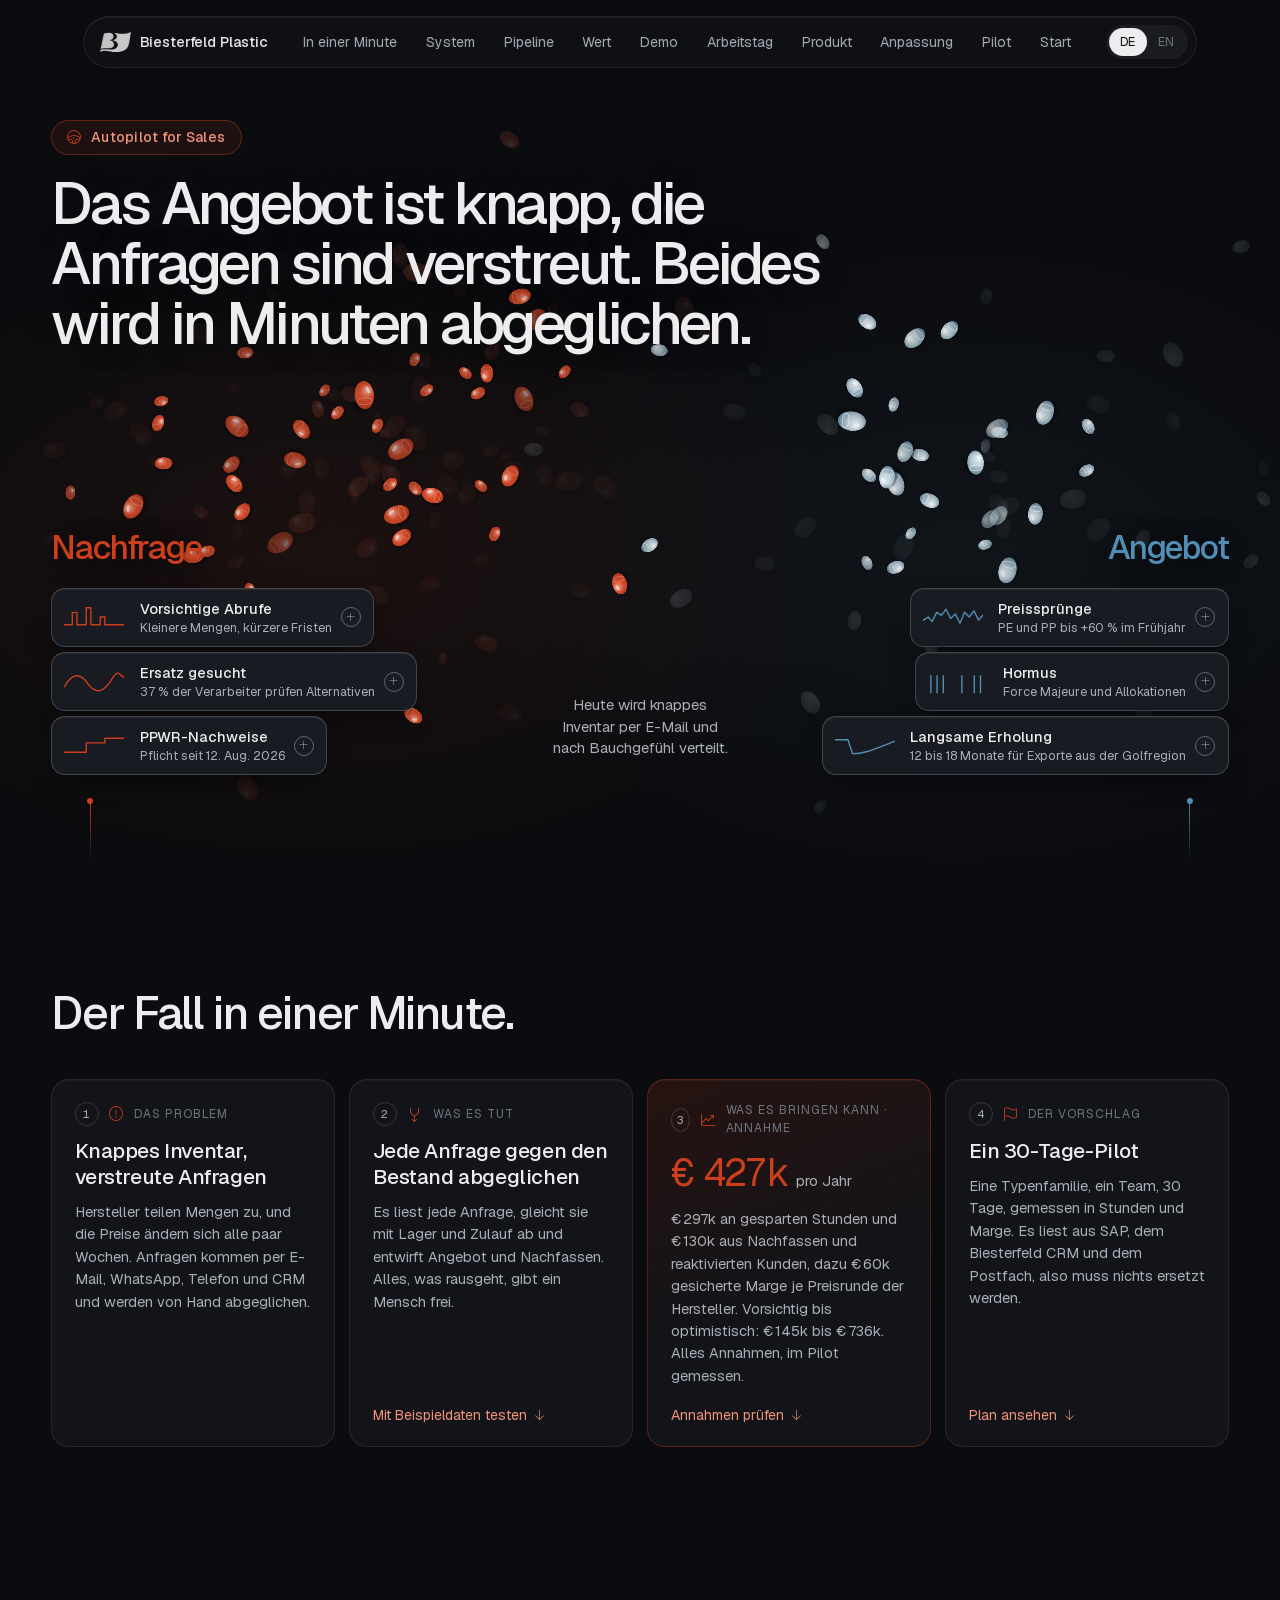
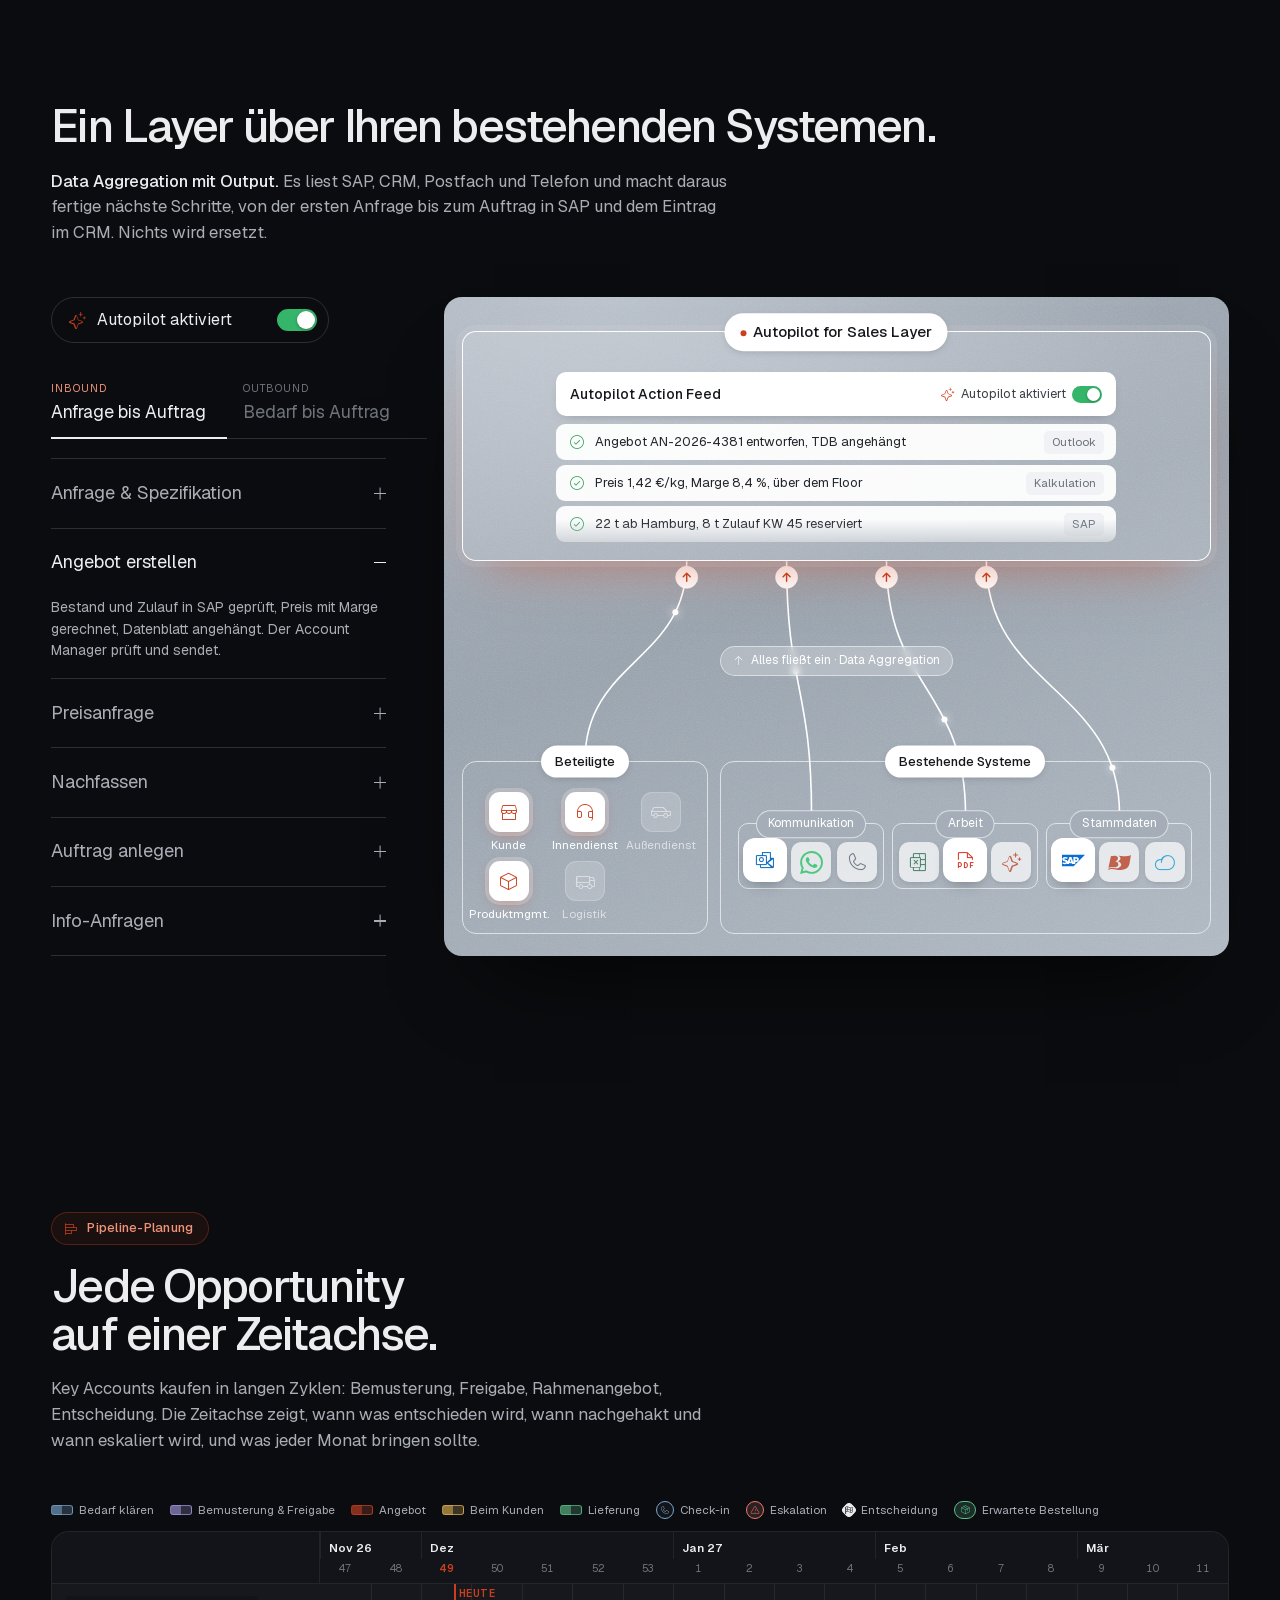
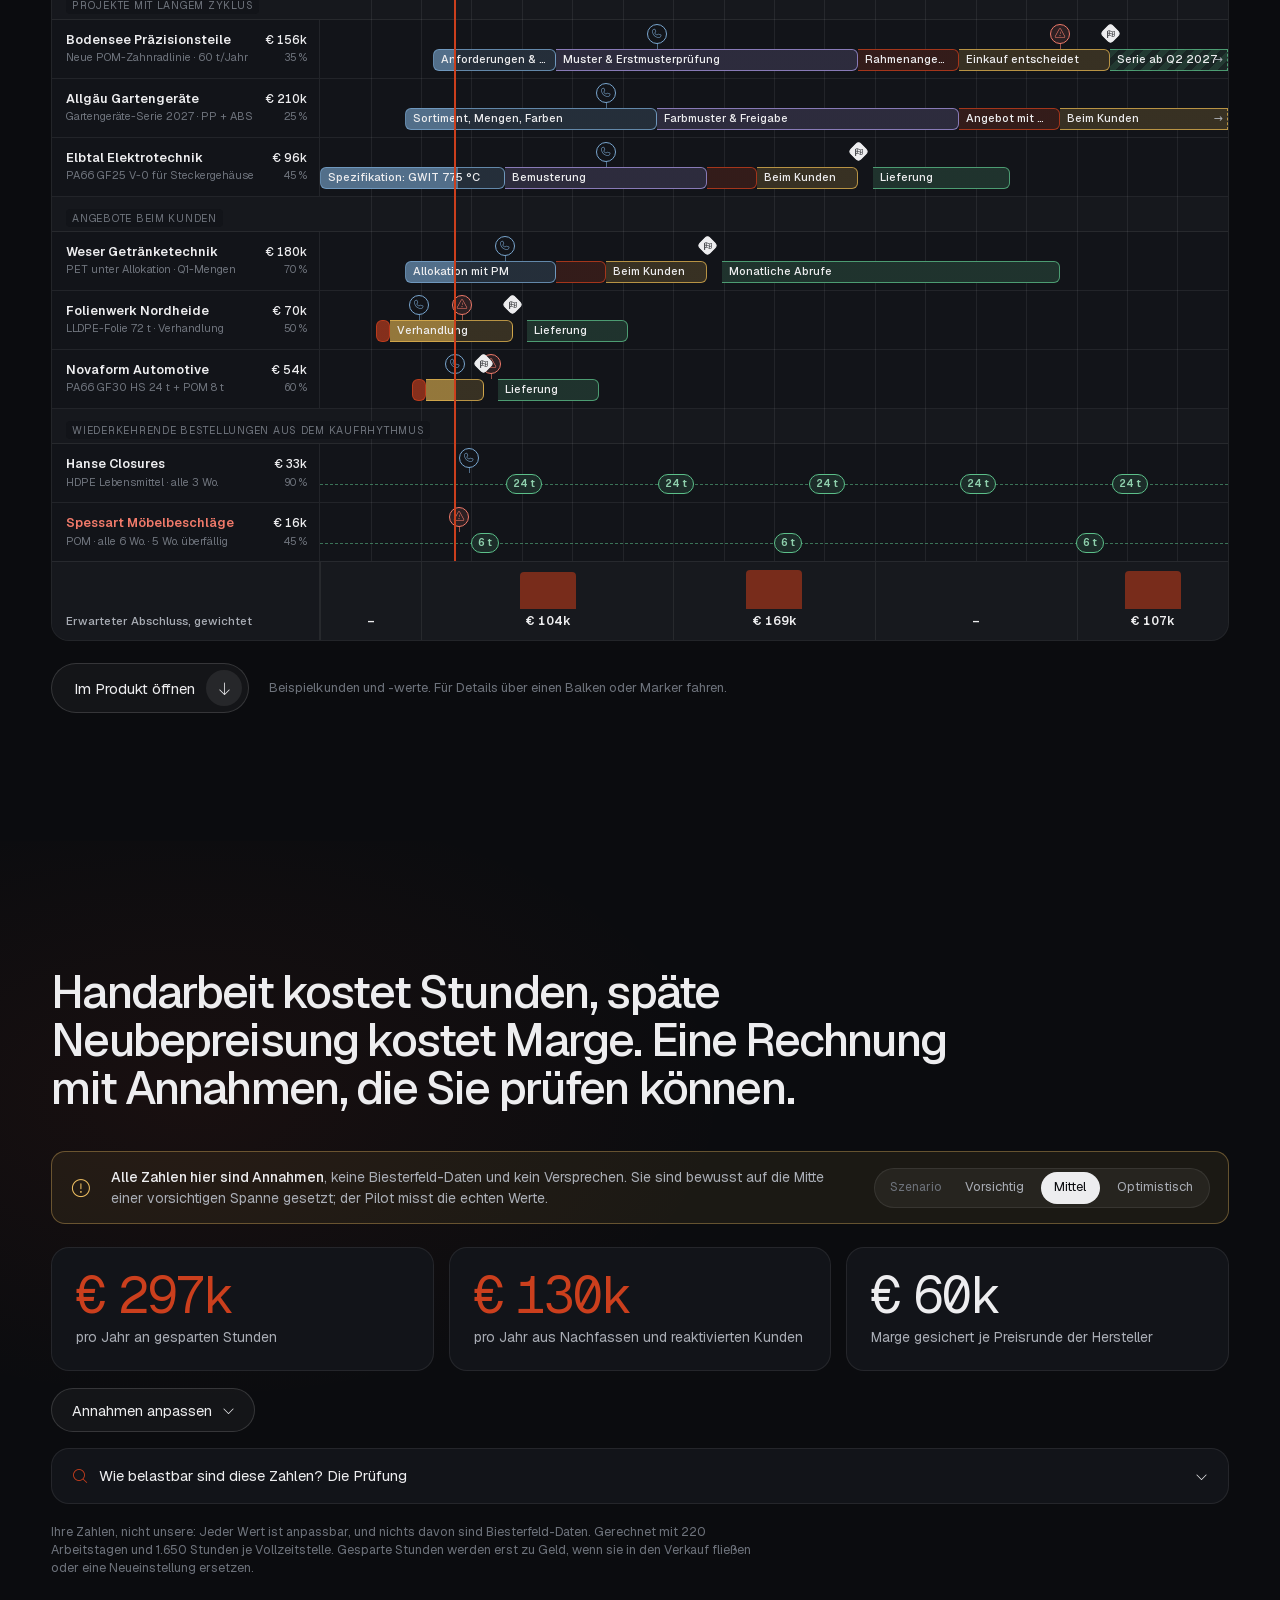
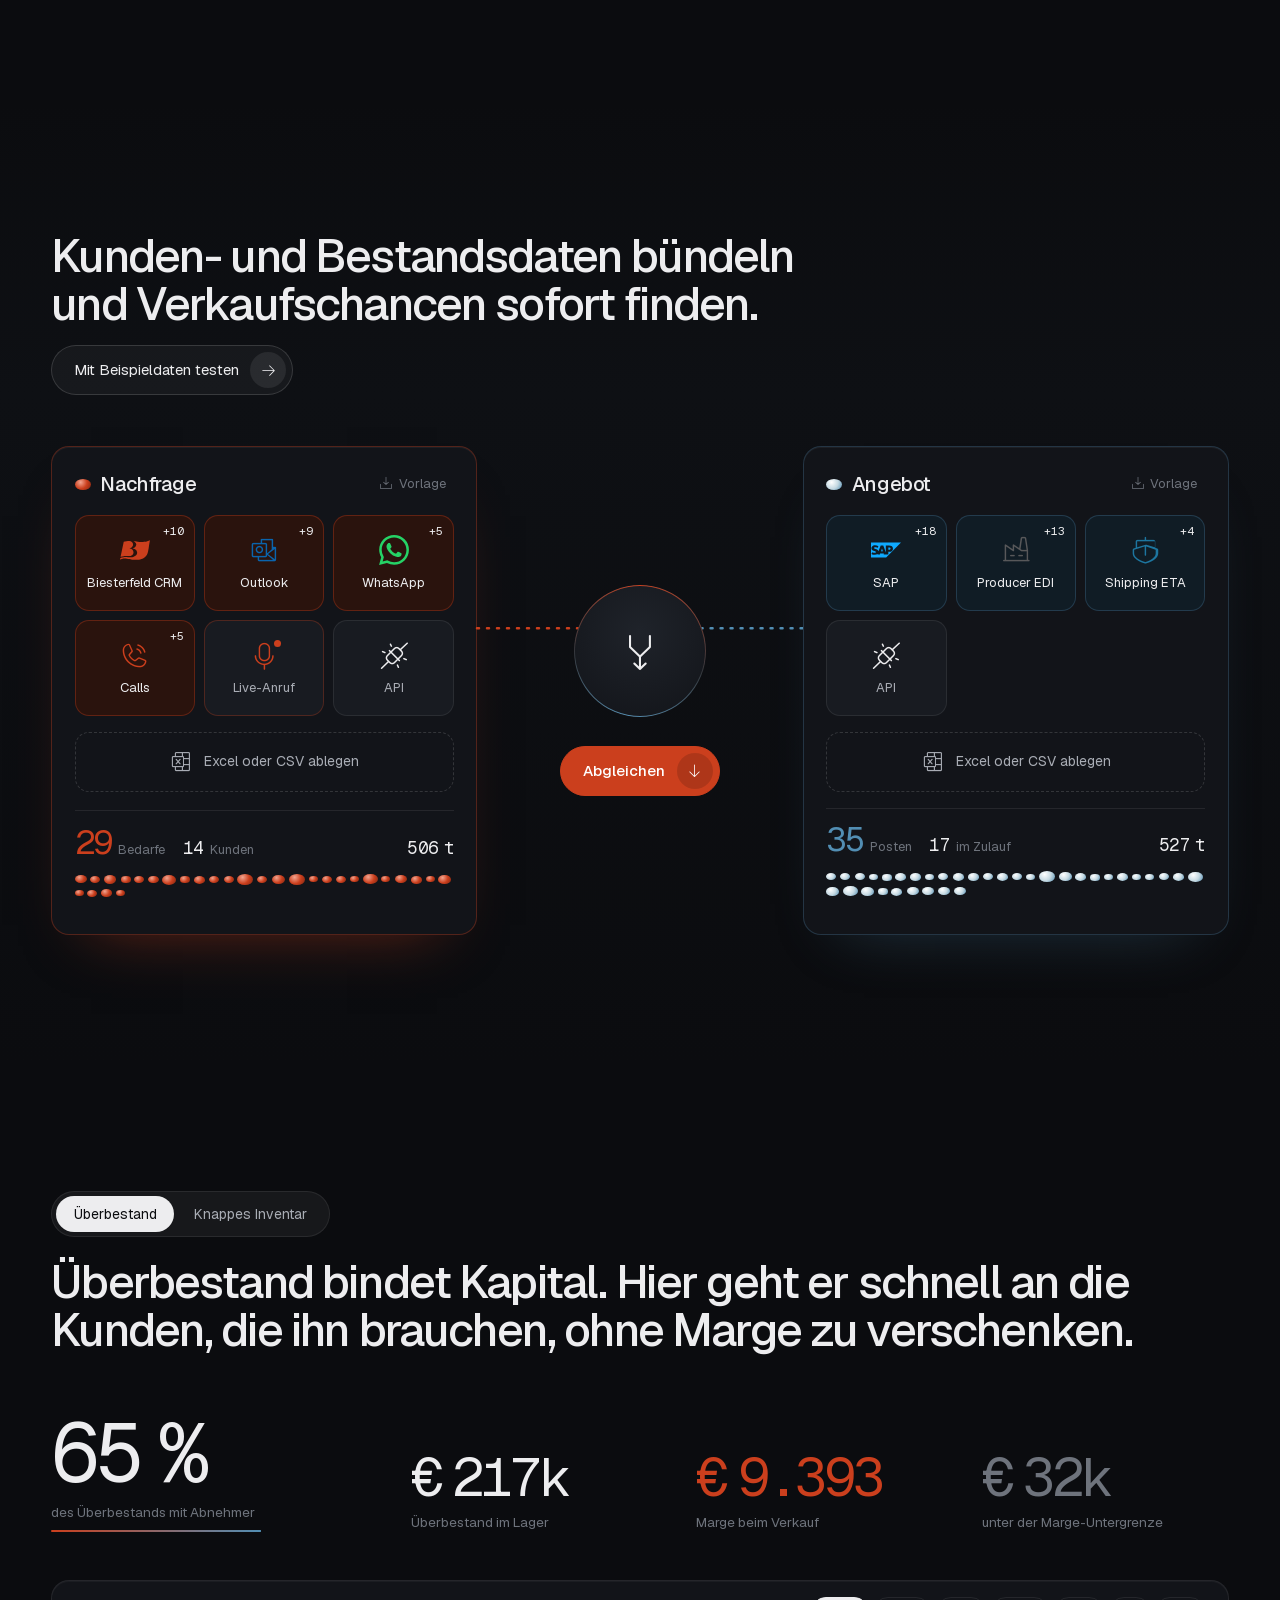
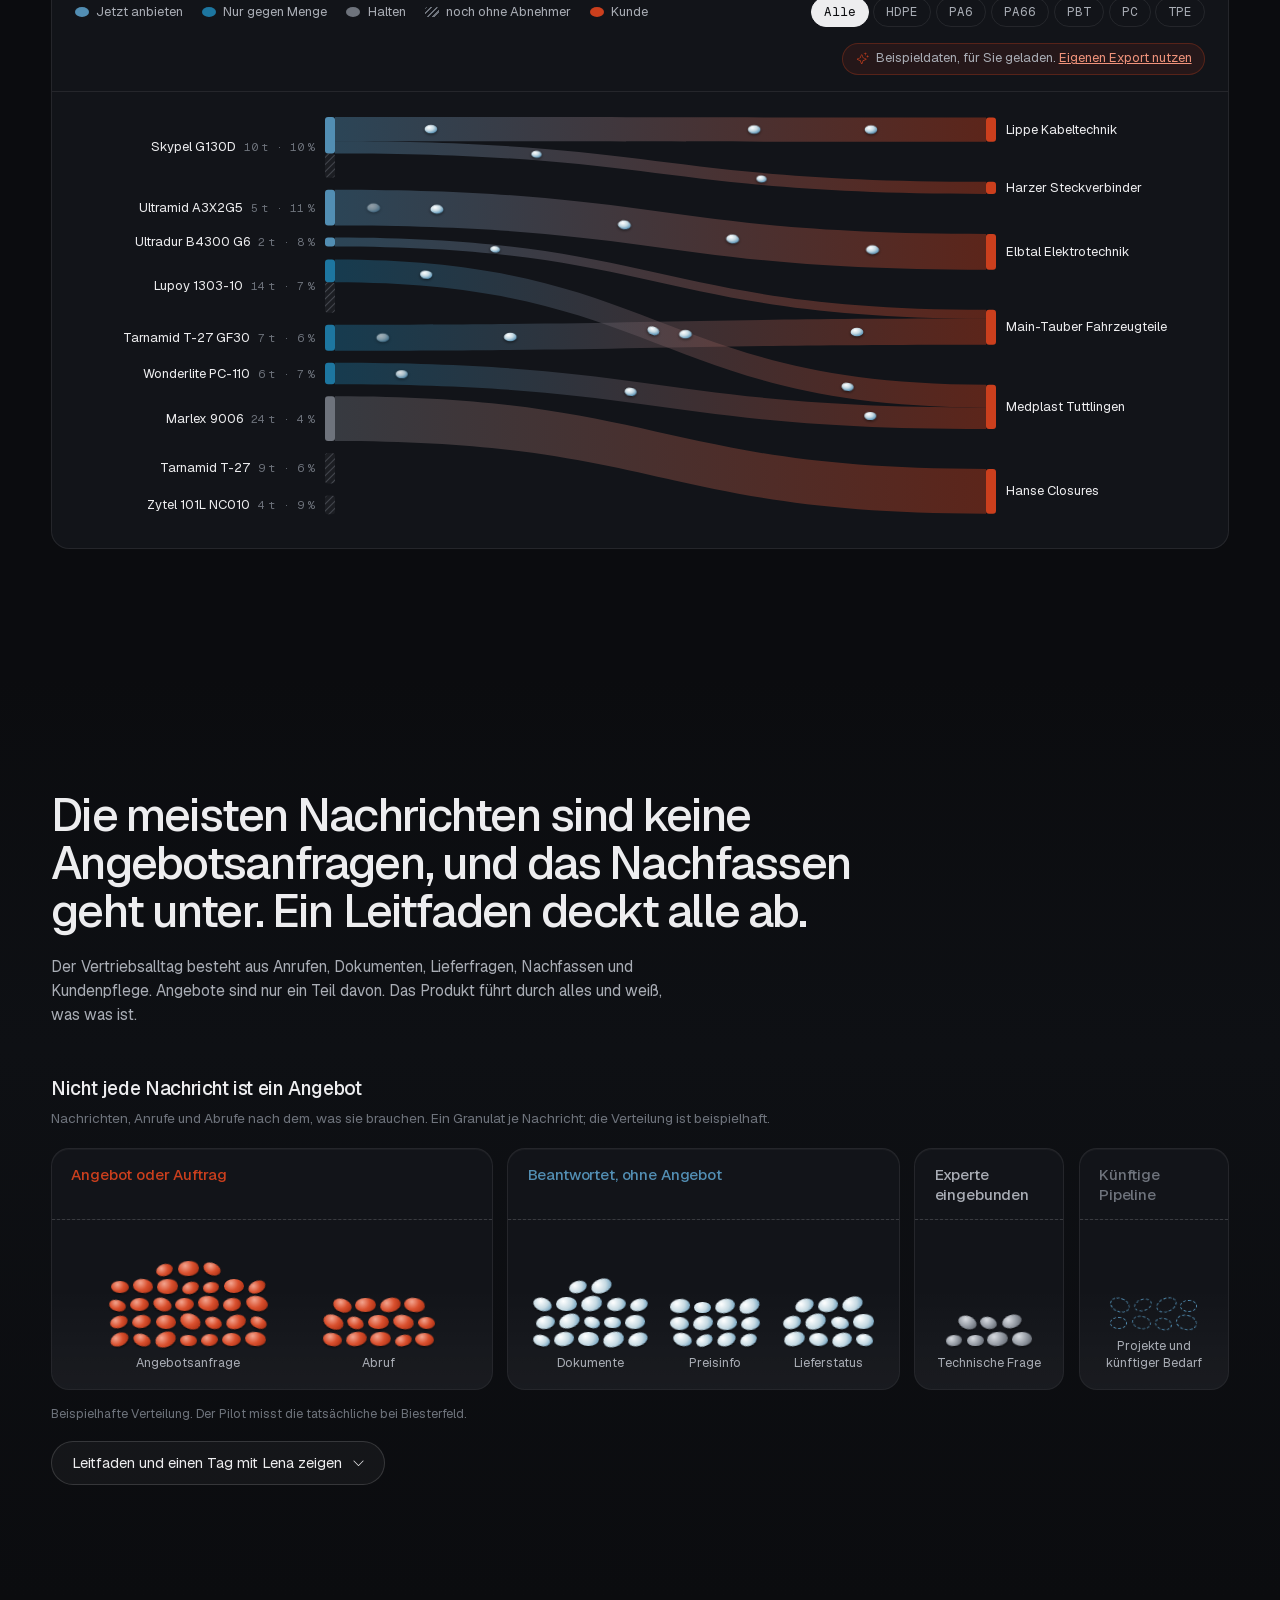
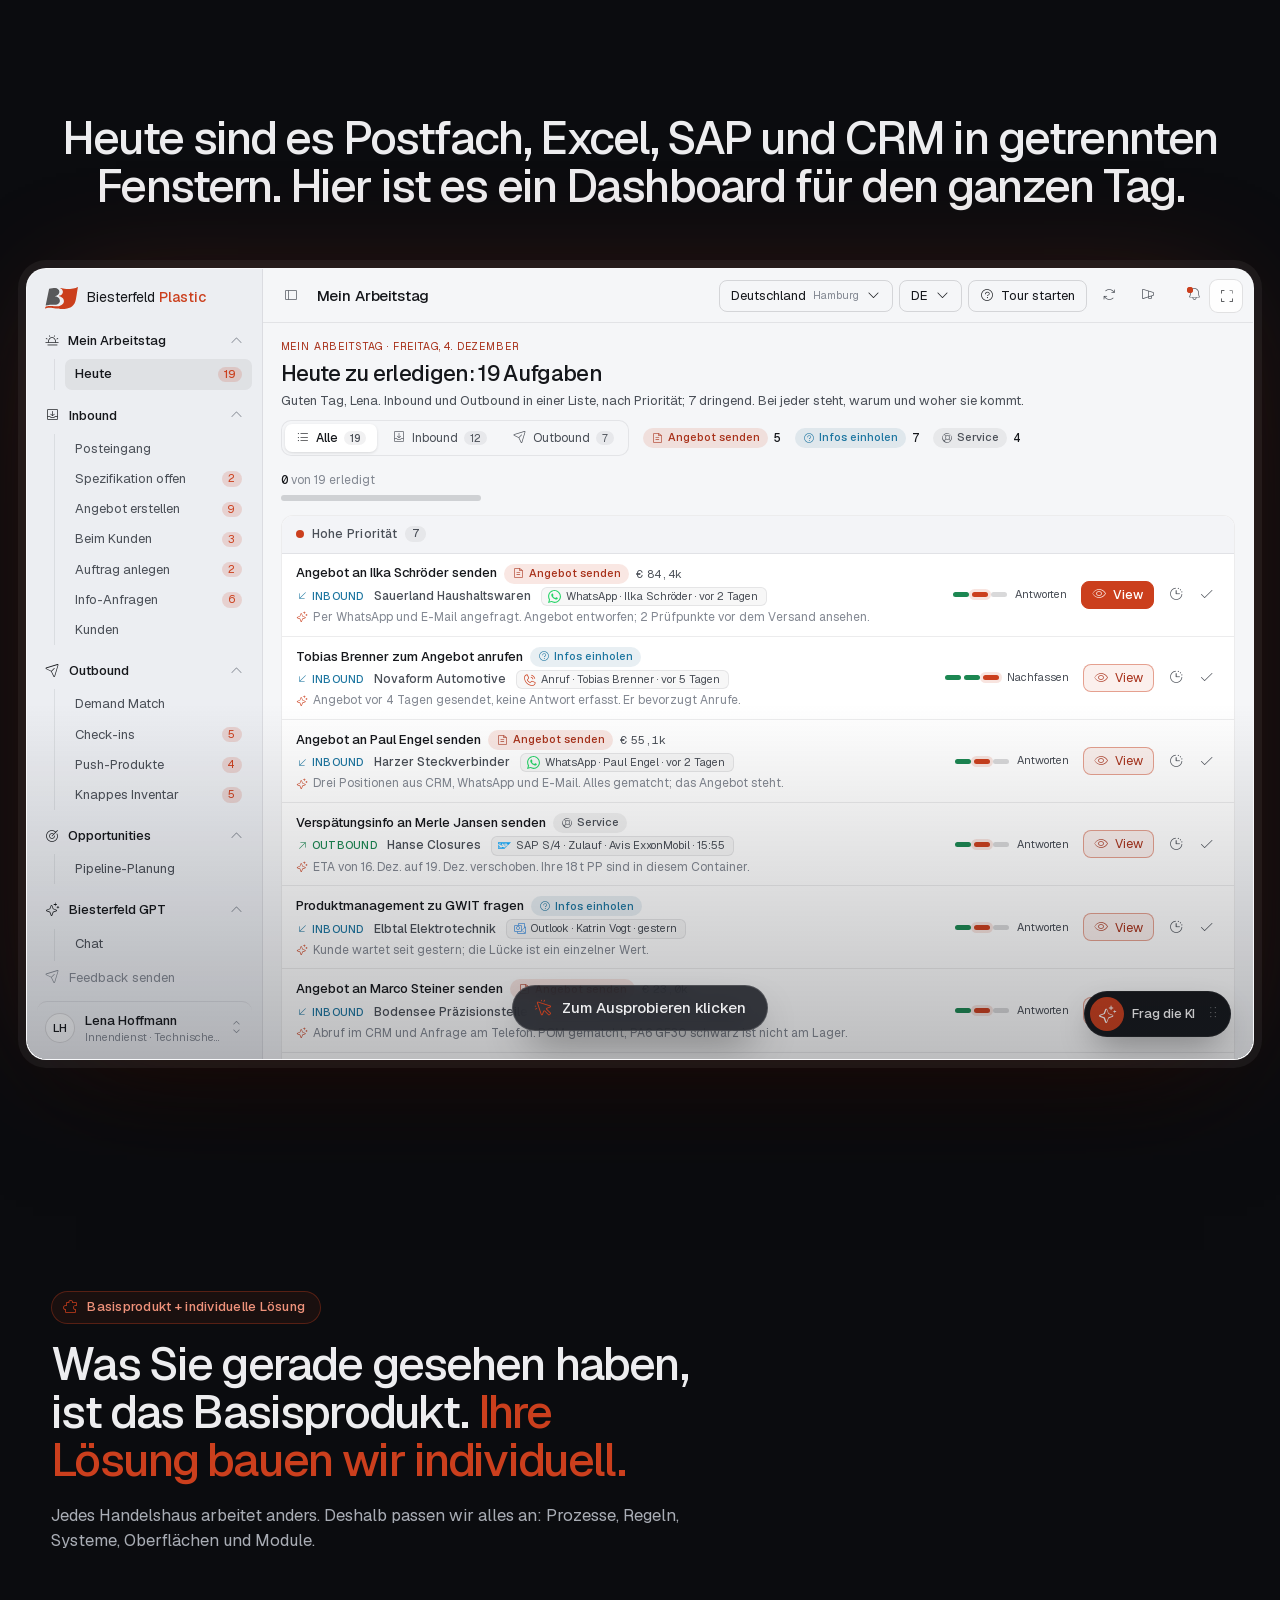
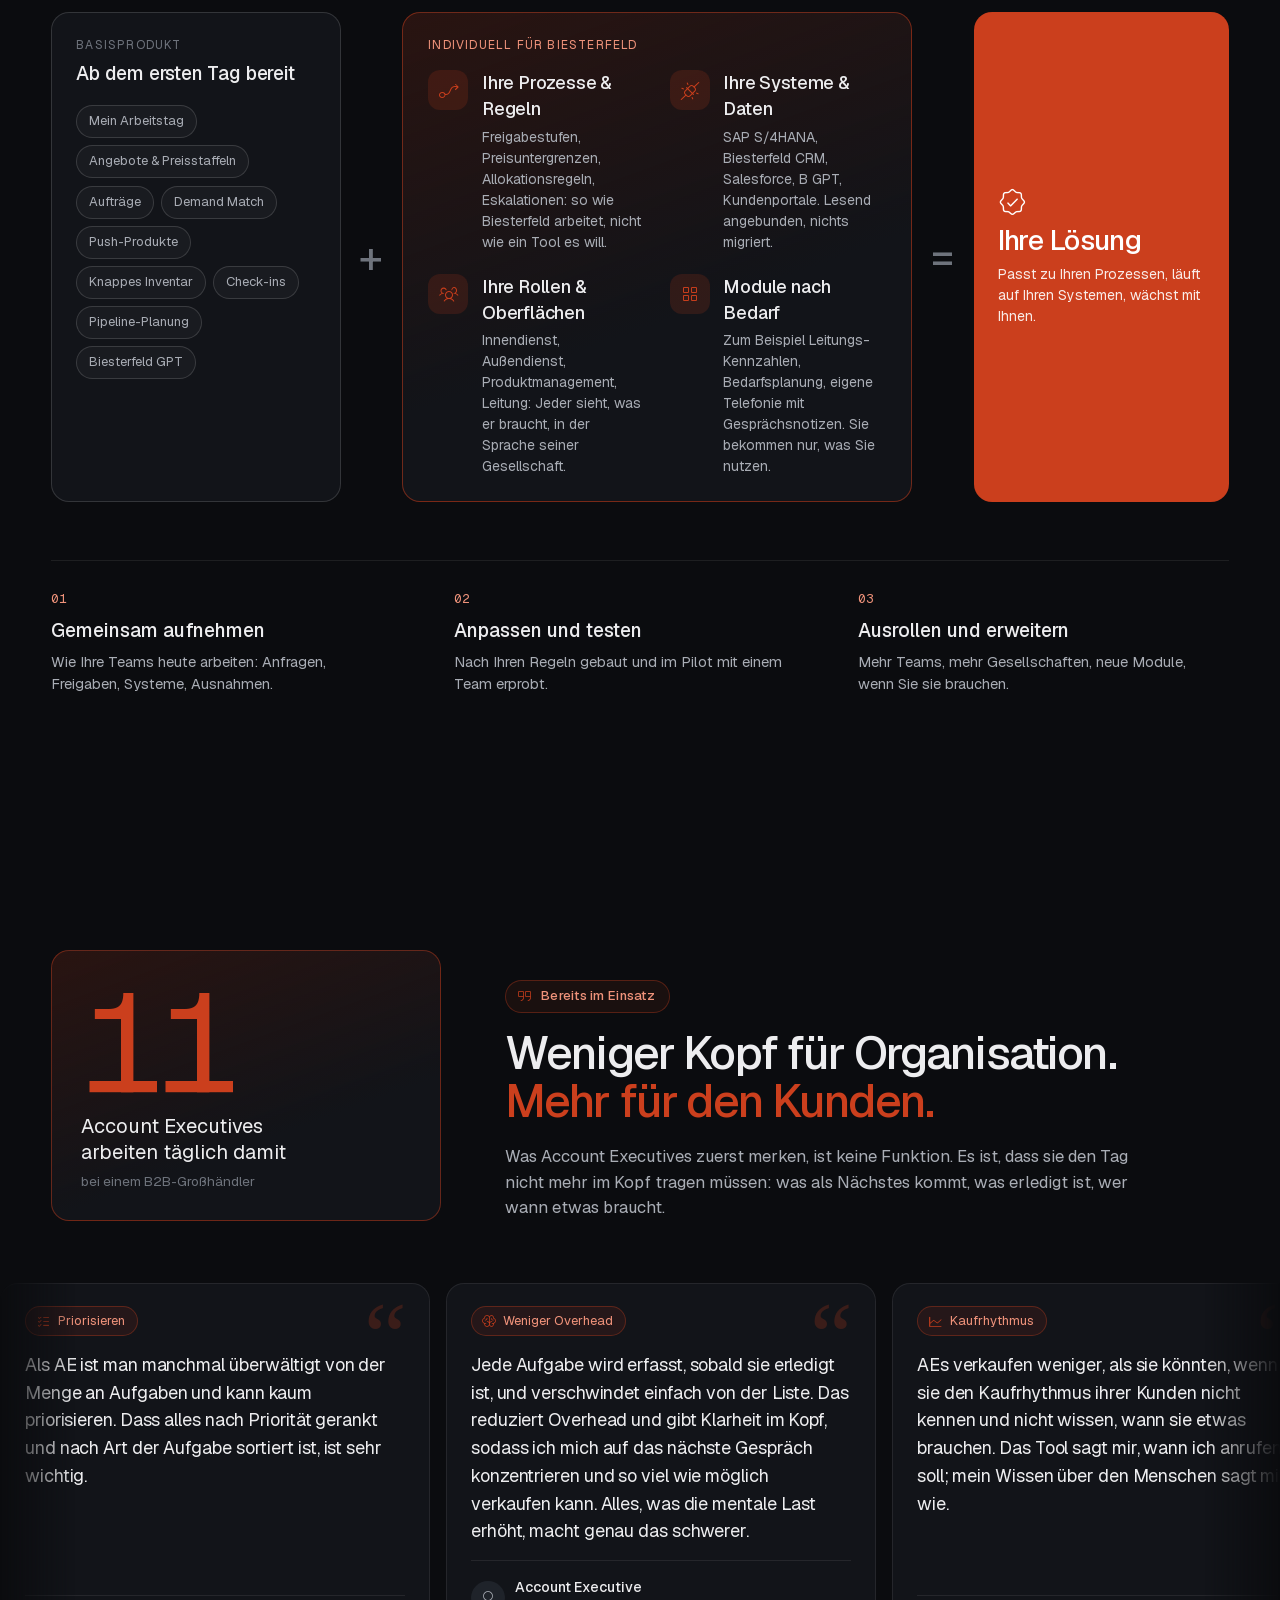
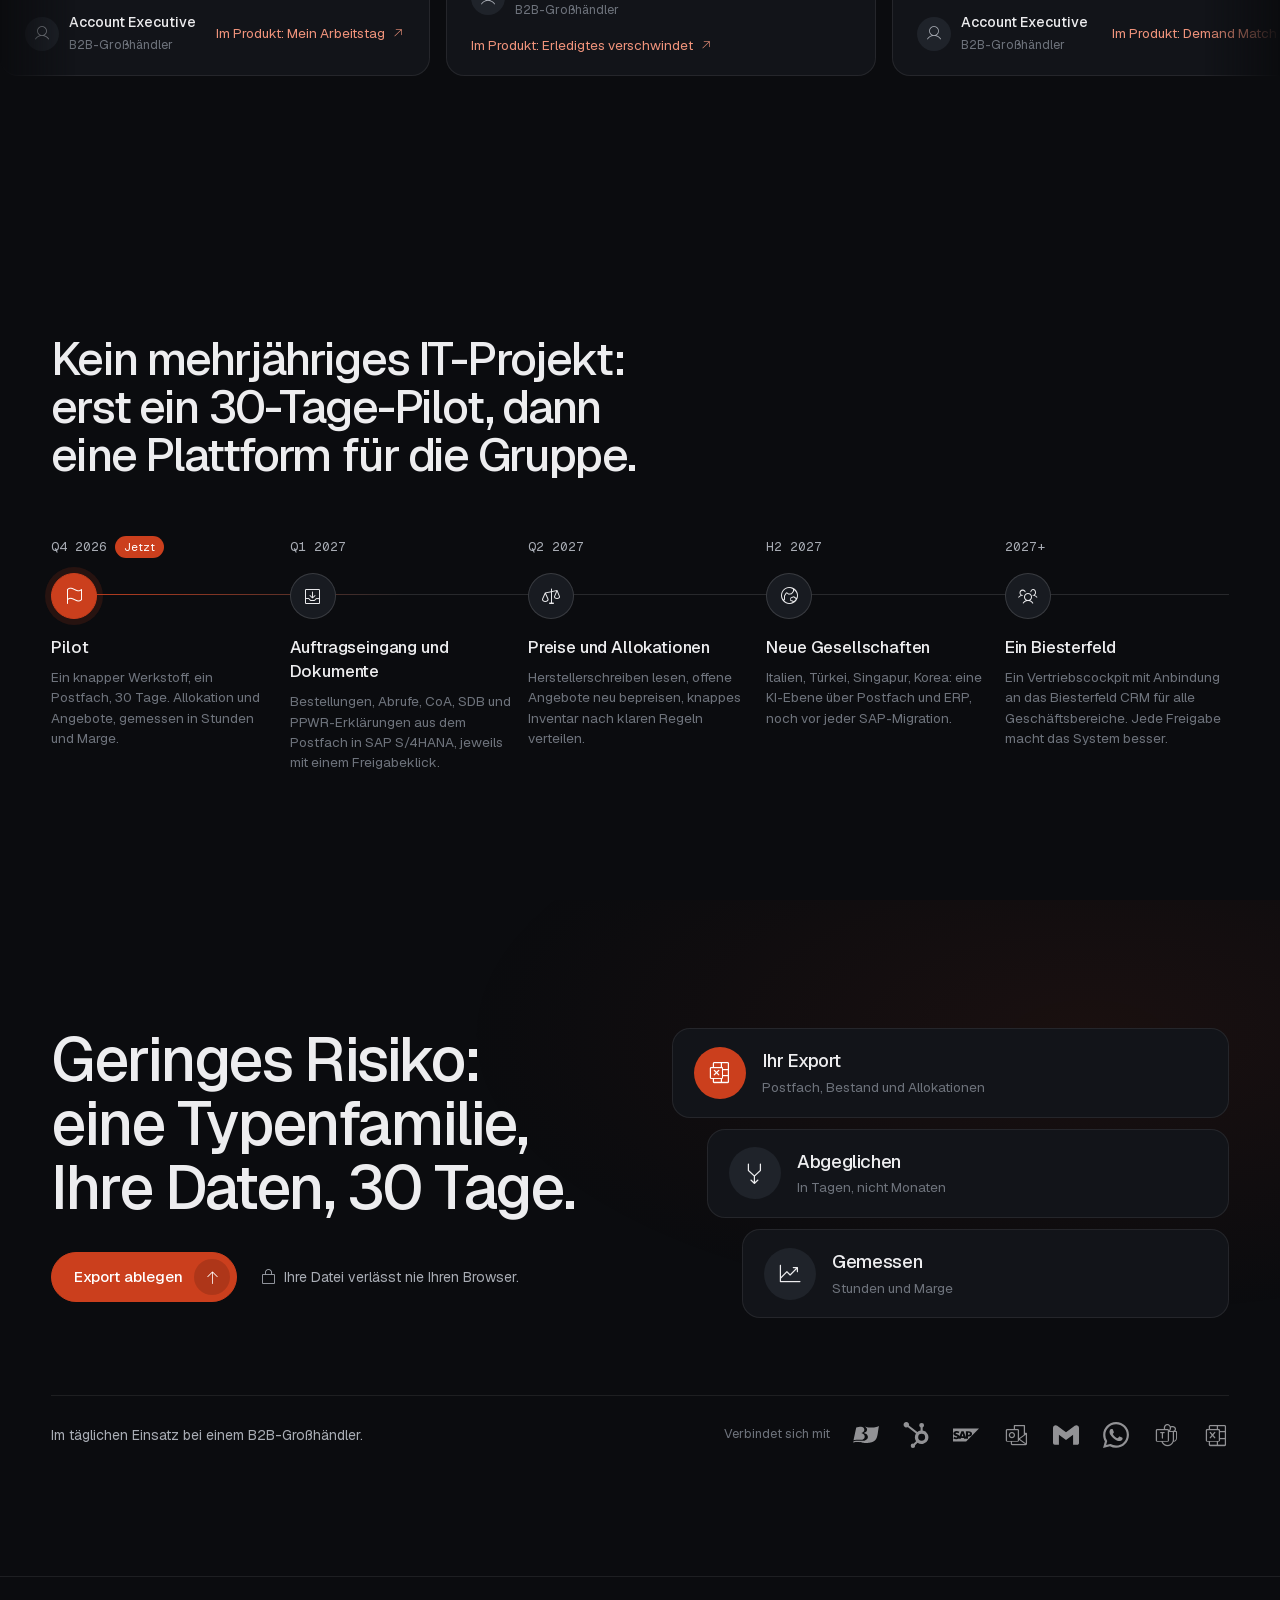
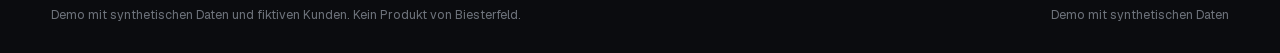
<file: index.html>
<!doctype html>
<html lang="de">
<head>
<meta charset="utf-8">
<meta name="robots" content="noindex, nofollow">
<meta name="viewport" content="width=device-width, initial-scale=1">
<meta name="theme-color" content="#0b0c0f">
<title>Biesterfeld Demo</title>
<link rel="icon" href="shared/logos/biesterfeld.svg">
<link rel="preload" href="shared/fonts/Geist-var.woff2" as="font" type="font/woff2" crossorigin>
<link rel="stylesheet" href="shared/vendor/phosphor/style.css?v=20261020h">
<link rel="stylesheet" href="shared/beauty/app.css?v=20261020h">
<link rel="stylesheet" href="shared/beauty/sections.css?v=20261020h">
<link rel="stylesheet" href="shared/beauty/ae.css?v=20261020h">
<link rel="stylesheet" href="shared/beauty/gantt.css?v=20261020h">
<link rel="stylesheet" href="shared/beauty/workday.css?v=20261020h">
<link rel="stylesheet" href="style.css?v=20261020h">
<link rel="stylesheet" href="brand.css?v=20261020h">
<link rel="stylesheet" href="shared/beauty/layer.css?v=20261020h">
<link rel="stylesheet" href="simple.css?v=20261020h">
<link rel="stylesheet" href="layers.css?v=20261020h">
<link rel="stylesheet" href="custom.css?v=20261020h">
<link rel="stylesheet" href="proof.css?v=20261020h">
<link rel="alternate" hreflang="de" href="https://richard-waldow.github.io/biesterfeld-demo/">
<link rel="alternate" hreflang="en" href="https://richard-waldow.github.io/biesterfeld-demo/en/">
</head>
<body>
<span id="top-sentinel" aria-hidden="true"></span>
<header class="top">
  <a class="brand" href="#what"><img src="shared/logos/biesterfeld.svg" alt=""><span>Biesterfeld Plastic</span></a>
  <nav class="nav" aria-label="Sections">
    <a href="#brief" data-t="nav_brief"></a><a href="#layer" data-t="nav_layer"></a><a href="#plan" data-t="nav_plan"></a><a href="#value" data-t="value"></a><a href="#how" data-t="nav_demo"></a><a href="#workday" data-t="workday"></a><a href="#play" data-t="product"></a><a href="#custom" data-t="nav_custom"></a><a href="#roadmap" data-t="nav_pilot"></a><a href="#start" data-t="start"></a>
  </nav>
  <div class="lang" role="group" aria-label="Language"><button data-lang="de">DE</button><button data-lang="en">EN</button></div>
</header>

<main>
  <!-- WHAT: the granulate field -->
  <section class="hero" id="what">
    <canvas id="granules" aria-hidden="true"></canvas>
    <div class="hero-in wrap">
      <div class="hero-title">
        <p class="hero-eyebrow reveal"><i class="ph-light ph-steering-wheel" aria-hidden="true"></i>Autopilot for Sales</p>
        <h1 class="reveal" data-t="h1"></h1>
      </div>
      <div class="sides">
        <div class="side side-d reveal">
          <h2 data-t="demand"></h2>
          <ul class="factors">
            <li><svg class="spark" viewBox="0 0 80 32"><path d="M2 26H12V10H18V26H30V4H36V26H48V16H54V26H78"/></svg><b data-t="f_calloff"></b><small data-t="f_calloff_s"></small></li>
            <li><svg class="spark" viewBox="0 0 80 32"><path d="M2 22C12 4 22 4 32 18S52 30 62 14S72 6 78 10"/></svg><b data-t="f_season"></b><small data-t="f_season_s"></small></li>
            <li><svg class="spark" viewBox="0 0 80 32"><path d="M2 24H30V12H54V6H78"/></svg><b data-t="f_reg"></b><small data-t="f_reg_s"></small></li>
          </ul>
          <span class="arrow-down" aria-hidden="true"><i></i></span>
        </div>
        <p class="glue reveal" data-t="glue"></p>
        <div class="side side-s reveal">
          <h2 data-t="supply"></h2>
          <ul class="factors">
            <li><svg class="spark" viewBox="0 0 80 32"><path d="M2 20L8 16L13 22L19 10L25 14L31 6L37 18L43 12L49 24L55 10L61 16L67 8L73 20L78 14"/></svg><b data-t="f_price"></b><small data-t="f_price_s"></small></li>
            <li><svg class="spark" viewBox="0 0 80 32"><path d="M5 30V8M13 30V8M21 30V8M45 30V8M61 30V8M69 30V8"/></svg><b data-t="f_fm"></b><small data-t="f_fm_s"></small></li>
            <li><svg class="spark" viewBox="0 0 80 32"><path d="M2 8H18L24 26C42 26 56 18 78 10"/></svg><b data-t="f_freight"></b><small data-t="f_freight_s"></small></li>
          </ul>
          <span class="arrow-down" aria-hidden="true"><i></i></span>
        </div>
      </div>
    </div>
  </section>

  <!-- IN ONE MINUTE: problem, what it does, what it is worth, the ask (simple.js) -->
  <section class="sec sec-brief" id="brief"></section>

  <!-- AUTOPILOT FOR SALES: one layer on top of the existing systems, drawn GeneralMind-style with an action feed (layers.js, this version only) -->
  <section class="sec sec-layer" id="layer"></section>

  <!-- PIPELINE PLANNING: every opportunity on one timeline (layer.js + gantt.js) -->
  <section class="sec sec-plan" id="plan"></section>

  <!-- VALUE: hours and margin, results first -->
  <section class="sec sec-value" id="value"></section>

  <!-- HOW -->
  <section class="sec sec-how" id="how">
    <div class="wrap">
      <div class="how-head reveal">
        <h2 class="h2" data-t="h2_how"></h2>
        <button class="btn btn-quiet" id="sample-all"><span data-t="sample"></span><span class="btn-ic"><i class="ph-light ph-arrow-right"></i></span></button>
      </div>
      <div class="how-grid">
        <div class="panel panel-d reveal" data-side="demand">
          <div class="panel-head"><span class="pellet"></span><b data-t="demand"></b><button class="tmpl" type="button"><i class="ph-light ph-download-simple"></i><span data-t="template"></span></button></div>
          <div class="sources"></div>
          <label class="drop"><input type="file" accept=".xlsx,.xls,.csv" hidden><i class="ph-light ph-microsoft-excel-logo"></i><span data-t="drop"></span></label>
          <form class="api" hidden><input type="url" required data-tp="api_ph"><button class="btn btn-small" data-t="go"></button></form>
          <div class="loaded">
            <div class="count"><b class="n">0</b><span data-t="needs"></span><b class="n2">0</b><span data-t="customers"></span><b class="n3"></b></div>
            <div class="dots"></div>
            <div class="files"></div>
          </div>
        </div>
        <div class="engine reveal">
          <svg class="feeds" viewBox="0 0 300 300" preserveAspectRatio="none" aria-hidden="true"><path class="feed feed-d" d="M0 150H150"/><path class="feed feed-s" d="M300 150H150"/></svg>
          <div class="core" id="core"><i class="ph-light ph-arrows-merge"></i></div>
          <button class="btn btn-primary" id="run" disabled><span data-t="match"></span><span class="btn-ic"><i class="ph-light ph-arrow-down"></i></span></button>
        </div>
        <div class="panel panel-s reveal" data-side="supply">
          <div class="panel-head"><span class="pellet"></span><b data-t="supply"></b><button class="tmpl" type="button"><i class="ph-light ph-download-simple"></i><span data-t="template"></span></button></div>
          <div class="sources"></div>
          <label class="drop"><input type="file" accept=".xlsx,.xls,.csv" hidden><i class="ph-light ph-microsoft-excel-logo"></i><span data-t="drop"></span></label>
          <form class="api" hidden><input type="url" required data-tp="api_ph_s"><button class="btn btn-small" data-t="go"></button></form>
          <div class="loaded">
            <div class="count"><b class="n">0</b><span data-t="lots"></span><b class="n2">0</b><span data-t="inbound"></span><b class="n3"></b></div>
            <div class="dots"></div>
            <div class="files"></div>
          </div>
        </div>
      </div>
    </div>
  </section>

  <!-- RESULT -->
  <section class="sec sec-result" id="result">
    <div class="wrap">
      <h2 class="h2 reveal" data-t="h2_result"></h2>
      <div class="kpis reveal">
        <div class="kpi kpi-cov"><b id="k-cov">-</b><span data-t="k_cov"></span><i class="meter"><i id="k-cov-bar"></i></i></div>
        <div class="kpi"><b id="k-val">-</b><span data-t="k_val"></span></div>
        <div class="kpi kpi-margin"><b id="k-margin">-</b><span data-t="k_margin"></span></div>
        <div class="kpi kpi-gap"><b id="k-gap">-</b><span data-t="k_gap"></span></div>
      </div>
      <div class="chart-wrap reveal">
        <div class="chart-bar">
          <div class="legend"><span class="lg lg-d" data-t="demand"></span><span class="lg lg-gap" data-t="k_gap"></span><span class="lg lg-s" data-t="supply"></span></div>
          <div class="filters" id="filters"></div>
        </div>
        <div class="chart" id="chart">
          <svg id="sankey" aria-label="Demand to supply matches"></svg>
          <div class="empty" id="empty"><button class="btn btn-primary" id="sample-run"><span data-t="sample"></span><span class="btn-ic"><i class="ph-light ph-arrow-right"></i></span></button></div>
        </div>
      </div>
    </div>
  </section>

  <!-- WORKDAY: the whole job, not just the offer -->
  <section class="sec-workday" id="workday"></section>

  <!-- PRODUCT: play with it -->
  <section class="sec-play" id="play"></section>

  <!-- BASE PRODUCT + CUSTOMISED SOLUTION: what was just tried is the base; every solution is customised (custom.js) -->
  <section class="sec sec-custom" id="custom"></section>

  <!-- ALREADY IN USE: 11 account executives, and what one of them says it changes (proof.js) -->
  <section class="sec sec-proof" id="proof"></section>


  <!-- PLAN: Q4 2026 into 2027 -->
  <section class="sec sec-roadmap" id="roadmap"></section>

  <!-- START -->
  <section class="sec sec-start" id="start">
    <div class="wrap">
      <div class="start-grid">
        <div>
          <h2 class="h2 reveal" data-t="h2_start"></h2>
          <div class="start-row reveal">
            <button class="btn btn-primary" id="start-cta"><span data-t="start_cta"></span><span class="btn-ic"><i class="ph-light ph-arrow-up"></i></span></button>
            <p class="private"><i class="ph-light ph-lock-simple"></i><span data-t="private"></span></p>
          </div>
        </div>
        <ol class="steps reveal">
          <li><i class="ph-light ph-microsoft-excel-logo"></i><b data-t="st_1"></b><span data-t="st_1s"></span></li>
          <li><i class="ph-light ph-arrows-merge"></i><b data-t="st_2"></b><span data-t="st_2s"></span></li>
          <li><i class="ph-light ph-chart-line-up"></i><b data-t="st_3"></b><span data-t="st_3s"></span></li>
        </ol>
      </div>
      <div class="trust reveal">
        <p class="proof" data-t="proof"></p>
        <div class="integ"><span data-t="connects"></span><ul id="integrations"></ul></div>
      </div>
    </div>
  </section>
</main>

<footer class="foot"><span data-t="foot"></span><span class="demo-mark" data-t="demo"></span></footer>
<div class="tip" id="tip" role="tooltip" hidden></div>

<script>window.SHARED_BASE = 'shared/'; window.PAGE_LANG = 'de'; window.STATIC_SITE = true; window.LANG_URLS = { de: './', en: 'en/' };</script>
<script>window.CALLS_SHOWN = 5; // one large card plus four</script>
<script>
  // version 2, for a CFO reading it the first time: the same content, the money and the ask first, details one click away
  window.PAGE = { compactValue: true, compactWorkday: true, ownLayer: true }; // version 4: #layer is drawn by layers.js
</script>
<script>
  // headings: the problem, then what the product does about it (this page only; the shared scripts fall back to their own words)
  window.UI_TEXT = {
    en: {
      h1: 'Supply is scarce and requests are scattered. Both are matched in minutes.',
      h2_how: 'Aggregate client and inventory data to find sales opportunities instantly.',
      h2_result: 'Scarce supply is shared out by gut feel. Here it goes to the right customers, at the best margin.',
      h2_workday: 'Most messages are not quotes, and follow-ups slip. One guide covers every request.',
      h2_play: 'Today it is inbox, Excel, SAP and CRM in separate windows. Here it is one dashboard for the day.',
      h2_value: 'Manual work costs hours, late repricing costs margin. A calculation on assumptions you can check.',
      h2_roadmap: 'No multi-year IT project: a 30-day pilot first, then one platform for the group.',
      h2_start: 'Low risk to try: one grade family, your data, 30 days.',
      nav_brief: 'In one minute', nav_layer: 'System', nav_plan: 'Pipeline', nav_custom: 'Custom', nav_demo: 'Demo', nav_pilot: 'Pilot',
    },
    de: {
      h1: 'Das Angebot ist knapp, die Anfragen sind verstreut. Beides wird in Minuten abgeglichen.',
      h2_how: 'Kunden- und Bestandsdaten bündeln und Verkaufschancen sofort finden.',
      h2_result: 'Knappes Inventar wird nach Bauchgefühl verteilt. Hier geht es an die richtigen Kunden, zur besten Marge.',
      h2_workday: 'Die meisten Nachrichten sind keine Angebotsanfragen, und das Nachfassen geht unter. Ein Leitfaden deckt alle ab.',
      h2_play: 'Heute sind es Postfach, Excel, SAP und CRM in getrennten Fenstern. Hier ist es ein Dashboard für den ganzen Tag.',
      h2_value: 'Handarbeit kostet Stunden, späte Neubepreisung kostet Marge. Eine Rechnung mit Annahmen, die Sie prüfen können.',
      h2_roadmap: 'Kein mehrjähriges IT-Projekt: erst ein 30-Tage-Pilot, dann eine Plattform für die Gruppe.',
      h2_start: 'Geringes Risiko: eine Typenfamilie, Ihre Daten, 30 Tage.',
      nav_brief: 'In einer Minute', nav_layer: 'System', nav_plan: 'Pipeline', nav_custom: 'Anpassung', nav_demo: 'Demo', nav_pilot: 'Pilot',
    },
  };
</script>
<script src="shared/vendor/xlsx.full.min.js?v=20261020h"></script>
<script src="shared/config.js?v=20261020h"></script>
<script src="shared/data/sample.js?v=20261020h"></script>
<script src="shared/engine.js?v=20261020h"></script>
<script src="shared/ui.js?v=20261020h"></script>
<script src="shared/call.js?v=20261020h"></script>
<script src="shared/value.js?v=20261020h"></script>
<script src="shared/beauty/gantt.js?v=20261020h"></script>
<script src="shared/beauty/ae.js?v=20261020h"></script>
<script src="shared/beauty/app.js?v=20261020h"></script>
<script src="shared/beauty/workday.js?v=20261020h"></script>
<script src="shared/beauty/sections.js?v=20261020h"></script>
<script src="shared/beauty/factors.js?v=20261020h"></script>
<script src="hero.js?v=20261020h"></script>
<script src="shared/beauty/layer.js?v=20261020h"></script>
<script src="simple.js?v=20261020h"></script>
<script src="layers.js?v=20261020h"></script>
<script src="custom.js?v=20261020h"></script>
<script src="proof.js?v=20261020h"></script>
</body>
</html>
</file>
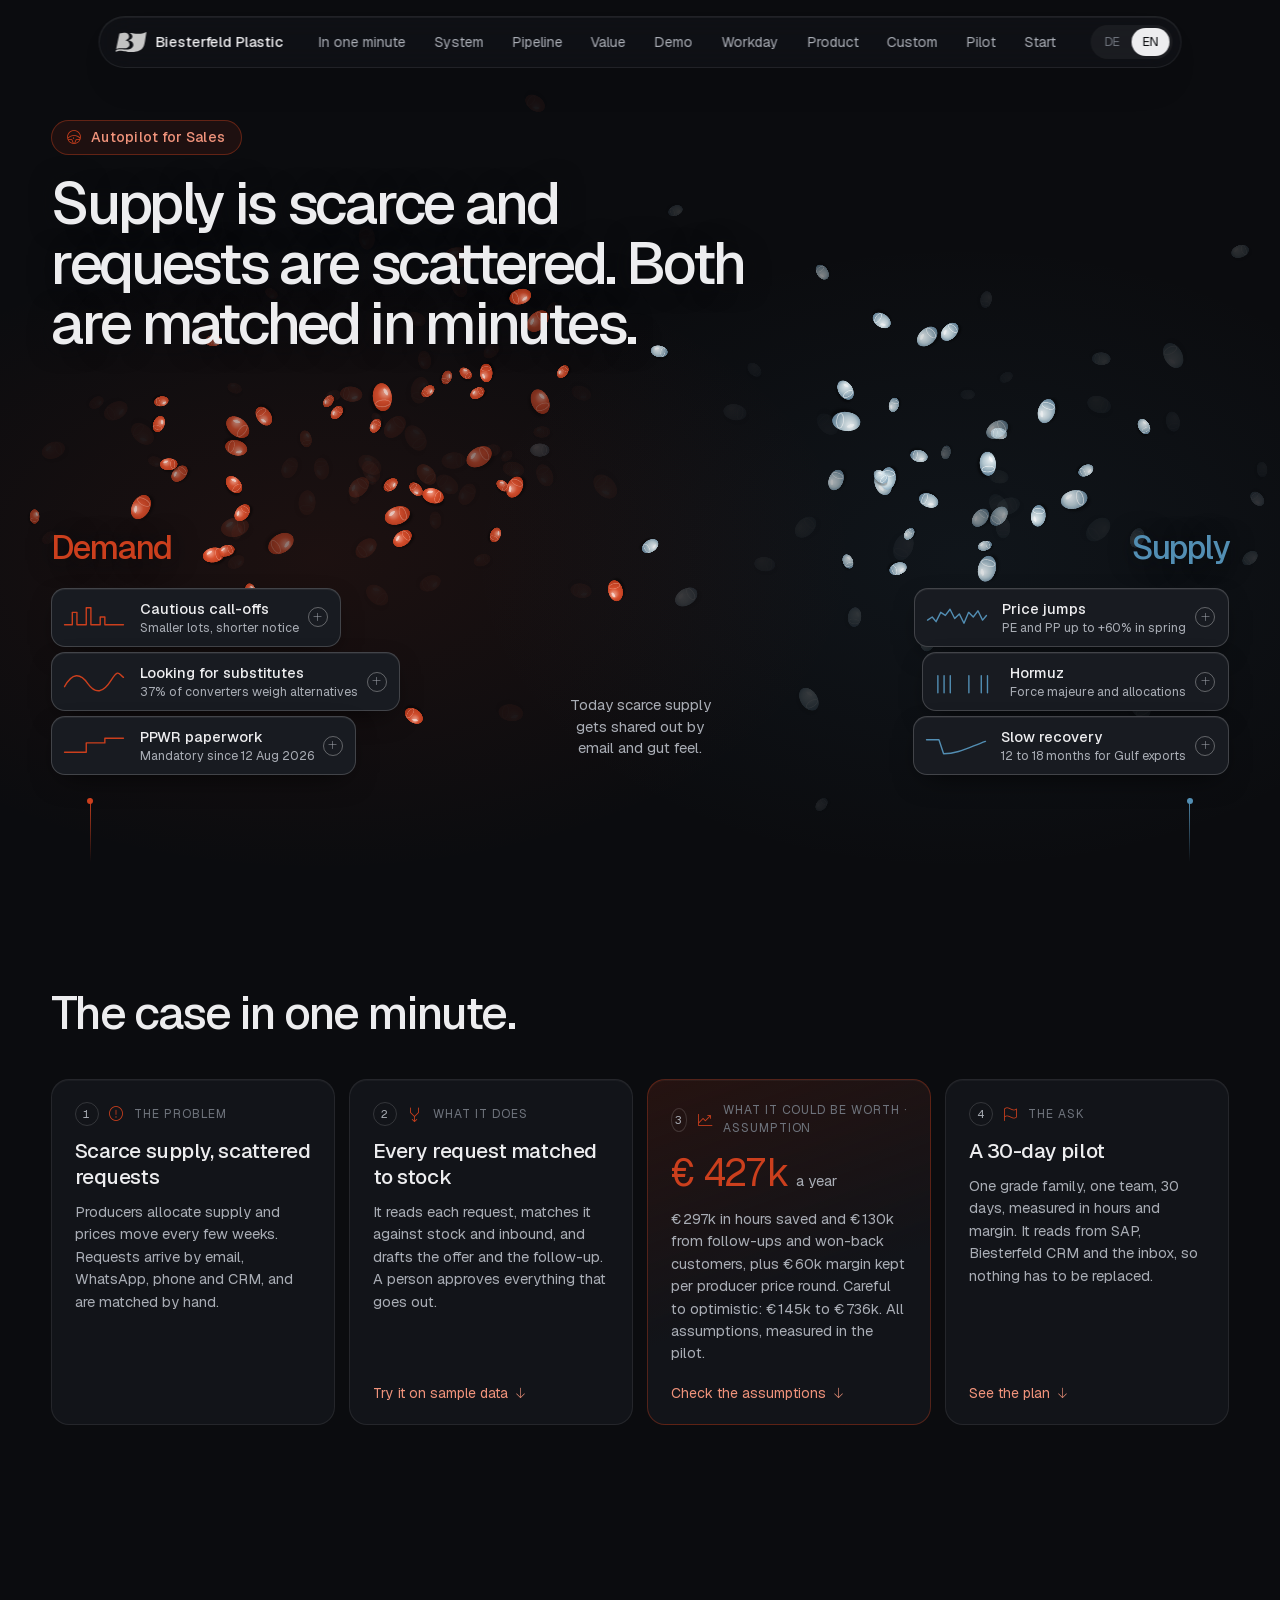
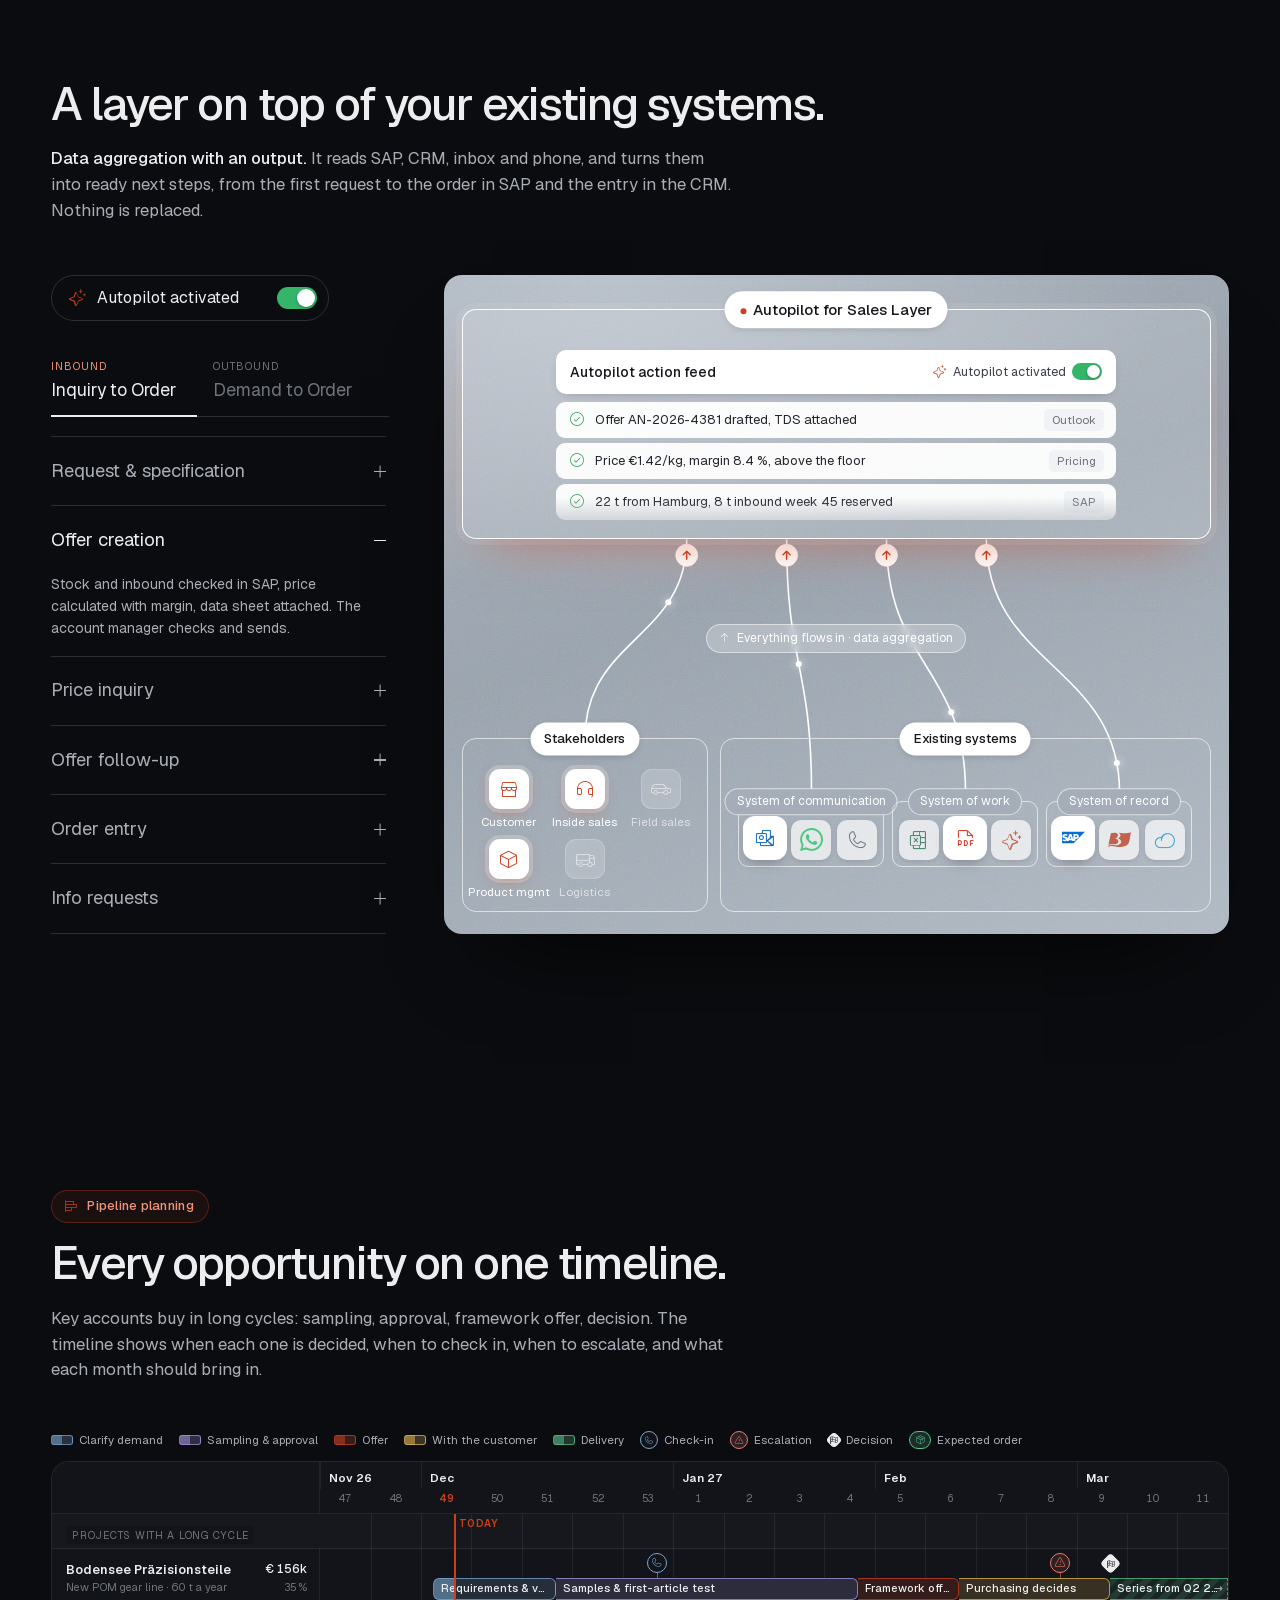
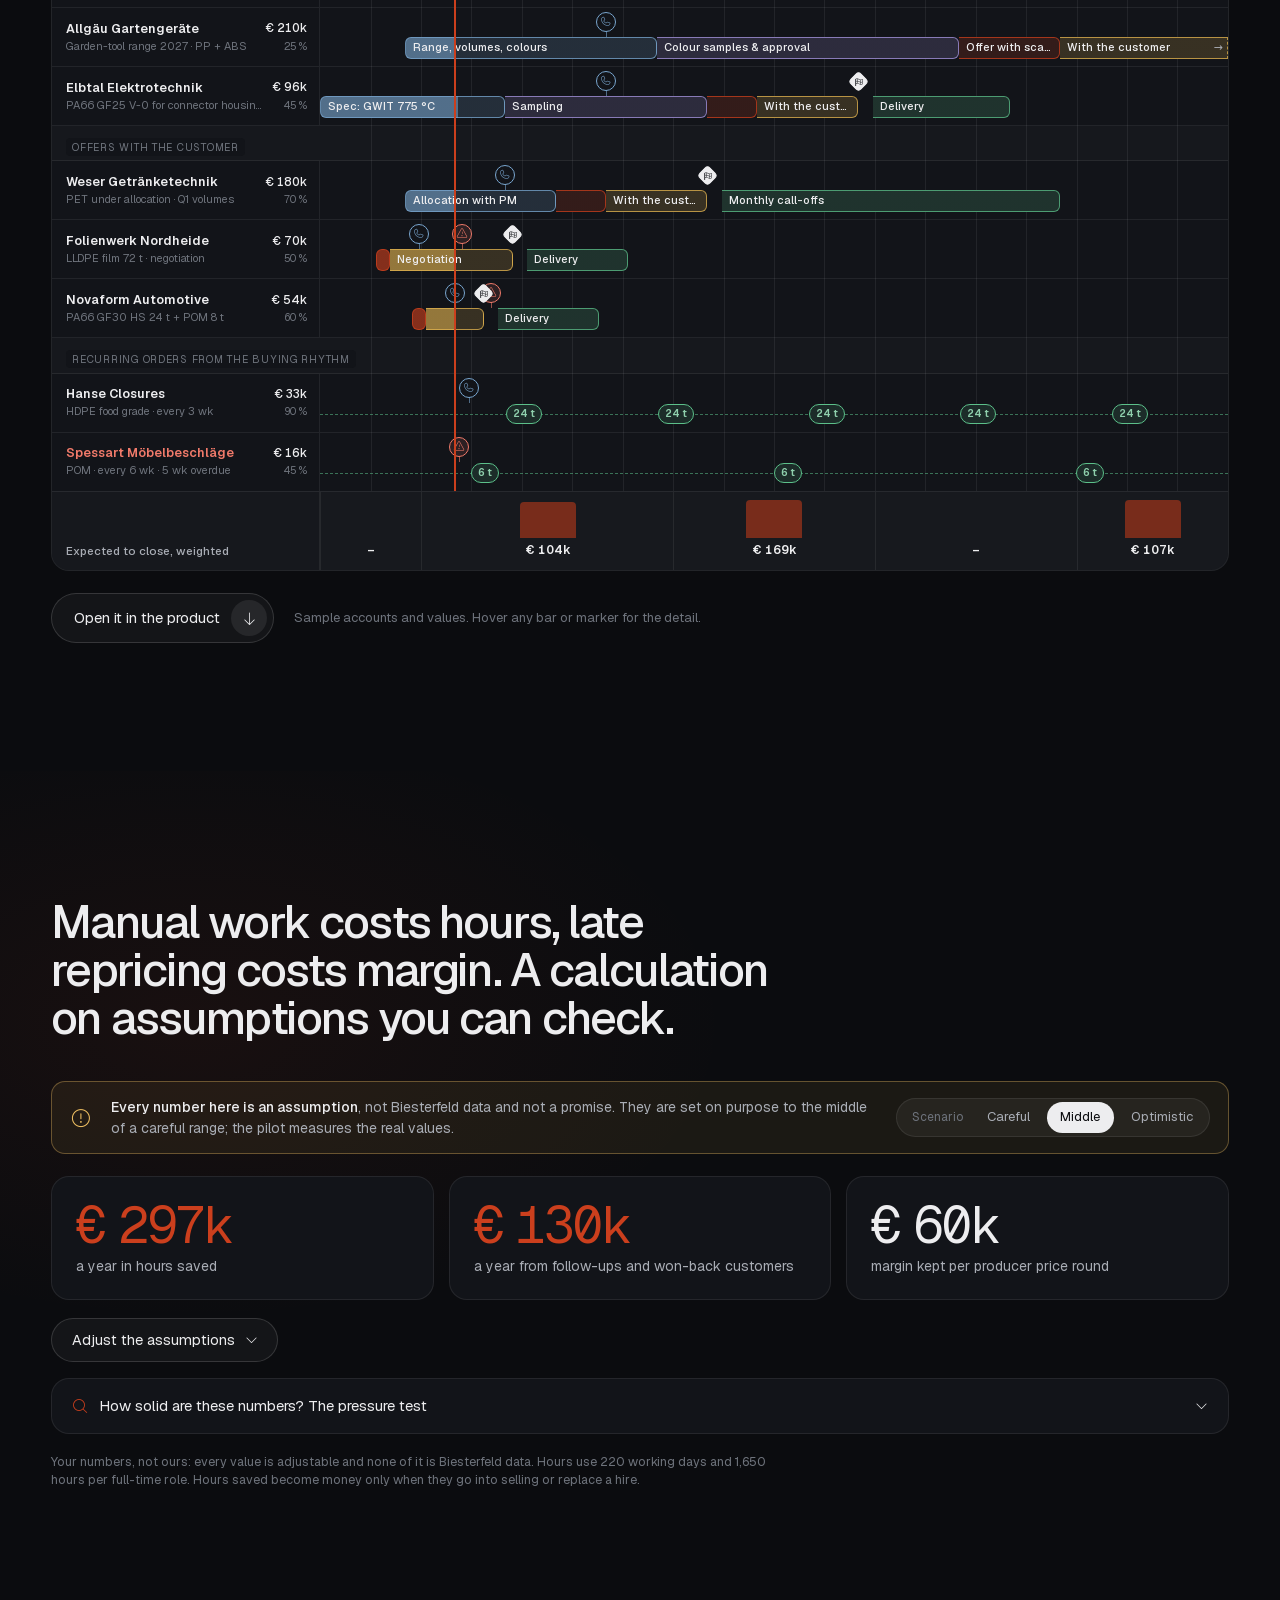
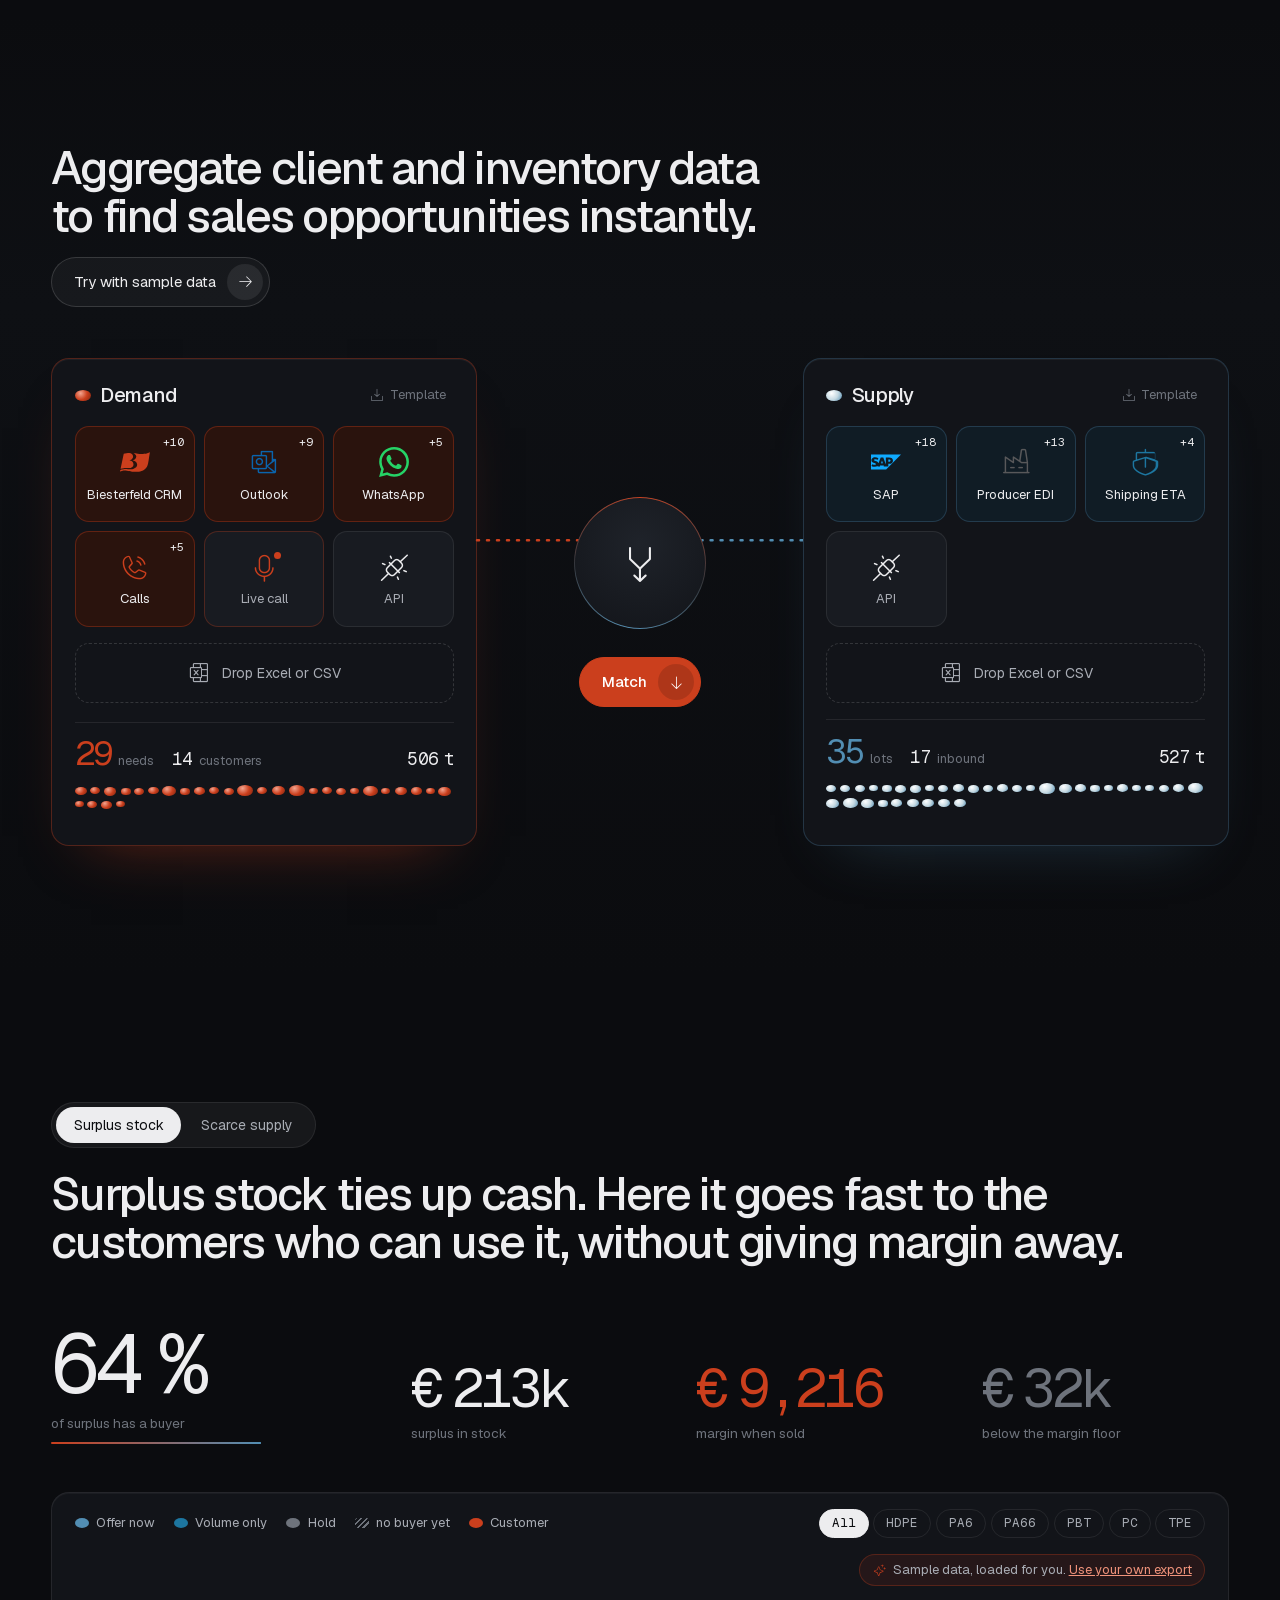
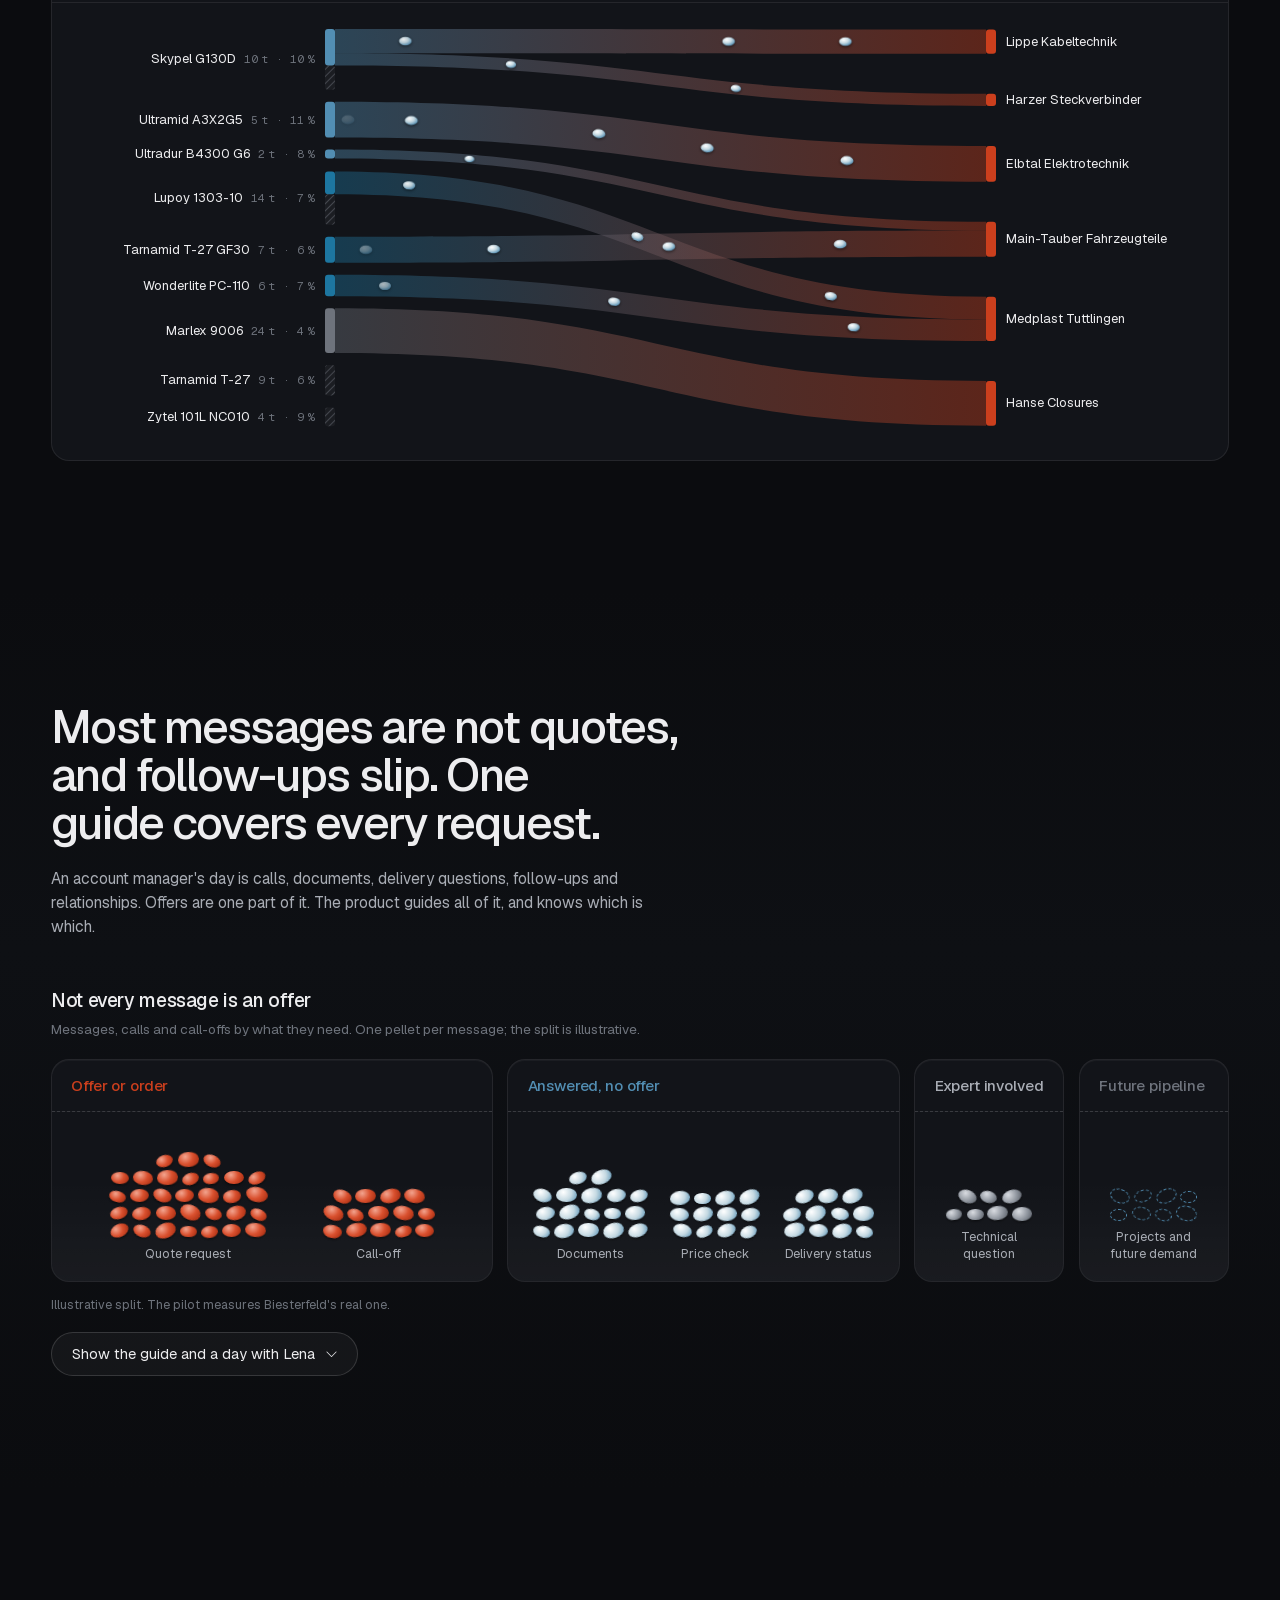
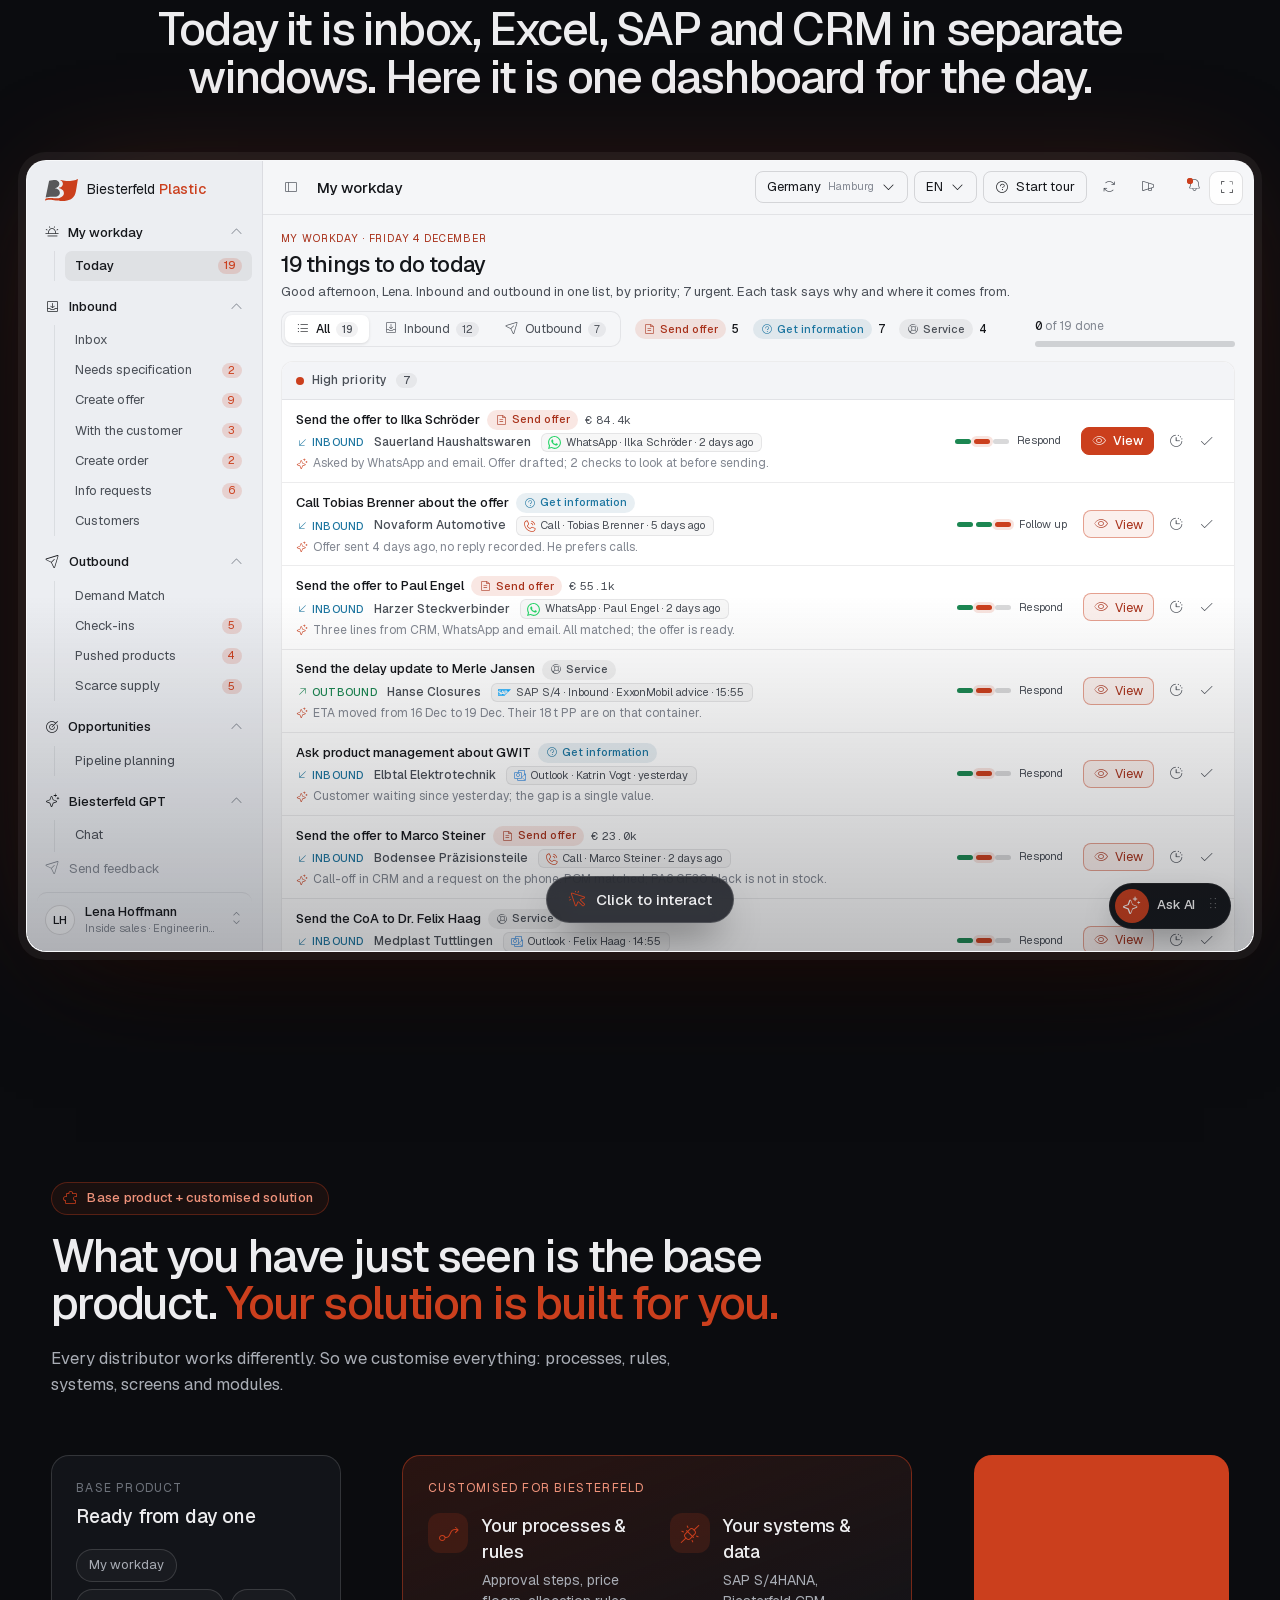
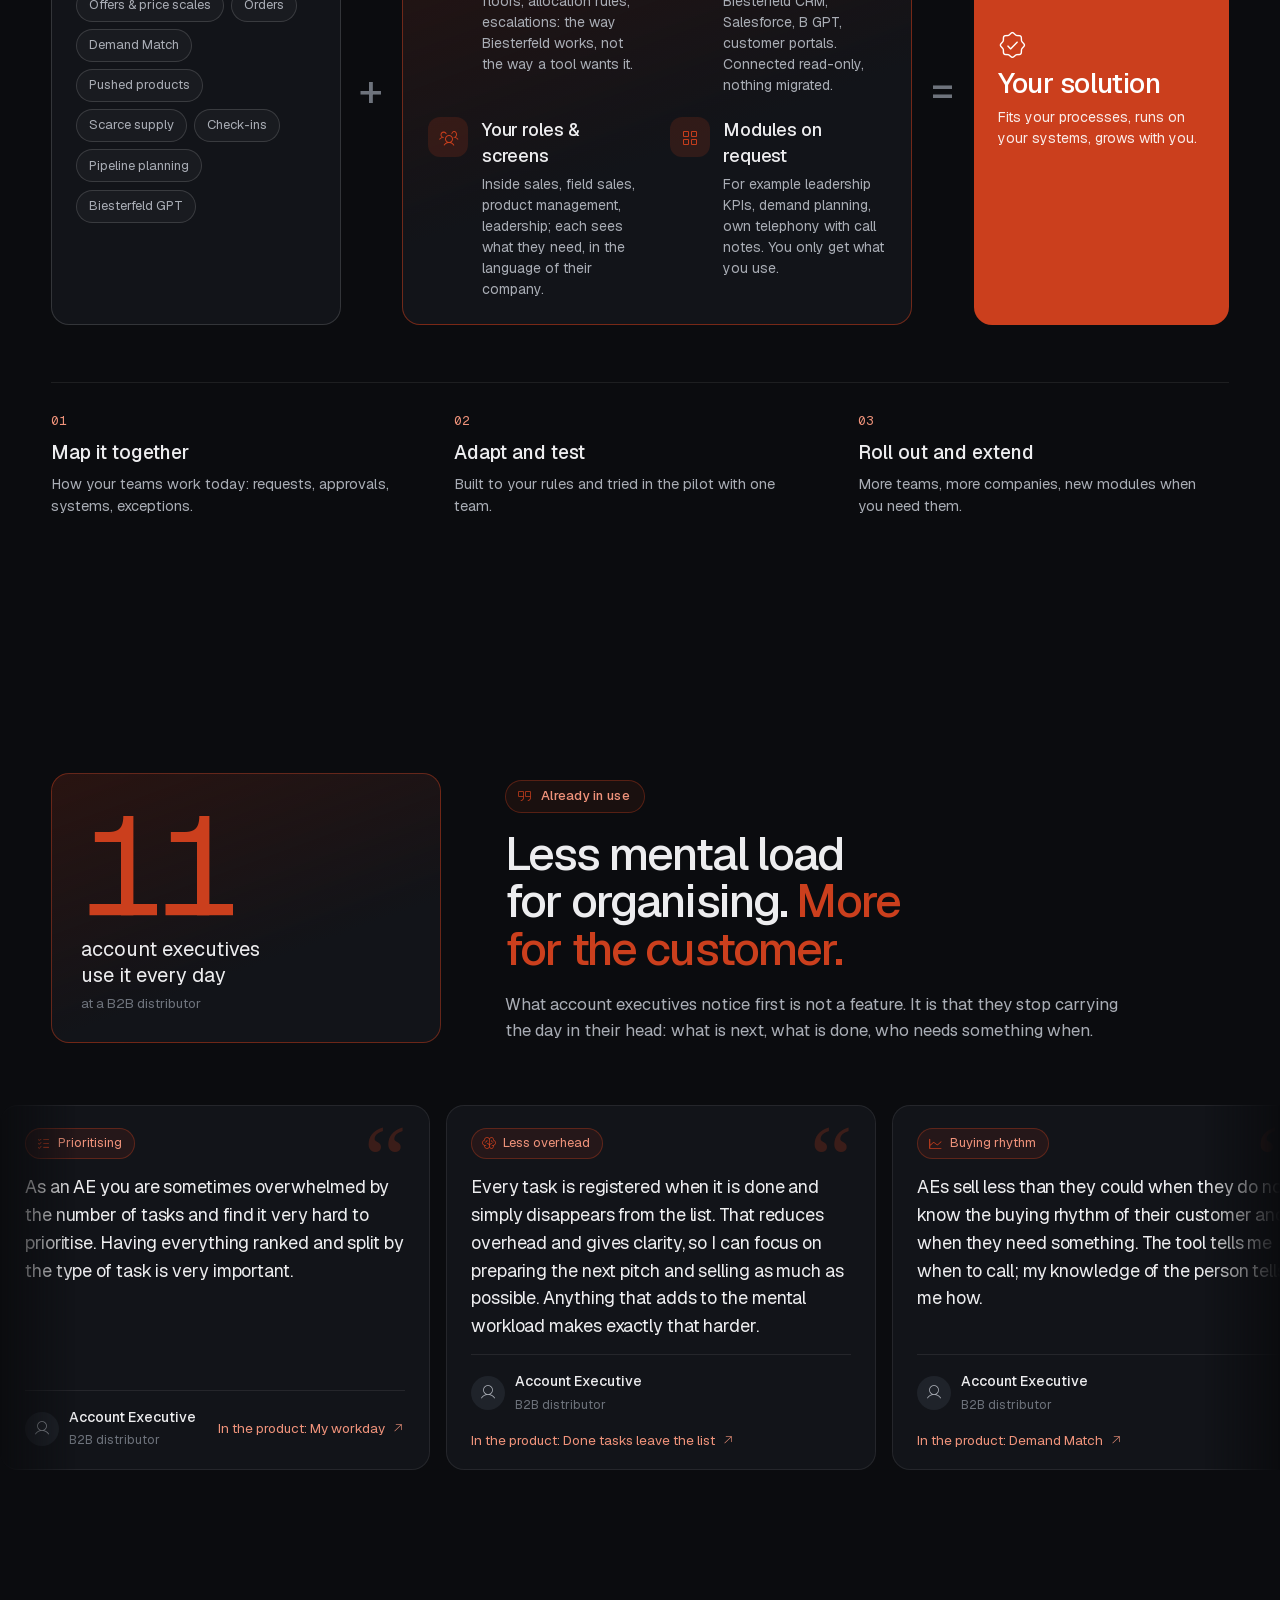
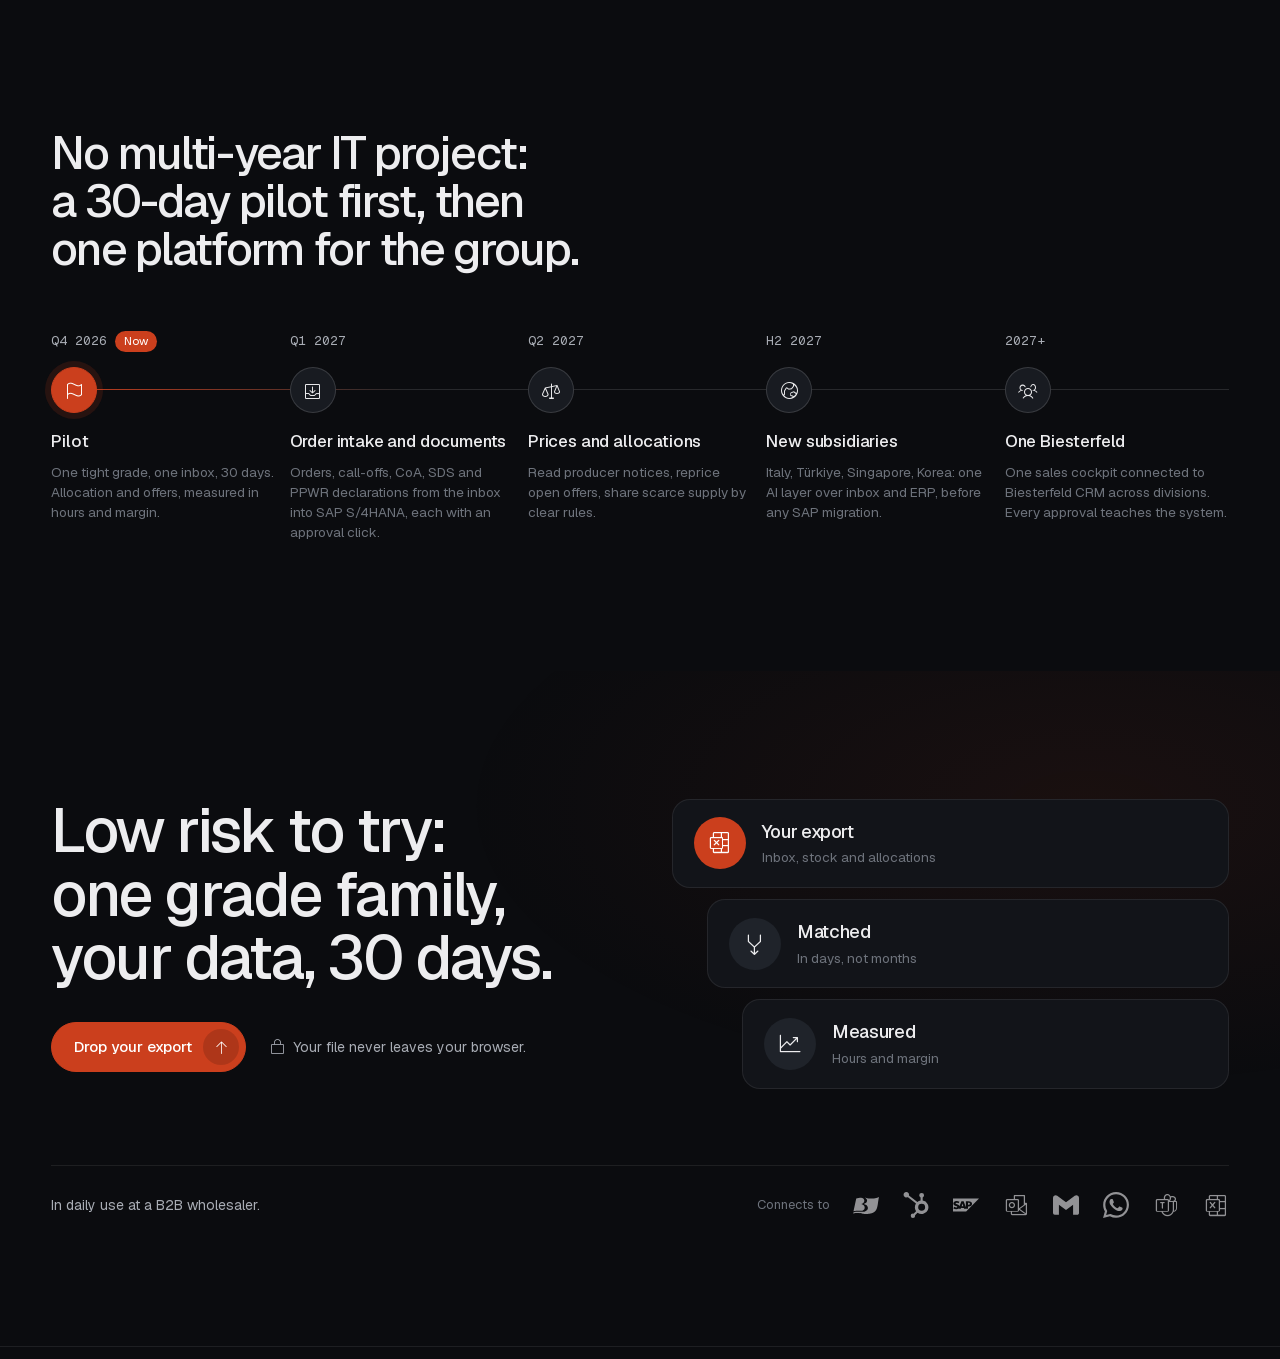
<file: en/index.html>
<!doctype html>
<html lang="en">
<head>
<meta charset="utf-8">
<meta name="robots" content="noindex, nofollow">
<meta name="viewport" content="width=device-width, initial-scale=1">
<meta name="theme-color" content="#0b0c0f">
<title>Biesterfeld Demo</title>
<link rel="icon" href="../shared/logos/biesterfeld.svg">
<link rel="preload" href="../shared/fonts/Geist-var.woff2" as="font" type="font/woff2" crossorigin>
<link rel="stylesheet" href="../shared/vendor/phosphor/style.css?v=20261020h">
<link rel="stylesheet" href="../shared/beauty/app.css?v=20261020h">
<link rel="stylesheet" href="../shared/beauty/sections.css?v=20261020h">
<link rel="stylesheet" href="../shared/beauty/ae.css?v=20261020h">
<link rel="stylesheet" href="../shared/beauty/gantt.css?v=20261020h">
<link rel="stylesheet" href="../shared/beauty/workday.css?v=20261020h">
<link rel="stylesheet" href="../style.css?v=20261020h">
<link rel="stylesheet" href="../brand.css?v=20261020h">
<link rel="stylesheet" href="../shared/beauty/layer.css?v=20261020h">
<link rel="stylesheet" href="../simple.css?v=20261020h">
<link rel="stylesheet" href="../layers.css?v=20261020h">
<link rel="stylesheet" href="../custom.css?v=20261020h">
<link rel="stylesheet" href="../proof.css?v=20261020h">
<link rel="alternate" hreflang="de" href="https://richard-waldow.github.io/biesterfeld-demo/">
<link rel="alternate" hreflang="en" href="https://richard-waldow.github.io/biesterfeld-demo/en/">
</head>
<body>
<span id="top-sentinel" aria-hidden="true"></span>
<header class="top">
  <a class="brand" href="#what"><img src="../shared/logos/biesterfeld.svg" alt=""><span>Biesterfeld Plastic</span></a>
  <nav class="nav" aria-label="Sections">
    <a href="#brief" data-t="nav_brief"></a><a href="#layer" data-t="nav_layer"></a><a href="#plan" data-t="nav_plan"></a><a href="#value" data-t="value"></a><a href="#how" data-t="nav_demo"></a><a href="#workday" data-t="workday"></a><a href="#play" data-t="product"></a><a href="#custom" data-t="nav_custom"></a><a href="#roadmap" data-t="nav_pilot"></a><a href="#start" data-t="start"></a>
  </nav>
  <div class="lang" role="group" aria-label="Language"><button data-lang="de">DE</button><button data-lang="en">EN</button></div>
</header>

<main>
  <!-- WHAT: the granulate field -->
  <section class="hero" id="what">
    <canvas id="granules" aria-hidden="true"></canvas>
    <div class="hero-in wrap">
      <div class="hero-title">
        <p class="hero-eyebrow reveal"><i class="ph-light ph-steering-wheel" aria-hidden="true"></i>Autopilot for Sales</p>
        <h1 class="reveal" data-t="h1"></h1>
      </div>
      <div class="sides">
        <div class="side side-d reveal">
          <h2 data-t="demand"></h2>
          <ul class="factors">
            <li><svg class="spark" viewBox="0 0 80 32"><path d="M2 26H12V10H18V26H30V4H36V26H48V16H54V26H78"/></svg><b data-t="f_calloff"></b><small data-t="f_calloff_s"></small></li>
            <li><svg class="spark" viewBox="0 0 80 32"><path d="M2 22C12 4 22 4 32 18S52 30 62 14S72 6 78 10"/></svg><b data-t="f_season"></b><small data-t="f_season_s"></small></li>
            <li><svg class="spark" viewBox="0 0 80 32"><path d="M2 24H30V12H54V6H78"/></svg><b data-t="f_reg"></b><small data-t="f_reg_s"></small></li>
          </ul>
          <span class="arrow-down" aria-hidden="true"><i></i></span>
        </div>
        <p class="glue reveal" data-t="glue"></p>
        <div class="side side-s reveal">
          <h2 data-t="supply"></h2>
          <ul class="factors">
            <li><svg class="spark" viewBox="0 0 80 32"><path d="M2 20L8 16L13 22L19 10L25 14L31 6L37 18L43 12L49 24L55 10L61 16L67 8L73 20L78 14"/></svg><b data-t="f_price"></b><small data-t="f_price_s"></small></li>
            <li><svg class="spark" viewBox="0 0 80 32"><path d="M5 30V8M13 30V8M21 30V8M45 30V8M61 30V8M69 30V8"/></svg><b data-t="f_fm"></b><small data-t="f_fm_s"></small></li>
            <li><svg class="spark" viewBox="0 0 80 32"><path d="M2 8H18L24 26C42 26 56 18 78 10"/></svg><b data-t="f_freight"></b><small data-t="f_freight_s"></small></li>
          </ul>
          <span class="arrow-down" aria-hidden="true"><i></i></span>
        </div>
      </div>
    </div>
  </section>

  <!-- IN ONE MINUTE: problem, what it does, what it is worth, the ask (simple.js) -->
  <section class="sec sec-brief" id="brief"></section>

  <!-- AUTOPILOT FOR SALES: one layer on top of the existing systems, drawn GeneralMind-style with an action feed (layers.js, this version only) -->
  <section class="sec sec-layer" id="layer"></section>

  <!-- PIPELINE PLANNING: every opportunity on one timeline (layer.js + gantt.js) -->
  <section class="sec sec-plan" id="plan"></section>

  <!-- VALUE: hours and margin, results first -->
  <section class="sec sec-value" id="value"></section>

  <!-- HOW -->
  <section class="sec sec-how" id="how">
    <div class="wrap">
      <div class="how-head reveal">
        <h2 class="h2" data-t="h2_how"></h2>
        <button class="btn btn-quiet" id="sample-all"><span data-t="sample"></span><span class="btn-ic"><i class="ph-light ph-arrow-right"></i></span></button>
      </div>
      <div class="how-grid">
        <div class="panel panel-d reveal" data-side="demand">
          <div class="panel-head"><span class="pellet"></span><b data-t="demand"></b><button class="tmpl" type="button"><i class="ph-light ph-download-simple"></i><span data-t="template"></span></button></div>
          <div class="sources"></div>
          <label class="drop"><input type="file" accept=".xlsx,.xls,.csv" hidden><i class="ph-light ph-microsoft-excel-logo"></i><span data-t="drop"></span></label>
          <form class="api" hidden><input type="url" required data-tp="api_ph"><button class="btn btn-small" data-t="go"></button></form>
          <div class="loaded">
            <div class="count"><b class="n">0</b><span data-t="needs"></span><b class="n2">0</b><span data-t="customers"></span><b class="n3"></b></div>
            <div class="dots"></div>
            <div class="files"></div>
          </div>
        </div>
        <div class="engine reveal">
          <svg class="feeds" viewBox="0 0 300 300" preserveAspectRatio="none" aria-hidden="true"><path class="feed feed-d" d="M0 150H150"/><path class="feed feed-s" d="M300 150H150"/></svg>
          <div class="core" id="core"><i class="ph-light ph-arrows-merge"></i></div>
          <button class="btn btn-primary" id="run" disabled><span data-t="match"></span><span class="btn-ic"><i class="ph-light ph-arrow-down"></i></span></button>
        </div>
        <div class="panel panel-s reveal" data-side="supply">
          <div class="panel-head"><span class="pellet"></span><b data-t="supply"></b><button class="tmpl" type="button"><i class="ph-light ph-download-simple"></i><span data-t="template"></span></button></div>
          <div class="sources"></div>
          <label class="drop"><input type="file" accept=".xlsx,.xls,.csv" hidden><i class="ph-light ph-microsoft-excel-logo"></i><span data-t="drop"></span></label>
          <form class="api" hidden><input type="url" required data-tp="api_ph_s"><button class="btn btn-small" data-t="go"></button></form>
          <div class="loaded">
            <div class="count"><b class="n">0</b><span data-t="lots"></span><b class="n2">0</b><span data-t="inbound"></span><b class="n3"></b></div>
            <div class="dots"></div>
            <div class="files"></div>
          </div>
        </div>
      </div>
    </div>
  </section>

  <!-- RESULT -->
  <section class="sec sec-result" id="result">
    <div class="wrap">
      <h2 class="h2 reveal" data-t="h2_result"></h2>
      <div class="kpis reveal">
        <div class="kpi kpi-cov"><b id="k-cov">-</b><span data-t="k_cov"></span><i class="meter"><i id="k-cov-bar"></i></i></div>
        <div class="kpi"><b id="k-val">-</b><span data-t="k_val"></span></div>
        <div class="kpi kpi-margin"><b id="k-margin">-</b><span data-t="k_margin"></span></div>
        <div class="kpi kpi-gap"><b id="k-gap">-</b><span data-t="k_gap"></span></div>
      </div>
      <div class="chart-wrap reveal">
        <div class="chart-bar">
          <div class="legend"><span class="lg lg-d" data-t="demand"></span><span class="lg lg-gap" data-t="k_gap"></span><span class="lg lg-s" data-t="supply"></span></div>
          <div class="filters" id="filters"></div>
        </div>
        <div class="chart" id="chart">
          <svg id="sankey" aria-label="Demand to supply matches"></svg>
          <div class="empty" id="empty"><button class="btn btn-primary" id="sample-run"><span data-t="sample"></span><span class="btn-ic"><i class="ph-light ph-arrow-right"></i></span></button></div>
        </div>
      </div>
    </div>
  </section>

  <!-- WORKDAY: the whole job, not just the offer -->
  <section class="sec-workday" id="workday"></section>

  <!-- PRODUCT: play with it -->
  <section class="sec-play" id="play"></section>

  <!-- BASE PRODUCT + CUSTOMISED SOLUTION: what was just tried is the base; every solution is customised (custom.js) -->
  <section class="sec sec-custom" id="custom"></section>

  <!-- ALREADY IN USE: 11 account executives, and what one of them says it changes (proof.js) -->
  <section class="sec sec-proof" id="proof"></section>


  <!-- PLAN: Q4 2026 into 2027 -->
  <section class="sec sec-roadmap" id="roadmap"></section>

  <!-- START -->
  <section class="sec sec-start" id="start">
    <div class="wrap">
      <div class="start-grid">
        <div>
          <h2 class="h2 reveal" data-t="h2_start"></h2>
          <div class="start-row reveal">
            <button class="btn btn-primary" id="start-cta"><span data-t="start_cta"></span><span class="btn-ic"><i class="ph-light ph-arrow-up"></i></span></button>
            <p class="private"><i class="ph-light ph-lock-simple"></i><span data-t="private"></span></p>
          </div>
        </div>
        <ol class="steps reveal">
          <li><i class="ph-light ph-microsoft-excel-logo"></i><b data-t="st_1"></b><span data-t="st_1s"></span></li>
          <li><i class="ph-light ph-arrows-merge"></i><b data-t="st_2"></b><span data-t="st_2s"></span></li>
          <li><i class="ph-light ph-chart-line-up"></i><b data-t="st_3"></b><span data-t="st_3s"></span></li>
        </ol>
      </div>
      <div class="trust reveal">
        <p class="proof" data-t="proof"></p>
        <div class="integ"><span data-t="connects"></span><ul id="integrations"></ul></div>
      </div>
    </div>
  </section>
</main>

<footer class="foot"><span data-t="foot"></span><span class="demo-mark" data-t="demo"></span></footer>
<div class="tip" id="tip" role="tooltip" hidden></div>

<script>window.SHARED_BASE = '../shared/'; window.PAGE_LANG = 'en'; window.STATIC_SITE = true; window.LANG_URLS = { de: '../', en: './' };</script>
<script>window.CALLS_SHOWN = 5; // one large card plus four</script>
<script>
  // version 2, for a CFO reading it the first time: the same content, the money and the ask first, details one click away
  window.PAGE = { compactValue: true, compactWorkday: true, ownLayer: true }; // version 4: #layer is drawn by layers.js
</script>
<script>
  // headings: the problem, then what the product does about it (this page only; the shared scripts fall back to their own words)
  window.UI_TEXT = {
    en: {
      h1: 'Supply is scarce and requests are scattered. Both are matched in minutes.',
      h2_how: 'Aggregate client and inventory data to find sales opportunities instantly.',
      h2_result: 'Scarce supply is shared out by gut feel. Here it goes to the right customers, at the best margin.',
      h2_workday: 'Most messages are not quotes, and follow-ups slip. One guide covers every request.',
      h2_play: 'Today it is inbox, Excel, SAP and CRM in separate windows. Here it is one dashboard for the day.',
      h2_value: 'Manual work costs hours, late repricing costs margin. A calculation on assumptions you can check.',
      h2_roadmap: 'No multi-year IT project: a 30-day pilot first, then one platform for the group.',
      h2_start: 'Low risk to try: one grade family, your data, 30 days.',
      nav_brief: 'In one minute', nav_layer: 'System', nav_plan: 'Pipeline', nav_custom: 'Custom', nav_demo: 'Demo', nav_pilot: 'Pilot',
    },
    de: {
      h1: 'Das Angebot ist knapp, die Anfragen sind verstreut. Beides wird in Minuten abgeglichen.',
      h2_how: 'Kunden- und Bestandsdaten bündeln und Verkaufschancen sofort finden.',
      h2_result: 'Knappes Inventar wird nach Bauchgefühl verteilt. Hier geht es an die richtigen Kunden, zur besten Marge.',
      h2_workday: 'Die meisten Nachrichten sind keine Angebotsanfragen, und das Nachfassen geht unter. Ein Leitfaden deckt alle ab.',
      h2_play: 'Heute sind es Postfach, Excel, SAP und CRM in getrennten Fenstern. Hier ist es ein Dashboard für den ganzen Tag.',
      h2_value: 'Handarbeit kostet Stunden, späte Neubepreisung kostet Marge. Eine Rechnung mit Annahmen, die Sie prüfen können.',
      h2_roadmap: 'Kein mehrjähriges IT-Projekt: erst ein 30-Tage-Pilot, dann eine Plattform für die Gruppe.',
      h2_start: 'Geringes Risiko: eine Typenfamilie, Ihre Daten, 30 Tage.',
      nav_brief: 'In einer Minute', nav_layer: 'System', nav_plan: 'Pipeline', nav_custom: 'Anpassung', nav_demo: 'Demo', nav_pilot: 'Pilot',
    },
  };
</script>
<script src="../shared/vendor/xlsx.full.min.js?v=20261020h"></script>
<script src="../shared/config.js?v=20261020h"></script>
<script src="../shared/data/sample.js?v=20261020h"></script>
<script src="../shared/engine.js?v=20261020h"></script>
<script src="../shared/ui.js?v=20261020h"></script>
<script src="../shared/call.js?v=20261020h"></script>
<script src="../shared/value.js?v=20261020h"></script>
<script src="../shared/beauty/gantt.js?v=20261020h"></script>
<script src="../shared/beauty/ae.js?v=20261020h"></script>
<script src="../shared/beauty/app.js?v=20261020h"></script>
<script src="../shared/beauty/workday.js?v=20261020h"></script>
<script src="../shared/beauty/sections.js?v=20261020h"></script>
<script src="../shared/beauty/factors.js?v=20261020h"></script>
<script src="../hero.js?v=20261020h"></script>
<script src="../shared/beauty/layer.js?v=20261020h"></script>
<script src="../simple.js?v=20261020h"></script>
<script src="../layers.js?v=20261020h"></script>
<script src="../custom.js?v=20261020h"></script>
<script src="../proof.js?v=20261020h"></script>
</body>
</html>
</file>
<file: shared/vendor/phosphor/style.css>
@font-face {
  font-family: "Phosphor-Light";
  src:
    url("./Phosphor-Light.woff2") format("woff2"),
    url("./Phosphor-Light.woff") format("woff"),
    url("./Phosphor-Light.ttf") format("truetype"),
    url("./Phosphor-Light.svg#Phosphor-Light") format("svg");
  font-weight: normal;
  font-style: normal;
  font-display: block;
}

.ph-light {
  /* use !important to prevent issues with browser extensions that change fonts */
  font-family: "Phosphor-Light" !important;
  speak: never;
  font-style: normal;
  font-weight: normal;
  font-variant: normal;
  text-transform: none;
  line-height: 1;

  /* Enable Ligatures ================ */
  letter-spacing: 0;
  -webkit-font-feature-settings: "liga";
  -moz-font-feature-settings: "liga=1";
  -moz-font-feature-settings: "liga";
  -ms-font-feature-settings: "liga" 1;
  font-feature-settings: "liga";
  -webkit-font-variant-ligatures: discretionary-ligatures;
  font-variant-ligatures: discretionary-ligatures;

  /* Better Font Rendering =========== */
  -webkit-font-smoothing: antialiased;
  -moz-osx-font-smoothing: grayscale;
}

.ph-light.ph-acorn:before {
  content: "\eb9a";
}
.ph-light.ph-address-book:before {
  content: "\e6f8";
}
.ph-light.ph-address-book-tabs:before {
  content: "\ee4e";
}
.ph-light.ph-air-traffic-control:before {
  content: "\ecd8";
}
.ph-light.ph-airplane:before {
  content: "\e002";
}
.ph-light.ph-airplane-in-flight:before {
  content: "\e4fe";
}
.ph-light.ph-airplane-landing:before {
  content: "\e502";
}
.ph-light.ph-airplane-takeoff:before {
  content: "\e504";
}
.ph-light.ph-airplane-taxiing:before {
  content: "\e500";
}
.ph-light.ph-airplane-tilt:before {
  content: "\e5d6";
}
.ph-light.ph-airplay:before {
  content: "\e004";
}
.ph-light.ph-alarm:before {
  content: "\e006";
}
.ph-light.ph-alien:before {
  content: "\e8a6";
}
.ph-light.ph-align-bottom:before {
  content: "\e506";
}
.ph-light.ph-align-bottom-simple:before {
  content: "\eb0c";
}
.ph-light.ph-align-center-horizontal:before {
  content: "\e50a";
}
.ph-light.ph-align-center-horizontal-simple:before {
  content: "\eb0e";
}
.ph-light.ph-align-center-vertical:before {
  content: "\e50c";
}
.ph-light.ph-align-center-vertical-simple:before {
  content: "\eb10";
}
.ph-light.ph-align-left:before {
  content: "\e50e";
}
.ph-light.ph-align-left-simple:before {
  content: "\eaee";
}
.ph-light.ph-align-right:before {
  content: "\e510";
}
.ph-light.ph-align-right-simple:before {
  content: "\eb12";
}
.ph-light.ph-align-top:before {
  content: "\e512";
}
.ph-light.ph-align-top-simple:before {
  content: "\eb14";
}
.ph-light.ph-amazon-logo:before {
  content: "\e96c";
}
.ph-light.ph-ambulance:before {
  content: "\e572";
}
.ph-light.ph-anchor:before {
  content: "\e514";
}
.ph-light.ph-anchor-simple:before {
  content: "\e5d8";
}
.ph-light.ph-android-logo:before {
  content: "\e008";
}
.ph-light.ph-angle:before {
  content: "\e7bc";
}
.ph-light.ph-angular-logo:before {
  content: "\eb80";
}
.ph-light.ph-aperture:before {
  content: "\e00a";
}
.ph-light.ph-app-store-logo:before {
  content: "\e974";
}
.ph-light.ph-app-window:before {
  content: "\e5da";
}
.ph-light.ph-apple-logo:before {
  content: "\e516";
}
.ph-light.ph-apple-podcasts-logo:before {
  content: "\eb96";
}
.ph-light.ph-approximate-equals:before {
  content: "\edaa";
}
.ph-light.ph-archive:before {
  content: "\e00c";
}
.ph-light.ph-armchair:before {
  content: "\e012";
}
.ph-light.ph-arrow-arc-left:before {
  content: "\e014";
}
.ph-light.ph-arrow-arc-right:before {
  content: "\e016";
}
.ph-light.ph-arrow-bend-double-up-left:before {
  content: "\e03a";
}
.ph-light.ph-arrow-bend-double-up-right:before {
  content: "\e03c";
}
.ph-light.ph-arrow-bend-down-left:before {
  content: "\e018";
}
.ph-light.ph-arrow-bend-down-right:before {
  content: "\e01a";
}
.ph-light.ph-arrow-bend-left-down:before {
  content: "\e01c";
}
.ph-light.ph-arrow-bend-left-up:before {
  content: "\e01e";
}
.ph-light.ph-arrow-bend-right-down:before {
  content: "\e020";
}
.ph-light.ph-arrow-bend-right-up:before {
  content: "\e022";
}
.ph-light.ph-arrow-bend-up-left:before {
  content: "\e024";
}
.ph-light.ph-arrow-bend-up-right:before {
  content: "\e026";
}
.ph-light.ph-arrow-circle-down:before {
  content: "\e028";
}
.ph-light.ph-arrow-circle-down-left:before {
  content: "\e02a";
}
.ph-light.ph-arrow-circle-down-right:before {
  content: "\e02c";
}
.ph-light.ph-arrow-circle-left:before {
  content: "\e05a";
}
.ph-light.ph-arrow-circle-right:before {
  content: "\e02e";
}
.ph-light.ph-arrow-circle-up:before {
  content: "\e030";
}
.ph-light.ph-arrow-circle-up-left:before {
  content: "\e032";
}
.ph-light.ph-arrow-circle-up-right:before {
  content: "\e034";
}
.ph-light.ph-arrow-clockwise:before {
  content: "\e036";
}
.ph-light.ph-arrow-counter-clockwise:before {
  content: "\e038";
}
.ph-light.ph-arrow-down:before {
  content: "\e03e";
}
.ph-light.ph-arrow-down-left:before {
  content: "\e040";
}
.ph-light.ph-arrow-down-right:before {
  content: "\e042";
}
.ph-light.ph-arrow-elbow-down-left:before {
  content: "\e044";
}
.ph-light.ph-arrow-elbow-down-right:before {
  content: "\e046";
}
.ph-light.ph-arrow-elbow-left:before {
  content: "\e048";
}
.ph-light.ph-arrow-elbow-left-down:before {
  content: "\e04a";
}
.ph-light.ph-arrow-elbow-left-up:before {
  content: "\e04c";
}
.ph-light.ph-arrow-elbow-right:before {
  content: "\e04e";
}
.ph-light.ph-arrow-elbow-right-down:before {
  content: "\e050";
}
.ph-light.ph-arrow-elbow-right-up:before {
  content: "\e052";
}
.ph-light.ph-arrow-elbow-up-left:before {
  content: "\e054";
}
.ph-light.ph-arrow-elbow-up-right:before {
  content: "\e056";
}
.ph-light.ph-arrow-fat-down:before {
  content: "\e518";
}
.ph-light.ph-arrow-fat-left:before {
  content: "\e51a";
}
.ph-light.ph-arrow-fat-line-down:before {
  content: "\e51c";
}
.ph-light.ph-arrow-fat-line-left:before {
  content: "\e51e";
}
.ph-light.ph-arrow-fat-line-right:before {
  content: "\e520";
}
.ph-light.ph-arrow-fat-line-up:before {
  content: "\e522";
}
.ph-light.ph-arrow-fat-lines-down:before {
  content: "\e524";
}
.ph-light.ph-arrow-fat-lines-left:before {
  content: "\e526";
}
.ph-light.ph-arrow-fat-lines-right:before {
  content: "\e528";
}
.ph-light.ph-arrow-fat-lines-up:before {
  content: "\e52a";
}
.ph-light.ph-arrow-fat-right:before {
  content: "\e52c";
}
.ph-light.ph-arrow-fat-up:before {
  content: "\e52e";
}
.ph-light.ph-arrow-left:before {
  content: "\e058";
}
.ph-light.ph-arrow-line-down:before {
  content: "\e05c";
}
.ph-light.ph-arrow-line-down-left:before {
  content: "\e05e";
}
.ph-light.ph-arrow-line-down-right:before {
  content: "\e060";
}
.ph-light.ph-arrow-line-left:before {
  content: "\e062";
}
.ph-light.ph-arrow-line-right:before {
  content: "\e064";
}
.ph-light.ph-arrow-line-up:before {
  content: "\e066";
}
.ph-light.ph-arrow-line-up-left:before {
  content: "\e068";
}
.ph-light.ph-arrow-line-up-right:before {
  content: "\e06a";
}
.ph-light.ph-arrow-right:before {
  content: "\e06c";
}
.ph-light.ph-arrow-square-down:before {
  content: "\e06e";
}
.ph-light.ph-arrow-square-down-left:before {
  content: "\e070";
}
.ph-light.ph-arrow-square-down-right:before {
  content: "\e072";
}
.ph-light.ph-arrow-square-in:before {
  content: "\e5dc";
}
.ph-light.ph-arrow-square-left:before {
  content: "\e074";
}
.ph-light.ph-arrow-square-out:before {
  content: "\e5de";
}
.ph-light.ph-arrow-square-right:before {
  content: "\e076";
}
.ph-light.ph-arrow-square-up:before {
  content: "\e078";
}
.ph-light.ph-arrow-square-up-left:before {
  content: "\e07a";
}
.ph-light.ph-arrow-square-up-right:before {
  content: "\e07c";
}
.ph-light.ph-arrow-u-down-left:before {
  content: "\e07e";
}
.ph-light.ph-arrow-u-down-right:before {
  content: "\e080";
}
.ph-light.ph-arrow-u-left-down:before {
  content: "\e082";
}
.ph-light.ph-arrow-u-left-up:before {
  content: "\e084";
}
.ph-light.ph-arrow-u-right-down:before {
  content: "\e086";
}
.ph-light.ph-arrow-u-right-up:before {
  content: "\e088";
}
.ph-light.ph-arrow-u-up-left:before {
  content: "\e08a";
}
.ph-light.ph-arrow-u-up-right:before {
  content: "\e08c";
}
.ph-light.ph-arrow-up:before {
  content: "\e08e";
}
.ph-light.ph-arrow-up-left:before {
  content: "\e090";
}
.ph-light.ph-arrow-up-right:before {
  content: "\e092";
}
.ph-light.ph-arrows-clockwise:before {
  content: "\e094";
}
.ph-light.ph-arrows-counter-clockwise:before {
  content: "\e096";
}
.ph-light.ph-arrows-down-up:before {
  content: "\e098";
}
.ph-light.ph-arrows-horizontal:before {
  content: "\eb06";
}
.ph-light.ph-arrows-in:before {
  content: "\e09a";
}
.ph-light.ph-arrows-in-cardinal:before {
  content: "\e09c";
}
.ph-light.ph-arrows-in-line-horizontal:before {
  content: "\e530";
}
.ph-light.ph-arrows-in-line-vertical:before {
  content: "\e532";
}
.ph-light.ph-arrows-in-simple:before {
  content: "\e09e";
}
.ph-light.ph-arrows-left-right:before {
  content: "\e0a0";
}
.ph-light.ph-arrows-merge:before {
  content: "\ed3e";
}
.ph-light.ph-arrows-out:before {
  content: "\e0a2";
}
.ph-light.ph-arrows-out-cardinal:before {
  content: "\e0a4";
}
.ph-light.ph-arrows-out-line-horizontal:before {
  content: "\e534";
}
.ph-light.ph-arrows-out-line-vertical:before {
  content: "\e536";
}
.ph-light.ph-arrows-out-simple:before {
  content: "\e0a6";
}
.ph-light.ph-arrows-split:before {
  content: "\ed3c";
}
.ph-light.ph-arrows-vertical:before {
  content: "\eb04";
}
.ph-light.ph-article:before {
  content: "\e0a8";
}
.ph-light.ph-article-medium:before {
  content: "\e5e0";
}
.ph-light.ph-article-ny-times:before {
  content: "\e5e2";
}
.ph-light.ph-asclepius:before {
  content: "\ee34";
}
.ph-light.ph-caduceus:before {
  content: "\ee34";
}
.ph-light.ph-asterisk:before {
  content: "\e0aa";
}
.ph-light.ph-asterisk-simple:before {
  content: "\e832";
}
.ph-light.ph-at:before {
  content: "\e0ac";
}
.ph-light.ph-atom:before {
  content: "\e5e4";
}
.ph-light.ph-avocado:before {
  content: "\ee04";
}
.ph-light.ph-axe:before {
  content: "\e9fc";
}
.ph-light.ph-baby:before {
  content: "\e774";
}
.ph-light.ph-baby-carriage:before {
  content: "\e818";
}
.ph-light.ph-backpack:before {
  content: "\e922";
}
.ph-light.ph-backspace:before {
  content: "\e0ae";
}
.ph-light.ph-bag:before {
  content: "\e0b0";
}
.ph-light.ph-bag-simple:before {
  content: "\e5e6";
}
.ph-light.ph-balloon:before {
  content: "\e76c";
}
.ph-light.ph-bandaids:before {
  content: "\e0b2";
}
.ph-light.ph-bank:before {
  content: "\e0b4";
}
.ph-light.ph-barbell:before {
  content: "\e0b6";
}
.ph-light.ph-barcode:before {
  content: "\e0b8";
}
.ph-light.ph-barn:before {
  content: "\ec72";
}
.ph-light.ph-barricade:before {
  content: "\e948";
}
.ph-light.ph-baseball:before {
  content: "\e71a";
}
.ph-light.ph-baseball-cap:before {
  content: "\ea28";
}
.ph-light.ph-baseball-helmet:before {
  content: "\ee4a";
}
.ph-light.ph-basket:before {
  content: "\e964";
}
.ph-light.ph-basketball:before {
  content: "\e724";
}
.ph-light.ph-bathtub:before {
  content: "\e81e";
}
.ph-light.ph-battery-charging:before {
  content: "\e0ba";
}
.ph-light.ph-battery-charging-vertical:before {
  content: "\e0bc";
}
.ph-light.ph-battery-empty:before {
  content: "\e0be";
}
.ph-light.ph-battery-full:before {
  content: "\e0c0";
}
.ph-light.ph-battery-high:before {
  content: "\e0c2";
}
.ph-light.ph-battery-low:before {
  content: "\e0c4";
}
.ph-light.ph-battery-medium:before {
  content: "\e0c6";
}
.ph-light.ph-battery-plus:before {
  content: "\e808";
}
.ph-light.ph-battery-plus-vertical:before {
  content: "\ec50";
}
.ph-light.ph-battery-vertical-empty:before {
  content: "\e7c6";
}
.ph-light.ph-battery-vertical-full:before {
  content: "\e7c4";
}
.ph-light.ph-battery-vertical-high:before {
  content: "\e7c2";
}
.ph-light.ph-battery-vertical-low:before {
  content: "\e7be";
}
.ph-light.ph-battery-vertical-medium:before {
  content: "\e7c0";
}
.ph-light.ph-battery-warning:before {
  content: "\e0c8";
}
.ph-light.ph-battery-warning-vertical:before {
  content: "\e0ca";
}
.ph-light.ph-beach-ball:before {
  content: "\ed24";
}
.ph-light.ph-beanie:before {
  content: "\ea2a";
}
.ph-light.ph-bed:before {
  content: "\e0cc";
}
.ph-light.ph-beer-bottle:before {
  content: "\e7b0";
}
.ph-light.ph-beer-stein:before {
  content: "\eb62";
}
.ph-light.ph-behance-logo:before {
  content: "\e7f4";
}
.ph-light.ph-bell:before {
  content: "\e0ce";
}
.ph-light.ph-bell-ringing:before {
  content: "\e5e8";
}
.ph-light.ph-bell-simple:before {
  content: "\e0d0";
}
.ph-light.ph-bell-simple-ringing:before {
  content: "\e5ea";
}
.ph-light.ph-bell-simple-slash:before {
  content: "\e0d2";
}
.ph-light.ph-bell-simple-z:before {
  content: "\e5ec";
}
.ph-light.ph-bell-slash:before {
  content: "\e0d4";
}
.ph-light.ph-bell-z:before {
  content: "\e5ee";
}
.ph-light.ph-belt:before {
  content: "\ea2c";
}
.ph-light.ph-bezier-curve:before {
  content: "\eb00";
}
.ph-light.ph-bicycle:before {
  content: "\e0d6";
}
.ph-light.ph-binary:before {
  content: "\ee60";
}
.ph-light.ph-binoculars:before {
  content: "\ea64";
}
.ph-light.ph-biohazard:before {
  content: "\e9e0";
}
.ph-light.ph-bird:before {
  content: "\e72c";
}
.ph-light.ph-blueprint:before {
  content: "\eda0";
}
.ph-light.ph-bluetooth:before {
  content: "\e0da";
}
.ph-light.ph-bluetooth-connected:before {
  content: "\e0dc";
}
.ph-light.ph-bluetooth-slash:before {
  content: "\e0de";
}
.ph-light.ph-bluetooth-x:before {
  content: "\e0e0";
}
.ph-light.ph-boat:before {
  content: "\e786";
}
.ph-light.ph-bomb:before {
  content: "\ee0a";
}
.ph-light.ph-bone:before {
  content: "\e7f2";
}
.ph-light.ph-book:before {
  content: "\e0e2";
}
.ph-light.ph-book-bookmark:before {
  content: "\e0e4";
}
.ph-light.ph-book-open:before {
  content: "\e0e6";
}
.ph-light.ph-book-open-text:before {
  content: "\e8f2";
}
.ph-light.ph-book-open-user:before {
  content: "\ede0";
}
.ph-light.ph-bookmark:before {
  content: "\e0e8";
}
.ph-light.ph-bookmark-simple:before {
  content: "\e0ea";
}
.ph-light.ph-bookmarks:before {
  content: "\e0ec";
}
.ph-light.ph-bookmarks-simple:before {
  content: "\e5f0";
}
.ph-light.ph-books:before {
  content: "\e758";
}
.ph-light.ph-boot:before {
  content: "\ecca";
}
.ph-light.ph-boules:before {
  content: "\e722";
}
.ph-light.ph-bounding-box:before {
  content: "\e6ce";
}
.ph-light.ph-bowl-food:before {
  content: "\eaa4";
}
.ph-light.ph-bowl-steam:before {
  content: "\e8e4";
}
.ph-light.ph-bowling-ball:before {
  content: "\ea34";
}
.ph-light.ph-box-arrow-down:before {
  content: "\e00e";
}
.ph-light.ph-archive-box:before {
  content: "\e00e";
}
.ph-light.ph-box-arrow-up:before {
  content: "\ee54";
}
.ph-light.ph-boxing-glove:before {
  content: "\ea36";
}
.ph-light.ph-brackets-angle:before {
  content: "\e862";
}
.ph-light.ph-brackets-curly:before {
  content: "\e860";
}
.ph-light.ph-brackets-round:before {
  content: "\e864";
}
.ph-light.ph-brackets-square:before {
  content: "\e85e";
}
.ph-light.ph-brain:before {
  content: "\e74e";
}
.ph-light.ph-brandy:before {
  content: "\e6b4";
}
.ph-light.ph-bread:before {
  content: "\e81c";
}
.ph-light.ph-bridge:before {
  content: "\ea68";
}
.ph-light.ph-briefcase:before {
  content: "\e0ee";
}
.ph-light.ph-briefcase-metal:before {
  content: "\e5f2";
}
.ph-light.ph-broadcast:before {
  content: "\e0f2";
}
.ph-light.ph-broom:before {
  content: "\ec54";
}
.ph-light.ph-browser:before {
  content: "\e0f4";
}
.ph-light.ph-browsers:before {
  content: "\e0f6";
}
.ph-light.ph-bug:before {
  content: "\e5f4";
}
.ph-light.ph-bug-beetle:before {
  content: "\e5f6";
}
.ph-light.ph-bug-droid:before {
  content: "\e5f8";
}
.ph-light.ph-building:before {
  content: "\e100";
}
.ph-light.ph-building-apartment:before {
  content: "\e0fe";
}
.ph-light.ph-building-office:before {
  content: "\e0ff";
}
.ph-light.ph-buildings:before {
  content: "\e102";
}
.ph-light.ph-bulldozer:before {
  content: "\ec6c";
}
.ph-light.ph-bus:before {
  content: "\e106";
}
.ph-light.ph-butterfly:before {
  content: "\ea6e";
}
.ph-light.ph-cable-car:before {
  content: "\e49c";
}
.ph-light.ph-cactus:before {
  content: "\e918";
}
.ph-light.ph-cake:before {
  content: "\e780";
}
.ph-light.ph-calculator:before {
  content: "\e538";
}
.ph-light.ph-calendar:before {
  content: "\e108";
}
.ph-light.ph-calendar-blank:before {
  content: "\e10a";
}
.ph-light.ph-calendar-check:before {
  content: "\e712";
}
.ph-light.ph-calendar-dot:before {
  content: "\e7b2";
}
.ph-light.ph-calendar-dots:before {
  content: "\e7b4";
}
.ph-light.ph-calendar-heart:before {
  content: "\e8b0";
}
.ph-light.ph-calendar-minus:before {
  content: "\ea14";
}
.ph-light.ph-calendar-plus:before {
  content: "\e714";
}
.ph-light.ph-calendar-slash:before {
  content: "\ea12";
}
.ph-light.ph-calendar-star:before {
  content: "\e8b2";
}
.ph-light.ph-calendar-x:before {
  content: "\e10c";
}
.ph-light.ph-call-bell:before {
  content: "\e7de";
}
.ph-light.ph-camera:before {
  content: "\e10e";
}
.ph-light.ph-camera-plus:before {
  content: "\ec58";
}
.ph-light.ph-camera-rotate:before {
  content: "\e7a4";
}
.ph-light.ph-camera-slash:before {
  content: "\e110";
}
.ph-light.ph-campfire:before {
  content: "\e9d8";
}
.ph-light.ph-car:before {
  content: "\e112";
}
.ph-light.ph-car-battery:before {
  content: "\ee30";
}
.ph-light.ph-car-profile:before {
  content: "\e8cc";
}
.ph-light.ph-car-simple:before {
  content: "\e114";
}
.ph-light.ph-cardholder:before {
  content: "\e5fa";
}
.ph-light.ph-cards:before {
  content: "\e0f8";
}
.ph-light.ph-cards-three:before {
  content: "\ee50";
}
.ph-light.ph-caret-circle-double-down:before {
  content: "\e116";
}
.ph-light.ph-caret-circle-double-left:before {
  content: "\e118";
}
.ph-light.ph-caret-circle-double-right:before {
  content: "\e11a";
}
.ph-light.ph-caret-circle-double-up:before {
  content: "\e11c";
}
.ph-light.ph-caret-circle-down:before {
  content: "\e11e";
}
.ph-light.ph-caret-circle-left:before {
  content: "\e120";
}
.ph-light.ph-caret-circle-right:before {
  content: "\e122";
}
.ph-light.ph-caret-circle-up:before {
  content: "\e124";
}
.ph-light.ph-caret-circle-up-down:before {
  content: "\e13e";
}
.ph-light.ph-caret-double-down:before {
  content: "\e126";
}
.ph-light.ph-caret-double-left:before {
  content: "\e128";
}
.ph-light.ph-caret-double-right:before {
  content: "\e12a";
}
.ph-light.ph-caret-double-up:before {
  content: "\e12c";
}
.ph-light.ph-caret-down:before {
  content: "\e136";
}
.ph-light.ph-caret-left:before {
  content: "\e138";
}
.ph-light.ph-caret-line-down:before {
  content: "\e134";
}
.ph-light.ph-caret-line-left:before {
  content: "\e132";
}
.ph-light.ph-caret-line-right:before {
  content: "\e130";
}
.ph-light.ph-caret-line-up:before {
  content: "\e12e";
}
.ph-light.ph-caret-right:before {
  content: "\e13a";
}
.ph-light.ph-caret-up:before {
  content: "\e13c";
}
.ph-light.ph-caret-up-down:before {
  content: "\e140";
}
.ph-light.ph-carrot:before {
  content: "\ed38";
}
.ph-light.ph-cash-register:before {
  content: "\ed80";
}
.ph-light.ph-cassette-tape:before {
  content: "\ed2e";
}
.ph-light.ph-castle-turret:before {
  content: "\e9d0";
}
.ph-light.ph-cat:before {
  content: "\e748";
}
.ph-light.ph-cell-signal-full:before {
  content: "\e142";
}
.ph-light.ph-cell-signal-high:before {
  content: "\e144";
}
.ph-light.ph-cell-signal-low:before {
  content: "\e146";
}
.ph-light.ph-cell-signal-medium:before {
  content: "\e148";
}
.ph-light.ph-cell-signal-none:before {
  content: "\e14a";
}
.ph-light.ph-cell-signal-slash:before {
  content: "\e14c";
}
.ph-light.ph-cell-signal-x:before {
  content: "\e14e";
}
.ph-light.ph-cell-tower:before {
  content: "\ebaa";
}
.ph-light.ph-certificate:before {
  content: "\e766";
}
.ph-light.ph-chair:before {
  content: "\e950";
}
.ph-light.ph-chalkboard:before {
  content: "\e5fc";
}
.ph-light.ph-chalkboard-simple:before {
  content: "\e5fe";
}
.ph-light.ph-chalkboard-teacher:before {
  content: "\e600";
}
.ph-light.ph-champagne:before {
  content: "\eaca";
}
.ph-light.ph-charging-station:before {
  content: "\e8d0";
}
.ph-light.ph-chart-bar:before {
  content: "\e150";
}
.ph-light.ph-chart-bar-horizontal:before {
  content: "\e152";
}
.ph-light.ph-chart-donut:before {
  content: "\eaa6";
}
.ph-light.ph-chart-line:before {
  content: "\e154";
}
.ph-light.ph-chart-line-down:before {
  content: "\e8b6";
}
.ph-light.ph-chart-line-up:before {
  content: "\e156";
}
.ph-light.ph-chart-pie:before {
  content: "\e158";
}
.ph-light.ph-chart-pie-slice:before {
  content: "\e15a";
}
.ph-light.ph-chart-polar:before {
  content: "\eaa8";
}
.ph-light.ph-chart-scatter:before {
  content: "\eaac";
}
.ph-light.ph-chat:before {
  content: "\e15c";
}
.ph-light.ph-chat-centered:before {
  content: "\e160";
}
.ph-light.ph-chat-centered-dots:before {
  content: "\e164";
}
.ph-light.ph-chat-centered-slash:before {
  content: "\e162";
}
.ph-light.ph-chat-centered-text:before {
  content: "\e166";
}
.ph-light.ph-chat-circle:before {
  content: "\e168";
}
.ph-light.ph-chat-circle-dots:before {
  content: "\e16c";
}
.ph-light.ph-chat-circle-slash:before {
  content: "\e16a";
}
.ph-light.ph-chat-circle-text:before {
  content: "\e16e";
}
.ph-light.ph-chat-dots:before {
  content: "\e170";
}
.ph-light.ph-chat-slash:before {
  content: "\e15e";
}
.ph-light.ph-chat-teardrop:before {
  content: "\e172";
}
.ph-light.ph-chat-teardrop-dots:before {
  content: "\e176";
}
.ph-light.ph-chat-teardrop-slash:before {
  content: "\e174";
}
.ph-light.ph-chat-teardrop-text:before {
  content: "\e178";
}
.ph-light.ph-chat-text:before {
  content: "\e17a";
}
.ph-light.ph-chats:before {
  content: "\e17c";
}
.ph-light.ph-chats-circle:before {
  content: "\e17e";
}
.ph-light.ph-chats-teardrop:before {
  content: "\e180";
}
.ph-light.ph-check:before {
  content: "\e182";
}
.ph-light.ph-check-circle:before {
  content: "\e184";
}
.ph-light.ph-check-fat:before {
  content: "\eba6";
}
.ph-light.ph-check-square:before {
  content: "\e186";
}
.ph-light.ph-check-square-offset:before {
  content: "\e188";
}
.ph-light.ph-checkerboard:before {
  content: "\e8c4";
}
.ph-light.ph-checks:before {
  content: "\e53a";
}
.ph-light.ph-cheers:before {
  content: "\ea4a";
}
.ph-light.ph-cheese:before {
  content: "\e9fe";
}
.ph-light.ph-chef-hat:before {
  content: "\ed8e";
}
.ph-light.ph-cherries:before {
  content: "\e830";
}
.ph-light.ph-church:before {
  content: "\ecea";
}
.ph-light.ph-cigarette:before {
  content: "\ed90";
}
.ph-light.ph-cigarette-slash:before {
  content: "\ed92";
}
.ph-light.ph-circle:before {
  content: "\e18a";
}
.ph-light.ph-circle-dashed:before {
  content: "\e602";
}
.ph-light.ph-circle-half:before {
  content: "\e18c";
}
.ph-light.ph-circle-half-tilt:before {
  content: "\e18e";
}
.ph-light.ph-circle-notch:before {
  content: "\eb44";
}
.ph-light.ph-circles-four:before {
  content: "\e190";
}
.ph-light.ph-circles-three:before {
  content: "\e192";
}
.ph-light.ph-circles-three-plus:before {
  content: "\e194";
}
.ph-light.ph-circuitry:before {
  content: "\e9c2";
}
.ph-light.ph-city:before {
  content: "\ea6a";
}
.ph-light.ph-clipboard:before {
  content: "\e196";
}
.ph-light.ph-clipboard-text:before {
  content: "\e198";
}
.ph-light.ph-clock:before {
  content: "\e19a";
}
.ph-light.ph-clock-afternoon:before {
  content: "\e19c";
}
.ph-light.ph-clock-clockwise:before {
  content: "\e19e";
}
.ph-light.ph-clock-countdown:before {
  content: "\ed2c";
}
.ph-light.ph-clock-counter-clockwise:before {
  content: "\e1a0";
}
.ph-light.ph-clock-user:before {
  content: "\edec";
}
.ph-light.ph-closed-captioning:before {
  content: "\e1a4";
}
.ph-light.ph-cloud:before {
  content: "\e1aa";
}
.ph-light.ph-cloud-arrow-down:before {
  content: "\e1ac";
}
.ph-light.ph-cloud-arrow-up:before {
  content: "\e1ae";
}
.ph-light.ph-cloud-check:before {
  content: "\e1b0";
}
.ph-light.ph-cloud-fog:before {
  content: "\e53c";
}
.ph-light.ph-cloud-lightning:before {
  content: "\e1b2";
}
.ph-light.ph-cloud-moon:before {
  content: "\e53e";
}
.ph-light.ph-cloud-rain:before {
  content: "\e1b4";
}
.ph-light.ph-cloud-slash:before {
  content: "\e1b6";
}
.ph-light.ph-cloud-snow:before {
  content: "\e1b8";
}
.ph-light.ph-cloud-sun:before {
  content: "\e540";
}
.ph-light.ph-cloud-warning:before {
  content: "\ea98";
}
.ph-light.ph-cloud-x:before {
  content: "\ea96";
}
.ph-light.ph-clover:before {
  content: "\edc8";
}
.ph-light.ph-club:before {
  content: "\e1ba";
}
.ph-light.ph-coat-hanger:before {
  content: "\e7fe";
}
.ph-light.ph-coda-logo:before {
  content: "\e7ce";
}
.ph-light.ph-code:before {
  content: "\e1bc";
}
.ph-light.ph-code-block:before {
  content: "\eafe";
}
.ph-light.ph-code-simple:before {
  content: "\e1be";
}
.ph-light.ph-codepen-logo:before {
  content: "\e978";
}
.ph-light.ph-codesandbox-logo:before {
  content: "\ea06";
}
.ph-light.ph-coffee:before {
  content: "\e1c2";
}
.ph-light.ph-coffee-bean:before {
  content: "\e1c0";
}
.ph-light.ph-coin:before {
  content: "\e60e";
}
.ph-light.ph-coin-vertical:before {
  content: "\eb48";
}
.ph-light.ph-coins:before {
  content: "\e78e";
}
.ph-light.ph-columns:before {
  content: "\e546";
}
.ph-light.ph-columns-plus-left:before {
  content: "\e544";
}
.ph-light.ph-columns-plus-right:before {
  content: "\e542";
}
.ph-light.ph-command:before {
  content: "\e1c4";
}
.ph-light.ph-compass:before {
  content: "\e1c8";
}
.ph-light.ph-compass-rose:before {
  content: "\e1c6";
}
.ph-light.ph-compass-tool:before {
  content: "\ea0e";
}
.ph-light.ph-computer-tower:before {
  content: "\e548";
}
.ph-light.ph-confetti:before {
  content: "\e81a";
}
.ph-light.ph-contactless-payment:before {
  content: "\ed42";
}
.ph-light.ph-control:before {
  content: "\eca6";
}
.ph-light.ph-cookie:before {
  content: "\e6ca";
}
.ph-light.ph-cooking-pot:before {
  content: "\e764";
}
.ph-light.ph-copy:before {
  content: "\e1ca";
}
.ph-light.ph-copy-simple:before {
  content: "\e1cc";
}
.ph-light.ph-copyleft:before {
  content: "\e86a";
}
.ph-light.ph-copyright:before {
  content: "\e54a";
}
.ph-light.ph-corners-in:before {
  content: "\e1ce";
}
.ph-light.ph-corners-out:before {
  content: "\e1d0";
}
.ph-light.ph-couch:before {
  content: "\e7f6";
}
.ph-light.ph-court-basketball:before {
  content: "\ee36";
}
.ph-light.ph-cow:before {
  content: "\eabe";
}
.ph-light.ph-cowboy-hat:before {
  content: "\ed12";
}
.ph-light.ph-cpu:before {
  content: "\e610";
}
.ph-light.ph-crane:before {
  content: "\ed48";
}
.ph-light.ph-crane-tower:before {
  content: "\ed49";
}
.ph-light.ph-credit-card:before {
  content: "\e1d2";
}
.ph-light.ph-cricket:before {
  content: "\ee12";
}
.ph-light.ph-crop:before {
  content: "\e1d4";
}
.ph-light.ph-cross:before {
  content: "\e8a0";
}
.ph-light.ph-crosshair:before {
  content: "\e1d6";
}
.ph-light.ph-crosshair-simple:before {
  content: "\e1d8";
}
.ph-light.ph-crown:before {
  content: "\e614";
}
.ph-light.ph-crown-cross:before {
  content: "\ee5e";
}
.ph-light.ph-crown-simple:before {
  content: "\e616";
}
.ph-light.ph-cube:before {
  content: "\e1da";
}
.ph-light.ph-cube-focus:before {
  content: "\ed0a";
}
.ph-light.ph-cube-transparent:before {
  content: "\ec7c";
}
.ph-light.ph-currency-btc:before {
  content: "\e618";
}
.ph-light.ph-currency-circle-dollar:before {
  content: "\e54c";
}
.ph-light.ph-currency-cny:before {
  content: "\e54e";
}
.ph-light.ph-currency-dollar:before {
  content: "\e550";
}
.ph-light.ph-currency-dollar-simple:before {
  content: "\e552";
}
.ph-light.ph-currency-eth:before {
  content: "\eada";
}
.ph-light.ph-currency-eur:before {
  content: "\e554";
}
.ph-light.ph-currency-gbp:before {
  content: "\e556";
}
.ph-light.ph-currency-inr:before {
  content: "\e558";
}
.ph-light.ph-currency-jpy:before {
  content: "\e55a";
}
.ph-light.ph-currency-krw:before {
  content: "\e55c";
}
.ph-light.ph-currency-kzt:before {
  content: "\ec4c";
}
.ph-light.ph-currency-ngn:before {
  content: "\eb52";
}
.ph-light.ph-currency-rub:before {
  content: "\e55e";
}
.ph-light.ph-cursor:before {
  content: "\e1dc";
}
.ph-light.ph-cursor-click:before {
  content: "\e7c8";
}
.ph-light.ph-cursor-text:before {
  content: "\e7d8";
}
.ph-light.ph-cylinder:before {
  content: "\e8fc";
}
.ph-light.ph-database:before {
  content: "\e1de";
}
.ph-light.ph-desk:before {
  content: "\ed16";
}
.ph-light.ph-desktop:before {
  content: "\e560";
}
.ph-light.ph-desktop-tower:before {
  content: "\e562";
}
.ph-light.ph-detective:before {
  content: "\e83e";
}
.ph-light.ph-dev-to-logo:before {
  content: "\ed0e";
}
.ph-light.ph-device-mobile:before {
  content: "\e1e0";
}
.ph-light.ph-device-mobile-camera:before {
  content: "\e1e2";
}
.ph-light.ph-device-mobile-slash:before {
  content: "\ee46";
}
.ph-light.ph-device-mobile-speaker:before {
  content: "\e1e4";
}
.ph-light.ph-device-rotate:before {
  content: "\edf2";
}
.ph-light.ph-device-tablet:before {
  content: "\e1e6";
}
.ph-light.ph-device-tablet-camera:before {
  content: "\e1e8";
}
.ph-light.ph-device-tablet-speaker:before {
  content: "\e1ea";
}
.ph-light.ph-devices:before {
  content: "\eba4";
}
.ph-light.ph-diamond:before {
  content: "\e1ec";
}
.ph-light.ph-diamonds-four:before {
  content: "\e8f4";
}
.ph-light.ph-dice-five:before {
  content: "\e1ee";
}
.ph-light.ph-dice-four:before {
  content: "\e1f0";
}
.ph-light.ph-dice-one:before {
  content: "\e1f2";
}
.ph-light.ph-dice-six:before {
  content: "\e1f4";
}
.ph-light.ph-dice-three:before {
  content: "\e1f6";
}
.ph-light.ph-dice-two:before {
  content: "\e1f8";
}
.ph-light.ph-disc:before {
  content: "\e564";
}
.ph-light.ph-disco-ball:before {
  content: "\ed98";
}
.ph-light.ph-discord-logo:before {
  content: "\e61a";
}
.ph-light.ph-divide:before {
  content: "\e1fa";
}
.ph-light.ph-dna:before {
  content: "\e924";
}
.ph-light.ph-dog:before {
  content: "\e74a";
}
.ph-light.ph-door:before {
  content: "\e61c";
}
.ph-light.ph-door-open:before {
  content: "\e7e6";
}
.ph-light.ph-dot:before {
  content: "\ecde";
}
.ph-light.ph-dot-outline:before {
  content: "\ece0";
}
.ph-light.ph-dots-nine:before {
  content: "\e1fc";
}
.ph-light.ph-dots-six:before {
  content: "\e794";
}
.ph-light.ph-dots-six-vertical:before {
  content: "\eae2";
}
.ph-light.ph-dots-three:before {
  content: "\e1fe";
}
.ph-light.ph-dots-three-circle:before {
  content: "\e200";
}
.ph-light.ph-dots-three-circle-vertical:before {
  content: "\e202";
}
.ph-light.ph-dots-three-outline:before {
  content: "\e204";
}
.ph-light.ph-dots-three-outline-vertical:before {
  content: "\e206";
}
.ph-light.ph-dots-three-vertical:before {
  content: "\e208";
}
.ph-light.ph-download:before {
  content: "\e20a";
}
.ph-light.ph-download-simple:before {
  content: "\e20c";
}
.ph-light.ph-dress:before {
  content: "\ea7e";
}
.ph-light.ph-dresser:before {
  content: "\e94e";
}
.ph-light.ph-dribbble-logo:before {
  content: "\e20e";
}
.ph-light.ph-drone:before {
  content: "\ed74";
}
.ph-light.ph-drop:before {
  content: "\e210";
}
.ph-light.ph-drop-half:before {
  content: "\e566";
}
.ph-light.ph-drop-half-bottom:before {
  content: "\eb40";
}
.ph-light.ph-drop-simple:before {
  content: "\ee32";
}
.ph-light.ph-drop-slash:before {
  content: "\e954";
}
.ph-light.ph-dropbox-logo:before {
  content: "\e7d0";
}
.ph-light.ph-ear:before {
  content: "\e70c";
}
.ph-light.ph-ear-slash:before {
  content: "\e70e";
}
.ph-light.ph-egg:before {
  content: "\e812";
}
.ph-light.ph-egg-crack:before {
  content: "\eb64";
}
.ph-light.ph-eject:before {
  content: "\e212";
}
.ph-light.ph-eject-simple:before {
  content: "\e6ae";
}
.ph-light.ph-elevator:before {
  content: "\ecc0";
}
.ph-light.ph-empty:before {
  content: "\edbc";
}
.ph-light.ph-engine:before {
  content: "\ea80";
}
.ph-light.ph-envelope:before {
  content: "\e214";
}
.ph-light.ph-envelope-open:before {
  content: "\e216";
}
.ph-light.ph-envelope-simple:before {
  content: "\e218";
}
.ph-light.ph-envelope-simple-open:before {
  content: "\e21a";
}
.ph-light.ph-equalizer:before {
  content: "\ebbc";
}
.ph-light.ph-equals:before {
  content: "\e21c";
}
.ph-light.ph-eraser:before {
  content: "\e21e";
}
.ph-light.ph-escalator-down:before {
  content: "\ecba";
}
.ph-light.ph-escalator-up:before {
  content: "\ecbc";
}
.ph-light.ph-exam:before {
  content: "\e742";
}
.ph-light.ph-exclamation-mark:before {
  content: "\ee44";
}
.ph-light.ph-exclude:before {
  content: "\e882";
}
.ph-light.ph-exclude-square:before {
  content: "\e880";
}
.ph-light.ph-export:before {
  content: "\eaf0";
}
.ph-light.ph-eye:before {
  content: "\e220";
}
.ph-light.ph-eye-closed:before {
  content: "\e222";
}
.ph-light.ph-eye-slash:before {
  content: "\e224";
}
.ph-light.ph-eyedropper:before {
  content: "\e568";
}
.ph-light.ph-eyedropper-sample:before {
  content: "\eac4";
}
.ph-light.ph-eyeglasses:before {
  content: "\e7ba";
}
.ph-light.ph-eyes:before {
  content: "\ee5c";
}
.ph-light.ph-face-mask:before {
  content: "\e56a";
}
.ph-light.ph-facebook-logo:before {
  content: "\e226";
}
.ph-light.ph-factory:before {
  content: "\e760";
}
.ph-light.ph-faders:before {
  content: "\e228";
}
.ph-light.ph-faders-horizontal:before {
  content: "\e22a";
}
.ph-light.ph-fallout-shelter:before {
  content: "\e9de";
}
.ph-light.ph-fan:before {
  content: "\e9f2";
}
.ph-light.ph-farm:before {
  content: "\ec70";
}
.ph-light.ph-fast-forward:before {
  content: "\e6a6";
}
.ph-light.ph-fast-forward-circle:before {
  content: "\e22c";
}
.ph-light.ph-feather:before {
  content: "\e9c0";
}
.ph-light.ph-fediverse-logo:before {
  content: "\ed66";
}
.ph-light.ph-figma-logo:before {
  content: "\e22e";
}
.ph-light.ph-file:before {
  content: "\e230";
}
.ph-light.ph-file-archive:before {
  content: "\eb2a";
}
.ph-light.ph-file-arrow-down:before {
  content: "\e232";
}
.ph-light.ph-file-arrow-up:before {
  content: "\e61e";
}
.ph-light.ph-file-audio:before {
  content: "\ea20";
}
.ph-light.ph-file-c:before {
  content: "\eb32";
}
.ph-light.ph-file-c-sharp:before {
  content: "\eb30";
}
.ph-light.ph-file-cloud:before {
  content: "\e95e";
}
.ph-light.ph-file-code:before {
  content: "\e914";
}
.ph-light.ph-file-cpp:before {
  content: "\eb2e";
}
.ph-light.ph-file-css:before {
  content: "\eb34";
}
.ph-light.ph-file-csv:before {
  content: "\eb1c";
}
.ph-light.ph-file-dashed:before {
  content: "\e704";
}
.ph-light.ph-file-dotted:before {
  content: "\e704";
}
.ph-light.ph-file-doc:before {
  content: "\eb1e";
}
.ph-light.ph-file-html:before {
  content: "\eb38";
}
.ph-light.ph-file-image:before {
  content: "\ea24";
}
.ph-light.ph-file-ini:before {
  content: "\eb33";
}
.ph-light.ph-file-jpg:before {
  content: "\eb1a";
}
.ph-light.ph-file-js:before {
  content: "\eb24";
}
.ph-light.ph-file-jsx:before {
  content: "\eb3a";
}
.ph-light.ph-file-lock:before {
  content: "\e95c";
}
.ph-light.ph-file-magnifying-glass:before {
  content: "\e238";
}
.ph-light.ph-file-search:before {
  content: "\e238";
}
.ph-light.ph-file-md:before {
  content: "\ed50";
}
.ph-light.ph-file-minus:before {
  content: "\e234";
}
.ph-light.ph-file-pdf:before {
  content: "\e702";
}
.ph-light.ph-file-plus:before {
  content: "\e236";
}
.ph-light.ph-file-png:before {
  content: "\eb18";
}
.ph-light.ph-file-ppt:before {
  content: "\eb20";
}
.ph-light.ph-file-py:before {
  content: "\eb2c";
}
.ph-light.ph-file-rs:before {
  content: "\eb28";
}
.ph-light.ph-file-sql:before {
  content: "\ed4e";
}
.ph-light.ph-file-svg:before {
  content: "\ed08";
}
.ph-light.ph-file-text:before {
  content: "\e23a";
}
.ph-light.ph-file-ts:before {
  content: "\eb26";
}
.ph-light.ph-file-tsx:before {
  content: "\eb3c";
}
.ph-light.ph-file-txt:before {
  content: "\eb35";
}
.ph-light.ph-file-video:before {
  content: "\ea22";
}
.ph-light.ph-file-vue:before {
  content: "\eb3e";
}
.ph-light.ph-file-x:before {
  content: "\e23c";
}
.ph-light.ph-file-xls:before {
  content: "\eb22";
}
.ph-light.ph-file-zip:before {
  content: "\e958";
}
.ph-light.ph-files:before {
  content: "\e710";
}
.ph-light.ph-film-reel:before {
  content: "\e8c0";
}
.ph-light.ph-film-script:before {
  content: "\eb50";
}
.ph-light.ph-film-slate:before {
  content: "\e8c2";
}
.ph-light.ph-film-strip:before {
  content: "\e792";
}
.ph-light.ph-fingerprint:before {
  content: "\e23e";
}
.ph-light.ph-fingerprint-simple:before {
  content: "\e240";
}
.ph-light.ph-finn-the-human:before {
  content: "\e56c";
}
.ph-light.ph-fire:before {
  content: "\e242";
}
.ph-light.ph-fire-extinguisher:before {
  content: "\e9e8";
}
.ph-light.ph-fire-simple:before {
  content: "\e620";
}
.ph-light.ph-fire-truck:before {
  content: "\e574";
}
.ph-light.ph-first-aid:before {
  content: "\e56e";
}
.ph-light.ph-first-aid-kit:before {
  content: "\e570";
}
.ph-light.ph-fish:before {
  content: "\e728";
}
.ph-light.ph-fish-simple:before {
  content: "\e72a";
}
.ph-light.ph-flag:before {
  content: "\e244";
}
.ph-light.ph-flag-banner:before {
  content: "\e622";
}
.ph-light.ph-flag-banner-fold:before {
  content: "\ecf2";
}
.ph-light.ph-flag-checkered:before {
  content: "\ea38";
}
.ph-light.ph-flag-pennant:before {
  content: "\ecf0";
}
.ph-light.ph-flame:before {
  content: "\e624";
}
.ph-light.ph-flashlight:before {
  content: "\e246";
}
.ph-light.ph-flask:before {
  content: "\e79e";
}
.ph-light.ph-flip-horizontal:before {
  content: "\ed6a";
}
.ph-light.ph-flip-vertical:before {
  content: "\ed6c";
}
.ph-light.ph-floppy-disk:before {
  content: "\e248";
}
.ph-light.ph-floppy-disk-back:before {
  content: "\eaf4";
}
.ph-light.ph-flow-arrow:before {
  content: "\e6ec";
}
.ph-light.ph-flower:before {
  content: "\e75e";
}
.ph-light.ph-flower-lotus:before {
  content: "\e6cc";
}
.ph-light.ph-flower-tulip:before {
  content: "\eacc";
}
.ph-light.ph-flying-saucer:before {
  content: "\eb4a";
}
.ph-light.ph-folder:before {
  content: "\e24a";
}
.ph-light.ph-folder-notch:before {
  content: "\e24a";
}
.ph-light.ph-folder-dashed:before {
  content: "\e8f8";
}
.ph-light.ph-folder-dotted:before {
  content: "\e8f8";
}
.ph-light.ph-folder-lock:before {
  content: "\ea3c";
}
.ph-light.ph-folder-minus:before {
  content: "\e254";
}
.ph-light.ph-folder-notch-minus:before {
  content: "\e254";
}
.ph-light.ph-folder-open:before {
  content: "\e256";
}
.ph-light.ph-folder-notch-open:before {
  content: "\e256";
}
.ph-light.ph-folder-plus:before {
  content: "\e258";
}
.ph-light.ph-folder-notch-plus:before {
  content: "\e258";
}
.ph-light.ph-folder-simple:before {
  content: "\e25a";
}
.ph-light.ph-folder-simple-dashed:before {
  content: "\ec2a";
}
.ph-light.ph-folder-simple-dotted:before {
  content: "\ec2a";
}
.ph-light.ph-folder-simple-lock:before {
  content: "\eb5e";
}
.ph-light.ph-folder-simple-minus:before {
  content: "\e25c";
}
.ph-light.ph-folder-simple-plus:before {
  content: "\e25e";
}
.ph-light.ph-folder-simple-star:before {
  content: "\ec2e";
}
.ph-light.ph-folder-simple-user:before {
  content: "\eb60";
}
.ph-light.ph-folder-star:before {
  content: "\ea86";
}
.ph-light.ph-folder-user:before {
  content: "\eb46";
}
.ph-light.ph-folders:before {
  content: "\e260";
}
.ph-light.ph-football:before {
  content: "\e718";
}
.ph-light.ph-football-helmet:before {
  content: "\ee4c";
}
.ph-light.ph-footprints:before {
  content: "\ea88";
}
.ph-light.ph-fork-knife:before {
  content: "\e262";
}
.ph-light.ph-four-k:before {
  content: "\ea5c";
}
.ph-light.ph-frame-corners:before {
  content: "\e626";
}
.ph-light.ph-framer-logo:before {
  content: "\e264";
}
.ph-light.ph-function:before {
  content: "\ebe4";
}
.ph-light.ph-funnel:before {
  content: "\e266";
}
.ph-light.ph-funnel-simple:before {
  content: "\e268";
}
.ph-light.ph-funnel-simple-x:before {
  content: "\e26a";
}
.ph-light.ph-funnel-x:before {
  content: "\e26c";
}
.ph-light.ph-game-controller:before {
  content: "\e26e";
}
.ph-light.ph-garage:before {
  content: "\ecd6";
}
.ph-light.ph-gas-can:before {
  content: "\e8ce";
}
.ph-light.ph-gas-pump:before {
  content: "\e768";
}
.ph-light.ph-gauge:before {
  content: "\e628";
}
.ph-light.ph-gavel:before {
  content: "\ea32";
}
.ph-light.ph-gear:before {
  content: "\e270";
}
.ph-light.ph-gear-fine:before {
  content: "\e87c";
}
.ph-light.ph-gear-six:before {
  content: "\e272";
}
.ph-light.ph-gender-female:before {
  content: "\e6e0";
}
.ph-light.ph-gender-intersex:before {
  content: "\e6e6";
}
.ph-light.ph-gender-male:before {
  content: "\e6e2";
}
.ph-light.ph-gender-neuter:before {
  content: "\e6ea";
}
.ph-light.ph-gender-nonbinary:before {
  content: "\e6e4";
}
.ph-light.ph-gender-transgender:before {
  content: "\e6e8";
}
.ph-light.ph-ghost:before {
  content: "\e62a";
}
.ph-light.ph-gif:before {
  content: "\e274";
}
.ph-light.ph-gift:before {
  content: "\e276";
}
.ph-light.ph-git-branch:before {
  content: "\e278";
}
.ph-light.ph-git-commit:before {
  content: "\e27a";
}
.ph-light.ph-git-diff:before {
  content: "\e27c";
}
.ph-light.ph-git-fork:before {
  content: "\e27e";
}
.ph-light.ph-git-merge:before {
  content: "\e280";
}
.ph-light.ph-git-pull-request:before {
  content: "\e282";
}
.ph-light.ph-github-logo:before {
  content: "\e576";
}
.ph-light.ph-gitlab-logo:before {
  content: "\e694";
}
.ph-light.ph-gitlab-logo-simple:before {
  content: "\e696";
}
.ph-light.ph-globe:before {
  content: "\e288";
}
.ph-light.ph-globe-hemisphere-east:before {
  content: "\e28a";
}
.ph-light.ph-globe-hemisphere-west:before {
  content: "\e28c";
}
.ph-light.ph-globe-simple:before {
  content: "\e28e";
}
.ph-light.ph-globe-simple-x:before {
  content: "\e284";
}
.ph-light.ph-globe-stand:before {
  content: "\e290";
}
.ph-light.ph-globe-x:before {
  content: "\e286";
}
.ph-light.ph-goggles:before {
  content: "\ecb4";
}
.ph-light.ph-golf:before {
  content: "\ea3e";
}
.ph-light.ph-goodreads-logo:before {
  content: "\ed10";
}
.ph-light.ph-google-cardboard-logo:before {
  content: "\e7b6";
}
.ph-light.ph-google-chrome-logo:before {
  content: "\e976";
}
.ph-light.ph-google-drive-logo:before {
  content: "\e8f6";
}
.ph-light.ph-google-logo:before {
  content: "\e292";
}
.ph-light.ph-google-photos-logo:before {
  content: "\eb92";
}
.ph-light.ph-google-play-logo:before {
  content: "\e294";
}
.ph-light.ph-google-podcasts-logo:before {
  content: "\eb94";
}
.ph-light.ph-gps:before {
  content: "\edd8";
}
.ph-light.ph-gps-fix:before {
  content: "\edd6";
}
.ph-light.ph-gps-slash:before {
  content: "\edd4";
}
.ph-light.ph-gradient:before {
  content: "\eb42";
}
.ph-light.ph-graduation-cap:before {
  content: "\e62c";
}
.ph-light.ph-grains:before {
  content: "\ec68";
}
.ph-light.ph-grains-slash:before {
  content: "\ec6a";
}
.ph-light.ph-graph:before {
  content: "\eb58";
}
.ph-light.ph-graphics-card:before {
  content: "\e612";
}
.ph-light.ph-greater-than:before {
  content: "\edc4";
}
.ph-light.ph-greater-than-or-equal:before {
  content: "\eda2";
}
.ph-light.ph-grid-four:before {
  content: "\e296";
}
.ph-light.ph-grid-nine:before {
  content: "\ec8c";
}
.ph-light.ph-guitar:before {
  content: "\ea8a";
}
.ph-light.ph-hair-dryer:before {
  content: "\ea66";
}
.ph-light.ph-hamburger:before {
  content: "\e790";
}
.ph-light.ph-hammer:before {
  content: "\e80e";
}
.ph-light.ph-hand:before {
  content: "\e298";
}
.ph-light.ph-hand-arrow-down:before {
  content: "\ea4e";
}
.ph-light.ph-hand-arrow-up:before {
  content: "\ee5a";
}
.ph-light.ph-hand-coins:before {
  content: "\ea8c";
}
.ph-light.ph-hand-deposit:before {
  content: "\ee82";
}
.ph-light.ph-hand-eye:before {
  content: "\ea4c";
}
.ph-light.ph-hand-fist:before {
  content: "\e57a";
}
.ph-light.ph-hand-grabbing:before {
  content: "\e57c";
}
.ph-light.ph-hand-heart:before {
  content: "\e810";
}
.ph-light.ph-hand-palm:before {
  content: "\e57e";
}
.ph-light.ph-hand-peace:before {
  content: "\e7cc";
}
.ph-light.ph-hand-pointing:before {
  content: "\e29a";
}
.ph-light.ph-hand-soap:before {
  content: "\e630";
}
.ph-light.ph-hand-swipe-left:before {
  content: "\ec94";
}
.ph-light.ph-hand-swipe-right:before {
  content: "\ec92";
}
.ph-light.ph-hand-tap:before {
  content: "\ec90";
}
.ph-light.ph-hand-waving:before {
  content: "\e580";
}
.ph-light.ph-hand-withdraw:before {
  content: "\ee80";
}
.ph-light.ph-handbag:before {
  content: "\e29c";
}
.ph-light.ph-handbag-simple:before {
  content: "\e62e";
}
.ph-light.ph-hands-clapping:before {
  content: "\e6a0";
}
.ph-light.ph-hands-praying:before {
  content: "\ecc8";
}
.ph-light.ph-handshake:before {
  content: "\e582";
}
.ph-light.ph-hard-drive:before {
  content: "\e29e";
}
.ph-light.ph-hard-drives:before {
  content: "\e2a0";
}
.ph-light.ph-hard-hat:before {
  content: "\ed46";
}
.ph-light.ph-hash:before {
  content: "\e2a2";
}
.ph-light.ph-hash-straight:before {
  content: "\e2a4";
}
.ph-light.ph-head-circuit:before {
  content: "\e7d4";
}
.ph-light.ph-headlights:before {
  content: "\e6fe";
}
.ph-light.ph-headphones:before {
  content: "\e2a6";
}
.ph-light.ph-headset:before {
  content: "\e584";
}
.ph-light.ph-heart:before {
  content: "\e2a8";
}
.ph-light.ph-heart-break:before {
  content: "\ebe8";
}
.ph-light.ph-heart-half:before {
  content: "\ec48";
}
.ph-light.ph-heart-straight:before {
  content: "\e2aa";
}
.ph-light.ph-heart-straight-break:before {
  content: "\eb98";
}
.ph-light.ph-heartbeat:before {
  content: "\e2ac";
}
.ph-light.ph-hexagon:before {
  content: "\e2ae";
}
.ph-light.ph-high-definition:before {
  content: "\ea8e";
}
.ph-light.ph-high-heel:before {
  content: "\e8e8";
}
.ph-light.ph-highlighter:before {
  content: "\ec76";
}
.ph-light.ph-highlighter-circle:before {
  content: "\e632";
}
.ph-light.ph-hockey:before {
  content: "\ec86";
}
.ph-light.ph-hoodie:before {
  content: "\ecd0";
}
.ph-light.ph-horse:before {
  content: "\e2b0";
}
.ph-light.ph-hospital:before {
  content: "\e844";
}
.ph-light.ph-hourglass:before {
  content: "\e2b2";
}
.ph-light.ph-hourglass-high:before {
  content: "\e2b4";
}
.ph-light.ph-hourglass-low:before {
  content: "\e2b6";
}
.ph-light.ph-hourglass-medium:before {
  content: "\e2b8";
}
.ph-light.ph-hourglass-simple:before {
  content: "\e2ba";
}
.ph-light.ph-hourglass-simple-high:before {
  content: "\e2bc";
}
.ph-light.ph-hourglass-simple-low:before {
  content: "\e2be";
}
.ph-light.ph-hourglass-simple-medium:before {
  content: "\e2c0";
}
.ph-light.ph-house:before {
  content: "\e2c2";
}
.ph-light.ph-house-line:before {
  content: "\e2c4";
}
.ph-light.ph-house-simple:before {
  content: "\e2c6";
}
.ph-light.ph-hurricane:before {
  content: "\e88e";
}
.ph-light.ph-ice-cream:before {
  content: "\e804";
}
.ph-light.ph-identification-badge:before {
  content: "\e6f6";
}
.ph-light.ph-identification-card:before {
  content: "\e2c8";
}
.ph-light.ph-image:before {
  content: "\e2ca";
}
.ph-light.ph-image-broken:before {
  content: "\e7a8";
}
.ph-light.ph-image-square:before {
  content: "\e2cc";
}
.ph-light.ph-images:before {
  content: "\e836";
}
.ph-light.ph-images-square:before {
  content: "\e834";
}
.ph-light.ph-infinity:before {
  content: "\e634";
}
.ph-light.ph-lemniscate:before {
  content: "\e634";
}
.ph-light.ph-info:before {
  content: "\e2ce";
}
.ph-light.ph-instagram-logo:before {
  content: "\e2d0";
}
.ph-light.ph-intersect:before {
  content: "\e2d2";
}
.ph-light.ph-intersect-square:before {
  content: "\e87a";
}
.ph-light.ph-intersect-three:before {
  content: "\ecc4";
}
.ph-light.ph-intersection:before {
  content: "\edba";
}
.ph-light.ph-invoice:before {
  content: "\ee42";
}
.ph-light.ph-island:before {
  content: "\ee06";
}
.ph-light.ph-jar:before {
  content: "\e7e0";
}
.ph-light.ph-jar-label:before {
  content: "\e7e1";
}
.ph-light.ph-jeep:before {
  content: "\e2d4";
}
.ph-light.ph-joystick:before {
  content: "\ea5e";
}
.ph-light.ph-kanban:before {
  content: "\eb54";
}
.ph-light.ph-key:before {
  content: "\e2d6";
}
.ph-light.ph-key-return:before {
  content: "\e782";
}
.ph-light.ph-keyboard:before {
  content: "\e2d8";
}
.ph-light.ph-keyhole:before {
  content: "\ea78";
}
.ph-light.ph-knife:before {
  content: "\e636";
}
.ph-light.ph-ladder:before {
  content: "\e9e4";
}
.ph-light.ph-ladder-simple:before {
  content: "\ec26";
}
.ph-light.ph-lamp:before {
  content: "\e638";
}
.ph-light.ph-lamp-pendant:before {
  content: "\ee2e";
}
.ph-light.ph-laptop:before {
  content: "\e586";
}
.ph-light.ph-lasso:before {
  content: "\edc6";
}
.ph-light.ph-lastfm-logo:before {
  content: "\e842";
}
.ph-light.ph-layout:before {
  content: "\e6d6";
}
.ph-light.ph-leaf:before {
  content: "\e2da";
}
.ph-light.ph-lectern:before {
  content: "\e95a";
}
.ph-light.ph-lego:before {
  content: "\e8c6";
}
.ph-light.ph-lego-smiley:before {
  content: "\e8c7";
}
.ph-light.ph-less-than:before {
  content: "\edac";
}
.ph-light.ph-less-than-or-equal:before {
  content: "\eda4";
}
.ph-light.ph-letter-circle-h:before {
  content: "\ebf8";
}
.ph-light.ph-letter-circle-p:before {
  content: "\ec08";
}
.ph-light.ph-letter-circle-v:before {
  content: "\ec14";
}
.ph-light.ph-lifebuoy:before {
  content: "\e63a";
}
.ph-light.ph-lightbulb:before {
  content: "\e2dc";
}
.ph-light.ph-lightbulb-filament:before {
  content: "\e63c";
}
.ph-light.ph-lighthouse:before {
  content: "\e9f6";
}
.ph-light.ph-lightning:before {
  content: "\e2de";
}
.ph-light.ph-lightning-a:before {
  content: "\ea84";
}
.ph-light.ph-lightning-slash:before {
  content: "\e2e0";
}
.ph-light.ph-line-segment:before {
  content: "\e6d2";
}
.ph-light.ph-line-segments:before {
  content: "\e6d4";
}
.ph-light.ph-line-vertical:before {
  content: "\ed70";
}
.ph-light.ph-link:before {
  content: "\e2e2";
}
.ph-light.ph-link-break:before {
  content: "\e2e4";
}
.ph-light.ph-link-simple:before {
  content: "\e2e6";
}
.ph-light.ph-link-simple-break:before {
  content: "\e2e8";
}
.ph-light.ph-link-simple-horizontal:before {
  content: "\e2ea";
}
.ph-light.ph-link-simple-horizontal-break:before {
  content: "\e2ec";
}
.ph-light.ph-linkedin-logo:before {
  content: "\e2ee";
}
.ph-light.ph-linktree-logo:before {
  content: "\edee";
}
.ph-light.ph-linux-logo:before {
  content: "\eb02";
}
.ph-light.ph-list:before {
  content: "\e2f0";
}
.ph-light.ph-list-bullets:before {
  content: "\e2f2";
}
.ph-light.ph-list-checks:before {
  content: "\eadc";
}
.ph-light.ph-list-dashes:before {
  content: "\e2f4";
}
.ph-light.ph-list-heart:before {
  content: "\ebde";
}
.ph-light.ph-list-magnifying-glass:before {
  content: "\ebe0";
}
.ph-light.ph-list-numbers:before {
  content: "\e2f6";
}
.ph-light.ph-list-plus:before {
  content: "\e2f8";
}
.ph-light.ph-list-star:before {
  content: "\ebdc";
}
.ph-light.ph-lock:before {
  content: "\e2fa";
}
.ph-light.ph-lock-key:before {
  content: "\e2fe";
}
.ph-light.ph-lock-key-open:before {
  content: "\e300";
}
.ph-light.ph-lock-laminated:before {
  content: "\e302";
}
.ph-light.ph-lock-laminated-open:before {
  content: "\e304";
}
.ph-light.ph-lock-open:before {
  content: "\e306";
}
.ph-light.ph-lock-simple:before {
  content: "\e308";
}
.ph-light.ph-lock-simple-open:before {
  content: "\e30a";
}
.ph-light.ph-lockers:before {
  content: "\ecb8";
}
.ph-light.ph-log:before {
  content: "\ed82";
}
.ph-light.ph-magic-wand:before {
  content: "\e6b6";
}
.ph-light.ph-magnet:before {
  content: "\e680";
}
.ph-light.ph-magnet-straight:before {
  content: "\e682";
}
.ph-light.ph-magnifying-glass:before {
  content: "\e30c";
}
.ph-light.ph-magnifying-glass-minus:before {
  content: "\e30e";
}
.ph-light.ph-magnifying-glass-plus:before {
  content: "\e310";
}
.ph-light.ph-mailbox:before {
  content: "\ec1e";
}
.ph-light.ph-map-pin:before {
  content: "\e316";
}
.ph-light.ph-map-pin-area:before {
  content: "\ee3a";
}
.ph-light.ph-map-pin-line:before {
  content: "\e318";
}
.ph-light.ph-map-pin-plus:before {
  content: "\e314";
}
.ph-light.ph-map-pin-simple:before {
  content: "\ee3e";
}
.ph-light.ph-map-pin-simple-area:before {
  content: "\ee3c";
}
.ph-light.ph-map-pin-simple-line:before {
  content: "\ee38";
}
.ph-light.ph-map-trifold:before {
  content: "\e31a";
}
.ph-light.ph-markdown-logo:before {
  content: "\e508";
}
.ph-light.ph-marker-circle:before {
  content: "\e640";
}
.ph-light.ph-martini:before {
  content: "\e31c";
}
.ph-light.ph-mask-happy:before {
  content: "\e9f4";
}
.ph-light.ph-mask-sad:before {
  content: "\eb9e";
}
.ph-light.ph-mastodon-logo:before {
  content: "\ed68";
}
.ph-light.ph-math-operations:before {
  content: "\e31e";
}
.ph-light.ph-matrix-logo:before {
  content: "\ed64";
}
.ph-light.ph-medal:before {
  content: "\e320";
}
.ph-light.ph-medal-military:before {
  content: "\ecfc";
}
.ph-light.ph-medium-logo:before {
  content: "\e322";
}
.ph-light.ph-megaphone:before {
  content: "\e324";
}
.ph-light.ph-megaphone-simple:before {
  content: "\e642";
}
.ph-light.ph-member-of:before {
  content: "\edc2";
}
.ph-light.ph-memory:before {
  content: "\e9c4";
}
.ph-light.ph-messenger-logo:before {
  content: "\e6d8";
}
.ph-light.ph-meta-logo:before {
  content: "\ed02";
}
.ph-light.ph-meteor:before {
  content: "\e9ba";
}
.ph-light.ph-metronome:before {
  content: "\ec8e";
}
.ph-light.ph-microphone:before {
  content: "\e326";
}
.ph-light.ph-microphone-slash:before {
  content: "\e328";
}
.ph-light.ph-microphone-stage:before {
  content: "\e75c";
}
.ph-light.ph-microscope:before {
  content: "\ec7a";
}
.ph-light.ph-microsoft-excel-logo:before {
  content: "\eb6c";
}
.ph-light.ph-microsoft-outlook-logo:before {
  content: "\eb70";
}
.ph-light.ph-microsoft-powerpoint-logo:before {
  content: "\eace";
}
.ph-light.ph-microsoft-teams-logo:before {
  content: "\eb66";
}
.ph-light.ph-microsoft-word-logo:before {
  content: "\eb6a";
}
.ph-light.ph-minus:before {
  content: "\e32a";
}
.ph-light.ph-minus-circle:before {
  content: "\e32c";
}
.ph-light.ph-minus-square:before {
  content: "\ed4c";
}
.ph-light.ph-money:before {
  content: "\e588";
}
.ph-light.ph-money-wavy:before {
  content: "\ee68";
}
.ph-light.ph-monitor:before {
  content: "\e32e";
}
.ph-light.ph-monitor-arrow-up:before {
  content: "\e58a";
}
.ph-light.ph-monitor-play:before {
  content: "\e58c";
}
.ph-light.ph-moon:before {
  content: "\e330";
}
.ph-light.ph-moon-stars:before {
  content: "\e58e";
}
.ph-light.ph-moped:before {
  content: "\e824";
}
.ph-light.ph-moped-front:before {
  content: "\e822";
}
.ph-light.ph-mosque:before {
  content: "\ecee";
}
.ph-light.ph-motorcycle:before {
  content: "\e80a";
}
.ph-light.ph-mountains:before {
  content: "\e7ae";
}
.ph-light.ph-mouse:before {
  content: "\e33a";
}
.ph-light.ph-mouse-left-click:before {
  content: "\e334";
}
.ph-light.ph-mouse-middle-click:before {
  content: "\e338";
}
.ph-light.ph-mouse-right-click:before {
  content: "\e336";
}
.ph-light.ph-mouse-scroll:before {
  content: "\e332";
}
.ph-light.ph-mouse-simple:before {
  content: "\e644";
}
.ph-light.ph-music-note:before {
  content: "\e33c";
}
.ph-light.ph-music-note-simple:before {
  content: "\e33e";
}
.ph-light.ph-music-notes:before {
  content: "\e340";
}
.ph-light.ph-music-notes-minus:before {
  content: "\ee0c";
}
.ph-light.ph-music-notes-plus:before {
  content: "\eb7c";
}
.ph-light.ph-music-notes-simple:before {
  content: "\e342";
}
.ph-light.ph-navigation-arrow:before {
  content: "\eade";
}
.ph-light.ph-needle:before {
  content: "\e82e";
}
.ph-light.ph-network:before {
  content: "\edde";
}
.ph-light.ph-network-slash:before {
  content: "\eddc";
}
.ph-light.ph-network-x:before {
  content: "\edda";
}
.ph-light.ph-newspaper:before {
  content: "\e344";
}
.ph-light.ph-newspaper-clipping:before {
  content: "\e346";
}
.ph-light.ph-not-equals:before {
  content: "\eda6";
}
.ph-light.ph-not-member-of:before {
  content: "\edae";
}
.ph-light.ph-not-subset-of:before {
  content: "\edb0";
}
.ph-light.ph-not-superset-of:before {
  content: "\edb2";
}
.ph-light.ph-notches:before {
  content: "\ed3a";
}
.ph-light.ph-note:before {
  content: "\e348";
}
.ph-light.ph-note-blank:before {
  content: "\e34a";
}
.ph-light.ph-note-pencil:before {
  content: "\e34c";
}
.ph-light.ph-notebook:before {
  content: "\e34e";
}
.ph-light.ph-notepad:before {
  content: "\e63e";
}
.ph-light.ph-notification:before {
  content: "\e6fa";
}
.ph-light.ph-notion-logo:before {
  content: "\e9a0";
}
.ph-light.ph-nuclear-plant:before {
  content: "\ed7c";
}
.ph-light.ph-number-circle-eight:before {
  content: "\e352";
}
.ph-light.ph-number-circle-five:before {
  content: "\e358";
}
.ph-light.ph-number-circle-four:before {
  content: "\e35e";
}
.ph-light.ph-number-circle-nine:before {
  content: "\e364";
}
.ph-light.ph-number-circle-one:before {
  content: "\e36a";
}
.ph-light.ph-number-circle-seven:before {
  content: "\e370";
}
.ph-light.ph-number-circle-six:before {
  content: "\e376";
}
.ph-light.ph-number-circle-three:before {
  content: "\e37c";
}
.ph-light.ph-number-circle-two:before {
  content: "\e382";
}
.ph-light.ph-number-circle-zero:before {
  content: "\e388";
}
.ph-light.ph-number-eight:before {
  content: "\e350";
}
.ph-light.ph-number-five:before {
  content: "\e356";
}
.ph-light.ph-number-four:before {
  content: "\e35c";
}
.ph-light.ph-number-nine:before {
  content: "\e362";
}
.ph-light.ph-number-one:before {
  content: "\e368";
}
.ph-light.ph-number-seven:before {
  content: "\e36e";
}
.ph-light.ph-number-six:before {
  content: "\e374";
}
.ph-light.ph-number-square-eight:before {
  content: "\e354";
}
.ph-light.ph-number-square-five:before {
  content: "\e35a";
}
.ph-light.ph-number-square-four:before {
  content: "\e360";
}
.ph-light.ph-number-square-nine:before {
  content: "\e366";
}
.ph-light.ph-number-square-one:before {
  content: "\e36c";
}
.ph-light.ph-number-square-seven:before {
  content: "\e372";
}
.ph-light.ph-number-square-six:before {
  content: "\e378";
}
.ph-light.ph-number-square-three:before {
  content: "\e37e";
}
.ph-light.ph-number-square-two:before {
  content: "\e384";
}
.ph-light.ph-number-square-zero:before {
  content: "\e38a";
}
.ph-light.ph-number-three:before {
  content: "\e37a";
}
.ph-light.ph-number-two:before {
  content: "\e380";
}
.ph-light.ph-number-zero:before {
  content: "\e386";
}
.ph-light.ph-numpad:before {
  content: "\e3c8";
}
.ph-light.ph-nut:before {
  content: "\e38c";
}
.ph-light.ph-ny-times-logo:before {
  content: "\e646";
}
.ph-light.ph-octagon:before {
  content: "\e38e";
}
.ph-light.ph-office-chair:before {
  content: "\ea46";
}
.ph-light.ph-onigiri:before {
  content: "\ee2c";
}
.ph-light.ph-open-ai-logo:before {
  content: "\e7d2";
}
.ph-light.ph-option:before {
  content: "\e8a8";
}
.ph-light.ph-orange:before {
  content: "\ee40";
}
.ph-light.ph-orange-slice:before {
  content: "\ed36";
}
.ph-light.ph-oven:before {
  content: "\ed8c";
}
.ph-light.ph-package:before {
  content: "\e390";
}
.ph-light.ph-paint-brush:before {
  content: "\e6f0";
}
.ph-light.ph-paint-brush-broad:before {
  content: "\e590";
}
.ph-light.ph-paint-brush-household:before {
  content: "\e6f2";
}
.ph-light.ph-paint-bucket:before {
  content: "\e392";
}
.ph-light.ph-paint-roller:before {
  content: "\e6f4";
}
.ph-light.ph-palette:before {
  content: "\e6c8";
}
.ph-light.ph-panorama:before {
  content: "\eaa2";
}
.ph-light.ph-pants:before {
  content: "\ec88";
}
.ph-light.ph-paper-plane:before {
  content: "\e394";
}
.ph-light.ph-paper-plane-right:before {
  content: "\e396";
}
.ph-light.ph-paper-plane-tilt:before {
  content: "\e398";
}
.ph-light.ph-paperclip:before {
  content: "\e39a";
}
.ph-light.ph-paperclip-horizontal:before {
  content: "\e592";
}
.ph-light.ph-parachute:before {
  content: "\ea7c";
}
.ph-light.ph-paragraph:before {
  content: "\e960";
}
.ph-light.ph-parallelogram:before {
  content: "\ecc6";
}
.ph-light.ph-park:before {
  content: "\ecb2";
}
.ph-light.ph-password:before {
  content: "\e752";
}
.ph-light.ph-path:before {
  content: "\e39c";
}
.ph-light.ph-patreon-logo:before {
  content: "\e98a";
}
.ph-light.ph-pause:before {
  content: "\e39e";
}
.ph-light.ph-pause-circle:before {
  content: "\e3a0";
}
.ph-light.ph-paw-print:before {
  content: "\e648";
}
.ph-light.ph-paypal-logo:before {
  content: "\e98c";
}
.ph-light.ph-peace:before {
  content: "\e3a2";
}
.ph-light.ph-pen:before {
  content: "\e3aa";
}
.ph-light.ph-pen-nib:before {
  content: "\e3ac";
}
.ph-light.ph-pen-nib-straight:before {
  content: "\e64a";
}
.ph-light.ph-pencil:before {
  content: "\e3ae";
}
.ph-light.ph-pencil-circle:before {
  content: "\e3b0";
}
.ph-light.ph-pencil-line:before {
  content: "\e3b2";
}
.ph-light.ph-pencil-ruler:before {
  content: "\e906";
}
.ph-light.ph-pencil-simple:before {
  content: "\e3b4";
}
.ph-light.ph-pencil-simple-line:before {
  content: "\ebc6";
}
.ph-light.ph-pencil-simple-slash:before {
  content: "\ecf6";
}
.ph-light.ph-pencil-slash:before {
  content: "\ecf8";
}
.ph-light.ph-pentagon:before {
  content: "\ec7e";
}
.ph-light.ph-pentagram:before {
  content: "\ec5c";
}
.ph-light.ph-pepper:before {
  content: "\e94a";
}
.ph-light.ph-percent:before {
  content: "\e3b6";
}
.ph-light.ph-person:before {
  content: "\e3a8";
}
.ph-light.ph-person-arms-spread:before {
  content: "\ecfe";
}
.ph-light.ph-person-simple:before {
  content: "\e72e";
}
.ph-light.ph-person-simple-bike:before {
  content: "\e734";
}
.ph-light.ph-person-simple-circle:before {
  content: "\ee58";
}
.ph-light.ph-person-simple-hike:before {
  content: "\ed54";
}
.ph-light.ph-person-simple-run:before {
  content: "\e730";
}
.ph-light.ph-person-simple-ski:before {
  content: "\e71c";
}
.ph-light.ph-person-simple-snowboard:before {
  content: "\e71e";
}
.ph-light.ph-person-simple-swim:before {
  content: "\e736";
}
.ph-light.ph-person-simple-tai-chi:before {
  content: "\ed5c";
}
.ph-light.ph-person-simple-throw:before {
  content: "\e732";
}
.ph-light.ph-person-simple-walk:before {
  content: "\e73a";
}
.ph-light.ph-perspective:before {
  content: "\ebe6";
}
.ph-light.ph-phone:before {
  content: "\e3b8";
}
.ph-light.ph-phone-call:before {
  content: "\e3ba";
}
.ph-light.ph-phone-disconnect:before {
  content: "\e3bc";
}
.ph-light.ph-phone-incoming:before {
  content: "\e3be";
}
.ph-light.ph-phone-list:before {
  content: "\e3cc";
}
.ph-light.ph-phone-outgoing:before {
  content: "\e3c0";
}
.ph-light.ph-phone-pause:before {
  content: "\e3ca";
}
.ph-light.ph-phone-plus:before {
  content: "\ec56";
}
.ph-light.ph-phone-slash:before {
  content: "\e3c2";
}
.ph-light.ph-phone-transfer:before {
  content: "\e3c6";
}
.ph-light.ph-phone-x:before {
  content: "\e3c4";
}
.ph-light.ph-phosphor-logo:before {
  content: "\e3ce";
}
.ph-light.ph-pi:before {
  content: "\ec80";
}
.ph-light.ph-piano-keys:before {
  content: "\e9c8";
}
.ph-light.ph-picnic-table:before {
  content: "\ee26";
}
.ph-light.ph-picture-in-picture:before {
  content: "\e64c";
}
.ph-light.ph-piggy-bank:before {
  content: "\ea04";
}
.ph-light.ph-pill:before {
  content: "\e700";
}
.ph-light.ph-ping-pong:before {
  content: "\ea42";
}
.ph-light.ph-pint-glass:before {
  content: "\edd0";
}
.ph-light.ph-pinterest-logo:before {
  content: "\e64e";
}
.ph-light.ph-pinwheel:before {
  content: "\eb9c";
}
.ph-light.ph-pipe:before {
  content: "\ed86";
}
.ph-light.ph-pipe-wrench:before {
  content: "\ed88";
}
.ph-light.ph-pix-logo:before {
  content: "\ecc2";
}
.ph-light.ph-pizza:before {
  content: "\e796";
}
.ph-light.ph-placeholder:before {
  content: "\e650";
}
.ph-light.ph-planet:before {
  content: "\e652";
}
.ph-light.ph-plant:before {
  content: "\ebae";
}
.ph-light.ph-play:before {
  content: "\e3d0";
}
.ph-light.ph-play-circle:before {
  content: "\e3d2";
}
.ph-light.ph-play-pause:before {
  content: "\e8be";
}
.ph-light.ph-playlist:before {
  content: "\e6aa";
}
.ph-light.ph-plug:before {
  content: "\e946";
}
.ph-light.ph-plug-charging:before {
  content: "\eb5c";
}
.ph-light.ph-plugs:before {
  content: "\eb56";
}
.ph-light.ph-plugs-connected:before {
  content: "\eb5a";
}
.ph-light.ph-plus:before {
  content: "\e3d4";
}
.ph-light.ph-plus-circle:before {
  content: "\e3d6";
}
.ph-light.ph-plus-minus:before {
  content: "\e3d8";
}
.ph-light.ph-plus-square:before {
  content: "\ed4a";
}
.ph-light.ph-poker-chip:before {
  content: "\e594";
}
.ph-light.ph-police-car:before {
  content: "\ec4a";
}
.ph-light.ph-polygon:before {
  content: "\e6d0";
}
.ph-light.ph-popcorn:before {
  content: "\eb4e";
}
.ph-light.ph-popsicle:before {
  content: "\ebbe";
}
.ph-light.ph-potted-plant:before {
  content: "\ec22";
}
.ph-light.ph-power:before {
  content: "\e3da";
}
.ph-light.ph-prescription:before {
  content: "\e7a2";
}
.ph-light.ph-presentation:before {
  content: "\e654";
}
.ph-light.ph-presentation-chart:before {
  content: "\e656";
}
.ph-light.ph-printer:before {
  content: "\e3dc";
}
.ph-light.ph-prohibit:before {
  content: "\e3de";
}
.ph-light.ph-prohibit-inset:before {
  content: "\e3e0";
}
.ph-light.ph-projector-screen:before {
  content: "\e658";
}
.ph-light.ph-projector-screen-chart:before {
  content: "\e65a";
}
.ph-light.ph-pulse:before {
  content: "\e000";
}
.ph-light.ph-activity:before {
  content: "\e000";
}
.ph-light.ph-push-pin:before {
  content: "\e3e2";
}
.ph-light.ph-push-pin-simple:before {
  content: "\e65c";
}
.ph-light.ph-push-pin-simple-slash:before {
  content: "\e65e";
}
.ph-light.ph-push-pin-slash:before {
  content: "\e3e4";
}
.ph-light.ph-puzzle-piece:before {
  content: "\e596";
}
.ph-light.ph-qr-code:before {
  content: "\e3e6";
}
.ph-light.ph-question:before {
  content: "\e3e8";
}
.ph-light.ph-question-mark:before {
  content: "\e3e9";
}
.ph-light.ph-queue:before {
  content: "\e6ac";
}
.ph-light.ph-quotes:before {
  content: "\e660";
}
.ph-light.ph-rabbit:before {
  content: "\eac2";
}
.ph-light.ph-racquet:before {
  content: "\ee02";
}
.ph-light.ph-radical:before {
  content: "\e3ea";
}
.ph-light.ph-radio:before {
  content: "\e77e";
}
.ph-light.ph-radio-button:before {
  content: "\eb08";
}
.ph-light.ph-radioactive:before {
  content: "\e9dc";
}
.ph-light.ph-rainbow:before {
  content: "\e598";
}
.ph-light.ph-rainbow-cloud:before {
  content: "\e59a";
}
.ph-light.ph-ranking:before {
  content: "\ed62";
}
.ph-light.ph-read-cv-logo:before {
  content: "\ed0c";
}
.ph-light.ph-receipt:before {
  content: "\e3ec";
}
.ph-light.ph-receipt-x:before {
  content: "\ed40";
}
.ph-light.ph-record:before {
  content: "\e3ee";
}
.ph-light.ph-rectangle:before {
  content: "\e3f0";
}
.ph-light.ph-rectangle-dashed:before {
  content: "\e3f2";
}
.ph-light.ph-recycle:before {
  content: "\e75a";
}
.ph-light.ph-reddit-logo:before {
  content: "\e59c";
}
.ph-light.ph-repeat:before {
  content: "\e3f6";
}
.ph-light.ph-repeat-once:before {
  content: "\e3f8";
}
.ph-light.ph-replit-logo:before {
  content: "\eb8a";
}
.ph-light.ph-resize:before {
  content: "\ed6e";
}
.ph-light.ph-rewind:before {
  content: "\e6a8";
}
.ph-light.ph-rewind-circle:before {
  content: "\e3fa";
}
.ph-light.ph-road-horizon:before {
  content: "\e838";
}
.ph-light.ph-robot:before {
  content: "\e762";
}
.ph-light.ph-rocket:before {
  content: "\e3fc";
}
.ph-light.ph-rocket-launch:before {
  content: "\e3fe";
}
.ph-light.ph-rows:before {
  content: "\e5a2";
}
.ph-light.ph-rows-plus-bottom:before {
  content: "\e59e";
}
.ph-light.ph-rows-plus-top:before {
  content: "\e5a0";
}
.ph-light.ph-rss:before {
  content: "\e400";
}
.ph-light.ph-rss-simple:before {
  content: "\e402";
}
.ph-light.ph-rug:before {
  content: "\ea1a";
}
.ph-light.ph-ruler:before {
  content: "\e6b8";
}
.ph-light.ph-sailboat:before {
  content: "\e78a";
}
.ph-light.ph-scales:before {
  content: "\e750";
}
.ph-light.ph-scan:before {
  content: "\ebb6";
}
.ph-light.ph-scan-smiley:before {
  content: "\ebb4";
}
.ph-light.ph-scissors:before {
  content: "\eae0";
}
.ph-light.ph-scooter:before {
  content: "\e820";
}
.ph-light.ph-screencast:before {
  content: "\e404";
}
.ph-light.ph-screwdriver:before {
  content: "\e86e";
}
.ph-light.ph-scribble:before {
  content: "\e806";
}
.ph-light.ph-scribble-loop:before {
  content: "\e662";
}
.ph-light.ph-scroll:before {
  content: "\eb7a";
}
.ph-light.ph-seal:before {
  content: "\e604";
}
.ph-light.ph-circle-wavy:before {
  content: "\e604";
}
.ph-light.ph-seal-check:before {
  content: "\e606";
}
.ph-light.ph-circle-wavy-check:before {
  content: "\e606";
}
.ph-light.ph-seal-percent:before {
  content: "\e60a";
}
.ph-light.ph-seal-question:before {
  content: "\e608";
}
.ph-light.ph-circle-wavy-question:before {
  content: "\e608";
}
.ph-light.ph-seal-warning:before {
  content: "\e60c";
}
.ph-light.ph-circle-wavy-warning:before {
  content: "\e60c";
}
.ph-light.ph-seat:before {
  content: "\eb8e";
}
.ph-light.ph-seatbelt:before {
  content: "\edfe";
}
.ph-light.ph-security-camera:before {
  content: "\eca4";
}
.ph-light.ph-selection:before {
  content: "\e69a";
}
.ph-light.ph-selection-all:before {
  content: "\e746";
}
.ph-light.ph-selection-background:before {
  content: "\eaf8";
}
.ph-light.ph-selection-foreground:before {
  content: "\eaf6";
}
.ph-light.ph-selection-inverse:before {
  content: "\e744";
}
.ph-light.ph-selection-plus:before {
  content: "\e69c";
}
.ph-light.ph-selection-slash:before {
  content: "\e69e";
}
.ph-light.ph-shapes:before {
  content: "\ec5e";
}
.ph-light.ph-share:before {
  content: "\e406";
}
.ph-light.ph-share-fat:before {
  content: "\ed52";
}
.ph-light.ph-share-network:before {
  content: "\e408";
}
.ph-light.ph-shield:before {
  content: "\e40a";
}
.ph-light.ph-shield-check:before {
  content: "\e40c";
}
.ph-light.ph-shield-checkered:before {
  content: "\e708";
}
.ph-light.ph-shield-chevron:before {
  content: "\e40e";
}
.ph-light.ph-shield-plus:before {
  content: "\e706";
}
.ph-light.ph-shield-slash:before {
  content: "\e410";
}
.ph-light.ph-shield-star:before {
  content: "\ec34";
}
.ph-light.ph-shield-warning:before {
  content: "\e412";
}
.ph-light.ph-shipping-container:before {
  content: "\e78c";
}
.ph-light.ph-shirt-folded:before {
  content: "\ea92";
}
.ph-light.ph-shooting-star:before {
  content: "\ecfa";
}
.ph-light.ph-shopping-bag:before {
  content: "\e416";
}
.ph-light.ph-shopping-bag-open:before {
  content: "\e418";
}
.ph-light.ph-shopping-cart:before {
  content: "\e41e";
}
.ph-light.ph-shopping-cart-simple:before {
  content: "\e420";
}
.ph-light.ph-shovel:before {
  content: "\e9e6";
}
.ph-light.ph-shower:before {
  content: "\e776";
}
.ph-light.ph-shrimp:before {
  content: "\eab4";
}
.ph-light.ph-shuffle:before {
  content: "\e422";
}
.ph-light.ph-shuffle-angular:before {
  content: "\e424";
}
.ph-light.ph-shuffle-simple:before {
  content: "\e426";
}
.ph-light.ph-sidebar:before {
  content: "\eab6";
}
.ph-light.ph-sidebar-simple:before {
  content: "\ec24";
}
.ph-light.ph-sigma:before {
  content: "\eab8";
}
.ph-light.ph-sign-in:before {
  content: "\e428";
}
.ph-light.ph-sign-out:before {
  content: "\e42a";
}
.ph-light.ph-signature:before {
  content: "\ebac";
}
.ph-light.ph-signpost:before {
  content: "\e89c";
}
.ph-light.ph-sim-card:before {
  content: "\e664";
}
.ph-light.ph-siren:before {
  content: "\e9b8";
}
.ph-light.ph-sketch-logo:before {
  content: "\e42c";
}
.ph-light.ph-skip-back:before {
  content: "\e5a4";
}
.ph-light.ph-skip-back-circle:before {
  content: "\e42e";
}
.ph-light.ph-skip-forward:before {
  content: "\e5a6";
}
.ph-light.ph-skip-forward-circle:before {
  content: "\e430";
}
.ph-light.ph-skull:before {
  content: "\e916";
}
.ph-light.ph-skype-logo:before {
  content: "\e8dc";
}
.ph-light.ph-slack-logo:before {
  content: "\e5a8";
}
.ph-light.ph-sliders:before {
  content: "\e432";
}
.ph-light.ph-sliders-horizontal:before {
  content: "\e434";
}
.ph-light.ph-slideshow:before {
  content: "\ed32";
}
.ph-light.ph-smiley:before {
  content: "\e436";
}
.ph-light.ph-smiley-angry:before {
  content: "\ec62";
}
.ph-light.ph-smiley-blank:before {
  content: "\e438";
}
.ph-light.ph-smiley-meh:before {
  content: "\e43a";
}
.ph-light.ph-smiley-melting:before {
  content: "\ee56";
}
.ph-light.ph-smiley-nervous:before {
  content: "\e43c";
}
.ph-light.ph-smiley-sad:before {
  content: "\e43e";
}
.ph-light.ph-smiley-sticker:before {
  content: "\e440";
}
.ph-light.ph-smiley-wink:before {
  content: "\e666";
}
.ph-light.ph-smiley-x-eyes:before {
  content: "\e442";
}
.ph-light.ph-snapchat-logo:before {
  content: "\e668";
}
.ph-light.ph-sneaker:before {
  content: "\e80c";
}
.ph-light.ph-sneaker-move:before {
  content: "\ed60";
}
.ph-light.ph-snowflake:before {
  content: "\e5aa";
}
.ph-light.ph-soccer-ball:before {
  content: "\e716";
}
.ph-light.ph-sock:before {
  content: "\ecce";
}
.ph-light.ph-solar-panel:before {
  content: "\ed7a";
}
.ph-light.ph-solar-roof:before {
  content: "\ed7b";
}
.ph-light.ph-sort-ascending:before {
  content: "\e444";
}
.ph-light.ph-sort-descending:before {
  content: "\e446";
}
.ph-light.ph-soundcloud-logo:before {
  content: "\e8de";
}
.ph-light.ph-spade:before {
  content: "\e448";
}
.ph-light.ph-sparkle:before {
  content: "\e6a2";
}
.ph-light.ph-speaker-hifi:before {
  content: "\ea08";
}
.ph-light.ph-speaker-high:before {
  content: "\e44a";
}
.ph-light.ph-speaker-low:before {
  content: "\e44c";
}
.ph-light.ph-speaker-none:before {
  content: "\e44e";
}
.ph-light.ph-speaker-simple-high:before {
  content: "\e450";
}
.ph-light.ph-speaker-simple-low:before {
  content: "\e452";
}
.ph-light.ph-speaker-simple-none:before {
  content: "\e454";
}
.ph-light.ph-speaker-simple-slash:before {
  content: "\e456";
}
.ph-light.ph-speaker-simple-x:before {
  content: "\e458";
}
.ph-light.ph-speaker-slash:before {
  content: "\e45a";
}
.ph-light.ph-speaker-x:before {
  content: "\e45c";
}
.ph-light.ph-speedometer:before {
  content: "\ee74";
}
.ph-light.ph-sphere:before {
  content: "\ee66";
}
.ph-light.ph-spinner:before {
  content: "\e66a";
}
.ph-light.ph-spinner-ball:before {
  content: "\ee28";
}
.ph-light.ph-spinner-gap:before {
  content: "\e66c";
}
.ph-light.ph-spiral:before {
  content: "\e9fa";
}
.ph-light.ph-split-horizontal:before {
  content: "\e872";
}
.ph-light.ph-split-vertical:before {
  content: "\e876";
}
.ph-light.ph-spotify-logo:before {
  content: "\e66e";
}
.ph-light.ph-spray-bottle:before {
  content: "\e7e4";
}
.ph-light.ph-square:before {
  content: "\e45e";
}
.ph-light.ph-square-half:before {
  content: "\e462";
}
.ph-light.ph-square-half-bottom:before {
  content: "\eb16";
}
.ph-light.ph-square-logo:before {
  content: "\e690";
}
.ph-light.ph-square-split-horizontal:before {
  content: "\e870";
}
.ph-light.ph-square-split-vertical:before {
  content: "\e874";
}
.ph-light.ph-squares-four:before {
  content: "\e464";
}
.ph-light.ph-stack:before {
  content: "\e466";
}
.ph-light.ph-stack-minus:before {
  content: "\edf4";
}
.ph-light.ph-stack-overflow-logo:before {
  content: "\eb78";
}
.ph-light.ph-stack-plus:before {
  content: "\edf6";
}
.ph-light.ph-stack-simple:before {
  content: "\e468";
}
.ph-light.ph-stairs:before {
  content: "\e8ec";
}
.ph-light.ph-stamp:before {
  content: "\ea48";
}
.ph-light.ph-standard-definition:before {
  content: "\ea90";
}
.ph-light.ph-star:before {
  content: "\e46a";
}
.ph-light.ph-star-and-crescent:before {
  content: "\ecf4";
}
.ph-light.ph-star-four:before {
  content: "\e6a4";
}
.ph-light.ph-star-half:before {
  content: "\e70a";
}
.ph-light.ph-star-of-david:before {
  content: "\e89e";
}
.ph-light.ph-steam-logo:before {
  content: "\ead4";
}
.ph-light.ph-steering-wheel:before {
  content: "\e9ac";
}
.ph-light.ph-steps:before {
  content: "\ecbe";
}
.ph-light.ph-stethoscope:before {
  content: "\e7ea";
}
.ph-light.ph-sticker:before {
  content: "\e5ac";
}
.ph-light.ph-stool:before {
  content: "\ea44";
}
.ph-light.ph-stop:before {
  content: "\e46c";
}
.ph-light.ph-stop-circle:before {
  content: "\e46e";
}
.ph-light.ph-storefront:before {
  content: "\e470";
}
.ph-light.ph-strategy:before {
  content: "\ea3a";
}
.ph-light.ph-stripe-logo:before {
  content: "\e698";
}
.ph-light.ph-student:before {
  content: "\e73e";
}
.ph-light.ph-subset-of:before {
  content: "\edc0";
}
.ph-light.ph-subset-proper-of:before {
  content: "\edb6";
}
.ph-light.ph-subtitles:before {
  content: "\e1a8";
}
.ph-light.ph-subtitles-slash:before {
  content: "\e1a6";
}
.ph-light.ph-subtract:before {
  content: "\ebd6";
}
.ph-light.ph-subtract-square:before {
  content: "\ebd4";
}
.ph-light.ph-subway:before {
  content: "\e498";
}
.ph-light.ph-suitcase:before {
  content: "\e5ae";
}
.ph-light.ph-suitcase-rolling:before {
  content: "\e9b0";
}
.ph-light.ph-suitcase-simple:before {
  content: "\e5b0";
}
.ph-light.ph-sun:before {
  content: "\e472";
}
.ph-light.ph-sun-dim:before {
  content: "\e474";
}
.ph-light.ph-sun-horizon:before {
  content: "\e5b6";
}
.ph-light.ph-sunglasses:before {
  content: "\e816";
}
.ph-light.ph-superset-of:before {
  content: "\edb8";
}
.ph-light.ph-superset-proper-of:before {
  content: "\edb4";
}
.ph-light.ph-swap:before {
  content: "\e83c";
}
.ph-light.ph-swatches:before {
  content: "\e5b8";
}
.ph-light.ph-swimming-pool:before {
  content: "\ecb6";
}
.ph-light.ph-sword:before {
  content: "\e5ba";
}
.ph-light.ph-synagogue:before {
  content: "\ecec";
}
.ph-light.ph-syringe:before {
  content: "\e968";
}
.ph-light.ph-t-shirt:before {
  content: "\e670";
}
.ph-light.ph-table:before {
  content: "\e476";
}
.ph-light.ph-tabs:before {
  content: "\e778";
}
.ph-light.ph-tag:before {
  content: "\e478";
}
.ph-light.ph-tag-chevron:before {
  content: "\e672";
}
.ph-light.ph-tag-simple:before {
  content: "\e47a";
}
.ph-light.ph-target:before {
  content: "\e47c";
}
.ph-light.ph-taxi:before {
  content: "\e902";
}
.ph-light.ph-tea-bag:before {
  content: "\e8e6";
}
.ph-light.ph-telegram-logo:before {
  content: "\e5bc";
}
.ph-light.ph-television:before {
  content: "\e754";
}
.ph-light.ph-television-simple:before {
  content: "\eae6";
}
.ph-light.ph-tennis-ball:before {
  content: "\e720";
}
.ph-light.ph-tent:before {
  content: "\e8ba";
}
.ph-light.ph-terminal:before {
  content: "\e47e";
}
.ph-light.ph-terminal-window:before {
  content: "\eae8";
}
.ph-light.ph-test-tube:before {
  content: "\e7a0";
}
.ph-light.ph-text-a-underline:before {
  content: "\ed34";
}
.ph-light.ph-text-aa:before {
  content: "\e6ee";
}
.ph-light.ph-text-align-center:before {
  content: "\e480";
}
.ph-light.ph-text-align-justify:before {
  content: "\e482";
}
.ph-light.ph-text-align-left:before {
  content: "\e484";
}
.ph-light.ph-text-align-right:before {
  content: "\e486";
}
.ph-light.ph-text-b:before {
  content: "\e5be";
}
.ph-light.ph-text-bolder:before {
  content: "\e5be";
}
.ph-light.ph-text-columns:before {
  content: "\ec96";
}
.ph-light.ph-text-h:before {
  content: "\e6ba";
}
.ph-light.ph-text-h-five:before {
  content: "\e6c4";
}
.ph-light.ph-text-h-four:before {
  content: "\e6c2";
}
.ph-light.ph-text-h-one:before {
  content: "\e6bc";
}
.ph-light.ph-text-h-six:before {
  content: "\e6c6";
}
.ph-light.ph-text-h-three:before {
  content: "\e6c0";
}
.ph-light.ph-text-h-two:before {
  content: "\e6be";
}
.ph-light.ph-text-indent:before {
  content: "\ea1e";
}
.ph-light.ph-text-italic:before {
  content: "\e5c0";
}
.ph-light.ph-text-outdent:before {
  content: "\ea1c";
}
.ph-light.ph-text-strikethrough:before {
  content: "\e5c2";
}
.ph-light.ph-text-subscript:before {
  content: "\ec98";
}
.ph-light.ph-text-superscript:before {
  content: "\ec9a";
}
.ph-light.ph-text-t:before {
  content: "\e48a";
}
.ph-light.ph-text-t-slash:before {
  content: "\e488";
}
.ph-light.ph-text-underline:before {
  content: "\e5c4";
}
.ph-light.ph-textbox:before {
  content: "\eb0a";
}
.ph-light.ph-thermometer:before {
  content: "\e5c6";
}
.ph-light.ph-thermometer-cold:before {
  content: "\e5c8";
}
.ph-light.ph-thermometer-hot:before {
  content: "\e5ca";
}
.ph-light.ph-thermometer-simple:before {
  content: "\e5cc";
}
.ph-light.ph-threads-logo:before {
  content: "\ed9e";
}
.ph-light.ph-three-d:before {
  content: "\ea5a";
}
.ph-light.ph-thumbs-down:before {
  content: "\e48c";
}
.ph-light.ph-thumbs-up:before {
  content: "\e48e";
}
.ph-light.ph-ticket:before {
  content: "\e490";
}
.ph-light.ph-tidal-logo:before {
  content: "\ed1c";
}
.ph-light.ph-tiktok-logo:before {
  content: "\eaf2";
}
.ph-light.ph-tilde:before {
  content: "\eda8";
}
.ph-light.ph-timer:before {
  content: "\e492";
}
.ph-light.ph-tip-jar:before {
  content: "\e7e2";
}
.ph-light.ph-tipi:before {
  content: "\ed30";
}
.ph-light.ph-tire:before {
  content: "\edd2";
}
.ph-light.ph-toggle-left:before {
  content: "\e674";
}
.ph-light.ph-toggle-right:before {
  content: "\e676";
}
.ph-light.ph-toilet:before {
  content: "\e79a";
}
.ph-light.ph-toilet-paper:before {
  content: "\e79c";
}
.ph-light.ph-toolbox:before {
  content: "\eca0";
}
.ph-light.ph-tooth:before {
  content: "\e9cc";
}
.ph-light.ph-tornado:before {
  content: "\e88c";
}
.ph-light.ph-tote:before {
  content: "\e494";
}
.ph-light.ph-tote-simple:before {
  content: "\e678";
}
.ph-light.ph-towel:before {
  content: "\ede6";
}
.ph-light.ph-tractor:before {
  content: "\ec6e";
}
.ph-light.ph-trademark:before {
  content: "\e9f0";
}
.ph-light.ph-trademark-registered:before {
  content: "\e3f4";
}
.ph-light.ph-traffic-cone:before {
  content: "\e9a8";
}
.ph-light.ph-traffic-sign:before {
  content: "\e67a";
}
.ph-light.ph-traffic-signal:before {
  content: "\e9aa";
}
.ph-light.ph-train:before {
  content: "\e496";
}
.ph-light.ph-train-regional:before {
  content: "\e49e";
}
.ph-light.ph-train-simple:before {
  content: "\e4a0";
}
.ph-light.ph-tram:before {
  content: "\e9ec";
}
.ph-light.ph-translate:before {
  content: "\e4a2";
}
.ph-light.ph-trash:before {
  content: "\e4a6";
}
.ph-light.ph-trash-simple:before {
  content: "\e4a8";
}
.ph-light.ph-tray:before {
  content: "\e4aa";
}
.ph-light.ph-tray-arrow-down:before {
  content: "\e010";
}
.ph-light.ph-archive-tray:before {
  content: "\e010";
}
.ph-light.ph-tray-arrow-up:before {
  content: "\ee52";
}
.ph-light.ph-treasure-chest:before {
  content: "\ede2";
}
.ph-light.ph-tree:before {
  content: "\e6da";
}
.ph-light.ph-tree-evergreen:before {
  content: "\e6dc";
}
.ph-light.ph-tree-palm:before {
  content: "\e91a";
}
.ph-light.ph-tree-structure:before {
  content: "\e67c";
}
.ph-light.ph-tree-view:before {
  content: "\ee48";
}
.ph-light.ph-trend-down:before {
  content: "\e4ac";
}
.ph-light.ph-trend-up:before {
  content: "\e4ae";
}
.ph-light.ph-triangle:before {
  content: "\e4b0";
}
.ph-light.ph-triangle-dashed:before {
  content: "\e4b2";
}
.ph-light.ph-trolley:before {
  content: "\e5b2";
}
.ph-light.ph-trolley-suitcase:before {
  content: "\e5b4";
}
.ph-light.ph-trophy:before {
  content: "\e67e";
}
.ph-light.ph-truck:before {
  content: "\e4b4";
}
.ph-light.ph-truck-trailer:before {
  content: "\e4b6";
}
.ph-light.ph-tumblr-logo:before {
  content: "\e8d4";
}
.ph-light.ph-twitch-logo:before {
  content: "\e5ce";
}
.ph-light.ph-twitter-logo:before {
  content: "\e4ba";
}
.ph-light.ph-umbrella:before {
  content: "\e684";
}
.ph-light.ph-umbrella-simple:before {
  content: "\e686";
}
.ph-light.ph-union:before {
  content: "\edbe";
}
.ph-light.ph-unite:before {
  content: "\e87e";
}
.ph-light.ph-unite-square:before {
  content: "\e878";
}
.ph-light.ph-upload:before {
  content: "\e4be";
}
.ph-light.ph-upload-simple:before {
  content: "\e4c0";
}
.ph-light.ph-usb:before {
  content: "\e956";
}
.ph-light.ph-user:before {
  content: "\e4c2";
}
.ph-light.ph-user-check:before {
  content: "\eafa";
}
.ph-light.ph-user-circle:before {
  content: "\e4c4";
}
.ph-light.ph-user-circle-check:before {
  content: "\ec38";
}
.ph-light.ph-user-circle-dashed:before {
  content: "\ec36";
}
.ph-light.ph-user-circle-gear:before {
  content: "\e4c6";
}
.ph-light.ph-user-circle-minus:before {
  content: "\e4c8";
}
.ph-light.ph-user-circle-plus:before {
  content: "\e4ca";
}
.ph-light.ph-user-focus:before {
  content: "\e6fc";
}
.ph-light.ph-user-gear:before {
  content: "\e4cc";
}
.ph-light.ph-user-list:before {
  content: "\e73c";
}
.ph-light.ph-user-minus:before {
  content: "\e4ce";
}
.ph-light.ph-user-plus:before {
  content: "\e4d0";
}
.ph-light.ph-user-rectangle:before {
  content: "\e4d2";
}
.ph-light.ph-user-sound:before {
  content: "\eca8";
}
.ph-light.ph-user-square:before {
  content: "\e4d4";
}
.ph-light.ph-user-switch:before {
  content: "\e756";
}
.ph-light.ph-users:before {
  content: "\e4d6";
}
.ph-light.ph-users-four:before {
  content: "\e68c";
}
.ph-light.ph-users-three:before {
  content: "\e68e";
}
.ph-light.ph-van:before {
  content: "\e826";
}
.ph-light.ph-vault:before {
  content: "\e76e";
}
.ph-light.ph-vector-three:before {
  content: "\ee62";
}
.ph-light.ph-vector-two:before {
  content: "\ee64";
}
.ph-light.ph-vibrate:before {
  content: "\e4d8";
}
.ph-light.ph-video:before {
  content: "\e740";
}
.ph-light.ph-video-camera:before {
  content: "\e4da";
}
.ph-light.ph-video-camera-slash:before {
  content: "\e4dc";
}
.ph-light.ph-video-conference:before {
  content: "\edce";
}
.ph-light.ph-vignette:before {
  content: "\eba2";
}
.ph-light.ph-vinyl-record:before {
  content: "\ecac";
}
.ph-light.ph-virtual-reality:before {
  content: "\e7b8";
}
.ph-light.ph-virus:before {
  content: "\e7d6";
}
.ph-light.ph-visor:before {
  content: "\ee2a";
}
.ph-light.ph-voicemail:before {
  content: "\e4de";
}
.ph-light.ph-volleyball:before {
  content: "\e726";
}
.ph-light.ph-wall:before {
  content: "\e688";
}
.ph-light.ph-wallet:before {
  content: "\e68a";
}
.ph-light.ph-warehouse:before {
  content: "\ecd4";
}
.ph-light.ph-warning:before {
  content: "\e4e0";
}
.ph-light.ph-warning-circle:before {
  content: "\e4e2";
}
.ph-light.ph-warning-diamond:before {
  content: "\e7fc";
}
.ph-light.ph-warning-octagon:before {
  content: "\e4e4";
}
.ph-light.ph-washing-machine:before {
  content: "\ede8";
}
.ph-light.ph-watch:before {
  content: "\e4e6";
}
.ph-light.ph-wave-sawtooth:before {
  content: "\ea9c";
}
.ph-light.ph-wave-sine:before {
  content: "\ea9a";
}
.ph-light.ph-wave-square:before {
  content: "\ea9e";
}
.ph-light.ph-wave-triangle:before {
  content: "\eaa0";
}
.ph-light.ph-waveform:before {
  content: "\e802";
}
.ph-light.ph-waveform-slash:before {
  content: "\e800";
}
.ph-light.ph-waves:before {
  content: "\e6de";
}
.ph-light.ph-webcam:before {
  content: "\e9b2";
}
.ph-light.ph-webcam-slash:before {
  content: "\ecdc";
}
.ph-light.ph-webhooks-logo:before {
  content: "\ecae";
}
.ph-light.ph-wechat-logo:before {
  content: "\e8d2";
}
.ph-light.ph-whatsapp-logo:before {
  content: "\e5d0";
}
.ph-light.ph-wheelchair:before {
  content: "\e4e8";
}
.ph-light.ph-wheelchair-motion:before {
  content: "\e89a";
}
.ph-light.ph-wifi-high:before {
  content: "\e4ea";
}
.ph-light.ph-wifi-low:before {
  content: "\e4ec";
}
.ph-light.ph-wifi-medium:before {
  content: "\e4ee";
}
.ph-light.ph-wifi-none:before {
  content: "\e4f0";
}
.ph-light.ph-wifi-slash:before {
  content: "\e4f2";
}
.ph-light.ph-wifi-x:before {
  content: "\e4f4";
}
.ph-light.ph-wind:before {
  content: "\e5d2";
}
.ph-light.ph-windmill:before {
  content: "\e9f8";
}
.ph-light.ph-windows-logo:before {
  content: "\e692";
}
.ph-light.ph-wine:before {
  content: "\e6b2";
}
.ph-light.ph-wrench:before {
  content: "\e5d4";
}
.ph-light.ph-x:before {
  content: "\e4f6";
}
.ph-light.ph-x-circle:before {
  content: "\e4f8";
}
.ph-light.ph-x-logo:before {
  content: "\e4bc";
}
.ph-light.ph-x-square:before {
  content: "\e4fa";
}
.ph-light.ph-yarn:before {
  content: "\ed9a";
}
.ph-light.ph-yin-yang:before {
  content: "\e92a";
}
.ph-light.ph-youtube-logo:before {
  content: "\e4fc";
}
</file>
<file: shared/beauty/app.css>
/* In-page product app (dark), used by the beauty variants. Prefix: bfa-. Shapes: 12px cards, 8px controls, round chips. */
.bfa {
  /* light theme (default): the app reads as a bright product screen inside the dark page */
  --a-bg: #f5f6f8; --a-side: #eceef2; --a-card: #ffffff; --a-card-2: #f5f6f8; --a-hover: rgb(17 20 26 / .045);
  --a-line: rgb(17 20 26 / .08); --a-line-2: rgb(17 20 26 / .14); --a-line-hover: rgb(17 20 26 / .26);
  --a-ink: #15171b; --a-ink-2: #4a4f57; --a-ink-3: #838892;
  --a-acc: #ee6a2f; --a-acc-hover: #f5824d; --a-acc-ink: #b4451a; --a-on-acc: #1a0c05; --a-acc-rgb: 242 118 63;
  --a-ok: #1c8752; --a-warn: #946200; --a-bad: #c13c2b; --a-bad-ink: #b0382a; --a-info: #2e6c95; --a-info-2: #8fb3cf;
  --a-soft: rgb(17 20 26 / .06); --a-faint: rgb(17 20 26 / .03); --a-track: rgb(17 20 26 / .16); --a-knob: #ffffff;
  --a-pop: #ffffff; --a-th: #f3f4f7; --a-docbg: #e6e8ec; --a-btn-hover: #eceef2; --a-scrim: rgb(18 20 26 / .32); --a-shadow: rgb(18 20 26 / .2);
  --a-seg-mix: #000; --a-seg-amt: 48%;
  position: relative; display: grid; grid-template-columns: 236px minmax(0, 1fr); height: 100%; min-height: 0; background: var(--a-bg); color: var(--a-ink);
  font-family: var(--font, system-ui); font-size: 13px; line-height: 1.4; overflow: hidden; text-align: left; isolation: isolate;
}

/* dark theme option: <div class="bfa bfa-dark"> */
.bfa.bfa-dark {
  --a-bg: #0e1014; --a-side: #0a0b0e; --a-card: #13161b; --a-card-2: #191c22; --a-hover: rgb(255 255 255 / .035);
  --a-line: rgb(255 255 255 / .07); --a-line-2: rgb(255 255 255 / .12); --a-line-hover: rgb(255 255 255 / .2);
  --a-ink: #e9eaec; --a-ink-2: #a3a8b0; --a-ink-3: #6b717a;
  --a-acc: var(--d, #f2763f); --a-acc-hover: #f68a58; --a-acc-ink: #f7b493; --a-on-acc: #160a04; --a-acc-rgb: 242 118 63;
  --a-ok: #7fd1a3; --a-warn: #f0c062; --a-bad: #f07a6a; --a-bad-ink: #f6a497; --a-info: var(--s, #cfe0ee); --a-info-2: #9cb7cc;
  --a-soft: rgb(255 255 255 / .07); --a-faint: rgb(255 255 255 / .03); --a-track: rgb(255 255 255 / .14); --a-knob: #d9dbdf;
  --a-pop: #1b1f26; --a-th: #15181d; --a-docbg: #0b0c0f; --a-btn-hover: #20242b; --a-scrim: rgb(5 6 8 / .55); --a-shadow: rgb(0 0 0 / .8);
  --a-seg-mix: #fff; --a-seg-amt: 0%;
}

.bfa *, .bfa *::before, .bfa *::after { box-sizing: border-box; }
/* low-specificity resets so every component class wins */
:where(.bfa) button { font: inherit; color: inherit; cursor: pointer; background: none; border: 0; padding: 0; text-align: inherit; }
:where(.bfa) input, :where(.bfa) select, :where(.bfa) textarea { font: inherit; color: inherit; }
.bfa .ph-light { font-size: 1.15em; line-height: 1; flex: none; }
.bfa h3, .bfa h4, .bfa h5 { margin: 0; font-weight: 500; letter-spacing: -.01em; }
.bfa b { font-weight: 500; }

/* sidebar */
.bfa-side { display: flex; flex-direction: column; background: var(--a-side); border-right: 1px solid var(--a-line); min-height: 0; padding: 14px 10px 10px; }
.bfa-brand { display: flex; align-items: center; gap: 9px; padding: 4px 8px 16px; font-size: 14px; }
.bfa-brand img { height: 22px; }
.bfa-brand b { color: var(--a-acc); font-weight: 500; }
.bfa-nav { flex: 1; overflow: auto; scrollbar-width: none; display: flex; flex-direction: column; gap: 4px; }
.bfa-grp-h { display: flex; align-items: center; gap: 9px; width: 100%; padding: 7px 8px; border-radius: 8px; color: var(--a-ink); font-weight: 500; transition: background-color 200ms; }
.bfa-grp-h:hover { background: var(--a-hover); }
.bfa-grp-h .car { margin-left: auto; color: var(--a-ink-3); transition: transform 250ms cubic-bezier(.16,1,.3,1); }
.bfa-grp.shut .car { transform: rotate(180deg); }
.bfa-grp-i { display: flex; flex-direction: column; margin: 2px 0 6px 17px; padding-left: 10px; border-left: 1px solid var(--a-line); overflow: hidden; }
.bfa-grp.shut .bfa-grp-i { display: none; }
.bfa-item { display: flex; align-items: center; justify-content: space-between; padding: 6px 10px; border-radius: 7px; color: var(--a-ink-2); transition: background-color 200ms, color 200ms; }
.bfa-item:hover { background: var(--a-hover); color: var(--a-ink); }
.bfa-item.on { background: var(--a-soft); color: var(--a-ink); font-weight: 500; }
.bfa-item em { font-style: normal; font-size: 11px; min-width: 20px; text-align: center; padding: 0 6px; border-radius: 99px; background: rgb(var(--a-acc-rgb) / .16); color: var(--a-acc); }
.bfa-fb { display: flex; align-items: center; gap: 9px; padding: 8px; color: var(--a-ink-3); border-radius: 8px; }
.bfa-fb:hover { color: var(--a-ink); background: var(--a-hover); }
.bfa-user { display: flex; align-items: center; gap: 10px; padding: 10px 8px 4px; border-top: 1px solid var(--a-line); margin-top: 6px; }
.bfa-user .av { display: grid; place-items: center; width: 32px; height: 32px; border-radius: 50%; background: var(--a-card-2); font-size: 12px; font-weight: 500; border: 1px solid var(--a-line-2); flex: none; }
.bfa-user span:nth-child(2) { display: flex; flex-direction: column; min-width: 0; }
.bfa-user small { color: var(--a-ink-3); font-size: 11px; white-space: nowrap; overflow: hidden; text-overflow: ellipsis; }
.bfa-user > .ph-light { margin-left: auto; color: var(--a-ink-3); }

/* main + header */
.bfa-main { display: flex; flex-direction: column; min-width: 0; min-height: 0; }
.bfa-top { position: relative; display: flex; align-items: center; gap: 10px; height: 54px; padding: 0 16px 0 12px; border-bottom: 1px solid var(--a-line); flex: none; }
.bfa-top h3 { font-size: 15px; }
.bfa-crumbs { display: flex; align-items: center; gap: 6px; color: var(--a-ink-3); white-space: nowrap; overflow: hidden; }
.bfa-crumbs b { color: var(--a-ink); }
.bfa-top-r { display: flex; align-items: center; gap: 6px; margin-left: auto; }
.bfa-ic { display: grid; place-items: center; width: 32px; height: 32px; border-radius: 8px; color: var(--a-ink-2); flex: none; transition: background-color 200ms, color 200ms; }
.bfa-ic:hover { background: var(--a-hover); color: var(--a-ink); }
.bfa-ic.bell { position: relative; } .bfa-ic.bell i { position: absolute; top: 7px; right: 8px; width: 6px; height: 6px; border-radius: 50%; background: var(--a-acc); }
.bfa-sel { display: inline-flex; align-items: center; gap: 7px; height: 32px; padding: 0 11px; border: 1px solid var(--a-line-2); border-radius: 8px; color: var(--a-ink); white-space: nowrap; transition: border-color 200ms, background-color 200ms; }
.bfa-sel:hover { background: var(--a-hover); border-color: var(--a-line-hover); }
.bfa-sel small { color: var(--a-ink-3); }
.bfa-sel.sm { height: 28px; padding: 0 8px; }
.bfa-sel.act { border-color: rgb(var(--a-acc-rgb) / .45); }
.bfa-sel .n { display: grid; place-items: center; min-width: 18px; height: 18px; padding: 0 5px; border-radius: 5px; background: var(--a-acc); color: var(--a-on-acc); font-size: 11px; font-weight: 600; }
.bfa-top .bfa-menu[data-menu="region"] { right: 210px; top: 48px; }
.bfa-top .bfa-menu[data-menu="lang"] { right: 160px; top: 48px; }
.bfa-menu { position: absolute; z-index: 20; min-width: 200px; max-height: 300px; overflow: auto; padding: 5px; border-radius: 10px; background: var(--a-pop); border: 1px solid var(--a-line-2); box-shadow: 0 20px 40px -16px var(--a-shadow); animation: bfa-pop 180ms cubic-bezier(.16,1,.3,1); }
.bfa-menu button { display: flex; align-items: center; gap: 8px; width: 100%; padding: 7px 9px; border-radius: 6px; white-space: nowrap; color: var(--a-ink-2); }
.bfa-menu button:hover, .bfa-menu button.on { background: var(--a-hover); color: var(--a-ink); }
.bfa-menu .cb { display: grid; place-items: center; width: 15px; height: 15px; border-radius: 4px; border: 1px solid var(--a-line-2); font-size: 11px; color: var(--a-acc); }
.bfa-menu button.on .cb { border-color: var(--a-acc); }
@keyframes bfa-pop { from { opacity: 0; transform: translateY(-4px) scale(.98); } }

.bfa-content { flex: 1; min-height: 0; overflow: auto; padding: 16px 18px 14px; scrollbar-width: thin; scrollbar-color: var(--a-track) transparent; }
.bfa-content.anim > * { animation: bfa-in 420ms cubic-bezier(.16,1,.3,1) both; }
.bfa-content.anim > *:nth-child(2) { animation-delay: 40ms; } .bfa-content.anim > *:nth-child(3) { animation-delay: 80ms; } .bfa-content.anim > *:nth-child(4) { animation-delay: 120ms; }
@keyframes bfa-in { from { opacity: 0; transform: translateY(8px); } }

/* tabs bar */
.bfa-tabsbar { display: flex; align-items: center; justify-content: space-between; gap: 12px; margin: -4px 0 14px; border-bottom: 1px solid var(--a-line); flex-wrap: wrap; }
.bfa-tabs { display: flex; gap: 4px; }
.bfa-tabs button { position: relative; display: inline-flex; align-items: center; gap: 7px; padding: 10px 10px 11px; color: var(--a-ink-3); font-size: 14px; transition: color 200ms; }
.bfa-tabs button:hover { color: var(--a-ink-2); }
.bfa-tabs button.on { color: var(--a-ink); }
.bfa-tabs button.on::after { content: ""; position: absolute; left: 8px; right: 8px; bottom: -1px; height: 2px; border-radius: 2px; background: var(--a-acc); }
.bfa-tabs em, .bfa-ptabs em { font-style: normal; font-size: 11px; padding: 1px 7px; border-radius: 99px; background: var(--a-soft); color: var(--a-ink-2); }
.bfa-tabs button.on em { background: rgb(var(--a-acc-rgb) / .16); color: var(--a-acc); }
.bfa-tabs-r { display: flex; align-items: center; gap: 10px; padding-bottom: 6px; }
.bfa-ap { display: inline-flex; align-items: center; gap: 7px; color: var(--a-ink-2); padding: 4px 6px; border-radius: 8px; }
.bfa-ap .ph-light { color: var(--a-acc); }
.bfa-switch { position: relative; width: 34px; height: 20px; border-radius: 99px; background: var(--a-track); transition: background-color 250ms; flex: none; }
.bfa-switch i { position: absolute; top: 2px; left: 2px; width: 16px; height: 16px; border-radius: 50%; background: var(--a-knob); box-shadow: 0 1px 2px rgb(0 0 0 / .25); transition: transform 300ms cubic-bezier(.16,1,.3,1); }
.bfa-switch.on { background: var(--a-acc); } .bfa-switch.on i { transform: translateX(14px); background: #fff; }
.bfa-banner { display: flex; align-items: center; gap: 9px; padding: 9px 12px; margin-bottom: 12px; border-radius: 10px; background: rgb(var(--a-acc-rgb) / .09); border: 1px solid rgb(var(--a-acc-rgb) / .25); color: var(--a-acc-ink); animation: bfa-in 400ms both; }

/* buttons */
.bfa-btn { display: inline-flex; align-items: center; justify-content: center; gap: 7px; height: 34px; padding: 0 13px; border-radius: 8px; border: 1px solid var(--a-line-2) !important; background: var(--a-card-2) !important; color: var(--a-ink) !important; white-space: nowrap; transition: background-color 200ms, border-color 200ms, transform 150ms; }
.bfa-btn:hover { background: var(--a-btn-hover) !important; border-color: var(--a-line-hover) !important; }
.bfa-btn:active { transform: scale(.98); }
.bfa-btn.sm { height: 28px; padding: 0 10px; font-size: 12.5px; }
.bfa-btn.primary { background: var(--a-acc) !important; border-color: var(--a-acc) !important; color: var(--a-on-acc) !important; font-weight: 500; }
.bfa-btn.primary:hover { background: var(--a-acc-hover) !important; }
.bfa-btn.accent { border-color: rgb(var(--a-acc-rgb) / .45) !important; color: var(--a-acc-ink) !important; background: rgb(var(--a-acc-rgb) / .08) !important; }
.bfa-btn.ghost { background: transparent !important; }
.bfa-btn.danger { background: rgb(240 122 106 / .12) !important; border-color: rgb(240 122 106 / .4) !important; color: var(--a-bad-ink) !important; }
.lnk { color: var(--a-ink); text-align: left; }
.lnk:hover { color: var(--a-acc); }

/* tiles */
.bfa-tiles { display: grid; grid-template-columns: repeat(4, minmax(0, 1fr)); gap: 10px; margin-bottom: 14px; }
.bfa-tile { display: flex; flex-direction: column; gap: 2px; padding: 12px 14px; border-radius: 12px; background: var(--a-card); border: 1px solid var(--a-line); }
.bfa-tile b { font-family: var(--mono, ui-monospace); font-size: 21px; font-weight: 400; letter-spacing: -.04em; }
.bfa-tile span { color: var(--a-ink-2); font-size: 12.5px; }
.bfa-tile em { font-style: normal; font-size: 10.5px; color: var(--a-ink-3); }

/* filters */
.bfa-filters { display: flex; gap: 8px; margin-bottom: 12px; flex-wrap: wrap; }
.bfa-dd { position: relative; }
.bfa-dd .bfa-menu { top: 38px; left: 0; }
.bfa-search { display: flex; align-items: center; gap: 8px; height: 32px; padding: 0 11px; min-width: 260px; flex: 1; max-width: 360px; border-radius: 8px; border: 1px solid var(--a-line-2); background: var(--a-faint); color: var(--a-ink-3); }
.bfa-search.solo { max-width: 420px; margin-bottom: 12px; }
.bfa-search input { flex: 1; min-width: 0; border: 0; background: none; outline: none; color: var(--a-ink); }
.bfa-search input::placeholder { color: var(--a-ink-3); }
.bfa-search:focus-within { border-color: rgb(var(--a-acc-rgb) / .5); }

/* table */
.bfa-card { background: var(--a-card); border: 1px solid var(--a-line); border-radius: 12px; }
.bfa-tablewrap { overflow: auto; }
.bfa-table { width: 100%; border-collapse: collapse; font-size: 12.5px; }
.bfa-tablewrap.wide .bfa-table { min-width: 1720px; }
.bfa-table th { position: sticky; top: 0; z-index: 1; background: var(--a-th); text-align: left; font-weight: 500; font-size: 10.5px; letter-spacing: .05em; color: var(--a-ink-3); padding: 9px 12px; border-bottom: 1px solid var(--a-line); white-space: nowrap; }
.bfa-table .grp-row th { padding: 7px 12px 0; border-bottom: 0; position: static; }
.bfa-table th.grp { border-left: 1px solid var(--a-line); }
.bfa-table th.sortable { cursor: pointer; user-select: none; } .bfa-table th.sortable:hover { color: var(--a-ink-2); }
.bfa-table th .srt { font-size: 11px; margin-left: 4px; opacity: .6; vertical-align: -1px; }
.bfa-table th.asc .srt, .bfa-table th.desc .srt { color: var(--a-acc); opacity: 1; }
.bfa-table td { padding: 10px 12px; border-bottom: 1px solid var(--a-line); vertical-align: middle; color: var(--a-ink-2); }
.bfa-table tbody tr { transition: background-color 150ms; }
.anim .bfa-table tbody tr { animation: bfa-row 380ms cubic-bezier(.16,1,.3,1) both; animation-delay: calc(min(var(--i, 0), 14) * 22ms); }
.bfa-table tbody tr:hover { background: var(--a-hover); }
.bfa-table tbody tr:last-child td { border-bottom: 0; }
@keyframes bfa-row { from { opacity: 0; transform: translateY(4px); } }
.bfa-table .cname { color: var(--a-ink); font-weight: 500; display: block; white-space: nowrap; }
.bfa-table .code { display: flex; gap: 10px; color: var(--a-ink-3); font-size: 11px; margin-top: 2px; letter-spacing: .02em; }
.bfa-table .code a { color: var(--a-acc-ink); cursor: pointer; letter-spacing: 0; }
.bfa-table .code a:hover { text-decoration: underline; }
.bfa-table .subj { max-width: 300px; }
.bfa-table .subj .lnk { display: block; max-width: 280px; white-space: nowrap; overflow: hidden; text-overflow: ellipsis; color: var(--a-ink); margin-bottom: 4px; }
.bfa-table .num { font-family: var(--mono, ui-monospace); text-align: right; white-space: nowrap; color: var(--a-ink); }
.bfa-table .num.mg { color: var(--a-acc); }
.bfa-table .mono { font-family: var(--mono, ui-monospace); white-space: nowrap; color: var(--a-ink); }
.bfa-table .mono.sm { font-size: 11.5px; color: var(--a-ink-2); }
.bfa-table .nowrap { white-space: nowrap; }
.bfa-table .cbx { width: 34px; }
.bfa-table .cb { display: block; width: 14px; height: 14px; border-radius: 4px; border: 1px solid var(--a-line-2); }
.bfa-table tr.unread .msgcell b { color: var(--a-ink); }
.bfa-table tr.unread .msgcell::before { content: ""; }
.bfa-table .msgcell { display: flex; gap: 10px; align-items: flex-start; max-width: 520px; }
.bfa-table .msgcell > span:last-child { display: flex; flex-direction: column; min-width: 0; }
.bfa-table .msgcell b { color: var(--a-ink-2); white-space: nowrap; overflow: hidden; text-overflow: ellipsis; }
.bfa-table .msgcell small { color: var(--a-ink-3); white-space: nowrap; overflow: hidden; text-overflow: ellipsis; }
.bfa-table .memo b { color: var(--a-ink); display: block; max-width: 420px; }
.bfa-table .memo small { color: var(--a-ink-3); }
.bfa-table tr.ap-busy td { background: linear-gradient(90deg, transparent, rgb(var(--a-acc-rgb) / .06), transparent); background-size: 200% 100%; animation: bfa-shim 1.2s linear infinite; }
@keyframes bfa-shim { from { background-position: 200% 0; } to { background-position: -200% 0; } }
.bfa-pager { display: flex; align-items: center; gap: 8px; padding: 12px 2px 2px; color: var(--a-ink-3); font-size: 12.5px; }
.bfa-pager .sp { flex: 1; } .bfa-pager .cnt { margin-right: 10px; }
.bfa-pg { display: inline-flex; align-items: center; gap: 5px; height: 28px; padding: 0 9px; border-radius: 7px; color: var(--a-ink-3); }
.bfa-pg.on { border: 1px solid var(--a-line-2); color: var(--a-ink); }

/* chips, logos */
.bfa-chip { display: inline-flex; align-items: center; gap: 5px; height: 22px; padding: 0 9px; border-radius: 99px; font-size: 11.5px; white-space: nowrap; background: var(--a-soft); color: var(--a-ink-2); margin-right: 4px; }
.bfa-chip.c-new { background: var(--a-soft); color: var(--a-ink); }
.bfa-chip.c-review, .bfa-chip.c-warn { background: rgb(240 192 98 / .12); color: var(--a-warn); }
.bfa-chip.c-ready, .bfa-chip.c-ok { background: rgb(127 209 163 / .12); color: var(--a-ok); }
.bfa-chip.c-sent { background: rgb(207 224 238 / .12); color: var(--a-info); }
.bfa-chip.c-rej { background: rgb(240 122 106 / .12); color: var(--a-bad); }
.bfa-chip.c-cat { background: var(--a-faint); color: var(--a-ink-2); }
.bfa-chip.c-ai { background: rgb(var(--a-acc-rgb) / .12); color: var(--a-acc-ink); }
.bfa-chip.c-lock { background: rgb(var(--a-acc-rgb) / .12); color: var(--a-acc-ink); }
.bfa-chip.c-src { background: transparent; border: 1px solid var(--a-line-2); color: var(--a-ink-2); }
.bfa-chtag { display: inline-flex; align-items: center; gap: 5px; font-size: 10px; letter-spacing: .06em; color: var(--a-ink-3); padding: 2px 7px 2px 4px; border-radius: 5px; background: var(--a-faint); }
.bfa-logo { display: inline-block; width: 15px; height: 15px; background: var(--c); -webkit-mask-repeat: no-repeat; mask-repeat: no-repeat; -webkit-mask-size: contain; mask-size: contain; -webkit-mask-position: center; mask-position: center; flex: none; }
.bfa-glyph { display: inline-grid; place-items: center; width: 15px; height: 15px; color: var(--c); font-size: 16px; flex: none; }
.bfa-logo.lg, .bfa-glyph.lg { width: 26px; height: 26px; font-size: 27px; }
.bfa-chtag .bfa-logo, .bfa-chtag .bfa-glyph { width: 12px; height: 12px; font-size: 13px; }
.bfa-seg { display: inline-flex; align-items: center; gap: 6px; height: 22px; padding: 0 9px; border-radius: 99px; background: color-mix(in srgb, var(--c) 16%, transparent); color: color-mix(in srgb, var(--c), var(--a-seg-mix) var(--a-seg-amt)); font-size: 11.5px; white-space: nowrap; }
.bfa-seg i { width: 6px; height: 6px; border-radius: 50%; background: var(--c); }
.bfa-conf { display: inline-flex; align-items: center; gap: 5px; font-family: var(--mono, ui-monospace); font-size: 11.5px; padding: 2px 8px; border-radius: 99px; }
.bfa-conf i { width: 6px; height: 6px; border-radius: 50%; background: currentColor; }
.bfa-conf.hi { color: var(--a-ok); background: rgb(127 209 163 / .1); } .bfa-conf.mid { color: var(--a-warn); background: rgb(240 192 98 / .1); } .bfa-conf.lo { color: var(--a-bad); background: rgb(240 122 106 / .1); }
.bfa-bar { display: inline-block; vertical-align: middle; width: 70px; height: 5px; border-radius: 3px; background: var(--a-soft); overflow: hidden; margin-right: 7px; }
.bfa-bar.wide { width: 140px; }
.bfa-bar i { display: block; height: 100%; background: var(--a-ink-3); border-radius: 3px; }
.bfa-bar i.full { background: var(--a-ok); } .bfa-bar i.part { background: var(--a-acc); } .bfa-bar i.low { background: var(--a-warn); }
.bfa-table .pct { font-family: var(--mono, ui-monospace); font-size: 11px; color: var(--a-ink-3); }
.bfa-checks { display: inline-flex; gap: 6px; font-size: 11.5px; } .bfa-checks .p { color: var(--a-ok); } .bfa-checks .w { color: var(--a-warn); }

/* empty */
.bfa-empty { display: flex; flex-direction: column; align-items: center; gap: 6px; padding: 44px 20px 14px; color: var(--a-ink-3); text-align: center; }
.bfa-empty .ph-light { font-size: 30px; color: var(--a-ink-2); }
.bfa-empty b { color: var(--a-ink); font-size: 14px; }
.bfa-empty-act { display: flex; justify-content: center; padding-bottom: 28px; }

/* calls hero */
.bfa-hero-card { display: grid; grid-template-columns: 180px 1fr auto; gap: 18px; align-items: center; padding: 16px 18px; margin-bottom: 14px; border-radius: 12px; border: 1px solid rgb(var(--a-acc-rgb) / .25); background: linear-gradient(110deg, rgb(var(--a-acc-rgb) / .12), var(--a-card) 55%); }
.bfa-hero-card h4 { font-size: 15px; margin-bottom: 3px; } .bfa-hero-card p { margin: 0; color: var(--a-ink-2); max-width: 58ch; }
.bfa-wave { display: flex; align-items: center; gap: 2px; height: 40px; }
.bfa-wave i { flex: 1; height: 30%; border-radius: 2px; background: var(--a-acc); opacity: .75; animation: bfa-wave 1.1s cubic-bezier(.65,0,.35,1) infinite alternate; }
.bfa-wave i:nth-child(3n) { animation-delay: -.3s; } .bfa-wave i:nth-child(4n+1) { animation-delay: -.6s; } .bfa-wave i:nth-child(5n+2) { animation-delay: -.9s; }
@keyframes bfa-wave { to { height: 100%; } }

/* actions, kpis, integrations, forms */
.bfa-actions { display: grid; grid-template-columns: repeat(2, minmax(0, 1fr)); gap: 12px; }
.bfa-agrp { padding: 12px 14px; }
.bfa-agrp h5 { display: flex; align-items: center; gap: 8px; font-size: 13px; margin-bottom: 6px; }
.bfa-agrp h5 em { font-style: normal; font-size: 11px; padding: 1px 7px; border-radius: 99px; background: var(--a-soft); color: var(--a-ink-2); }
.bfa-arow { display: flex; align-items: center; gap: 10px; padding: 9px 0; border-top: 1px solid var(--a-line); }
.anim .bfa-arow { animation: bfa-row 380ms both; animation-delay: calc(var(--i) * 30ms); }
.bfa-arow > .ph-light { font-size: 18px; } .ai-draft { color: var(--a-acc); } .ai-warn { color: var(--a-warn); } .ai-conf { color: var(--a-info); } .ai-gap { color: var(--a-bad); }
.bfa-arow span { display: flex; flex-direction: column; flex: 1; min-width: 0; }
.bfa-arow b { color: var(--a-ink); white-space: nowrap; overflow: hidden; text-overflow: ellipsis; } .bfa-arow small { color: var(--a-ink-3); }
.bfa-kgrid { display: grid; grid-template-columns: 1.4fr 1fr; gap: 12px; }
.bfa-chart { padding: 14px 16px; } .bfa-chart h5 { font-size: 13px; margin-bottom: 14px; }
.bfa-chart .bars { display: flex; align-items: flex-end; gap: 10px; height: 190px; }
.bfa-chart .col { flex: 1; height: 100%; display: flex; flex-direction: column; align-items: center; justify-content: flex-end; gap: 5px; font-size: 11px; color: var(--a-ink-3); }
.bfa-chart .stack { position: relative; width: 100%; max-width: 34px; border-radius: 6px 6px 3px 3px; background: repeating-linear-gradient(135deg, rgb(var(--a-acc-rgb) / .55) 0 2px, rgb(var(--a-acc-rgb) / .12) 2px 6px); display: flex; align-items: flex-end; overflow: hidden; min-height: 2px; animation: bfa-grow 900ms cubic-bezier(.16,1,.3,1) both; transform-origin: bottom; }
.bfa-chart .stack i { width: 100%; background: linear-gradient(var(--a-info), var(--a-info-2)); }
.bfa-chart .col small { font-family: var(--mono, ui-monospace); font-size: 10px; }
@keyframes bfa-grow { from { transform: scaleY(0); } }
.bfa-chart .leg { display: flex; gap: 14px; margin-top: 12px; font-size: 11.5px; color: var(--a-ink-2); }
.bfa-chart .leg span::before { content: ""; display: inline-block; width: 9px; height: 9px; border-radius: 3px; margin-right: 6px; vertical-align: -1px; }
.bfa-chart .leg .g::before { background: var(--a-info); } .bfa-chart .leg .n::before { background: rgb(var(--a-acc-rgb) / .55); }
.bfa-chart .hbars { display: flex; flex-direction: column; gap: 12px; }
.bfa-chart .hrow { display: grid; grid-template-columns: 18px 90px 1fr 30px; align-items: center; gap: 8px; color: var(--a-ink-2); }
.bfa-chart .hrow b { height: 8px; border-radius: 4px; width: var(--w); background: linear-gradient(90deg, var(--a-acc), var(--a-acc-ink)); animation: bfa-growx 900ms cubic-bezier(.16,1,.3,1) both; transform-origin: left; }
.bfa-chart .hrow em { font-style: normal; font-family: var(--mono, ui-monospace); text-align: right; color: var(--a-ink); }
@keyframes bfa-growx { from { transform: scaleX(0); } }
.bfa-intg { padding: 14px 16px; margin-bottom: 12px; } .bfa-intg h5 { font-size: 13px; margin-bottom: 10px; }
.bfa-igrid { display: grid; grid-template-columns: repeat(3, minmax(0, 1fr)); gap: 8px; }
.bfa-irow { display: flex; align-items: center; gap: 11px; padding: 10px 12px; border-radius: 10px; background: var(--a-card-2); border: 1px solid var(--a-line); }
.anim .bfa-irow { animation: bfa-row 380ms both; animation-delay: calc(var(--i, 0) * 30ms); }
.bfa-irow span { display: flex; flex-direction: column; flex: 1; min-width: 0; } .bfa-irow small { color: var(--a-ink-3); font-size: 11.5px; }
.bfa-form { padding: 16px 18px; max-width: 760px; } .bfa-form h5 { font-size: 13px; margin: 6px 0 12px; }
.bfa-form .bfa-irow { margin-bottom: 8px; }
.bfa-form-f { display: flex; justify-content: flex-end; margin-top: 10px; }
.bfa-fgrid { display: grid; grid-template-columns: repeat(2, minmax(0, 1fr)); gap: 10px 12px; margin-bottom: 8px; }
.bfa-fgrid.one { grid-template-columns: 1fr; }
.bfa-fgrid label { display: flex; flex-direction: column; gap: 5px; color: var(--a-ink-3); font-size: 11.5px; }
.bfa-fgrid input, .bfa-fgrid select, .bfa-fgrid textarea { height: 34px; padding: 0 10px; border-radius: 8px; border: 1px solid var(--a-line-2); background: var(--a-faint); color: var(--a-ink); font-size: 13px; outline: none; }
.bfa-fgrid textarea { height: auto; padding: 8px 10px; resize: vertical; }
.bfa-fgrid input:focus, .bfa-fgrid select:focus, .bfa-fgrid textarea:focus { border-color: rgb(var(--a-acc-rgb) / .55); }
.bfa-fgrid select option { background: var(--a-pop); }

/* detail (split view) */
.bfa-detail { display: flex; flex-direction: column; height: 100%; min-height: 0; margin: -16px -18px -14px; }
.bfa-dh { display: flex; align-items: center; gap: 10px; padding: 12px 18px; border-bottom: 1px solid var(--a-line); flex-wrap: wrap; }
.bfa-content > .bfa-dh { margin: -16px -18px 14px; }
.bfa-dh h3 { font-family: var(--mono, ui-monospace); font-size: 17px; font-weight: 500; letter-spacing: -.03em; margin-right: 4px; }
.bfa-dh .srcs { display: flex; align-items: center; gap: 4px; margin-left: auto; } .bfa-dh .srcs small { color: var(--a-ink-3); font-size: 10.5px; letter-spacing: .06em; margin-right: 4px; }
.bfa-dh .srcs .bfa-chip { height: 24px; }
.bfa-split { display: grid; grid-template-columns: minmax(0, 1.05fr) minmax(0, 1fr); flex: 1; min-height: 0; }
.bfa-docwrap { overflow: auto; padding: 18px; background: var(--a-docbg); border-right: 1px solid var(--a-line); }
.bfa-doc { position: relative; overflow: hidden; background: #f6f6f4; color: #1d1f23; border-radius: 6px; padding: 26px 26px 20px; font-size: 11.5px; box-shadow: 0 24px 50px -24px var(--a-shadow); }
.bfa-doc small { display: block; font-size: 9px; letter-spacing: .1em; color: #7a7d83; margin-bottom: 3px; }
.bfa-doc .doc-head { display: flex; justify-content: space-between; gap: 12px; padding-bottom: 14px; border-bottom: 2px solid #cb3f1d; }
.bfa-doc h4 { font-size: 22px; font-weight: 500; letter-spacing: -.02em; margin: 2px 0 4px; }
.bfa-doc .r { text-align: right; } .bfa-doc .r b { font-family: var(--mono, ui-monospace); font-size: 14px; display: block; }
.bfa-doc span { color: #555960; }
.bfa-doc .doc-addr { display: grid; grid-template-columns: 1.4fr 1fr; gap: 14px; padding: 14px 0; }
.bfa-doc .doc-addr b { display: block; font-size: 12.5px; }
.bfa-doc table { width: 100%; border-collapse: collapse; margin-top: 4px; }
.bfa-doc th { text-align: left; font-size: 9px; letter-spacing: .08em; color: #fff; background: #2b2e33; padding: 6px 7px; font-weight: 500; }
.bfa-doc td { padding: 7px; border-bottom: 1px solid #e2e2df; vertical-align: top; }
.bfa-doc td small { margin: 2px 0 0; letter-spacing: 0; font-size: 10px; }
.bfa-doc td:nth-child(n+3), .bfa-doc th:nth-child(n+3) { text-align: right; white-space: nowrap; }
.bfa-doc .doc-total { display: flex; justify-content: flex-end; gap: 18px; padding: 12px 7px; font-size: 12.5px; } .bfa-doc .doc-total b { font-family: var(--mono, ui-monospace); }
.bfa-doc .doc-sign { display: grid; grid-template-columns: 1fr 1fr; gap: 16px; margin-top: 22px; } .bfa-doc .doc-sign span { padding-top: 6px; border-top: 1px solid #c9c9c5; font-size: 10px; font-style: italic; }
.bfa-doc .wm { position: absolute; left: 50%; top: 48%; transform: translate(-50%, -50%) rotate(-24deg); font-style: normal; font-size: 92px; font-weight: 600; letter-spacing: .08em; color: rgb(203 63 29 / .07); pointer-events: none; white-space: nowrap; }
.doc-cap { margin: 10px 2px 0; font-size: 11.5px; color: var(--a-ink-3); text-align: center; }
.bfa-pane { display: flex; flex-direction: column; min-height: 0; }
.bfa-ptabs { display: flex; gap: 2px; padding: 0 14px; border-bottom: 1px solid var(--a-line); flex: none; overflow-x: auto; scrollbar-width: none; }
.bfa-ptabs button { position: relative; display: inline-flex; align-items: center; gap: 6px; padding: 11px 10px; color: var(--a-ink-3); white-space: nowrap; }
.bfa-ptabs button.on { color: var(--a-ink); } .bfa-ptabs button.on::after { content: ""; position: absolute; left: 8px; right: 8px; bottom: -1px; height: 2px; border-radius: 2px; background: var(--a-acc); }
.bfa-pbody { flex: 1; overflow: auto; padding: 14px; display: flex; flex-direction: column; gap: 10px; }
.bfa-pfoot { display: flex; justify-content: flex-end; align-items: center; gap: 8px; padding: 11px 14px; border-top: 1px solid var(--a-line); flex: none; }
.bfa-pfoot .done { display: inline-flex; align-items: center; gap: 7px; margin-right: auto; color: var(--a-ok); } .bfa-pfoot .done.rej { color: var(--a-bad); }
.bfa-val { border-radius: 10px; border: 1px solid rgb(127 209 163 / .25); background: rgb(127 209 163 / .04); padding: 10px 12px; }
.bfa-val.has-warn { border-color: rgb(240 192 98 / .3); background: rgb(240 192 98 / .04); }
.bfa-val .vh { display: flex; align-items: center; gap: 8px; margin-bottom: 6px; }
.bfa-val .vc { margin-left: auto; display: inline-flex; align-items: center; gap: 5px; font-size: 11.5px; color: var(--a-ink-2); }
.bfa-val .vc i { width: 7px; height: 7px; border-radius: 50%; margin-left: 6px; } .bfa-val .vc .p { background: var(--a-ok); } .bfa-val .vc .w { background: var(--a-warn); } .bfa-val .vc .f { background: var(--a-bad); }
.bfa-val .vrow { display: flex; align-items: center; gap: 8px; padding: 5px 0; color: var(--a-ink-2); }
.bfa-val .vrow span { flex: 1; } .bfa-val .vrow b { font-family: var(--mono, ui-monospace); font-size: 10.5px; }
.bfa-val .vrow.pass .ph-light, .bfa-val .vrow.pass b { color: var(--a-ok); } .bfa-val .vrow.warn .ph-light, .bfa-val .vrow.warn b { color: var(--a-warn); }
.bfa-sec { border-radius: 10px; border: 1px solid var(--a-line); background: var(--a-card); }
.bfa-sec summary { display: flex; align-items: center; justify-content: space-between; padding: 10px 12px; cursor: pointer; list-style: none; font-weight: 500; }
.bfa-sec summary::-webkit-details-marker { display: none; }
.bfa-sec[open] summary .ph-light { transform: rotate(180deg); }
.bfa-sec .bfa-fgrid { padding: 2px 12px 10px; }
.bfa-lrow { display: grid; grid-template-columns: 1fr auto auto; gap: 12px; align-items: center; padding: 8px 12px; border-top: 1px solid var(--a-line); }
.bfa-lrow span { color: var(--a-ink-3); font-size: 12px; } .bfa-lrow em { font-style: normal; font-family: var(--mono, ui-monospace); }
.bfa-dcard { padding: 11px 12px; border-radius: 10px; background: var(--a-card); border: 1px solid var(--a-line); }
.bfa-dcard .dt { display: flex; align-items: center; gap: 8px; } .bfa-dcard .dt em { margin-left: auto; font-style: normal; font-family: var(--mono, ui-monospace); color: var(--a-info); font-size: 14px; }
.bfa-dcard .dm { display: flex; gap: 14px; margin-top: 6px; color: var(--a-ink-3); font-size: 12px; flex-wrap: wrap; }
.bfa-dcard blockquote { margin: 9px 0 6px; padding: 8px 10px; border-left: 2px solid var(--a-acc); background: var(--a-faint); border-radius: 0 6px 6px 0; color: var(--a-ink-2); font-size: 12.5px; }
.bfa-dcard .lnk { display: inline-flex; align-items: center; gap: 4px; font-size: 12px; color: var(--a-acc-ink); }
.bfa-dtot { display: flex; justify-content: space-between; padding: 4px 4px; color: var(--a-ink-2); } .bfa-dtot b { font-family: var(--mono, ui-monospace); color: var(--a-ink); }
.bfa-log { list-style: none; margin: 0; padding: 0; position: relative; }
.bfa-log::before { content: ""; position: absolute; left: 15px; top: 14px; bottom: 14px; width: 1px; background: var(--a-line-2); }
.bfa-log li { position: relative; display: flex; gap: 12px; align-items: flex-start; padding: 8px 0; animation: bfa-row 400ms both; }
.bfa-log li:nth-child(2) { animation-delay: 60ms; } .bfa-log li:nth-child(3) { animation-delay: 120ms; } .bfa-log li:nth-child(4) { animation-delay: 180ms; } .bfa-log li:nth-child(5) { animation-delay: 240ms; }
.bfa-log .ic { display: grid; place-items: center; width: 31px; height: 31px; border-radius: 50%; background: var(--a-card-2); border: 1px solid var(--a-line-2); color: var(--a-acc); flex: none; z-index: 1; }
.bfa-log span:nth-child(2) { display: flex; flex-direction: column; flex: 1; } .bfa-log small { color: var(--a-ink-3); }
.bfa-log time { color: var(--a-ink-3); font-size: 11.5px; white-space: nowrap; font-family: var(--mono, ui-monospace); }
.bfa-ai { display: flex; gap: 10px; padding: 11px 12px; border-radius: 10px; background: rgb(var(--a-acc-rgb) / .07); border: 1px solid rgb(var(--a-acc-rgb) / .25); color: var(--a-ink-2); }
.bfa-ai > .ph-light { color: var(--a-acc); font-size: 17px; }
.bfa-ai > span { display: flex; flex-direction: column; gap: 3px; } .bfa-ai b { display: flex; align-items: center; gap: 8px; color: var(--a-ink); }
.bfa-mail { border-radius: 10px; border: 1px solid var(--a-line); background: var(--a-card); }
.bfa-mail .mh { display: grid; grid-template-columns: 70px 1fr; gap: 8px; padding: 8px 12px; border-bottom: 1px solid var(--a-line); } .bfa-mail .mh span { color: var(--a-ink-3); }
.bfa-mail .mb { padding: 12px; color: var(--a-ink-2); line-height: 1.6; outline: none; min-height: 160px; }
.bfa-mail .mb:focus { background: var(--a-faint); }
.bfa-mail .ma { display: inline-flex; align-items: center; gap: 6px; margin: 0 12px 12px; padding: 6px 10px; border-radius: 7px; background: var(--a-faint); font-size: 12px; color: var(--a-ink-2); }

/* drawer */
.bfa-scrim { position: absolute; inset: 0; z-index: 30; background: var(--a-scrim); }
.bfa-drawer { position: absolute; top: 0; right: 0; bottom: 0; z-index: 31; width: min(560px, 62%); display: flex; flex-direction: column; background: var(--a-pop); border-left: 1px solid var(--a-line-2); box-shadow: -30px 0 60px -30px var(--a-shadow); }
.bfa-drawer.enter { animation: bfa-slide 380ms cubic-bezier(.16,1,.3,1); }
@keyframes bfa-slide { from { transform: translateX(40px); opacity: 0; } }
.bfa-drawer .dh { display: flex; align-items: flex-start; gap: 10px; padding: 14px 16px 10px; } .bfa-drawer .dh > div { flex: 1; min-width: 0; }
.bfa-drawer h4 { font-size: 15px; } .bfa-drawer .dh small { color: var(--a-ink-3); }
.bfa-drawer .db { flex: 1; overflow: auto; padding: 14px 16px; display: flex; flex-direction: column; gap: 10px; }
.bfa-drawer .df { padding: 11px 16px; border-top: 1px solid var(--a-line); display: flex; justify-content: flex-end; }
.bfa-bubble { padding: 12px 14px; border-radius: 12px; background: var(--a-card); border: 1px solid var(--a-line); }
.bfa-bubble.whatsapp { background: rgb(37 211 102 / .06); border-color: rgb(37 211 102 / .2); }
.bfa-bubble .bh { display: flex; align-items: center; gap: 8px; margin-bottom: 8px; } .bfa-bubble .bh small { color: var(--a-ink-3); margin-right: auto; }
.bfa-bubble p { margin: 0; color: var(--a-ink-2); line-height: 1.6; }
.bfa-facts { list-style: none; margin: 0; padding: 0; border-radius: 10px; border: 1px solid var(--a-line); }
.bfa-facts li { display: flex; justify-content: space-between; gap: 12px; padding: 9px 12px; border-top: 1px solid var(--a-line); } .bfa-facts li:first-child { border-top: 0; } .bfa-facts span { color: var(--a-ink-3); }
.bfa-att { display: flex; align-items: center; gap: 10px; padding: 10px 12px; border-radius: 10px; background: var(--a-card); border: 1px solid var(--a-line); } .bfa-att > .ph-light { font-size: 24px; color: #e2483d; }
.bfa-att span { display: flex; flex-direction: column; } .bfa-att small { color: var(--a-ink-3); }

/* modal */
.bfa-overlay { position: absolute; inset: 0; z-index: 40; background: var(--a-scrim); backdrop-filter: blur(3px); animation: bfa-fade 200ms both; }
@keyframes bfa-fade { from { opacity: 0; } }
.bfa-modal { position: absolute; z-index: 41; left: 50%; top: 50%; width: min(520px, 92%); max-height: 88%; overflow: auto; transform: translate(-50%, -50%); padding: 16px 18px; border-radius: 14px; background: var(--a-pop); border: 1px solid var(--a-line-2); box-shadow: 0 40px 80px -30px var(--a-shadow); animation: bfa-modal 320ms cubic-bezier(.16,1,.3,1); }
@keyframes bfa-modal { from { opacity: 0; transform: translate(-50%, -46%) scale(.98); } }
.bfa-modal .mh { position: relative; padding-right: 36px; margin-bottom: 14px; } .bfa-modal .mh h4 { font-size: 16px; } .bfa-modal .mh small { color: var(--a-ink-3); }
.bfa-modal .mh .bfa-ic { position: absolute; right: -6px; top: -6px; }
.bfa-modal .mf { display: flex; justify-content: flex-end; gap: 8px; margin-top: 14px; }
.bfa-modal .bfa-ptabs { padding: 0; margin: -6px 0 12px; }
.bfa-choice { display: grid; grid-template-columns: 1fr 1fr; gap: 10px; }
.bfa-choice > * { display: flex; flex-direction: column; gap: 6px; padding: 16px; border-radius: 12px; border: 1px solid var(--a-line-2); background: var(--a-card); cursor: pointer; transition: border-color 200ms, transform 200ms; }
.bfa-choice > *:hover { border-color: rgb(var(--a-acc-rgb) / .5); transform: translateY(-2px); }
.bfa-choice .ph-light { font-size: 24px; color: var(--a-acc); } .bfa-choice span { color: var(--a-ink-3); font-size: 12px; }
.bfa-reasons { display: flex; flex-direction: column; gap: 6px; }
.bfa-reasons button { padding: 10px 12px; border-radius: 9px; border: 1px solid var(--a-line-2); background: var(--a-card); transition: border-color 200ms; }
.bfa-reasons button:hover { border-color: rgb(240 122 106 / .5); }
.bfa-sendlist { display: flex; flex-direction: column; gap: 6px; max-height: 260px; overflow: auto; }
.bfa-sendlist div { display: flex; align-items: center; gap: 9px; padding: 8px 10px; border-radius: 8px; background: var(--a-card); } .bfa-sendlist .ph-light { color: var(--a-ok); } .bfa-sendlist span { margin-left: auto; color: var(--a-ink-3); font-family: var(--mono, ui-monospace); font-size: 12px; }
.bfa-backtest { display: flex; align-items: center; justify-content: space-between; gap: 12px; padding: 10px 12px; border-radius: 10px; border: 1px solid var(--a-line); margin-top: 4px; }
.bfa-backtest > span:first-child { display: grid; grid-template-columns: 20px 1fr; column-gap: 6px; } .bfa-backtest small { grid-column: 2; color: var(--a-ink-3); font-size: 11.5px; }
.bt-run { width: 120px; height: 5px; border-radius: 3px; background: var(--a-soft); overflow: hidden; } .bt-run i { display: block; height: 100%; background: var(--a-acc); transition: width 90ms linear; }
.bt-ok { color: var(--a-ok); font-size: 12px; white-space: nowrap; }

/* tour */
.bfa-tour { position: absolute; inset: 0; z-index: 50; pointer-events: none; }
.bfa-tour .spot { position: absolute; border-radius: 12px; box-shadow: 0 0 0 9999px rgb(5 6 8 / .62), 0 0 0 1.5px rgb(var(--a-acc-rgb) / .8); transition: all 450ms cubic-bezier(.16,1,.3,1); }
.bfa-tour .pop { position: absolute; width: 300px; padding: 14px 16px 12px; border-radius: 12px; background: var(--a-pop); border: 1px solid var(--a-line-2); box-shadow: 0 30px 60px -20px var(--a-shadow); pointer-events: auto; transition: left 450ms cubic-bezier(.16,1,.3,1), top 450ms cubic-bezier(.16,1,.3,1); animation: bfa-pop 300ms both; }
.bfa-tour .pop b { font-size: 14px; } .bfa-tour .pop p { margin: 5px 0 12px; color: var(--a-ink-2); }
.bfa-tour .x { position: absolute; top: 6px; right: 6px; width: 26px; height: 26px; }
.bfa-tour .tf { display: flex; align-items: center; gap: 6px; } .bfa-tour .dots { display: flex; gap: 4px; margin-right: auto; }
.bfa-tour .dots i { width: 6px; height: 6px; border-radius: 50%; background: var(--a-track); } .bfa-tour .dots i.on { background: var(--a-acc); width: 16px; border-radius: 3px; }

/* toasts */
.bfa-toasts { position: absolute; right: 16px; top: 64px; z-index: 60; display: flex; flex-direction: column; gap: 8px; pointer-events: none; }
.bfa-toast.shown { animation: none; }
.bfa-toast { display: flex; align-items: center; gap: 9px; max-width: 380px; padding: 10px 14px; border-radius: 10px; background: var(--a-pop); border: 1px solid var(--a-line-2); box-shadow: 0 20px 40px -16px var(--a-shadow); animation: bfa-toast 380ms cubic-bezier(.16,1,.3,1); }
.bfa-toast .ph-light { color: var(--a-ok); font-size: 17px; }
@keyframes bfa-toast { from { opacity: 0; transform: translateY(-8px) scale(.98); } }

/* mini (laptop preview) */
.bfa-mini { pointer-events: none; user-select: none; }
.bfa-mini .bfa-content.anim > * , .bfa-mini .bfa-table tbody tr { animation: none; }

/* narrow */
@container (max-width: 900px) { .bfa-tiles { grid-template-columns: repeat(2, minmax(0, 1fr)); } }
@media (max-width: 860px) {
  .bfa { grid-template-columns: 1fr; }
  .bfa-side { display: none; }
  .bfa-tiles { grid-template-columns: repeat(2, minmax(0, 1fr)); }
  .bfa-split { grid-template-columns: 1fr; overflow: auto; }
  .bfa-docwrap { border-right: 0; border-bottom: 1px solid var(--a-line); }
  .bfa-actions, .bfa-kgrid, .bfa-igrid, .bfa-choice { grid-template-columns: 1fr; }
  .bfa-hero-card { grid-template-columns: 1fr; }
  .bfa-top-r .bfa-sel:not([data-act="tour"]), .bfa-top-r .bfa-ic:not(.bell) { display: none; }
  .bfa-drawer { width: 100%; }
}
@media (prefers-reduced-motion: reduce) { .bfa *, .bfa *::before, .bfa *::after { animation-duration: 1ms !important; transition-duration: 1ms !important; } }

/* 2026 value modules: price changes, allocation, subsidiaries */
.bfa-prices { display: grid; grid-template-columns: repeat(2, minmax(0, 1fr)); gap: 12px; }
.bfa-price { padding: 14px 16px; display: flex; flex-direction: column; gap: 12px; }
.anim .bfa-price, .anim .bfa-al { animation: bfa-row 420ms cubic-bezier(.16,1,.3,1) both; animation-delay: calc(var(--i, 0) * 50ms); }
.bfa-price.done { opacity: .75; }
.bfa-price .pt { display: flex; align-items: center; gap: 11px; }
.bfa-price .pp { display: grid; place-items: center; width: 36px; height: 36px; border-radius: 10px; background: rgb(var(--a-acc-rgb) / .12); color: var(--a-acc); font-size: 18px; flex: none; }
.bfa-price .pm { display: flex; flex-direction: column; flex: 1; min-width: 0; } .bfa-price .pm small { color: var(--a-ink-3); }
.bfa-price .pt em { font-style: normal; font-family: var(--mono, ui-monospace); font-size: 16px; color: var(--a-acc-ink); text-align: right; display: flex; flex-direction: column; align-items: flex-end; }
.bfa-price .pt em i { font-style: normal; font-family: var(--font, system-ui); font-size: 10.5px; color: var(--a-ink-3); }
.bfa-price .pd { display: grid; grid-template-columns: repeat(3, 1fr); gap: 8px; padding: 10px 0; border-top: 1px solid var(--a-line); border-bottom: 1px solid var(--a-line); }
.bfa-price .pd span { display: flex; flex-direction: column; font-size: 11.5px; color: var(--a-ink-3); } .bfa-price .pd b { font-family: var(--mono, ui-monospace); font-weight: 400; font-size: 17px; color: var(--a-ink); }
.bfa-price .po { display: flex; flex-wrap: wrap; gap: 6px 14px; font-size: 12px; } .bfa-price .po .lnk { color: var(--a-acc-ink); }
.bfa-price .pf, .bfa-al .pf { display: flex; justify-content: flex-end; margin-top: auto; }
.okline { display: inline-flex; align-items: center; gap: 6px; color: var(--a-ok); font-size: 12.5px; } .okline.muted { color: var(--a-ink-3); }
.bfa-allot { display: grid; grid-template-columns: repeat(2, minmax(0, 1fr)); gap: 12px; }
.bfa-al { padding: 14px 16px; display: flex; flex-direction: column; gap: 10px; }
.bfa-al .at { display: flex; align-items: center; gap: 8px; } .bfa-al .at > b { font-family: var(--mono, ui-monospace); font-size: 17px; font-weight: 500; }
.bfa-al .sp { flex: 1; } .bfa-al .ar { font-size: 12px; color: var(--a-ink-3); font-family: var(--mono, ui-monospace); } .bfa-al .ar b { color: var(--a-ink); font-weight: 500; }
.bfa-bar.wide2 { width: 100%; height: 6px; margin: 0; }
.al-rows { display: flex; flex-direction: column; }
.al-row { display: grid; grid-template-columns: minmax(0, 1.2fr) minmax(0, 1.5fr) 70px 92px; gap: 8px; align-items: center; padding: 7px 0; border-top: 1px solid var(--a-line); font-size: 12.5px; }
.al-row .nm { color: var(--a-ink); white-space: nowrap; overflow: hidden; text-overflow: ellipsis; } .al-row .tg { display: flex; flex-wrap: wrap; gap: 3px; }
.al-row .bfa-bar { width: 70px; margin: 0; } .al-row .q { font-family: var(--mono, ui-monospace); font-size: 11.5px; text-align: right; color: var(--a-ink-2); white-space: nowrap; }
.yn { display: inline-grid; place-items: center; width: 22px; height: 22px; border-radius: 6px; background: var(--a-soft); color: var(--a-ink-3); } .yn.y { background: rgb(28 135 82 / .12); color: var(--a-ok); }
.bfa-fn { margin: 10px 2px 0; font-size: 11.5px; color: var(--a-ink-3); }
@media (max-width: 860px) { .bfa-prices, .bfa-allot { grid-template-columns: 1fr; } }
</file>
<file: shared/beauty/sections.css>
/* Ingestion + Play sections (beauty variants). App-icon tiles are 22px squircles; frames 20px. */

/* ---------------------------------------------------------------- ingestion */
.sec-ingest { padding: clamp(5rem, 9vw, 8rem) 0; overflow: hidden; }
.ig-h { margin-bottom: clamp(2.4rem, 5vw, 3.6rem); max-width: 18ch; }
.ig-stage { position: relative; display: grid; grid-template-columns: minmax(0, 470px) minmax(0, 1fr); gap: clamp(3rem, 9vw, 9rem); align-items: center; }
.ig-groups { position: relative; z-index: 1; display: flex; flex-direction: column; gap: 2.6rem; }
.ig-grp { position: relative; padding: 2rem 1.4rem 1.4rem; border-radius: 28px; border: 1px solid var(--line-2); background: rgb(255 255 255 / .015); }
.ig-label { position: absolute; top: 0; left: 50%; transform: translate(-50%, -55%); padding: .45rem 1.1rem; border-radius: 999px; background: var(--surface-2); border: 1px solid var(--line-2); font-size: 14.5px; font-weight: 500; letter-spacing: -.01em; white-space: nowrap; box-shadow: 0 10px 24px -14px rgb(0 0 0 / .8); }
.ig-tiles { display: grid; grid-template-columns: repeat(4, minmax(0, 1fr)); gap: .9rem; }
.ig-tile, .ig-more { position: relative; aspect-ratio: 1; border-radius: 22px; opacity: 0; transform: translateY(14px) scale(.96); transition: transform 500ms var(--ease), opacity 700ms var(--ease); transition-delay: calc(var(--i) * 70ms); }
.in .ig-tile, .in .ig-more { opacity: 1; transform: none; }
.ig-tile { display: grid; place-items: center; background: linear-gradient(160deg, color-mix(in srgb, var(--c) 82%, #fff 18%), var(--c) 55%, color-mix(in srgb, var(--c) 80%, #000 20%));
  box-shadow: inset 0 1px 0 rgb(255 255 255 / .25), 0 18px 30px -18px color-mix(in srgb, var(--c) 70%, #000); }
.ig-tile:hover { transform: translateY(-4px) scale(1.03); }
.ig-tile em { position: absolute; bottom: -1.6rem; left: 50%; transform: translateX(-50%); font-style: normal; font-size: 11.5px; color: var(--ink-3); white-space: nowrap; opacity: 0; transition: opacity 250ms var(--ease); }
.ig-tile:hover em { opacity: 1; }
.ig-tile .ig-logo, .ig-tile .ig-ph { width: 46%; height: 46%; font-size: 2.4rem; }
.ig-more { display: grid; grid-template-columns: repeat(3, 1fr); grid-template-rows: repeat(3, 1fr); gap: 6%; padding: 13%; background: var(--surface-2); border: 1px solid var(--line-2); }
.ig-more > span { display: grid; place-items: center; min-height: 0; border-radius: 6px; background: rgb(255 255 255 / .06); }
.ig-more .ig-logo, .ig-more .ig-ph { width: 62%; height: 62%; font-size: 1rem; }
.ig-logo { display: block; background: var(--c); -webkit-mask-repeat: no-repeat; mask-repeat: no-repeat; -webkit-mask-size: contain; mask-size: contain; -webkit-mask-position: center; mask-position: center; }
.ig-ph { display: grid; place-items: center; color: var(--c); line-height: 1; }
.ig-wires { position: absolute; inset: 0; width: 100%; height: 100%; overflow: visible; pointer-events: none; }
.ig-wires .w-base { fill: none; stroke: rgb(255 255 255 / .12); stroke-width: 1.5; }
.ig-wires .w-flow { fill: none; stroke: url(#ig-g); stroke-width: 1.6; stroke-dasharray: 2 10; stroke-linecap: round; animation: ig-flow 1.4s linear infinite; }
.ig-wires .w-pel.d { fill: var(--d); } .ig-wires .w-pel.s { fill: var(--s); }
@keyframes ig-flow { to { stroke-dashoffset: -12; } }

.ig-laptop { position: relative; z-index: 1; display: block; width: 100%; border: 0; padding: 0; background: none; cursor: pointer; transition: transform 600ms var(--ease); }
.ig-laptop:hover { transform: translateY(-4px); }
.ig-screen { position: relative; display: block; padding: 2.2% 2.2% 2.6%; border-radius: 22px 22px 6px 6px; background: linear-gradient(#202329, #15171b); border: 1px solid rgb(255 255 255 / .1); box-shadow: inset 0 1px 0 rgb(255 255 255 / .08), 0 40px 80px -40px rgb(0 0 0 / .9); }
.ig-cam { position: absolute; top: .9%; left: 50%; width: 6px; height: 6px; border-radius: 50%; background: #2a2e35; transform: translateX(-50%); }
.ig-app { position: relative; display: block; aspect-ratio: 1280 / 780; overflow: hidden; border-radius: 6px; background: #f5f6f8; }
.ig-app-in { position: absolute; left: 0; top: 0; width: 1280px; height: 780px; transform-origin: 0 0; }
.ig-base { position: relative; display: block; height: 18px; margin: 0 -6%; border-radius: 2px 2px 16px 16px; background: linear-gradient(#3a3e46, #24272d 55%, #17191d); box-shadow: 0 30px 40px -20px rgb(0 0 0 / .8); }
.ig-base i { position: absolute; left: 50%; top: 0; width: 16%; height: 7px; transform: translateX(-50%); border-radius: 0 0 10px 10px; background: #1a1c20; }
.ig-cta { position: absolute; left: 50%; bottom: -3.2rem; transform: translateX(-50%); display: inline-flex; align-items: center; gap: .4rem; font-size: 13.5px; color: var(--ink-2); white-space: nowrap; transition: color 250ms var(--ease); }
.ig-laptop:hover .ig-cta { color: var(--d); }

/* ---------------------------------------------------------------- play */
.sec-play { padding: clamp(5rem, 9vw, 8rem) 0 clamp(4rem, 8vw, 7rem); }
.play-h { text-align: center; font-size: clamp(2.6rem, 6vw, 5.4rem); margin: 0 auto clamp(2.4rem, 5vw, 3.6rem); }
.play-wrap { max-width: 1480px; margin: 0 auto; padding: 0 clamp(.75rem, 2vw, 2rem); }
.play-frame { position: relative; height: min(820px, 88dvh); border-radius: 20px; overflow: hidden; border: 1px solid rgb(255 255 255 / .22); background: #f5f6f8; box-shadow: 0 0 0 8px rgb(255 255 255 / .05), 0 0 120px -30px rgb(var(--d-rgb, 242 118 63) / .28), 0 60px 120px -50px rgb(0 0 0 / .95); }
.play-app { position: absolute; inset: 0; }
.play-frame:not(.live) .play-app { pointer-events: none; }
.play-overlay { position: absolute; inset: 0; z-index: 70; display: flex; align-items: flex-end; justify-content: center; padding-bottom: 28px; border: 0; background: linear-gradient(transparent 55%, rgb(18 20 26 / .28)); cursor: pointer; transition: opacity 400ms var(--ease); }
.play-overlay span { display: inline-flex; align-items: center; gap: .55rem; padding: .7rem 1.3rem; border-radius: 999px; background: rgb(24 27 33 / .85); border: 1px solid var(--line-2); color: var(--ink); font-size: 15px; backdrop-filter: blur(10px); -webkit-backdrop-filter: blur(10px); box-shadow: 0 20px 40px -16px rgb(0 0 0 / .8); transition: transform 300ms var(--ease); }
.play-overlay span .ph-light { font-size: 19px; color: var(--d); }
.play-overlay:hover span { transform: translateY(-3px); }
.play-frame.live .play-overlay { opacity: 0; pointer-events: none; }
.play-expand { position: absolute; z-index: 71; top: 10px; right: 10px; display: grid; place-items: center; width: 34px; height: 34px; border-radius: 9px; border: 1px solid rgb(17 20 26 / .14); background: #fff; color: #15171b; font-size: 17px; cursor: pointer; opacity: .85; transition: opacity 200ms var(--ease); }
.play-expand:hover { opacity: 1; }
.play-frame.live .play-expand { top: 11px; right: 10px; opacity: .5; }
.play-frame:fullscreen { height: 100dvh; border-radius: 0; border: 0; }
.play-frame:fullscreen .play-expand { opacity: .7; }
/* leave room for the expand button in the app header and drawer */
.play-frame .bfa-top { padding-right: 52px; }
.play-frame .bfa-drawer .dh { padding-right: 54px; }
.play-frame .bfa-toasts { top: 70px; }

@media (max-width: 960px) {
  .ig-stage { grid-template-columns: 1fr; gap: 3rem; }
  .ig-wires { display: none; }
  .ig-groups { max-width: 520px; }
  .ig-cta { position: static; transform: none; justify-content: center; margin-top: 1.4rem; }
  .play-frame { height: 82dvh; }
}
@media (prefers-reduced-motion: reduce) { .ig-tile, .ig-more { opacity: 1; transform: none; } }
</file>
<file: shared/beauty/ae.css>
/* Account manager's workday inside the product app (ae.js). Uses the app tokens (--a-*); same shapes: 12px cards, 8px controls, round chips. */

/* sidebar: role switch */
.ae-userwrap { position: relative; }
.ae-userwrap .bfa-user { width: 100%; text-align: left; border-radius: 10px; transition: background-color 200ms; }
.ae-userwrap .bfa-user:hover { background: var(--a-hover); }
.ae-rolemenu { bottom: 58px; left: 0; right: 0; min-width: 0; }
.ae-rolemenu > small { display: block; padding: 6px 9px 4px; font-size: 10.5px; letter-spacing: .06em; color: var(--a-ink-3); }
.ae-rolemenu button { align-items: center; white-space: normal; }
.ae-rolemenu .av, .bfa-user .av { display: grid; place-items: center; width: 30px; height: 30px; border-radius: 50%; background: var(--a-card-2); border: 1px solid var(--a-line-2); font-size: 11.5px; font-weight: 500; flex: none; color: var(--a-ink); }
.ae-rolemenu .rt { display: flex; flex-direction: column; min-width: 0; } .ae-rolemenu .rt small { color: var(--a-ink-3); font-size: 11px; }
.ae-rolemenu button.on .av { background: var(--a-acc); border-color: var(--a-acc); color: var(--a-on-acc); }
.ae-role-note { background: rgb(46 108 149 / .08); border-color: rgb(46 108 149 / .25); color: var(--a-info); }

/* shared bits */
.bfa-ic.sm { width: 28px; height: 28px; border-radius: 7px; }
.ae-muted { margin: 0; color: var(--a-ink-3); font-size: 12.5px; } .ae-muted.sm { font-size: 11.5px; padding: 6px 2px; }
.ae-block { padding: 12px 14px 14px; display: flex; flex-direction: column; gap: 10px; }
.ae-block > h5 { display: flex; align-items: center; gap: 8px; font-size: 13px; color: var(--a-ink); }
.ae-block > h5 > em { font-style: normal; font-size: 11px; padding: 1px 7px; border-radius: 99px; background: var(--a-soft); color: var(--a-ink-2); font-weight: 400; }
.ae-block > h5 > .ae-hlink { margin-left: auto; font-size: 12px; font-weight: 400; color: var(--a-acc-ink); display: inline-flex; gap: 4px; align-items: center; }
.ae-hint { display: flex; gap: 7px; align-items: flex-start; margin: 0; font-size: 11.5px; color: var(--a-ink-3); line-height: 1.45; } .ae-hint .ph-light { margin-top: 1px; }
.ae-note { display: flex; gap: 7px; align-items: flex-start; margin: 2px 0 0; padding: 8px 10px; border-radius: 8px; background: var(--a-faint); color: var(--a-ink-2); font-size: 12px; } .ae-note .ph-light { color: var(--a-info); margin-top: 1px; }
.ae-pref { display: inline-flex; align-items: center; gap: 4px; margin-left: 6px; padding: 1px 7px; border-radius: 99px; border: 1px solid var(--a-line-2); color: var(--a-ink-2); font-size: 11px; white-space: nowrap; vertical-align: 1px; }
.ae-kind { display: inline-flex; align-items: center; gap: 4px; height: 20px; padding: 0 8px; border-radius: 99px; font-size: 11px; white-space: nowrap; }
.ae-kind.k-com { background: rgb(var(--a-acc-rgb) / .1); color: var(--a-acc-ink); }
.ae-kind.k-svc { background: rgb(46 108 149 / .1); color: var(--a-info); }
.ae-kind.k-rel { background: rgb(28 135 82 / .1); color: var(--a-ok); }
.ae-h3 { font-family: var(--font, system-ui) !important; font-size: 15.5px !important; letter-spacing: -.01em !important; }
.ae-custlink { display: inline-flex; align-items: center; gap: 5px; margin-right: 6px; color: var(--a-ink-2); font-size: 12.5px; }
.ae-col { display: flex; flex-direction: column; gap: 12px; min-width: 0; }
.ae-grid2 { display: grid; grid-template-columns: minmax(0, 1.25fr) minmax(0, 1fr); gap: 12px; align-items: start; }
.ae-grid2.even { grid-template-columns: repeat(2, minmax(0, 1fr)); margin: 12px 0; }

/* mini rail: where an item stands in the three stages */
.ae-mr { display: inline-flex; align-items: center; gap: 3px; min-width: 112px; }
.ae-mr i { width: 16px; height: 5px; border-radius: 3px; background: var(--a-track); }
.ae-mr i.d { background: var(--a-ok); } .ae-mr i.c { background: var(--a-acc); box-shadow: 0 0 0 3px rgb(var(--a-acc-rgb) / .14); }
.ae-mr em { font-style: normal; font-size: 11px; color: var(--a-ink-2); margin-left: 5px; white-space: nowrap; }
.ae-mr.fin em { color: var(--a-ok); } .ae-mr.lost i { background: rgb(193 60 43 / .35); } .ae-mr.lost em { color: var(--a-bad); }
.ae-mr.none { visibility: hidden; }

/* Today */
.ae-hello { display: flex; align-items: flex-end; justify-content: space-between; gap: 16px; margin-bottom: 14px; flex-wrap: wrap; }
.ae-hello h2 { margin: 0; font-size: 22px; font-weight: 500; letter-spacing: -.03em; }
.ae-hello p { margin: 3px 0 0; color: var(--a-ink-2); }
.ae-prog { display: flex; flex-direction: column; gap: 6px; min-width: 200px; font-size: 12px; color: var(--a-ink-3); }
.ae-prog b { font-family: var(--mono, ui-monospace); font-weight: 500; color: var(--a-ink); }
.ae-prog > i { display: block; height: 6px; border-radius: 6px; background: var(--a-track); overflow: hidden; }
.ae-prog > i b { display: block; height: 100%; background: var(--a-ok); border-radius: 6px; transition: width 600ms cubic-bezier(.16,1,.3,1); }
.ae-today { display: grid; grid-template-columns: minmax(0, 1fr) 290px; gap: 14px; align-items: start; }
.ae-band { background: var(--a-card); border: 1px solid var(--a-line); border-radius: 12px; overflow: hidden; }
.ae-band > h5 { display: flex; align-items: center; gap: 8px; padding: 10px 14px; font-size: 12px; letter-spacing: .02em; color: var(--a-ink-2); border-bottom: 1px solid var(--a-line); background: var(--a-th); }
.ae-band > h5 i { width: 8px; height: 8px; border-radius: 50%; background: var(--a-ink-3); }
.ae-band.b-hi > h5 i { background: var(--a-acc); } .ae-band.b-mid > h5 i { background: #d39a2c; } .ae-band.b-lo > h5 i { background: var(--a-info-2); }
.ae-band > h5 em { font-style: normal; font-size: 11px; padding: 0 7px; border-radius: 99px; background: var(--a-soft); }
.ae-task { display: grid; grid-template-columns: minmax(0, 1fr) auto auto; align-items: center; gap: 14px; padding: 10px 14px; border-top: 1px solid var(--a-line); transition: background-color 150ms; }
.ae-band > h5 + .ae-task { border-top: 0; }
.ae-task:hover { background: var(--a-hover); }
.anim .ae-task { animation: bfa-row 380ms cubic-bezier(.16,1,.3,1) both; animation-delay: calc(min(var(--i, 0), 14) * 28ms); }
.ae-tmain { display: flex; flex-direction: column; gap: 3px; min-width: 0; }
.ae-tt { display: flex; align-items: center; gap: 7px; flex-wrap: wrap; } .ae-tt .lnk b { color: var(--a-ink); font-weight: 500; } .ae-tt .lnk:hover b { color: var(--a-acc-ink); }
.ae-tt .bfa-chip { height: 20px; font-size: 11px; padding: 0 8px; }
.ae-tsub { display: flex; align-items: baseline; gap: 10px; min-width: 0; font-size: 12px; }
.ae-tsub .cust { color: var(--a-ink-2); white-space: nowrap; font-weight: 500; } .ae-tsub button.cust:hover { color: var(--a-acc-ink); }
.ae-why { display: inline-flex; align-items: baseline; gap: 5px; color: var(--a-ink-3); min-width: 0; overflow: hidden; text-overflow: ellipsis; white-space: nowrap; }
.ae-why .ph-light { color: var(--a-acc); font-size: 12px; align-self: center; }
.ae-tact { display: flex; align-items: center; gap: 2px; } .ae-tact .bfa-btn { margin-right: 6px; }
.ae-donelist { background: var(--a-card); border: 1px solid var(--a-line); border-radius: 12px; }
.ae-donelist summary { display: flex; align-items: center; gap: 8px; padding: 10px 14px; cursor: pointer; list-style: none; color: var(--a-ok); font-size: 12.5px; }
.ae-donelist summary::-webkit-details-marker { display: none; }
.ae-donelist summary em { font-style: normal; font-size: 11px; padding: 0 7px; border-radius: 99px; background: rgb(28 135 82 / .1); }
.ae-donelist summary > .ph-light:last-child { margin-left: auto; color: var(--a-ink-3); transition: transform 250ms; } .ae-donelist[open] summary > .ph-light:last-child { transform: rotate(180deg); }
.ae-dn { display: flex; justify-content: space-between; gap: 12px; padding: 7px 14px; border-top: 1px solid var(--a-line); font-size: 12.5px; color: var(--a-ink-3); } .ae-dn s { color: var(--a-ink-2); }
.ae-feed, .ae-mini, .ae-list, .ae-deliv { list-style: none; margin: 0; padding: 0; display: flex; flex-direction: column; }
.ae-feed button { display: grid; grid-template-columns: auto 1fr auto; gap: 9px; align-items: start; width: 100%; padding: 8px 6px; border-radius: 8px; font-size: 12.5px; color: var(--a-ink-2); line-height: 1.4; }
.ae-feed button:hover { background: var(--a-hover); color: var(--a-ink); } .ae-feed .ph-light:first-child { color: var(--a-acc); margin-top: 1px; } .ae-feed .ph-light:last-child { color: var(--a-ink-3); margin-top: 2px; }
.ae-mini button { display: grid; grid-template-columns: 1fr auto; gap: 1px 8px; width: 100%; padding: 7px 6px; border-radius: 8px; font-size: 12.5px; }
.ae-mini button:hover { background: var(--a-hover); } .ae-mini b { color: var(--a-ink); font-weight: 500; min-width: 0; overflow: hidden; text-overflow: ellipsis; white-space: nowrap; }
.ae-mini span { font-family: var(--mono, ui-monospace); font-size: 12px; color: var(--a-ink-2); } .ae-mini small { grid-column: 1 / -1; color: var(--a-ink-3); font-size: 11.5px; }

/* customers */
.ae-ctable .ae-sub { display: block; margin-top: 3px; color: var(--a-ink-3); font-size: 11px; }
.ae-ctable td.ae-warnc { color: var(--a-warn); }
.ae-cnt { display: inline-flex; gap: 3px; align-items: baseline; font-size: 10.5px; color: var(--a-ink-3); letter-spacing: .03em; }
.ae-cnt b { font-family: var(--mono, ui-monospace); font-size: 13px; font-weight: 500; color: var(--a-ink); margin-left: 5px; } .ae-cnt b:first-child { margin-left: 0; }
.ae-nbacell { max-width: 300px; } .ae-nbacell b { display: block; color: var(--a-ink); font-weight: 500; } .ae-nbacell small { display: block; color: var(--a-ink-3); font-size: 11.5px; white-space: nowrap; overflow: hidden; text-overflow: ellipsis; }

/* next best action card */
.ae-nba { display: grid; grid-template-columns: auto minmax(0, 1fr); gap: 4px 12px; align-items: start; padding: 14px 16px; border-radius: 12px; background: linear-gradient(135deg, rgb(var(--a-acc-rgb) / .1), rgb(var(--a-acc-rgb) / .03) 60%); border: 1px solid rgb(var(--a-acc-rgb) / .28); }
.ae-nba > .ph-light { font-size: 20px; color: var(--a-acc); margin-top: 2px; }
.ae-nba > div:nth-child(2) { display: flex; flex-direction: column; gap: 2px; } .ae-nba small { font-size: 10.5px; letter-spacing: .06em; color: var(--a-acc-ink); } .ae-nba b { font-size: 15px; color: var(--a-ink); } .ae-nba span { color: var(--a-ink-2); font-size: 12.5px; }
.ae-nba-a { grid-column: 2; display: flex; gap: 8px; margin-top: 8px; }

/* items: requests, opportunities, tasks */
.ae-items { display: flex; flex-direction: column; gap: 6px; }
.ae-item { display: grid; grid-template-columns: 104px minmax(0, 1fr) auto; gap: 10px; align-items: center; width: 100%; padding: 9px 10px; border-radius: 10px; border: 1px solid var(--a-line); background: var(--a-card); transition: border-color 200ms, background-color 200ms; }
.ae-item:hover { border-color: var(--a-line-hover); background: var(--a-hover); }
.ae-tl { font-size: 10px; letter-spacing: .07em; font-weight: 500; padding: 3px 7px; border-radius: 5px; justify-self: start; white-space: nowrap; }
.ae-tl.t-req { background: rgb(46 108 149 / .1); color: var(--a-info); } .ae-tl.t-opp { background: rgb(var(--a-acc-rgb) / .1); color: var(--a-acc-ink); } .ae-tl.t-task { background: var(--a-soft); color: var(--a-ink-2); }
.ae-it { display: flex; flex-direction: column; gap: 4px; min-width: 0; } .ae-it b { color: var(--a-ink); font-weight: 500; white-space: nowrap; overflow: hidden; text-overflow: ellipsis; }
.ae-it small { display: flex; flex-wrap: wrap; gap: 3px; color: var(--a-ink-3); font-size: 11.5px; } .ae-it .bfa-chip { height: 19px; font-size: 10.5px; padding: 0 7px; }

/* customer 360 */
.ae-log li { padding: 6px 0; } .ae-log .ic { width: 27px; height: 27px; } .bfa-log.ae-log::before { left: 13px; }
.ae-contacts { display: flex; flex-direction: column; gap: 8px; }
.ae-contacts > div { display: flex; align-items: center; gap: 10px; } .ae-contacts > div > span:nth-child(2) { display: flex; flex-direction: column; flex: 1; min-width: 0; } .ae-contacts small { color: var(--a-ink-3); font-size: 11.5px; }
.ae-contacts .av { display: grid; place-items: center; width: 30px; height: 30px; border-radius: 50%; background: var(--a-card-2); border: 1px solid var(--a-line-2); font-size: 11px; flex: none; }
.ae-rh { display: flex; flex-direction: column; gap: 6px; }
.ae-rh-bar { position: relative; height: 26px; border-radius: 6px; background: repeating-linear-gradient(90deg, var(--a-faint) 0 calc(100% / 12 - 1px), var(--a-line) calc(100% / 12 - 1px) calc(100% / 12)); }
.ae-rh-bar i { position: absolute; top: 50%; width: 10px; height: 10px; margin: -5px 0 0 -5px; border-radius: 50%; background: var(--a-info); }
.ae-rh-bar b.now { position: absolute; top: 2px; bottom: 2px; width: 2px; margin-left: -1px; background: var(--a-ink); border-radius: 2px; }
.ae-rh-bar u { position: absolute; top: 50%; width: 12px; height: 12px; margin: -6px 0 0 -6px; border-radius: 50%; border: 2px dashed var(--a-ok); }
.ae-rh-bar u.over { border-color: var(--a-bad); background: rgb(193 60 43 / .12); }
.ae-rh-l { display: flex; justify-content: space-between; font-size: 10.5px; color: var(--a-ink-3); padding-right: 14%; }
.ae-rh p { margin: 2px 0 0; font-size: 12px; color: var(--a-ink-2); }
.ae-prods { display: flex; flex-wrap: wrap; gap: 5px; } .ae-prods span { padding: 3px 9px; border-radius: 99px; border: 1px solid var(--a-line-2); font-size: 11.5px; color: var(--a-ink-2); }
.ae-cross { display: flex; gap: 9px; padding: 9px 11px; border-radius: 10px; background: rgb(28 135 82 / .06); border: 1px solid rgb(28 135 82 / .2); }
.ae-cross .ph-light { color: var(--a-ok); font-size: 16px; } .ae-cross span { display: flex; flex-direction: column; gap: 2px; } .ae-cross small { color: var(--a-ink-2); font-size: 11.5px; }
.ae-deliv li { display: grid; grid-template-columns: auto 1fr auto; gap: 9px; align-items: center; padding: 7px 0; border-top: 1px solid var(--a-line); font-size: 12.5px; } .ae-deliv li:first-child { border-top: 0; }
.ae-deliv li > .ph-light { color: var(--a-info); } .ae-deliv span { display: flex; flex-direction: column; } .ae-deliv small { color: var(--a-ink-3); font-size: 11px; }
.ae-deliv em { font-style: normal; font-family: var(--mono, ui-monospace); font-size: 11.5px; color: var(--a-ink-2); white-space: nowrap; }
.ae-deliv li.late > .ph-light, .ae-deliv li.late em { color: var(--a-warn); } .ae-deliv s { color: var(--a-ink-3); margin-right: 4px; }
.ae-proj { display: flex; gap: 8px; margin: 0; font-size: 12.5px; color: var(--a-ink-2); } .ae-proj .ph-light { color: var(--a-acc); font-size: 16px; }

/* case: the workflow guide */
.ae-rail { margin-bottom: 12px; background: var(--a-card); border: 1px solid var(--a-line); border-radius: 12px; padding: 12px 14px; }
.ae-rail-h { display: flex; align-items: center; gap: 7px; margin-bottom: 10px; font-size: 12.5px; color: var(--a-info); } .ae-rail-h span { color: var(--a-ink-3); }
.ae-stgs { display: grid; grid-auto-columns: minmax(0, 1fr); grid-auto-flow: column; gap: 10px; }
.ae-stg { position: relative; padding: 10px 12px; border-radius: 10px; background: var(--a-faint); border: 1px solid var(--a-line); }
.ae-stg.c { background: rgb(var(--a-acc-rgb) / .05); border-color: rgb(var(--a-acc-rgb) / .35); }
.ae-stg.d { background: rgb(28 135 82 / .04); border-color: rgb(28 135 82 / .2); }
.ae-stg-h { display: flex; align-items: center; gap: 8px; margin-bottom: 7px; font-size: 12.5px; }
.ae-stg-h .n { display: grid; place-items: center; width: 20px; height: 20px; border-radius: 50%; background: var(--a-track); color: var(--a-ink-2); font-size: 11px; font-family: var(--mono, ui-monospace); }
.ae-stg.c .ae-stg-h .n { background: var(--a-acc); color: var(--a-on-acc); } .ae-stg.d .ae-stg-h .n { background: var(--a-ok); color: #fff; }
.ae-stg ol { list-style: none; margin: 0; padding: 0; display: flex; flex-direction: column; gap: 4px; }
.ae-stg li { display: flex; gap: 6px; align-items: flex-start; font-size: 12px; color: var(--a-ink-3); line-height: 1.35; } .ae-stg li .ph-light { margin-top: 1px; }
.ae-stg li.d { color: var(--a-ink-2); } .ae-stg li.d .ph-light { color: var(--a-ok); }
.ae-stg li.c { color: var(--a-ink); font-weight: 500; } .ae-stg li.c .ph-light { color: var(--a-acc); }
.ae-rail.short .ae-stgs { grid-auto-columns: auto; justify-content: start; }
.ae-rail.short .ae-stg { min-width: 220px; }
.ae-qual { display: flex; flex-direction: column; }
.ae-q { display: grid; grid-template-columns: auto 86px minmax(0, 1fr) auto; gap: 10px; align-items: start; padding: 8px 0; border-top: 1px solid var(--a-line); font-size: 12.5px; } .ae-q:first-child { border-top: 0; }
.ae-q > .ph-light { font-size: 16px; margin-top: 1px; } .ae-q.q1 > .ph-light { color: var(--a-ok); } .ae-q.q2 > .ph-light { color: var(--a-warn); } .ae-q.q0 > .ph-light { color: var(--a-bad); }
.ae-q .k { color: var(--a-ink-3); } .ae-q .v { display: flex; flex-direction: column; gap: 3px; } .ae-q .v b { color: var(--a-ink); font-weight: 500; }
.ae-q .v small { display: flex; gap: 5px; align-items: flex-start; color: var(--a-acc-ink); font-size: 11.5px; } .ae-q .v small .ph-light { margin-top: 1px; }
.ae-coach { padding: 12px 14px; border-radius: 12px; background: rgb(46 108 149 / .06); border: 1px solid rgb(46 108 149 / .22); }
.ae-coach-h { display: flex; align-items: center; gap: 7px; margin-bottom: 6px; font-size: 13px; } .ae-coach-h > .ph-light { color: var(--a-info); font-size: 16px; } .ae-coach-h .bfa-chip { margin-left: auto; }
.ae-coach p { margin: 0; color: var(--a-ink-2); font-size: 12.5px; line-height: 1.5; }
.ae-snap { display: grid; grid-template-columns: 1fr 1fr; gap: 8px 14px; } .ae-snap div { display: flex; flex-direction: column; font-size: 12.5px; } .ae-snap span { color: var(--a-ink-3); font-size: 11px; } .ae-snap b { color: var(--a-ink); font-weight: 500; }
.ae-snap .ae-pref { margin: 3px 0 0; align-self: flex-start; }
.ae-tiers { width: 100%; border-collapse: collapse; font-size: 12.5px; } .ae-tiers th { text-align: left; font-weight: 500; font-size: 10.5px; letter-spacing: .05em; color: var(--a-ink-3); padding: 0 8px 6px 0; text-transform: uppercase; }
.ae-tiers td { padding: 7px 8px 7px 0; border-top: 1px solid var(--a-line); font-family: var(--mono, ui-monospace); font-size: 12px; color: var(--a-ink); }
.ae-draft { border-style: dashed; }

/* pipeline */
.ae-bar { display: flex; justify-content: flex-end; gap: 8px; margin-bottom: 12px; }
.ae-pnote { display: flex; align-items: center; gap: 9px; padding: 9px 12px; margin-bottom: 12px; border-radius: 10px; background: rgb(46 108 149 / .06); border: 1px solid rgb(46 108 149 / .2); color: var(--a-ink-2); font-size: 12.5px; }
.ae-pnote > .ph-light { color: var(--a-info); } .ae-pnote span { flex: 1; } .ae-pnote .lnk { color: var(--a-info); white-space: nowrap; display: inline-flex; gap: 4px; align-items: center; }
.ae-kanban { display: grid; grid-template-columns: repeat(6, minmax(176px, 1fr)); gap: 10px; overflow-x: auto; padding-bottom: 6px; }
.ae-kcol { display: flex; flex-direction: column; gap: 7px; padding: 10px; border-radius: 12px; background: var(--a-card-2); border: 1px solid var(--a-line); min-height: 220px; }
.ae-kcol > h5 { display: flex; align-items: center; gap: 6px; font-size: 12px; color: var(--a-ink-2); padding: 0 2px 4px; }
.ae-kcol > h5 em { margin-left: auto; font-style: normal; font-size: 11px; padding: 0 7px; border-radius: 99px; background: var(--a-soft); }
.ae-kcol.k-due > h5 { color: var(--a-warn); } .ae-kcol.k-due { border-color: rgb(240 192 98 / .45); }
.ae-kcard { display: flex; flex-direction: column; gap: 5px; padding: 9px 10px; border-radius: 10px; background: var(--a-card); border: 1px solid var(--a-line); text-align: left; transition: border-color 200ms, transform 200ms; }
.ae-kcard:hover { border-color: var(--a-line-hover); transform: translateY(-1px); }
.anim .ae-kcard { animation: bfa-row 380ms cubic-bezier(.16,1,.3,1) both; animation-delay: calc(var(--i, 0) * 40ms); }
.ae-kcard .kt { display: flex; flex-direction: column; gap: 1px; } .ae-kcard .kt b { color: var(--a-ink); font-weight: 500; font-size: 12.5px; line-height: 1.3; }
.ae-kcard .kt em { font-style: normal; font-family: var(--mono, ui-monospace); font-size: 11.5px; color: var(--a-ink-2); }
.ae-kcard .ks { font-size: 11.5px; color: var(--a-ink-3); line-height: 1.35; }
.ae-kcard .kf { display: flex; flex-wrap: wrap; gap: 4px 8px; align-items: center; } .ae-kcard .kf .bfa-chip { height: 19px; font-size: 10.5px; padding: 0 7px; margin: 0; }
.ae-kcard .kf small { display: inline-flex; gap: 3px; align-items: center; font-size: 11px; color: var(--a-ink-3); } .ae-kcard .kf small.eng { color: var(--a-info-2); }

/* outbound */
.ae-push { margin-bottom: 0; }
.ae-pmmsg { display: flex; gap: 10px; padding: 10px 12px; border-radius: 10px; background: var(--a-faint); border: 1px solid var(--a-line); }
.ae-pmmsg .av { display: grid; place-items: center; width: 32px; height: 32px; border-radius: 50%; background: rgb(46 108 149 / .14); color: var(--a-info); font-size: 11.5px; font-weight: 500; flex: none; }
.ae-pmmsg p { margin: 2px 0 0; color: var(--a-ink-2); font-size: 12.5px; }
.ae-fit { display: flex; flex-direction: column; }
.ae-fitrow { display: grid; grid-template-columns: 22px 180px 130px minmax(0, 1fr); gap: 10px; align-items: center; padding: 8px 0; border-top: 1px solid var(--a-line); font-size: 12.5px; }
.ae-fitrow .rk { font-family: var(--mono, ui-monospace); color: var(--a-ink-3); font-size: 11.5px; } .ae-fitrow .w { color: var(--a-ink-2); }
.ae-fitrow.f0 { opacity: .72; } .ae-fitrow .lnk b { color: var(--a-ink); font-weight: 500; }
.ae-push .pf { display: flex; justify-content: flex-end; }
.ae-list li { display: flex; align-items: center; gap: 10px; padding: 8px 0; border-top: 1px solid var(--a-line); font-size: 12.5px; } .ae-list li:first-child { border-top: 0; }
.ae-list li > span:first-child { display: flex; flex-direction: column; gap: 2px; flex: 1; min-width: 0; } .ae-list li small { color: var(--a-ink-3); font-size: 11.5px; } .ae-list .lnk b { color: var(--a-ink); font-weight: 500; }
.ae-starters { display: flex; flex-direction: column; gap: 5px; padding-top: 10px; border-top: 1px dashed var(--a-line-2); }
.ae-starters small { font-size: 10.5px; letter-spacing: .05em; text-transform: uppercase; color: var(--a-ink-3); } .ae-starters span { display: flex; gap: 7px; align-items: center; font-size: 12.5px; color: var(--a-ink-2); } .ae-starters .ph-light { color: var(--a-ok); }
.ae-visit { display: flex; align-items: center; gap: 11px; } .ae-visit > .ph-light { font-size: 22px; color: var(--a-acc); } .ae-visit span { display: flex; flex-direction: column; flex: 1; } .ae-visit small { color: var(--a-ink-3); font-size: 12px; }

/* service */
.ae-events { display: grid; grid-template-columns: repeat(2, minmax(0, 1fr)); gap: 10px; }
.ae-ev { padding: 10px 12px; border-radius: 10px; border: 1px solid var(--a-line); background: var(--a-faint); }
.ae-ev.late { border-color: rgb(240 192 98 / .45); } .ae-ev.early { border-color: rgb(28 135 82 / .3); }
.ae-ev .et { display: flex; flex-wrap: wrap; align-items: center; gap: 4px 8px; margin-bottom: 4px; font-size: 12.5px; } .ae-ev .et > .ph-light { font-size: 16px; } .ae-ev.late .et > .ph-light { color: var(--a-warn); } .ae-ev.early .et > .ph-light { color: var(--a-ok); }
.ae-ev .et span { margin-left: auto; font-family: var(--mono, ui-monospace); font-size: 11.5px; color: var(--a-ink-2); } .ae-ev .et s { color: var(--a-ink-3); }
.ae-ev ul { list-style: none; margin: 0; padding: 0; } .ae-ev li { display: flex; align-items: center; gap: 8px; padding: 7px 0; border-top: 1px solid var(--a-line); font-size: 12.5px; }
.ae-ev li > span { display: flex; flex-direction: column; flex: 1; min-width: 0; } .ae-ev li small { color: var(--a-ink-3); font-size: 11px; } .ae-ev .lnk b { color: var(--a-ink); font-weight: 500; }

/* goal of a task, offer type, source tags */
.ae-goal { display: inline-flex; align-items: center; gap: 4px; height: 20px; padding: 0 8px; border-radius: 99px; font-size: 11px; white-space: nowrap; font-weight: 500; }
.ae-goal.g-offer { background: rgb(var(--a-acc-rgb) / .12); color: var(--a-acc-ink); }
.ae-goal.g-info { background: rgb(46 108 149 / .11); color: var(--a-info); }
.ae-goal.g-svc { background: var(--a-soft); color: var(--a-ink-2); }
.ae-goal.g-rel { background: rgb(28 135 82 / .1); color: var(--a-ok); }
.ae-val { font-family: var(--mono, ui-monospace); font-size: 11.5px; color: var(--a-ink-2); }
.ae-srct { display: inline-flex; align-items: center; gap: 5px; flex: none; padding: 1px 8px 1px 6px; border-radius: 6px; background: var(--a-faint); border: 1px solid var(--a-line); color: var(--a-ink-2); font-size: 11px; white-space: nowrap; }
.ae-srct .bfa-logo, .ae-srct .bfa-glyph { width: 13px; height: 13px; font-size: 13px; }
.ae-tsub { align-items: center; }
.ae-tmain > .ae-why { font-size: 12px; max-width: 100%; }
.ae-mix { display: flex; align-items: center; gap: 6px; margin-top: 8px; font-size: 12px; } .ae-mix b { font-family: var(--mono, ui-monospace); font-weight: 500; margin-right: 8px; color: var(--a-ink); }
.ae-otype { display: inline-flex; align-items: center; gap: 4px; height: 20px; padding: 0 8px; border-radius: 99px; font-size: 11px; white-space: nowrap; border: 1px solid var(--a-line-2); color: var(--a-ink-2); }
.ae-otype.o-equiv { border-color: rgb(240 192 98 / .6); color: var(--a-warn); } .ae-otype.o-part { border-color: rgb(46 108 149 / .35); color: var(--a-info); }
.mono { font-family: var(--mono, ui-monospace); font-weight: 500; }

/* source cards: the email, call, CRM entry or SAP signal behind an action */
.ae-srcs { display: flex; flex-direction: column; gap: 8px; }
.ae-src { padding: 10px 12px; border-radius: 10px; background: var(--a-card); border: 1px solid var(--a-line); border-left: 3px solid var(--a-line-2); }
.ae-src.k-email { border-left-color: #3b8ee0; } .ae-src.k-whatsapp { border-left-color: #25d366; background: rgb(37 211 102 / .04); } .ae-src.k-calls, .ae-src.k-call { border-left-color: var(--a-acc); }
.ae-src.k-crm { border-left-color: #cb3f1d; } .ae-src.k-sap { border-left-color: #0faaff; } .ae-src.k-visit { border-left-color: var(--a-ok); } .ae-src.k-rule, .ae-src.k-pm { border-left-color: var(--a-info-2, #7aa7c7); }
.ae-src .sh { display: flex; align-items: center; gap: 7px; font-size: 12px; } .ae-src .sh b { color: var(--a-ink); } .ae-src .sh span { color: var(--a-ink-2); min-width: 0; overflow: hidden; text-overflow: ellipsis; white-space: nowrap; }
.ae-src .sh time { margin-left: auto; color: var(--a-ink-3); font-size: 11px; white-space: nowrap; font-family: var(--mono, ui-monospace); }
.ae-src .st { margin-top: 5px; font-size: 12px; font-weight: 500; color: var(--a-ink); }
.ae-src p { margin: 5px 0 0; font-size: 12.5px; color: var(--a-ink-2); line-height: 1.55; }

/* the drafted offer */
.ae-offer { display: flex; flex-direction: column; gap: 8px; }
.ae-offer .oh { display: flex; align-items: center; gap: 6px; flex-wrap: wrap; } .ae-offer .oh .bfa-chip { height: 20px; font-size: 11px; }
.ae-offer .oh .lnk { margin-left: auto; display: inline-flex; gap: 4px; align-items: center; font-size: 12px; color: var(--a-acc-ink); }
.ae-olines { width: 100%; border-collapse: collapse; font-size: 12px; }
.ae-olines th { text-align: left; font-weight: 500; font-size: 10.5px; letter-spacing: .05em; text-transform: uppercase; color: var(--a-ink-3); padding: 0 8px 5px 0; }
.ae-olines td { padding: 6px 8px 6px 0; border-top: 1px solid var(--a-line); color: var(--a-ink-2); vertical-align: top; } .ae-olines td b { display: block; color: var(--a-ink); font-weight: 500; } .ae-olines td small { color: var(--a-ink-3); font-size: 11px; }
.ae-olines td.late { color: var(--a-warn); } .ae-olines .r { text-align: right; font-family: var(--mono, ui-monospace); padding-right: 0; }
.ae-olines tfoot td { font-weight: 500; color: var(--a-ink); border-top: 1px solid var(--a-line-2); }
.ae-warnl { display: flex; gap: 6px; align-items: flex-start; margin: 0; font-size: 11.5px; color: var(--a-warn); } .ae-warnl .ph-light { margin-top: 1px; }

/* email drafts */
.ae-mailprev .mb, .ae-cmail .mb { min-height: 0; font-size: 12.5px; }
.ae-atts { display: flex; flex-wrap: wrap; gap: 6px; padding: 0 12px 12px; } .ae-atts .ma { margin: 0 !important; }
.ae-mp-a { display: flex; justify-content: flex-end; gap: 8px; }

/* action drawer: source, then email / WhatsApp / call */
.ae-cmp { width: min(600px, 66%); }
.ae-cmp .dh h4 { line-height: 1.3; }
.ae-cmp-src, .ae-cmp-o { display: flex; flex-direction: column; gap: 7px; }
.ae-cmp-src > small, .ae-cmp-o > small, .ae-pts > small { font-size: 10.5px; letter-spacing: .07em; color: var(--a-ink-3); }
.ae-cmp-o { padding-top: 4px; }
.ae-seg { display: flex; gap: 4px; padding: 4px; border-radius: 10px; background: var(--a-card-2); border: 1px solid var(--a-line); margin-top: 4px; }
.ae-seg button { flex: 1; display: inline-flex; align-items: center; justify-content: center; gap: 6px; height: 32px; border-radius: 7px; font-size: 12.5px; color: var(--a-ink-2); transition: background-color 200ms, color 200ms; }
.ae-seg button:hover { color: var(--a-ink); } .ae-seg button.on { background: var(--a-card); color: var(--a-ink); box-shadow: 0 1px 3px rgb(0 0 0 / .12); font-weight: 500; }
.ae-wa p { outline: none; color: var(--a-ink); } .ae-wa p:focus { background: rgb(255 255 255 / .5); border-radius: 6px; }
.ae-callcard { display: flex; align-items: center; gap: 11px; padding: 12px 14px; border-radius: 12px; background: var(--a-card); border: 1px solid var(--a-line); }
.ae-callcard .av { display: grid; place-items: center; width: 38px; height: 38px; border-radius: 50%; background: rgb(var(--a-acc-rgb) / .12); color: var(--a-acc-ink); font-size: 13px; font-weight: 500; flex: none; }
.ae-callcard .who { display: flex; flex-direction: column; flex: 1; min-width: 0; } .ae-callcard .who small { color: var(--a-ink-3); font-size: 11.5px; }
.ae-callcard .tel { display: inline-flex; align-items: center; gap: 6px; font-family: var(--mono, ui-monospace); font-size: 12.5px; color: var(--a-ink); }
.ae-callcard.live { border-color: rgb(28 135 82 / .45); background: rgb(28 135 82 / .05); }
.ae-live { display: inline-flex; align-items: center; gap: 6px; font-size: 11.5px; color: var(--a-ok); white-space: nowrap; }
.ae-live i { width: 8px; height: 8px; border-radius: 50%; background: var(--a-ok); animation: ae-pulse 1.4s infinite; }
@keyframes ae-pulse { 0% { box-shadow: 0 0 0 0 rgb(28 135 82 / .5); } 70% { box-shadow: 0 0 0 8px rgb(28 135 82 / 0); } 100% { box-shadow: 0 0 0 0 rgb(28 135 82 / 0); } }
.ae-pts { display: flex; flex-direction: column; gap: 2px; padding: 10px 12px; border-radius: 10px; background: var(--a-card); border: 1px solid var(--a-line); }
.ae-pts label { display: flex; gap: 9px; align-items: flex-start; padding: 6px 0; border-top: 1px solid var(--a-line); font-size: 12.5px; color: var(--a-ink); cursor: pointer; } .ae-pts small + label { border-top: 0; }
.ae-pts input { margin-top: 2px; accent-color: var(--a-acc); } .ae-pts input:checked + span { color: var(--a-ink-3); text-decoration: line-through; }
.ae-notes { display: flex; flex-direction: column; gap: 5px; font-size: 12px; color: var(--a-ink-2); }
.ae-notes textarea { resize: vertical; padding: 9px 11px; border-radius: 10px; border: 1px solid var(--a-line-2); background: var(--a-card); color: var(--a-ink); font: inherit; font-size: 12.5px; outline: none; }
.ae-notes textarea:focus { border-color: rgb(var(--a-acc-rgb) / .55); box-shadow: 0 0 0 3px rgb(var(--a-acc-rgb) / .12); }
.ae-cmp .df, .ae-bulk .df { gap: 8px; align-items: center; flex-wrap: wrap; } .ae-cmp .df .lab, .ae-bulk .df .lab { margin-right: auto; font-size: 12px; color: var(--a-ink-3); }

/* outbound: push products */
.ae-lead { margin: 0 0 12px; }
.ae-pgrid { display: grid; grid-template-columns: repeat(auto-fill, minmax(250px, 1fr)); gap: 12px; }
.ae-pcard { display: flex; flex-direction: column; gap: 6px; padding: 14px; border-radius: 12px; background: var(--a-card); border: 1px solid var(--a-line); text-align: left; transition: border-color 200ms, transform 200ms, box-shadow 200ms; }
.ae-pcard:hover { border-color: rgb(var(--a-acc-rgb) / .45); transform: translateY(-2px); box-shadow: 0 14px 30px -18px var(--a-shadow); }
.anim .ae-pcard { animation: bfa-row 420ms cubic-bezier(.16,1,.3,1) both; animation-delay: calc(var(--i, 0) * 50ms); }
.ae-pcard .pt { display: flex; align-items: center; justify-content: space-between; gap: 6px; } .ae-pcard .pt .bfa-chip { height: 20px; font-size: 11px; }
.pf.f-pm, .pf.f-stock, .pf.f-age { display: inline-flex; align-items: center; gap: 5px; height: 22px; padding: 0 9px; border-radius: 99px; font-size: 11px; white-space: nowrap; }
.pf.f-pm { background: rgb(46 108 149 / .1); color: var(--a-info); } .pf.f-stock { background: rgb(var(--a-acc-rgb) / .1); color: var(--a-acc-ink); } .pf.f-age { background: rgb(240 192 98 / .16); color: var(--a-warn); }
.ae-pcard .pg { font-size: 16px; color: var(--a-ink); letter-spacing: -.01em; margin-top: 4px; } .ae-pcard .pm { color: var(--a-ink-3); font-size: 12px; }
.ae-pcard .pq { display: flex; align-items: baseline; gap: 8px; margin-top: 6px; } .ae-pcard .pq b { font-family: var(--mono, ui-monospace); font-size: 22px; font-weight: 500; color: var(--a-ink); } .ae-pcard .pq em { font-style: normal; font-size: 11.5px; color: var(--a-ink-2); }
.ae-pcard .pp { display: flex; align-items: baseline; gap: 7px; font-size: 12.5px; } .ae-pcard .pp s { color: var(--a-ink-3); font-family: var(--mono, ui-monospace); font-size: 11.5px; } .ae-pcard .pp b { color: var(--a-acc-ink); font-family: var(--mono, ui-monospace); font-weight: 500; } .ae-pcard .pp em { font-style: normal; color: var(--a-ink-3); font-size: 11.5px; }
.ae-pcard .pc { display: flex; align-items: center; gap: 8px; margin-top: 8px; padding-top: 10px; border-top: 1px solid var(--a-line); font-size: 12px; color: var(--a-ink-2); } .ae-pcard .pc > .ph-light { margin-left: auto; color: var(--a-acc); }
.ae-pcard .avs { display: inline-flex; } .ae-pcard .avs i { display: grid; place-items: center; width: 24px; height: 24px; margin-left: -6px; border-radius: 50%; background: var(--a-card-2); border: 2px solid var(--a-card); font-style: normal; font-size: 9.5px; color: var(--a-ink-2); } .ae-pcard .avs i:first-child { margin-left: 0; }
.ae-pfrom { margin-left: 4px; }
.ae-pfacts { display: grid; grid-template-columns: repeat(4, minmax(0, 1fr)); gap: 10px; margin-bottom: 12px; }
.ae-pfacts > div { display: flex; flex-direction: column; gap: 2px; padding: 11px 13px; border-radius: 12px; background: var(--a-card); border: 1px solid var(--a-line); }
.ae-pfacts span, .ae-pfacts small { color: var(--a-ink-3); font-size: 11px; } .ae-pfacts b { color: var(--a-ink); font-weight: 500; font-size: 13.5px; } .ae-pfacts b.acc { color: var(--a-acc-ink); font-family: var(--mono, ui-monospace); }
.ae-pmmsg + .ae-block, .ae-pfacts + .ae-pmmsg { margin-top: 12px; }
.ae-prows { display: flex; flex-direction: column; }
.ae-prow { display: grid; grid-template-columns: 22px 190px 128px minmax(0, 1fr) 70px 70px; gap: 10px; align-items: center; padding: 9px 0; border-top: 1px solid var(--a-line); font-size: 12.5px; }
.ae-prow:first-child { border-top: 0; } .ae-prow.f0 { opacity: .6; } .ae-prow.sent { background: rgb(28 135 82 / .03); }
.ae-prow .cb input { width: 15px; height: 15px; accent-color: var(--a-acc); cursor: pointer; }
.ae-prow .nm { display: flex; flex-direction: column; gap: 2px; min-width: 0; } .ae-prow .nm .lnk b { color: var(--a-ink); font-weight: 500; } .ae-prow .nm small { color: var(--a-ink-3); font-size: 11px; } .ae-prow .nm .ae-pref { margin-left: 4px; }
.ae-prow .w { display: flex; flex-direction: column; align-items: flex-start; gap: 4px; color: var(--a-ink-2); } .ae-prow .w small { color: var(--a-ink-3); font-size: 11px; }
.ae-prow .q { font-family: var(--mono, ui-monospace); font-size: 12px; color: var(--a-ink); text-align: right; white-space: nowrap; }
.ae-prow .a { display: flex; justify-content: flex-end; gap: 2px; }
.ae-pfoot { display: flex; align-items: center; justify-content: flex-end; gap: 12px; padding-top: 10px; border-top: 1px solid var(--a-line); font-size: 12px; color: var(--a-ink-3); }

/* outbound: scarce supply */
.ae-scarce { display: grid; gap: 12px; margin-top: 12px; }
.ae-scarce .ae-block > h5 .bfa-chip { height: 20px; font-size: 11px; font-weight: 400; }
.ae-sbar { flex: 1; max-width: 220px; height: 6px; margin-left: auto; border-radius: 6px; background: var(--a-track); overflow: hidden; } .ae-sbar i { display: block; height: 100%; border-radius: 6px; background: var(--a-warn); }
.ae-sq { font-family: var(--mono, ui-monospace); font-size: 12px; font-weight: 400; color: var(--a-ink-2); white-space: nowrap; } .ae-sq b { color: var(--a-ink); font-weight: 500; }
.ae-scarce .ae-prow { grid-template-columns: 22px 190px 150px minmax(0, 1fr) 96px 70px; }

/* several personal emails at once */
.ae-bulk { width: min(620px, 68%); }
.ae-bmail { border-radius: 12px; border: 1px solid var(--a-line); background: var(--a-card); }
.ae-bmail summary { display: grid; grid-template-columns: auto auto minmax(0, 1fr) auto; gap: 10px; align-items: center; padding: 10px 12px; cursor: pointer; list-style: none; }
.ae-bmail summary::-webkit-details-marker { display: none; }
.ae-bmail summary .av { display: grid; place-items: center; width: 30px; height: 30px; border-radius: 50%; background: rgb(var(--a-acc-rgb) / .12); color: var(--a-acc-ink); font-size: 11px; font-weight: 500; }
.ae-bmail summary .who { display: flex; flex-direction: column; } .ae-bmail summary .who small { color: var(--a-ink-3); font-size: 11px; }
.ae-bmail summary em { font-style: normal; font-size: 12px; color: var(--a-ink-2); overflow: hidden; text-overflow: ellipsis; white-space: nowrap; }
.ae-bmail summary > .ph-light { color: var(--a-ink-3); transition: transform 250ms; } .ae-bmail[open] summary > .ph-light { transform: rotate(180deg); }
.ae-bmail .ae-bsrc { padding: 0 12px 10px; } .ae-bmail .bfa-mail { margin: 0 12px 12px; } .ae-bmail .bfa-mail .mb { min-height: 0; font-size: 12.5px; }

/* Ask AI: a draggable button and a chat window next to it */
.ae-fab { position: absolute; z-index: 29; display: inline-flex; align-items: center; gap: 8px; height: 46px; padding: 0 10px 0 6px; border-radius: 99px; background: var(--a-ink); color: var(--a-card); box-shadow: 0 14px 34px -10px rgb(0 0 0 / .45), 0 0 0 1px rgb(255 255 255 / .06) inset; cursor: grab; touch-action: none; user-select: none; transition: transform 200ms cubic-bezier(.16,1,.3,1), box-shadow 200ms; }
.ae-fab:hover { transform: translateY(-2px); box-shadow: 0 18px 40px -10px rgb(0 0 0 / .5); }
.ae-fab.drag { cursor: grabbing; transform: scale(1.04); transition: none; }
.ae-fab .ic { display: grid; place-items: center; width: 34px; height: 34px; border-radius: 50%; background: var(--a-acc); color: var(--a-on-acc); font-size: 17px; }
.ae-fab:not(.on) .ic { animation: ae-glow 2.8s ease-in-out infinite; }
@keyframes ae-glow { 0%, 100% { box-shadow: 0 0 0 0 rgb(var(--a-acc-rgb) / .45); } 50% { box-shadow: 0 0 0 7px rgb(var(--a-acc-rgb) / 0); } }
.ae-fab .lb { font-size: 13px; font-weight: 500; letter-spacing: -.005em; white-space: nowrap; }
.ae-fab .grip { font-style: normal; opacity: .45; font-size: 14px; margin-left: 2px; }
.bfa-mini .ae-fab, .bfa-mini .ae-chat { display: none; }
.ae-chat { position: absolute; z-index: 28; width: min(390px, calc(100% - 16px)); height: min(560px, calc(100% - 90px)); display: flex; flex-direction: column; border-radius: 16px; overflow: hidden; background: var(--a-pop); border: 1px solid var(--a-line-2); box-shadow: 0 30px 70px -24px var(--a-shadow), 0 8px 20px -12px rgb(0 0 0 / .2); }
.ae-chat.enter { animation: ae-pop 320ms cubic-bezier(.16,1,.3,1); }
@keyframes ae-pop { from { opacity: 0; transform: translateY(10px) scale(.97); } to { opacity: 1; transform: none; } }
.ach { display: flex; align-items: center; gap: 10px; padding: 12px 12px 12px 14px; border-bottom: 1px solid var(--a-line); }
.ach .av { display: grid; place-items: center; width: 32px; height: 32px; border-radius: 50%; background: var(--a-acc); color: var(--a-on-acc); font-size: 16px; flex: none; }
.ach > div { display: flex; flex-direction: column; flex: 1; min-width: 0; } .ach b { font-size: 13.5px; }
.ach small { display: flex; align-items: center; gap: 5px; font-size: 10.5px; color: var(--a-ink-3); white-space: nowrap; overflow: hidden; text-overflow: ellipsis; } .ach small i { width: 6px; height: 6px; border-radius: 50%; background: var(--a-ok); flex: none; }
.ae-ctx { display: flex; align-items: center; gap: 6px; padding: 7px 14px; border-bottom: 1px solid var(--a-line); background: var(--a-faint); font-size: 11.5px; color: var(--a-ink-2); }
.ae-ctx span { flex: 1; min-width: 0; overflow: hidden; text-overflow: ellipsis; white-space: nowrap; } .ae-ctx .lnk { color: var(--a-acc-ink); white-space: nowrap; }
.ae-msgs { flex: 1; overflow: auto; display: flex; flex-direction: column; gap: 12px; padding: 14px; background: var(--a-bg); scrollbar-width: thin; }
.ae-msg { display: flex; gap: 8px; align-items: flex-start; animation: bfa-row 300ms both; }
.ae-msg .av { display: grid; place-items: center; width: 26px; height: 26px; border-radius: 50%; background: rgb(var(--a-acc-rgb) / .12); color: var(--a-acc); flex: none; font-size: 13px; }
.ae-msg .mc { display: flex; flex-direction: column; gap: 6px; max-width: 86%; min-width: 0; }
.ae-msg p { margin: 0; padding: 9px 12px; border-radius: 14px 14px 14px 4px; background: var(--a-card); border: 1px solid var(--a-line); color: var(--a-ink); font-size: 12.5px; line-height: 1.5; }
.ae-msg.me { justify-content: flex-end; } .ae-msg.me p { border-radius: 14px 14px 4px 14px; background: var(--a-acc); border-color: var(--a-acc); color: var(--a-on-acc); }
.ae-msg.typing p { display: inline-flex; gap: 4px; padding: 12px 14px; } .ae-msg.typing p i { width: 6px; height: 6px; border-radius: 50%; background: var(--a-ink-3); animation: ae-dot 1s infinite; }
.ae-msg.typing p i:nth-child(2) { animation-delay: .15s; } .ae-msg.typing p i:nth-child(3) { animation-delay: .3s; }
@keyframes ae-dot { 0%, 80%, 100% { opacity: .3; transform: none; } 40% { opacity: 1; transform: translateY(-2px); } }
.ae-msrc { display: flex; flex-wrap: wrap; gap: 4px; } .ae-msrc span { display: inline-flex; align-items: center; gap: 4px; padding: 2px 7px; border-radius: 99px; background: var(--a-card); border: 1px solid var(--a-line); font-size: 10.5px; color: var(--a-ink-3); }
.ae-prop { display: flex; flex-direction: column; gap: 6px; padding: 10px 12px; border-radius: 10px; background: var(--a-card); border: 1px solid rgb(var(--a-acc-rgb) / .35); }
.ae-prop > small { font-size: 10px; letter-spacing: .07em; color: var(--a-acc-ink); }
.ae-prop > div:not(.pa) { display: flex; gap: 8px; align-items: flex-start; font-size: 12.5px; color: var(--a-ink); } .ae-prop > div:not(.pa) .ph-light { color: var(--a-acc); margin-top: 2px; }
.ae-prop .pa, .ae-mailc .pa { display: flex; justify-content: flex-end; gap: 6px; margin-top: 4px; }
.ae-prop em, .ae-mailc em { font-style: normal; display: inline-flex; gap: 5px; align-items: center; font-size: 11.5px; color: var(--a-ok); }
.ae-prop.ok { border-color: rgb(28 135 82 / .35); } .ae-prop.ok > small { color: var(--a-ok); } .ae-prop.ok > div:not(.pa) .ph-light { color: var(--a-ok); }
.ae-prop.no { opacity: .6; } .ae-prop.no em { color: var(--a-ink-3); } .ae-prop.no > div:not(.pa) span { text-decoration: line-through; }
.ae-mailc .mb { min-height: 0 !important; font-size: 12.5px; } .ae-mailc .pa { padding: 0 12px 10px; }
.ae-sugg { display: flex; gap: 6px; padding: 10px 12px 0; overflow-x: auto; scrollbar-width: none; border-top: 1px solid var(--a-line); }
.ae-sugg button { flex: none; padding: 6px 10px; border-radius: 99px; border: 1px solid rgb(var(--a-acc-rgb) / .35); background: rgb(var(--a-acc-rgb) / .05); color: var(--a-acc-ink); font-size: 12px; white-space: nowrap; transition: background-color 200ms; }
.ae-sugg button:hover { background: rgb(var(--a-acc-rgb) / .12); }
.ae-in { display: flex; gap: 8px; padding: 10px 12px 12px; }
.ae-in input { flex: 1; min-width: 0; height: 38px; padding: 0 14px; border-radius: 99px; border: 1px solid var(--a-line-2); background: var(--a-card); color: var(--a-ink); outline: none; font-size: 13px; }
.ae-in input:focus { border-color: rgb(var(--a-acc-rgb) / .55); box-shadow: 0 0 0 3px rgb(var(--a-acc-rgb) / .12); }
.ae-in .bfa-btn { height: 38px; width: 38px; padding: 0; border-radius: 50%; justify-content: center; }

/* workday header: inbound / outbound */
.ae-eyebrow { display: block; margin-bottom: 4px; font-size: 10.5px; letter-spacing: .08em; color: var(--a-acc-ink); text-transform: uppercase; }
.ae-dirbar { display: flex; align-items: center; gap: 14px; flex-wrap: wrap; margin-top: 10px; } .ae-dirbar .ae-mix { margin-top: 0; }
.ae-seg.sm { display: inline-flex; margin: 0; padding: 3px; } .ae-seg.sm button { flex: none; height: 28px; padding: 0 11px; font-size: 12px; }
.ae-seg button em { font-style: normal; font-size: 10.5px; padding: 0 6px; border-radius: 99px; background: var(--a-soft); color: var(--a-ink-2); }
.ae-dir { display: inline-flex; align-items: center; gap: 3px; flex: none; font-size: 10.5px; letter-spacing: .03em; font-weight: 500; text-transform: uppercase; }
.ae-dir.d-in { color: var(--a-info); } .ae-dir.d-out { color: var(--a-ok); }

/* purchase stages */
.ae-pqbar { align-items: center; } .ae-pqlead { display: flex; gap: 8px; align-items: center; margin: 0; padding: 10px 0; color: var(--a-ink-2); font-size: 13px; max-width: 720px; } .ae-pqlead .ph-light { color: var(--a-acc); font-size: 17px; }
.ae-pqt td { vertical-align: middle; } .ae-pqt .num { text-align: right; font-family: var(--mono, ui-monospace); }
.ae-chs { display: inline-flex; gap: 4px; flex-wrap: wrap; }
.ae-open { display: inline-flex; flex-wrap: wrap; gap: 4px; margin-right: 6px; } .ae-open i { font-style: normal; padding: 2px 8px; border-radius: 99px; background: rgb(240 192 98 / .16); color: var(--a-warn); font-size: 11px; }
.ae-mut { color: var(--a-ink-3); font-size: 12px; }
.ae-dim td { opacity: .6; }
.bfa-search.solo + .bfa-card, .bfa-tiles + .bfa-search.solo { margin-top: 12px; }

/* offer detail, the GeneralMind way */
.bfa-gemi { margin-bottom: 10px; border-radius: 12px; border: 1px solid rgb(46 108 149 / .35); background: rgb(46 108 149 / .05); overflow: hidden; }
.bfa-gemi .gh { display: flex; align-items: center; gap: 8px; padding: 10px 12px; border-bottom: 1px solid rgb(46 108 149 / .18); font-size: 13px; } .bfa-gemi .gh > .ph-light { color: var(--a-info); font-size: 16px; }
.bfa-gemi .nx { margin-left: auto; font-size: 12px; color: var(--a-ink-2); } .bfa-gemi .nx b { color: var(--a-ink); }
.bfa-gemi p { margin: 0; padding: 10px 12px; font-size: 12.5px; line-height: 1.5; color: var(--a-ink-2); }
.bfa-lrow .av { font-style: normal; margin-left: 2px; padding: 1px 7px; border-radius: 99px; font-size: 11px; } .bfa-lrow .av.ok { background: rgb(28 135 82 / .1); color: var(--a-ok); } .bfa-lrow .av.info { background: rgb(46 108 149 / .1); color: var(--a-info); } .bfa-lrow .av.warn { background: rgb(240 192 98 / .18); color: var(--a-warn); }
.bfa-subh { margin: 14px 0 6px; font-size: 10.5px; letter-spacing: .07em; text-transform: uppercase; color: var(--a-ink-3); font-weight: 500; }
.ae-ocust { display: flex; align-items: center; gap: 10px; padding: 10px 12px; border-radius: 12px; background: var(--a-card); border: 1px solid var(--a-line); }
.ae-ocust .av { display: grid; place-items: center; width: 36px; height: 36px; border-radius: 50%; background: rgb(var(--a-acc-rgb) / .12); color: var(--a-acc-ink); font-size: 12.5px; font-weight: 500; flex: none; }
.ae-ocust .who { display: flex; flex-direction: column; flex: 1; min-width: 0; } .ae-ocust small { color: var(--a-ink-3); font-size: 11.5px; }
.ae-ofacts { display: grid; grid-template-columns: repeat(3, minmax(0, 1fr)); gap: 8px 12px; margin: 10px 0; } .ae-ofacts div { display: flex; flex-direction: column; gap: 2px; font-size: 12.5px; min-width: 0; } .ae-ofacts span { color: var(--a-ink-3); font-size: 11px; } .ae-ofacts b { font-weight: 500; overflow: hidden; text-overflow: ellipsis; } .ae-ofacts .bfa-seg { align-self: flex-start; }
.ae-specbox { display: flex; gap: 9px; align-items: flex-start; margin: 0 0 10px; padding: 10px 12px; border-radius: 10px; background: rgb(240 192 98 / .1); border: 1px solid rgb(240 192 98 / .45); font-size: 12.5px; color: var(--a-ink-2); } .ae-specbox .ph-light { color: var(--a-warn); font-size: 16px; } .ae-specbox span { display: flex; flex-direction: column; gap: 2px; } .ae-specbox b { color: var(--a-ink); }
.ae-ocust + .ae-ofacts + .ae-srcs, .ae-specbox + .ae-srcs, .ae-note + .ae-srcs { margin-top: 10px; }
.bfa-pfoot .lab { margin-right: auto; font-size: 12px; color: var(--a-ink-3); }

/* opportunities */
.ae-opt tr.soon td:first-child b { color: var(--a-acc-ink); } .ae-opt .ae-ot { max-width: 260px; color: var(--a-ink-2); } .ae-opt .num { text-align: right; font-family: var(--mono, ui-monospace); white-space: nowrap; }
.ae-prob { display: inline-block; width: 40px; height: 5px; margin-right: 7px; vertical-align: middle; border-radius: 4px; background: var(--a-track); overflow: hidden; } .ae-prob i { display: block; height: 100%; background: var(--a-ok); }

/* pushed products: both directions */
.ae-pmode { display: flex; align-items: center; gap: 12px; flex-wrap: wrap; margin: 12px 0; } .ae-pmode .ae-seg { margin: 0; flex: none; } .ae-pmode .ae-seg button { flex: none; padding: 0 14px; } .ae-pmode .bfa-search { flex: 1; min-width: 240px; max-width: 440px; }
.ae-cpick { display: flex; flex-wrap: wrap; gap: 6px; margin-bottom: 12px; } .ae-cpick button { padding: 5px 11px; border-radius: 99px; border: 1px solid var(--a-line-2); background: var(--a-card); font-size: 12px; color: var(--a-ink-2); transition: border-color 200ms, background-color 200ms; }
.ae-cpick button:hover { border-color: var(--a-line-hover); } .ae-cpick button.on { background: var(--a-ink); border-color: var(--a-ink); color: var(--a-card); }
.ae-h5r { margin-left: auto; display: inline-flex; align-items: center; gap: 4px; font-weight: 400; }
.ae-prow.ae-cprow { grid-template-columns: 200px 120px minmax(0, 1fr) 110px 70px; } .ae-cprow .nm b { color: var(--a-ink); font-weight: 500; } .ae-cprow .q { display: flex; flex-direction: column; } .ae-cprow .q small { color: var(--a-ink-3); font-size: 11px; font-family: inherit; }

/* demand match */
.ae-dmt tr.ok td { color: var(--a-ink-3); } .ae-dmt .num { text-align: right; font-family: var(--mono, ui-monospace); }
.ae-cyc { position: relative; display: block; width: 120px; height: 8px; border-radius: 6px; background: var(--a-track); }
.ae-cyc i { position: absolute; left: 0; top: 0; bottom: 0; border-radius: 6px; background: var(--a-ok); } .ae-cyc.due i { background: var(--a-acc); } .ae-cyc.over i { background: var(--a-warn); }
.ae-cyc u { position: absolute; left: 50%; top: -3px; bottom: -3px; width: 2px; border-radius: 2px; background: var(--a-ink); }

@media (max-width: 1100px) { .ae-today { grid-template-columns: 1fr; } .ae-fitrow { grid-template-columns: 22px 1fr auto; } .ae-fitrow .w { grid-column: 2 / -1; } }
@media (max-width: 860px) {
  .ae-grid2, .ae-grid2.even, .ae-events { grid-template-columns: 1fr; }
  .ae-task { grid-template-columns: 1fr; gap: 8px; } .ae-why { white-space: normal; }
  .ae-stgs { grid-auto-flow: row; } .ae-rail.short .ae-stg { min-width: 0; }
  .ae-item { grid-template-columns: 1fr; }
  .ae-cmp, .ae-bulk { width: 100%; }
  .ae-pfacts { grid-template-columns: repeat(2, minmax(0, 1fr)); }
  .ae-prow, .ae-scarce .ae-prow, .ae-prow.ae-cprow { grid-template-columns: 22px minmax(0, 1fr) auto; } .ae-ofacts { grid-template-columns: 1fr 1fr; } .ae-prow .w { grid-column: 2 / -1; } .ae-prow .q { text-align: left; }
  .ae-tsub { flex-wrap: wrap; row-gap: 4px; }
  .ae-fab .lb, .ae-fab .grip { display: none; } .ae-fab { padding: 0 6px; }
}

/* allocation footer when product management decides */
.bfa-al .pf { gap: 10px; align-items: center; }

/* small fixes: keep summary boxes and action icons in shape */
.bfa-gemi { flex: none; }
.ae-tsub { min-width: 0; overflow: hidden; } .ae-tsub .ae-srct { flex: 0 1 auto; min-width: 0; overflow: hidden; text-overflow: ellipsis; }
.ae-acts { display: inline-flex; align-items: center; gap: 2px; white-space: nowrap; }
.bfa-pfoot .lab { white-space: nowrap; }

/* Biesterfeld GPT: a full-page chat with conversations (or the product range) on the left */
.bfa-content:has(.ae-gpt) { padding: 0; overflow: hidden; }
.ae-gpt { display: grid; grid-template-columns: 260px minmax(0, 1fr); height: 100%; min-height: 0; }
.ae-grail { display: flex; flex-direction: column; gap: 6px; min-height: 0; padding: 14px 10px; border-right: 1px solid var(--a-line); background: var(--a-card-2); }
.ae-grail .gr-new { justify-content: center; margin-bottom: 8px; }
.ae-grail .gr-h { display: flex; align-items: center; gap: 6px; padding: 4px 6px; font-size: 11px; letter-spacing: .05em; text-transform: uppercase; color: var(--a-ink-3); } .ae-grail .gr-h em { margin-left: auto; font-style: normal; }
.ae-grail .gr-list { display: flex; flex-direction: column; gap: 2px; overflow: auto; min-height: 0; scrollbar-width: thin; }
.ae-grail .gr-list button { display: flex; align-items: center; gap: 8px; width: 100%; padding: 8px 9px; border-radius: 9px; text-align: left; transition: background-color 150ms; }
.ae-grail .gr-list button:hover { background: var(--a-hover); } .ae-grail .gr-list button.on { background: var(--a-card); box-shadow: 0 1px 3px rgb(0 0 0 / .08); }
.ae-grail .gr-list span { display: flex; flex-direction: column; min-width: 0; flex: 1; } .ae-grail .gr-list b { font-size: 12.5px; font-weight: 500; color: var(--a-ink); overflow: hidden; text-overflow: ellipsis; white-space: nowrap; }
.ae-grail .gr-list small { font-size: 11px; color: var(--a-ink-3); overflow: hidden; text-overflow: ellipsis; white-space: nowrap; }
.ae-grail .gr-list em { font-style: normal; font-family: var(--mono, ui-monospace); font-size: 10.5px; color: var(--a-ink-3); white-space: nowrap; } .ae-grail .gr-list em.ok { color: var(--a-ok); }
.ae-gmain { display: flex; flex-direction: column; min-height: 0; min-width: 0; background: var(--a-bg); }
.ae-ghead { display: flex; align-items: center; gap: 10px; padding: 12px 20px; border-bottom: 1px solid var(--a-line); background: var(--a-card); }
.ae-ghead .av { display: grid; place-items: center; width: 34px; height: 34px; border-radius: 10px; background: var(--a-acc); color: var(--a-on-acc); font-size: 17px; }
.ae-ghead > div { display: flex; flex-direction: column; } .ae-ghead b { font-size: 14px; } .ae-ghead small { display: flex; align-items: center; gap: 5px; color: var(--a-ink-3); font-size: 11.5px; } .ae-ghead small i { width: 6px; height: 6px; border-radius: 50%; background: var(--a-ok); }
.ae-gmsgs { padding: 22px 20px; background: transparent; }
.ae-gcol { width: 100%; max-width: 780px; margin: 0 auto; display: flex; flex-direction: column; gap: 18px; }
.ae-gpt .ae-msg .mc { max-width: 100%; }
.ae-gpt .ae-msg.ai p { padding: 2px 0 0; border: 0; background: none; font-size: 14px; line-height: 1.65; }
.ae-gpt .ae-msg.me p { padding: 10px 14px; font-size: 14px; background: var(--a-card); border: 1px solid var(--a-line); color: var(--a-ink); border-radius: 16px 16px 4px 16px; }
.ae-gpt .ae-msg .av { width: 30px; height: 30px; font-size: 15px; }
.ae-gstart { display: grid; grid-template-columns: repeat(2, minmax(0, 1fr)); gap: 10px; margin-top: 6px; }
.ae-gstart button { display: flex; align-items: flex-start; gap: 10px; padding: 14px; border-radius: 14px; border: 1px solid var(--a-line); background: var(--a-card); text-align: left; font-size: 13px; color: var(--a-ink); transition: border-color 200ms, transform 200ms; }
.ae-gstart button:hover { border-color: rgb(var(--a-acc-rgb) / .45); transform: translateY(-1px); } .ae-gstart .ph-light { color: var(--a-acc); font-size: 16px; }
.ae-gsugg { justify-content: center; border-top: 0; padding: 0 20px; }
.ae-gin { padding: 10px 20px 16px; } .ae-gin .box { display: flex; align-items: center; gap: 8px; max-width: 780px; margin: 0 auto; padding: 6px 6px 6px 16px; border-radius: 18px; background: var(--a-card); border: 1px solid var(--a-line-2); box-shadow: 0 10px 30px -18px var(--a-shadow); }
.ae-gin .box:focus-within { border-color: rgb(var(--a-acc-rgb) / .55); box-shadow: 0 0 0 3px rgb(var(--a-acc-rgb) / .12); }
.ae-gin input { flex: 1; min-width: 0; height: 40px; border: 0; outline: none; background: none; color: var(--a-ink); font-size: 14px; }
.ae-gin .bfa-btn { width: 38px; height: 38px; padding: 0; border-radius: 12px; justify-content: center; }
.ae-gin small { display: block; max-width: 780px; margin: 7px auto 0; text-align: center; font-size: 11px; color: var(--a-ink-3); }
.ae-dmx { margin-top: 12px; }
@media (max-width: 860px) { .ae-gpt { grid-template-columns: 1fr; } .ae-grail { display: none; } .ae-gstart { grid-template-columns: 1fr; } }

.ae-srcbrief summary { display: flex; align-items: center; gap: 7px; } .ae-srcbrief summary em { font-style: normal; font-size: 11px; padding: 0 7px; border-radius: 99px; background: var(--a-soft); color: var(--a-ink-2); }
.ae-srcbrief summary > .ph-light:last-child { margin-left: auto; } .ae-srcbrief .ae-srcs { padding: 0 14px 14px; }
.bfa-pfoot .done { margin-right: auto; }

/* offer view, the GeneralMind way: data sources bar, a purchase-order-like document, summary and validation in one box */
.bfa-dsbar { display: flex; align-items: center; gap: 16px; padding: 7px 18px; border-bottom: 1px solid var(--a-line); background: var(--a-card-2); font-size: 12px; color: var(--a-ink-2); flex: none; overflow-x: auto; scrollbar-width: none; }
.bfa-dsbar small { font-size: 10.5px; letter-spacing: .08em; color: var(--a-ink-3); } .bfa-dsbar span { display: inline-flex; align-items: center; gap: 5px; white-space: nowrap; } .bfa-dsbar .ph-light { color: var(--a-info); }
.bfa-doc.gm { padding: 34px 36px 26px; font-size: 12px; border-radius: 4px; }
.bfa-doc.gm small { font-size: 9.5px; letter-spacing: .12em; color: #6f7278; margin-bottom: 5px; }
.bfa-doc.gm .doc-head { padding-bottom: 18px; border-bottom: 1px solid #d9d9d5; }
.bfa-doc.gm h4 { font-size: 24px; font-weight: 600; letter-spacing: -.02em; margin: 4px 0 6px; color: #15171b; }
.bfa-doc.gm .r b { font-size: 17px; letter-spacing: -.01em; margin-bottom: 6px; color: #15171b; }
.bfa-doc.gm .doc-addr { grid-template-columns: 1fr 1fr; gap: 20px; padding: 18px 0; border-bottom: 1px solid #d9d9d5; }
.bfa-doc.gm .doc-addr b { font-size: 13px; color: #15171b; } .bfa-doc.gm .doc-addr em { display: block; font-style: normal; font-family: var(--mono, ui-monospace); font-size: 11px; color: #3a3d42; margin: 2px 0 4px; }
.bfa-doc.gm .doc-terms { display: grid; grid-template-columns: repeat(3, minmax(0, 1fr)); gap: 16px; padding: 14px 0; border-bottom: 1px solid #d9d9d5; margin-bottom: 18px; } .bfa-doc.gm .doc-terms b { font-size: 12.5px; color: #15171b; }
.bfa-doc.gm th { background: none; color: #6f7278; font-size: 9.5px; letter-spacing: .12em; padding: 0 7px 8px; border-bottom: 2px solid #c9c9c5; }
.bfa-doc.gm td { padding: 10px 7px; border-bottom: 1px solid #e2e2df; font-size: 12px; color: #1d1f23; } .bfa-doc.gm td:first-child { font-family: var(--mono, ui-monospace); color: #3a3d42; }
.bfa-doc.gm tr.grp td { border-top: 1px solid #c9c9c5; }
.bfa-doc.gm .doc-total { align-items: flex-end; gap: 26px; padding: 18px 7px 0; } .bfa-doc.gm .doc-total span { font-size: 10px; letter-spacing: .12em; color: #3a3d42; padding-bottom: 3px; }
.bfa-doc.gm .doc-total b { font-size: 21px; font-weight: 600; text-align: right; line-height: 1.15; color: #15171b; } .bfa-doc.gm .doc-total b small { font-size: 13px; letter-spacing: 0; color: #15171b; margin: 0; font-weight: 600; }
.bfa-doc.gm .doc-note { margin: 14px 7px 0; font-size: 11px; color: #555960; font-style: italic; }
.bfa-doc.gm .doc-sign { margin-top: 44px; gap: 30px; } .bfa-doc.gm .doc-sign span { font-size: 11px; line-height: 1.6; padding-top: 10px; border-top: 1px solid #b9b9b5; }
.bfa-gemi { border: 1.5px solid rgb(59 130 246 / .55); background: var(--a-card); box-shadow: 0 0 0 3px rgb(59 130 246 / .06); }
.bfa-gemi .gh { background: rgb(59 130 246 / .06); border-bottom-color: rgb(59 130 246 / .2); } .bfa-gemi .gh > .ph-light { color: #3b82f6; }
.bfa-gemi .gsrc { display: flex; align-items: center; flex-wrap: wrap; gap: 6px; padding: 0 12px 10px; } .bfa-gemi .gsrc small { font-size: 10px; letter-spacing: .08em; color: var(--a-ink-3); margin-right: 2px; }
.bfa-gemi .gsrc .lnk { display: inline-flex; align-items: center; gap: 3px; margin-left: auto; font-size: 12px; color: var(--a-acc-ink); }
.bfa-gemi .bfa-val { border: 0; border-top: 1px solid var(--a-line); border-radius: 0; background: none; padding: 10px 12px 6px; }
.bfa-gemi .bfa-val .vh { margin-bottom: 4px; } .bfa-gemi .bfa-val .vh b { font-size: 13px; }
.bfa-gemi .vrow { padding: 7px 0; border-top: 1px solid var(--a-line); } .bfa-gemi .vh + .vrow { border-top: 0; }
.bfa-gemi .vrow .dot { width: 7px; height: 7px; border-radius: 50%; flex: none; background: var(--a-ok); } .bfa-gemi .vrow.warn .dot { background: var(--a-warn); }
.bfa-gemi .vrow span { color: var(--a-ink); flex: none; } .bfa-gemi .vrow b { margin-right: auto; }
.bfa-fgrid.gm label .fl { display: flex; align-items: center; justify-content: space-between; text-transform: uppercase; letter-spacing: .06em; font-size: 10.5px; color: var(--a-ink-3); } .bfa-fgrid.gm .fl .ph-light { color: var(--a-info); font-size: 13px; }
.bfa-fgrid.gm input, .bfa-fgrid.gm select { height: 40px; padding: 0 12px; background: var(--a-card); font-size: 13.5px; border-radius: 9px; }
.bfa-sec summary { padding: 13px 14px; font-size: 13.5px; }

.ae-ocoach { border-color: rgb(46 108 149 / .22); background: rgb(46 108 149 / .04); }
.ae-ocoach summary > span { display: inline-flex; align-items: center; gap: 7px; } .ae-ocoach summary > span .ph-light { color: var(--a-info); }
.ae-ocoach summary .bfa-chip { margin-left: auto; margin-right: 8px; height: 20px; font-size: 11px; font-weight: 400; } .ae-ocoach p { margin: 0; padding: 0 14px 12px; font-size: 12.5px; line-height: 1.5; color: var(--a-ink-2); }
.ae-ocoach[open] summary > span .ph-light, .ae-ocoach[open] summary .bfa-chip .ph-light { transform: none; }

/* a case shows the offer that was sent, and the email it went out with */
.ae-docmini { border-radius: 10px; background: var(--a-docbg, var(--a-card-2)); padding: 14px; max-height: 520px; overflow: auto; }
.ae-docmini .bfa-doc.gm { padding: 24px 24px 18px; font-size: 11px; box-shadow: 0 10px 30px -18px var(--a-shadow); } .ae-docmini .bfa-doc.gm h4 { font-size: 19px; } .ae-docmini .bfa-doc.gm .doc-sign { margin-top: 26px; }
.bfa-doc .doc-stamp { display: flex; width: fit-content; margin: 8px 0 0 auto; align-items: center; gap: 5px; padding: 3px 9px; border-radius: 99px; border: 1px solid rgb(28 135 82 / .5); color: #16794a; font-size: 10.5px; font-weight: 500; background: rgb(28 135 82 / .06); }
.bfa-doc.gm .doc-head { position: relative; }
.ae-sentmail > summary { display: flex; align-items: center; gap: 10px; cursor: pointer; list-style: none; } .ae-sentmail > summary::-webkit-details-marker { display: none; }
.ae-sentmail > summary h5 { display: flex; align-items: center; gap: 7px; margin: 0; font-size: 13px; white-space: nowrap; } .ae-sentmail > summary h5 em { font-style: normal; font-size: 11px; padding: 0 7px; border-radius: 99px; background: var(--a-soft); color: var(--a-ink-2); font-weight: 400; }
.ae-sentmail > summary .ae-mut { flex: 1; min-width: 0; overflow: hidden; text-overflow: ellipsis; white-space: nowrap; } .ae-sentmail > summary > .ph-light { color: var(--a-ink-3); transition: transform 250ms; } .ae-sentmail[open] > summary > .ph-light { transform: rotate(180deg); }
.ae-sentmail .bfa-mail .mb { min-height: 0; font-size: 12.5px; }
.bfa-ai.sent { background: rgb(28 135 82 / .06); border-color: rgb(28 135 82 / .25); } .bfa-ai.sent > .ph-light { color: var(--a-ok); }

/* lines with an editable price */
.ae-lines .ae-lrow { display: grid; grid-template-columns: minmax(0, 1fr) 128px 92px; grid-template-areas: "g pr v" "h h h"; gap: 4px 10px; align-items: center; padding: 10px 14px; border-top: 1px solid var(--a-line); }
.ae-lrow .g { grid-area: g; display: flex; flex-direction: column; gap: 2px; min-width: 0; } .ae-lrow .g b { font-weight: 500; } .ae-lrow .g small { color: var(--a-ink-3); font-size: 11.5px; }
.ae-lrow .av { font-style: normal; padding: 1px 7px; border-radius: 99px; font-size: 11px; } .ae-lrow .av.ok { background: rgb(28 135 82 / .1); color: var(--a-ok); } .ae-lrow .av.info { background: rgb(46 108 149 / .1); color: var(--a-info); } .ae-lrow .av.warn { background: rgb(240 192 98 / .18); color: var(--a-warn); }
.ae-lrow .pr { grid-area: pr; display: flex; align-items: center; gap: 6px; } .ae-lrow .pr span { font-size: 11.5px; color: var(--a-ink-3); }
.ae-lrow .pr input { width: 82px; height: 34px; padding: 0 8px; border-radius: 8px; border: 1px solid var(--a-line-2); background: var(--a-card); color: var(--a-ink); font: inherit; font-family: var(--mono, ui-monospace); font-size: 13px; text-align: right; outline: none; }
.ae-lrow .pr input:focus { border-color: rgb(var(--a-acc-rgb) / .55); box-shadow: 0 0 0 3px rgb(var(--a-acc-rgb) / .12); } .ae-lrow .pr input:disabled { background: var(--a-faint); color: var(--a-ink-2); }
.ae-lrow > em { grid-area: v; font-style: normal; font-family: var(--mono, ui-monospace); text-align: right; } .ae-lrow .hint { grid-area: h; font-size: 11px; color: var(--a-ink-3); } .ae-lrow .hint b { color: var(--a-acc-ink); font-weight: 500; }
.ae-lrow.low .pr input { border-color: rgb(240 192 98 / .8); background: rgb(240 192 98 / .08); } .ae-lrow.low .hint { color: var(--a-warn); }
.ae-lnote { display: flex; gap: 6px; align-items: center; margin: 0; padding: 8px 14px 12px; font-size: 11.5px; color: var(--a-ink-3); border-top: 1px solid var(--a-line); }

.ae-today.solo { grid-template-columns: minmax(0, 1fr); }

/* Opportunities: the view switch on top (timeline, board, list) */
.ae-oview { display: flex; align-items: center; gap: 12px; margin: -2px 0 14px; flex-wrap: wrap; }
.ae-oview .ae-seg.sm button { gap: 6px; height: 32px; padding: 0 14px; font-size: 12.5px; }
.ae-oview .ae-seg.sm button .ph-light { font-size: 15px; }
.ae-oview > span { font-size: 12px; color: var(--a-ink-3); }
.bfa .gx + .bfa-fn { margin-top: 10px; }

/* customer page: the buying rhythm and check-ins, adjustable by the account manager */
.ae-rhedit { display: flex; flex-direction: column; gap: 8px; margin-top: 12px; padding-top: 12px; border-top: 1px dashed var(--a-line-2); }
.ae-rhrow { display: flex; align-items: center; justify-content: space-between; gap: 10px; font-size: 12.5px; color: var(--a-ink-2); }
.ae-rhrow.sub { padding-left: 12px; }
.ae-step { display: inline-flex; align-items: center; border: 1px solid var(--a-line-2); border-radius: 8px; background: var(--a-card); overflow: hidden; }
.ae-step button { display: grid; place-items: center; width: 28px; height: 28px; color: var(--a-ink-2); transition: background-color 150ms; }
.ae-step button:hover { background: var(--a-btn-hover); color: var(--a-ink); }
.ae-step b { min-width: 64px; padding: 0 6px; text-align: center; font-weight: 600; font-size: 12.5px; color: var(--a-ink); font-variant-numeric: tabular-nums; border-left: 1px solid var(--a-line); border-right: 1px solid var(--a-line); line-height: 28px; white-space: nowrap; }
.ae-rhrow .ae-seg.sm button { height: 26px; padding: 0 10px; }
.ae-rhsrc { display: flex; align-items: flex-start; gap: 6px; flex-wrap: wrap; margin: 0; font-size: 11.5px; color: var(--a-ink-3); }
.ae-rhsrc > span { flex: 1; min-width: 0; } .ae-rhsrc .ph-light { margin-top: 1px; }
.ae-rhsrc .lnk { margin-left: auto; display: inline-flex; align-items: center; gap: 4px; font-size: 11.5px; color: var(--a-acc-ink); }
.ae-rhwhy { display: flex; align-items: center; gap: 6px; flex-wrap: wrap; }
.ae-rhwhy small { font-size: 11px; color: var(--a-ink-3); margin-right: 2px; }
.ae-rhwhy button { height: 24px; padding: 0 10px; border-radius: 99px; border: 1px solid var(--a-line-2); font-size: 11.5px; color: var(--a-ink-2); }
.ae-rhwhy button.on { background: rgb(var(--a-acc-rgb) / .12); border-color: rgb(var(--a-acc-rgb) / .45); color: var(--a-acc-ink); }
.ae-rhfx { display: flex; align-items: center; gap: 6px; margin: 2px 0 0; font-size: 11px; color: var(--a-ink-3); }
</file>
<file: shared/beauty/gantt.css>
/* The opportunity Gantt (gantt.js). Light inside the product app, dark on the page; both only set the tokens below. */
.gx { --lab: 268px; --gx-ink: #15171b; --gx-ink-2: #4a4f57; --gx-ink-3: #838892; --gx-line: rgb(17 20 26 / .08); --gx-faint: rgb(17 20 26 / .025); --gx-bg: #fff; --gx-now: #cb3f1d;
  --k-qual: #5b84ad; --k-sample: #8b78c4; --k-offer: #d9502e; --k-wait: #c89422; --k-deliv: #2f9460; --k-serial: #2f9460;
  --gx-bad: #c13c2b; font-size: 12.5px; color: var(--gx-ink); }
.bfa .gx { --gx-ink: var(--a-ink); --gx-ink-2: var(--a-ink-2); --gx-ink-3: var(--a-ink-3); --gx-line: var(--a-line); --gx-faint: var(--a-faint); --gx-bg: var(--a-card); --gx-now: var(--a-acc); --k-offer: var(--a-acc); --gx-bad: var(--a-bad); }
.gx.gx-dark { --gx-ink: var(--ink, #ededef); --gx-ink-2: var(--ink-2, #a9adb5); --gx-ink-3: var(--ink-3, #6e737c); --gx-line: rgb(255 255 255 / .07); --gx-faint: rgb(255 255 255 / .02); --gx-bg: var(--surface, #121419); --gx-now: var(--d, #cb3f1d);
  --k-qual: #79a6cf; --k-sample: #a796e0; --k-offer: var(--d, #e0603d); --k-wait: #e3b450; --k-deliv: #5cc08a; --k-serial: #5cc08a; --gx-bad: #f07a6a; font-size: 13px; }

.gx-legend { display: flex; flex-wrap: wrap; gap: 6px 16px; margin: 0 0 12px; color: var(--gx-ink-2); font-size: 11.5px; }
.gx-legend span { display: inline-flex; align-items: center; gap: 6px; }
.gx-legend .sw { width: 22px; height: 10px; border-radius: 3px; background: linear-gradient(90deg, color-mix(in srgb, var(--c) 62%, var(--gx-bg)) 50%, color-mix(in srgb, var(--c) 20%, var(--gx-bg)) 50%); border: 1px solid color-mix(in srgb, var(--c) 70%, transparent); }

.gx-scroll { overflow-x: auto; border: 1px solid var(--gx-line); border-radius: 12px; background: var(--gx-bg); }
.gx-in { min-width: 940px; }
.gx-head, .gx-row, .gx-sum { display: grid; grid-template-columns: var(--lab) minmax(0, 1fr); }
.gx-head { position: sticky; top: 0; z-index: 3; background: var(--gx-bg); border-bottom: 1px solid var(--gx-line); }
.gx-months, .gx-weeks, .gx-sumcols { display: grid; }
.gx-months span { padding: 8px 8px 2px; font-size: 11.5px; font-weight: 600; color: var(--gx-ink); border-left: 1px solid var(--gx-line); }
.gx-weeks span { padding: 2px 0 7px; text-align: center; font-size: 10.5px; color: var(--gx-ink-3); font-variant-numeric: tabular-nums; }
.gx-weeks span.on { color: var(--gx-now); font-weight: 600; }

.gx-body { position: relative; }
.gx-grid { position: absolute; top: 0; bottom: 0; width: 1px; background: var(--gx-line); pointer-events: none; }
.gx-today { position: absolute; top: 0; bottom: 0; width: 2px; margin-left: -1px; background: var(--gx-now); z-index: 2; pointer-events: none; }
.gx-today em { position: absolute; top: 3px; left: 5px; font-style: normal; font-size: 10px; font-weight: 600; letter-spacing: .04em; text-transform: uppercase; color: var(--gx-now); }

.gx-group { position: relative; z-index: 1; padding: 14px 14px 5px; font-size: 10.5px; letter-spacing: .07em; text-transform: uppercase; color: var(--gx-ink-3); border-bottom: 1px solid var(--gx-line); background: var(--gx-faint); }
.gx-group span { position: sticky; left: 14px; background: var(--gx-bg); padding: 2px 6px; margin-left: -6px; border-radius: 4px; }
.gx-row { position: relative; min-height: 58px; border-bottom: 1px solid var(--gx-line); animation: gx-in 500ms cubic-bezier(.16, 1, .3, 1) both; animation-delay: calc(var(--i) * 25ms); }
.gx-row:last-child { border-bottom: 0; }
.gx-row:hover { background: var(--gx-faint); }
@keyframes gx-in { from { opacity: 0; transform: translateY(4px); } }
.gx-lab { position: sticky; left: 0; z-index: 2; display: grid; grid-template-columns: minmax(0, 1fr) auto; align-content: center; gap: 1px 8px; padding: 6px 12px 6px 14px; min-width: 0; text-align: left; background: var(--gx-bg); border-right: 1px solid var(--gx-line); color: inherit; font: inherit; }
button.gx-lab { cursor: pointer; border-top: 0; border-bottom: 0; border-left: 0; }
button.gx-lab:hover b { text-decoration: underline; text-underline-offset: 2px; }
.gx-row:hover .gx-lab { background: color-mix(in srgb, var(--gx-bg), var(--gx-ink) 2.5%); }
.gx-lab b { grid-column: 1; font-weight: 600; font-size: 12.5px; overflow: hidden; text-overflow: ellipsis; white-space: nowrap; }
.gx-lab small { grid-column: 1; font-size: 11px; color: var(--gx-ink-3); overflow: hidden; text-overflow: ellipsis; white-space: nowrap; }
.gx-val { grid-column: 2; grid-row: 1 / span 2; align-self: center; display: flex; flex-direction: column; align-items: flex-end; gap: 1px; font-variant-numeric: tabular-nums; font-size: 12px; font-weight: 500; }
.gx-val u { text-decoration: none; font-size: 10.5px; font-weight: 400; color: var(--gx-ink-3); }
.gx-row.late .gx-lab b { color: var(--gx-bad); }

.gx-track { position: relative; min-height: 58px; --bar: 40px; }
.gx-line { position: absolute; left: 0; right: 0; top: var(--bar); border-top: 1px dashed color-mix(in srgb, var(--k-deliv) 55%, transparent); }
.gx-ph { --c: var(--k-qual); position: absolute; top: var(--bar); height: 22px; margin-top: -11px; border-radius: 6px; display: flex; align-items: center; overflow: hidden; cursor: default;
  background: linear-gradient(90deg, color-mix(in srgb, var(--c) 62%, var(--gx-bg)) var(--cut), color-mix(in srgb, var(--c) 18%, var(--gx-bg)) var(--cut));
  border: 1px solid color-mix(in srgb, var(--c) 75%, transparent); transition: filter 150ms, transform 150ms; }
.gx-ph + .gx-ph { border-left-width: 0; border-top-left-radius: 0; border-bottom-left-radius: 0; }
.gx-ph:hover { filter: brightness(1.06) saturate(1.1); z-index: 1; }
.gx-ph em { font-style: normal; font-size: 11px; font-weight: 500; padding: 0 7px; white-space: nowrap; overflow: hidden; text-overflow: ellipsis; color: var(--gx-ink); }
.gx-ph.open { border-right-style: dashed; border-top-right-radius: 0; border-bottom-right-radius: 0; }
.gx-ph.open::after { content: "→"; position: absolute; right: 4px; font-size: 11px; color: var(--gx-ink-2); }
.k-qual { --c: var(--k-qual); } .k-sample { --c: var(--k-sample); } .k-offer { --c: var(--k-offer); } .k-wait { --c: var(--k-wait); } .k-deliv { --c: var(--k-deliv); }
.k-serial { --c: var(--k-serial); }
.gx-ph.k-serial { background: repeating-linear-gradient(135deg, color-mix(in srgb, var(--c) 22%, var(--gx-bg)) 0 6px, color-mix(in srgb, var(--c) 10%, var(--gx-bg)) 6px 12px); }

.gx-mk { position: absolute; top: 14px; z-index: 2; display: grid; place-items: center; width: 20px; height: 20px; margin: -10px 0 0 -10px; border-radius: 50%; background: var(--gx-bg); border: 1.5px solid var(--c); color: var(--c); font-size: 12px; cursor: default; transition: transform 150ms; }
.gx-mk:hover { transform: scale(1.18); }
.gx-track > .gx-mk::after { content: ""; position: absolute; left: 50%; top: 100%; width: 1px; height: 6px; background: var(--c); opacity: .6; }
.gx-track > .gx-mk.k-order::after { display: none; }
.gx-mk.k-check { --c: var(--k-qual); }
.gx-mk.k-esc { --c: var(--gx-bad); background: color-mix(in srgb, var(--gx-bad) 12%, var(--gx-bg)); }
.gx-mk.k-close { --c: var(--gx-ink); border-radius: 4px; width: 15px; height: 15px; margin: -7.5px 0 0 -7.5px; transform: rotate(45deg); background: var(--gx-ink); }
.gx-track > .gx-mk.k-close::after { display: none; }
.gx-mk.k-close i { transform: rotate(-45deg); color: var(--gx-bg); font-size: 10px; }
.gx-mk.k-close:hover { transform: rotate(45deg) scale(1.2); }
.gx-mk.k-order { --c: var(--k-deliv); top: var(--bar); width: auto; min-width: 22px; height: 20px; margin: -10px 0 0 -14px; padding: 0 6px; border-radius: 99px; background: color-mix(in srgb, var(--k-deliv) 14%, var(--gx-bg)); }
.gx-mk.k-order em { font-style: normal; font-size: 10.5px; font-weight: 600; white-space: nowrap; color: color-mix(in srgb, var(--c), var(--gx-ink) 35%); }
.gx-legend .gx-mk { position: static; margin: 0; transform: none; width: 18px; height: 18px; font-size: 10px; }
.gx-legend .gx-mk.k-close { width: 12px; height: 12px; transform: rotate(45deg); }
.gx-legend .gx-mk.k-order { width: 22px; padding: 0; }

.gx-sum { border-top: 1px solid var(--gx-line); background: var(--gx-faint); }
.gx-sum .gx-lab { background: color-mix(in srgb, var(--gx-bg), var(--gx-ink) 2%); align-content: end; padding-bottom: 10px; }
.gx-sum .gx-lab b { white-space: normal; font-size: 11.5px; color: var(--gx-ink-2); font-weight: 500; }
.gx-sumcols span { display: flex; flex-direction: column; justify-content: flex-end; align-items: center; gap: 4px; height: 78px; padding: 8px 6px 10px; border-left: 1px solid var(--gx-line); }
.gx-sumcols i { width: min(56px, 60%); min-height: 2px; border-radius: 4px 4px 0 0; background: color-mix(in srgb, var(--k-offer) 55%, var(--gx-bg)); max-height: 40px; }
.gx-sumcols b { font-size: 12px; font-weight: 600; font-variant-numeric: tabular-nums; }

.gx-tip { position: fixed; z-index: 2147483000; max-width: 300px; padding: 8px 11px; border-radius: 9px; background: #16181d; color: #f1f2f4; font: 12px/1.45 var(--font, system-ui); box-shadow: 0 12px 30px -10px rgb(0 0 0 / .5); pointer-events: none; opacity: 0; transform: translateY(3px); transition: opacity 120ms, transform 120ms; display: flex; flex-direction: column; gap: 2px; }
.gx-tip.on { opacity: 1; transform: none; }
.gx-tip b { font-weight: 600; } .gx-tip span { color: #b8bcc4; }

@media (max-width: 760px) { .gx { --lab: 170px; } .gx-val { display: none; } }
@media (prefers-reduced-motion: reduce) { .gx-row { animation: none; } }
</file>
<file: shared/beauty/workday.css>
/* "The whole job" section (workday.js) and the third value card. Page tokens from version-beauty/style.css; cards 18px, controls pill. */
.sec-workday { padding: clamp(5rem, 9vw, 8rem) 0; background: linear-gradient(var(--bg), #0e1014 40%, var(--bg)); }
.wd-head { display: grid; grid-template-columns: minmax(0, 1fr); gap: 1.2rem; margin-bottom: clamp(2rem, 4vw, 3rem); }
.wd-head .h2 { margin: 0; max-width: 26ch; }
.wd-head p { max-width: 62ch; }
.wd-head p { margin: 0; color: var(--ink-2); font-size: 15.5px; line-height: 1.55; }
.wd-card { background: var(--surface); border: 1px solid var(--line); border-radius: var(--r); padding: clamp(1.1rem, 2.4vw, 1.8rem); box-shadow: inset 0 1px 0 rgb(255 255 255 / .04); margin-top: .9rem; }
.wd-card-h { display: flex; align-items: baseline; justify-content: space-between; gap: .5rem 1.5rem; flex-wrap: wrap; margin-bottom: 1.4rem; }
.wd-card-h b { font-size: 1.2rem; font-weight: 500; letter-spacing: -.02em; } .wd-card-h span { font-size: 13px; color: var(--ink-3); }

/* intent split as granules (workday.js board): one pellet per message, poured into four trays by outcome.
   Shading from the hero's pellet tokens (--pd-*, --ps-*); trays share the page's card surface. */
.wd-gr-h { display: flex; flex-direction: column; gap: .35rem; margin-bottom: 1.2rem; }
.wd-gr-h b { font-size: 1.2rem; font-weight: 500; letter-spacing: -.02em; }
.wd-gr-h span { font-size: 13.5px; color: var(--ink-3); }
.wd-bins { display: grid; grid-template-columns: minmax(0, 45fr) minmax(0, 40fr) minmax(150px, 14fr) minmax(150px, 14fr); grid-template-rows: auto 1fr; gap: 0 .9rem; }
.wd-bin { display: grid; grid-row: span 2; grid-template-rows: subgrid; border-radius: var(--r); background: var(--surface); border: 1px solid var(--line); box-shadow: inset 0 1px 0 rgb(255 255 255 / .04); overflow: hidden; }
.wd-bin-h { display: flex; align-items: flex-start; padding: 1rem 1.2rem .9rem; }
.wd-bin-h b { font-size: 15px; font-weight: 500; line-height: 1.35; letter-spacing: -.01em; }
.b-d .wd-bin-h b { color: var(--d); } .b-s .wd-bin-h b { color: var(--s); } .b-x .wd-bin-h b { color: var(--ink-2); } .b-f .wd-bin-h b { color: var(--ink-3); }
/* the tray: pellets settle at the bottom, groups side by side */
.wd-bin-b { display: flex; align-items: flex-end; align-content: flex-end; justify-content: space-evenly; flex-wrap: wrap; gap: 1.2rem 1rem; padding: 1.4rem 1.2rem 1.1rem; min-height: 170px;
  background: linear-gradient(to top, rgb(255 255 255 / .03), transparent 60%); border-top: 1px dashed var(--line-2); }
.wd-grp { display: flex; flex-direction: column; align-items: center; gap: .55rem; max-width: 100%; cursor: pointer; outline: none; transition: opacity 300ms var(--ease); }
.wd-grp > span { display: inline-flex; align-items: baseline; justify-content: center; flex-wrap: wrap; gap: 0 .45rem; font-size: 12.5px; line-height: 1.35; color: var(--ink-2); text-align: center; }
.wd-grp:focus-visible > span { color: var(--ink); text-decoration: underline; text-underline-offset: 3px; }
.wd-pile { display: flex; flex-wrap: wrap-reverse; justify-content: center; gap: 3px 4px; width: calc(var(--c, 6) * 23px); max-width: 100%; } /* fills from the bottom, top row centred: a heap */
.wd-pile i { width: calc(19px * var(--z, 1)); height: calc(13px * var(--z, 1)); border-radius: 50%; rotate: var(--t, 0deg); box-shadow: 0 2px 3px -1px rgb(0 0 0 / .6); }
.b-d .wd-pile i { background: radial-gradient(circle at 35% 30%, var(--pd-hi), var(--pd-mid) 45%, var(--pd-lo) 75%, var(--pd-edge)); }
.b-s .wd-pile i { background: radial-gradient(circle at 35% 30%, #fff, var(--ps-dot-mid) 50%, var(--ps-dot-lo)); }
.b-x .wd-pile i { background: radial-gradient(circle at 35% 30%, #d9dce1, #8d939c 55%, #50555d); }
.b-f .wd-pile i { background: transparent; box-shadow: none; border: 1.5px dashed var(--ps-dot-lo); }
/* pour in once the board is on screen */
.wd-gr .wd-pile i { opacity: 0; translate: 0 -46px; }
.wd-gr.poured .wd-pile i { animation: wd-pour 700ms var(--ease) var(--w, 0ms) forwards; }
@keyframes wd-pour { 60% { opacity: 1; translate: 0 3px; } to { opacity: 1; translate: 0 0; } }
/* hover or tap a group: the others step back */
.wd-gr.focus .wd-grp { opacity: .28; } .wd-gr.focus .wd-grp.on { opacity: 1; }
.wd-gr.focus .wd-grp.on > span { color: var(--ink); }
@media (max-width: 960px) { .wd-bins { grid-template-columns: 1fr 1fr; grid-template-rows: auto 1fr auto 1fr; gap: .9rem; } }
@media (max-width: 560px) { .wd-bins { grid-template-columns: 1fr; grid-template-rows: none; } .wd-bin { grid-row: auto; grid-template-rows: auto 1fr; } .wd-bin-b { min-height: 0; } }
@media (prefers-reduced-motion: reduce) { .wd-gr .wd-pile i { opacity: 1; translate: none; animation: none; } }
.wd-fn { margin: .9rem 0 0; font-size: 12.5px; color: var(--ink-3); }

/* the guide */
.wd-stg-h, .wd-path { display: grid; grid-template-columns: 11rem repeat(3, minmax(0, 1fr)); gap: .6rem; }
.wd-stg-h { margin-bottom: .6rem; } .wd-stg-h::before { content: ""; }
.wd-stg-h span { display: flex; align-items: center; gap: .5rem; font-size: 13px; color: var(--ink-2); }
.wd-stg-h em { display: grid; place-items: center; width: 22px; height: 22px; border-radius: 50%; background: var(--surface-3); font-style: normal; font-family: var(--mono); font-size: 11.5px; color: var(--ink); }
.wd-path { padding: .6rem 0; border-top: 1px solid var(--line); align-items: center; }
.wd-path-l { display: flex; flex-direction: column; } .wd-path-l b { font-weight: 500; font-size: 14.5px; } .wd-path-l small { color: var(--ink-3); font-size: 12.5px; }
.wd-seg { display: flex; flex-wrap: wrap; gap: .35rem; padding: .55rem; border-radius: 12px; background: rgb(var(--d-rgb) / .08); border: 1px solid rgb(var(--d-rgb) / .22); }
.wd-path.short .wd-seg { background: rgb(var(--s-rgb) / .08); border-color: rgb(var(--s-rgb) / .22); }
.wd-seg span { font-size: 12.5px; padding: .25rem .6rem; border-radius: var(--pill); background: rgb(255 255 255 / .05); color: var(--ink); white-space: nowrap; }
.wd-guide-f { display: grid; grid-template-columns: repeat(3, minmax(0, 1fr)); gap: .9rem; margin-top: 1.3rem; padding-top: 1.3rem; border-top: 1px solid var(--line); }
.wd-guide-f div { display: grid; grid-template-columns: auto 1fr; gap: .15rem .7rem; } .wd-guide-f .ph-light { grid-row: span 2; font-size: 22px; color: var(--d); margin-top: 2px; }
.wd-guide-f b { font-weight: 500; } .wd-guide-f span { font-size: 13.5px; color: var(--ink-3); line-height: 1.5; }

/* the day */
.wd-line { position: relative; height: 74px; margin: 0 22px 1.2rem; }
.wd-line::before { content: ""; position: absolute; left: 0; right: 0; top: 22px; height: 2px; border-radius: 2px; background: linear-gradient(90deg, rgb(255 255 255 / .1), rgb(var(--d-rgb) / .5), rgb(255 255 255 / .1)); }
.wd-line button { position: absolute; left: var(--x); top: 0; transform: translateX(-50%); display: flex; flex-direction: column; align-items: center; gap: .45rem; border: 0; background: none; padding: 0; color: var(--ink-3); cursor: pointer; }
.wd-line i { display: grid; place-items: center; width: 44px; height: 44px; border-radius: 50%; background: var(--surface-2); border: 1px solid var(--line-2); font-size: 19px; color: var(--ink-2); font-style: normal; transition: background-color 300ms var(--ease), color 300ms var(--ease), transform 300ms var(--ease), box-shadow 300ms var(--ease); }
.wd-line time { font-family: var(--mono); font-size: 12.5px; }
.wd-line button:hover i { transform: translateY(-2px); color: var(--ink); }
.wd-line button.on i { background: var(--d); border-color: var(--d); color: var(--on-d); box-shadow: 0 0 0 6px rgb(var(--d-rgb) / .16); } .wd-line button.on time { color: var(--ink); }
.wd-mo { display: flex; flex-direction: column; gap: .9rem; }
.wd-mo-in { display: grid; grid-template-columns: 14rem minmax(0, 1fr) 13rem; gap: 1.4rem; align-items: center; }
.wd-mo-in.anim { animation: wd-in 500ms var(--ease) both; } @keyframes wd-in { from { opacity: 0; transform: translateY(8px); } }
.wd-mo-t { display: flex; flex-direction: column; gap: .3rem; } .wd-mo-t time { font-family: var(--mono); font-size: 13px; color: var(--d-ink); } .wd-mo-t b { font-size: 1.35rem; font-weight: 500; letter-spacing: -.02em; line-height: 1.2; } .wd-mo-t small { color: var(--ink-3); font-size: 13px; }
.wd-cmp { display: grid; grid-template-columns: 1fr 1fr; gap: .7rem; }
.wd-cmp > div { padding: 1rem 1.1rem; border-radius: 14px; border: 1px solid var(--line); background: var(--surface-2); }
.wd-cmp small { display: inline-flex; align-items: center; gap: .35rem; font-size: 12px; letter-spacing: .02em; color: var(--ink-3); }
.wd-cmp p { margin: .45rem 0 0; font-size: 14.5px; line-height: 1.5; color: var(--ink-2); }
.wd-cmp .now { background: linear-gradient(160deg, rgb(var(--d-rgb) / .14), var(--surface-2) 70%); border-color: rgb(var(--d-rgb) / .32); }
.wd-cmp .now small { color: var(--d-ink); } .wd-cmp .now p { color: var(--ink); }
.wd-mo-k { display: flex; flex-direction: column; align-items: flex-start; gap: .25rem; }
.wd-mo-k > b { font-family: var(--mono); font-size: clamp(2rem, 3.4vw, 2.8rem); font-weight: 400; letter-spacing: -.05em; line-height: 1; color: var(--d); } .wd-mo-k > span { font-size: 13px; color: var(--ink-3); margin-bottom: .8rem; }
.wd-mo-nav { display: flex; align-items: center; justify-content: center; gap: .8rem; font-family: var(--mono); font-size: 12.5px; color: var(--ink-3); }
.wd-mo-nav button { display: grid; place-items: center; width: 36px; height: 36px; border-radius: 50%; border: 1px solid var(--line-2); background: transparent; color: var(--ink); cursor: pointer; transition: background-color 200ms var(--ease); }
.wd-mo-nav button:hover:not(:disabled) { background: rgb(255 255 255 / .06); } .wd-mo-nav button:disabled { opacity: .35; cursor: default; }

/* value: third card */
.vl-wide { grid-column: 1 / -1; }
.vl-wide-in { display: grid; grid-template-columns: minmax(0, 1.6fr) minmax(0, 1fr); gap: 1.6rem; }
.vl-cols { display: grid; grid-template-columns: 1fr 1fr; gap: 1.1rem 1.6rem; }
.vl-out.vl-out-g { grid-template-columns: 1fr; margin-top: 0; padding-top: 0; border-top: 0; padding-left: 1.6rem; border-left: 1px solid var(--line); align-content: center; gap: 1rem; }
.vl-out-g > div:first-child b { color: var(--d); font-size: clamp(2.4rem, 4vw, 3.4rem); }
.vl-out-g .sub b { font-size: 1.35rem; }

@media (max-width: 960px) {
  .wd-head { grid-template-columns: 1fr; }
  .wd-stg-h { display: none; }
  .wd-path { grid-template-columns: 1fr; } .wd-seg::before { display: none; }
  .wd-guide-f { grid-template-columns: 1fr; }
  .wd-mo-in { grid-template-columns: 1fr; gap: 1rem; }
  .wd-cmp { grid-template-columns: 1fr; }
  .wd-line { margin: 0 18px 1rem; } .wd-line i { width: 36px; height: 36px; font-size: 16px; } .wd-line time { font-size: 10.5px; }
  .vl-wide-in, .vl-cols { grid-template-columns: 1fr; } .vl-out.vl-out-g { padding-left: 0; border-left: 0; padding-top: 1.1rem; border-top: 1px solid var(--line); }
}
@media (max-width: 560px) { .wd-line time { display: none; } .wd-line { height: 50px; } }
</file>
<file: style.css>
/* Beauty version. Design read: a premium, dark, cinematic site for a polymer distributor, built around one physical
   image: granulate. Orange masterbatch pellets are demand, milky natural pellets are supply.
   Type: Geist, Geist Mono for numbers. One accent (pellet orange). Shape rule: surfaces 18px, controls fully round. */

@font-face { font-family: "Geist"; src: url("shared/fonts/Geist-var.woff2") format("woff2"); font-weight: 100 900; font-display: swap; }
@font-face { font-family: "Geist Mono"; src: url("shared/fonts/GeistMono-var.woff2") format("woff2"); font-weight: 100 900; font-display: swap; }

:root {
  --font: "Geist", ui-sans-serif, system-ui, sans-serif; --mono: "Geist Mono", ui-monospace, monospace;
  --bg: #0b0c0f; --surface: #121419; --surface-2: #181b21; --surface-3: #1f232a;
  --line: rgb(255 255 255 / .08); --line-2: rgb(255 255 255 / .14);
  --ink: #ededef; --ink-2: #a9adb5; --ink-3: #6e737c;
  --d: #f2763f; --d-deep: #c9561f; --d-soft: #2b1911; --d-rgb: 242 118 63; --d-glow: rgb(var(--d-rgb) / .16);
  --d-ink: #ffb38c; --d-hover: #f68a58; --on-d: #160a04;
  --s: #cfe0ee; --s-deep: #8fb6d4; --s-soft: #18212a; --s-rgb: 207 224 238;
  /* pellet shading (granules in panels and the hero) */
  --pd-hi: #ffc2a1; --pd-mid: #f5874f; --pd-lo: #cf5320; --pd-edge: #8f3612; --pd-rim: rgba(255,214,190,.35);
  --ps-hi: rgba(255,255,255,.98); --ps-mid: rgba(229,236,243,.9); --ps-lo: rgba(176,194,210,.78); --ps-edge: rgba(120,140,160,.7); --ps-dot-mid: #dfe8f0; --ps-dot-lo: #8ea6bb;
  --r: 18px; --pill: 999px;
  --width: 84rem; --pad: clamp(1rem, 4vw, 4.5rem);
  --ease: cubic-bezier(.16, 1, .3, 1); --ease-io: cubic-bezier(.65, 0, .35, 1);
}
* { box-sizing: border-box; }
html { scroll-behavior: smooth; -webkit-text-size-adjust: 100%; background: var(--bg); }
body { margin: 0; font-family: var(--font); color: var(--ink); background: var(--bg); line-height: 1.45; font-size: 16px; -webkit-font-smoothing: antialiased; overflow-x: hidden; }
button { font: inherit; color: inherit; cursor: pointer; }
h1, h2, h3, h4 { margin: 0; font-weight: 500; }
b { font-weight: 500; }
.wrap { max-width: var(--width); margin: 0 auto; padding: 0 var(--pad); }
.ph-light { line-height: 1; }
.sr { position: absolute; width: 1px; height: 1px; overflow: hidden; clip: rect(0 0 0 0); }
#top-sentinel { position: absolute; top: 0; height: 1px; width: 1px; }
::selection { background: var(--d); color: #111; }

/* ---------------------------------------------------------------- floating nav */
.top { position: fixed; z-index: 10; top: 16px; left: 50%; transform: translateX(-50%); display: flex; align-items: center; gap: 1.4rem; height: 52px; padding: 0 .5rem 0 1rem;
  border-radius: var(--pill); background: rgb(18 20 25 / .62); border: 1px solid var(--line); box-shadow: inset 0 1px 0 rgb(255 255 255 / .06), 0 20px 40px -24px rgb(0 0 0 / .8);
  backdrop-filter: blur(18px) saturate(140%); -webkit-backdrop-filter: blur(18px) saturate(140%); white-space: nowrap; }
.brand { display: inline-flex; align-items: center; gap: .55rem; color: var(--ink); text-decoration: none; font-size: 14.5px; font-weight: 500; letter-spacing: -.01em; }
.brand img { height: 20px; filter: grayscale(1) brightness(2.2); }
.nav { display: flex; gap: .2rem; }
.nav a { color: var(--ink-2); text-decoration: none; font-size: 14px; padding: .45rem .8rem; border-radius: var(--pill); transition: color 250ms var(--ease), background-color 250ms var(--ease); }
.nav a:hover { color: var(--ink); background: rgb(255 255 255 / .06); }
.lang { display: flex; background: rgb(255 255 255 / .05); border-radius: var(--pill); padding: 3px; }
.lang button { border: 0; background: none; padding: .32rem .7rem; font-size: 12.5px; color: var(--ink-3); border-radius: var(--pill); transition: background-color 250ms var(--ease), color 250ms var(--ease); }
.lang button[aria-pressed="true"] { background: var(--ink); color: var(--bg); }

/* ---------------------------------------------------------------- hero */
.hero { position: relative; min-height: 100dvh; display: flex; overflow: hidden;
  background: radial-gradient(60% 50% at 25% 62%, rgb(var(--d-rgb) / .09), transparent 70%), radial-gradient(55% 50% at 75% 62%, rgb(var(--s-rgb) / .07), transparent 70%), var(--bg); }
#granules { position: absolute; inset: 0; width: 100%; height: 100%; touch-action: pan-y; }
.hero-in { position: relative; display: flex; flex-direction: column; justify-content: space-between; width: 100%; padding-top: 7.5rem; padding-bottom: 2.4rem; pointer-events: none; }
.hero-in a, .hero-in button { pointer-events: auto; }
h1 { font-size: clamp(2.4rem, 4.6vw, 4.5rem); line-height: 1.02; letter-spacing: -.045em; font-weight: 500; max-width: 23ch; text-wrap: balance; }
.sides { display: grid; grid-template-columns: 1fr auto 1fr; align-items: end; gap: 2rem; }
.side h2 { font-size: clamp(1.6rem, 2.6vw, 2.4rem); letter-spacing: -.035em; margin-bottom: 1rem; }
.side-d h2 { color: var(--d); } .side-s h2 { color: var(--s); text-align: right; }
.side h2, h1 { text-shadow: 0 2px 24px rgb(11 12 15 / .9); }
.factors { list-style: none; margin: 0; padding: 0; display: flex; flex-direction: column; gap: .35rem; }
.factors > li { display: grid; grid-template-columns: 62px auto; grid-template-rows: auto auto; column-gap: .9rem; align-items: center; width: fit-content; padding: .55rem 1rem .55rem .7rem; border-radius: 14px;
  background: #181b21; border: 1px solid rgb(255 255 255 / .18); box-shadow: inset 0 1px 0 rgb(255 255 255 / .06), 0 10px 30px -12px rgb(0 0 0 / .8); }
.side-s .factors { align-items: flex-end; }
.factors .spark { grid-row: span 2; width: 62px; height: 26px; fill: none; stroke-width: 1.8; stroke-linecap: round; stroke-linejoin: round; overflow: visible; }
.side-d .spark { stroke: var(--d); } .side-s .spark { stroke: var(--s); }
.factors > li > b { font-size: 14.5px; color: var(--ink); } .factors > li > small { font-size: 12.5px; color: var(--ink-2); }
.spark path { stroke-dasharray: 220; stroke-dashoffset: 220; transition: stroke-dashoffset 1600ms var(--ease) 400ms; }
.in .spark path { stroke-dashoffset: 0; }
.arrow-down { display: block; position: relative; width: 1px; height: 64px; margin: 1.4rem 0 0 2.4rem; background: linear-gradient(var(--d), transparent); }
.side-s .arrow-down { margin: 1.4rem 2.4rem 0 auto; background: linear-gradient(var(--s), transparent); }
.arrow-down i { position: absolute; left: -2.5px; top: 0; width: 6px; height: 6px; border-radius: 50%; background: var(--d); animation: drip 2.4s var(--ease-io) infinite; }
.side-s .arrow-down i { background: var(--s); }
@keyframes drip { 0% { transform: translateY(0); opacity: 0; } 20%, 80% { opacity: 1; } 100% { transform: translateY(64px); opacity: 0; } }
.glue { margin: 0 0 6.4rem; font-size: 15px; color: var(--ink-2); text-align: center; max-width: 22ch; text-wrap: balance; }

/* ---------------------------------------------------------------- buttons (pill, button-in-button icon) */
.btn { display: inline-flex; align-items: center; gap: .7rem; min-height: 48px; padding: 6px 6px 6px 22px; border-radius: var(--pill); border: 1px solid var(--line-2); background: rgb(255 255 255 / .04); color: var(--ink); font-size: 15px; white-space: nowrap; transition: background-color 250ms var(--ease), border-color 250ms var(--ease), transform 160ms var(--ease), opacity 250ms var(--ease); }
.btn-ic { display: grid; place-items: center; width: 36px; height: 36px; border-radius: 50%; background: rgb(255 255 255 / .08); font-size: 17px; transition: transform 300ms var(--ease); }
.btn:hover:not(:disabled) .btn-ic { transform: translateX(2px) scale(1.05); }
.btn:active:not(:disabled) { transform: scale(.98); }
.btn-primary { background: var(--d); border-color: var(--d); color: var(--on-d); font-weight: 500; }
.btn-primary .btn-ic { background: rgb(0 0 0 / .14); }
.btn-primary:hover:not(:disabled) { background: var(--d-hover); }
.btn-primary:disabled { opacity: .3; cursor: default; }
.btn-quiet:hover { background: rgb(255 255 255 / .08); border-color: rgb(255 255 255 / .22); }
.btn-small { min-height: 38px; padding: 6px 16px; font-size: 14px; }

/* ---------------------------------------------------------------- sections */
.sec { padding: clamp(5rem, 10vw, 8.5rem) 0; position: relative; }
.h2 { font-size: clamp(2rem, 3.6vw, 3.3rem); line-height: 1.04; letter-spacing: -.04em; text-wrap: balance; }
.h3 { font-size: 1.35rem; letter-spacing: -.02em; }
.sec-how { background: linear-gradient(var(--bg), #0e1014 30%, var(--bg)); }

/* ---------------------------------------------------------------- how */
.how-head { display: flex; align-items: flex-end; justify-content: space-between; gap: 1rem; flex-wrap: wrap; margin-bottom: clamp(2rem, 4vw, 3.2rem); }
.how-grid { display: grid; grid-template-columns: minmax(0, 1fr) minmax(0, .62fr) minmax(0, 1fr); gap: clamp(1rem, 2.4vw, 2.2rem); }
.panel { position: relative; background: var(--surface); border: 1px solid var(--line); border-radius: var(--r); padding: 1.4rem; display: flex; flex-direction: column; gap: 1rem; box-shadow: inset 0 1px 0 rgb(255 255 255 / .04); transition: border-color 500ms var(--ease), box-shadow 500ms var(--ease); }
.panel-d.live { border-color: rgb(var(--d-rgb) / .35); box-shadow: inset 0 1px 0 rgb(255 255 255 / .05), 0 30px 60px -40px rgb(var(--d-rgb) / .55); }
.panel-s.live { border-color: rgb(var(--s-rgb) / .28); box-shadow: inset 0 1px 0 rgb(255 255 255 / .05), 0 30px 60px -40px rgb(var(--s-rgb) / .35); }
.panel-head { display: flex; align-items: center; gap: .6rem; font-size: 1.25rem; letter-spacing: -.02em; }
.pellet { width: 16px; height: 11px; border-radius: 50%; }
.panel-d .pellet { background: radial-gradient(circle at 35% 30%, var(--pd-hi), var(--d) 50%, var(--pd-edge)); }
.panel-s .pellet { background: radial-gradient(circle at 35% 30%, #fff, var(--ps-dot-mid) 50%, var(--ps-dot-lo)); }
.tmpl { margin-left: auto; display: inline-flex; align-items: center; gap: .3rem; border: 0; background: none; padding: .3rem .5rem; border-radius: var(--pill); font-size: 13px; color: var(--ink-3); transition: color 200ms var(--ease), background-color 200ms var(--ease); }
.tmpl:hover { color: var(--ink); background: rgb(255 255 255 / .05); } .tmpl .ph-light { font-size: 16px; }

.sources { display: grid; grid-template-columns: repeat(3, minmax(0, 1fr)); gap: .55rem; }
.src { position: relative; overflow: hidden; display: flex; flex-direction: column; align-items: center; justify-content: center; gap: .55rem; min-height: 96px; padding: .9rem .4rem .75rem; border: 1px solid var(--line); border-radius: 14px; background: var(--surface-2); font-size: 13px; color: var(--ink-2); transition: border-color 300ms var(--ease), background-color 300ms var(--ease), transform 300ms var(--ease), color 300ms var(--ease); }
.src:hover { transform: translateY(-2px); border-color: var(--line-2); color: var(--ink); }
.logo { display: block; width: 30px; height: 30px; background: var(--ink); -webkit-mask-repeat: no-repeat; mask-repeat: no-repeat; -webkit-mask-position: center; mask-position: center; -webkit-mask-size: contain; mask-size: contain; transition: background-color 400ms var(--ease); }
.logo-ph { display: grid; place-items: center; width: 30px; height: 30px; color: var(--ink); font-size: 31px; transition: color 400ms var(--ease); position: relative; }
.src.on .logo, .src:hover .logo { background: var(--c); }
.src.on .logo-ph, .src:hover .logo-ph { color: var(--c); }
.src-name { max-width: 100%; overflow: hidden; text-overflow: ellipsis; white-space: nowrap; }
.src-state { position: absolute; top: 7px; right: 10px; font-family: var(--mono); font-size: 11.5px; color: var(--ink-3); }
.src .src-bar { position: absolute; left: 0; bottom: 0; height: 2px; width: 100%; transform: scaleX(0); transform-origin: left; background: var(--ink-2); }
.src.busy .src-bar { transition: transform 1000ms var(--ease-io); transform: scaleX(1); }
.panel-d .src.on { background: var(--d-soft); border-color: rgb(var(--d-rgb) / .35); color: var(--ink); }
.panel-s .src.on { background: var(--s-soft); border-color: rgb(var(--s-rgb) / .28); color: var(--ink); }
.src.on .src-state { color: var(--ink); }
.src-live { border-color: rgb(var(--d-rgb) / .3); }
.src-live .logo-ph { color: var(--d); }
.src-live .logo-ph::after { content: ""; position: absolute; width: 7px; height: 7px; border-radius: 50%; background: var(--d); top: 0; right: -2px; animation: pulse 1.8s var(--ease) infinite; }
@keyframes pulse { 0% { box-shadow: 0 0 0 0 rgb(var(--d-rgb) / .5); } 100% { box-shadow: 0 0 0 10px rgb(var(--d-rgb) / 0); } }

.drop { display: flex; align-items: center; justify-content: center; gap: .6rem; min-height: 60px; border: 1px dashed var(--line-2); border-radius: 14px; color: var(--ink-2); font-size: 14px; cursor: pointer; padding: .8rem; transition: border-color 300ms var(--ease), background-color 300ms var(--ease), transform 300ms var(--ease); }
.drop .ph-light { font-size: 24px; }
.drop:hover, .drop.over { border-color: rgb(255 255 255 / .3); background: rgb(255 255 255 / .03); color: var(--ink); }
.drop.over { transform: scale(1.015); }
.drop.bad { animation: shake 360ms var(--ease); border-color: var(--d); }
.drop.nudge { animation: nudge 1.2s var(--ease) 2; }
@keyframes nudge { 40% { border-color: var(--d); background: var(--d-glow); transform: scale(1.02); } }
@keyframes shake { 25% { transform: translateX(-5px); } 75% { transform: translateX(5px); } }
.api { display: flex; gap: .5rem; } .api[hidden] { display: none; }
.api input { flex: 1; min-width: 0; height: 40px; border: 1px solid var(--line-2); background: var(--surface-2); border-radius: var(--pill); padding: 0 1rem; font: inherit; font-size: 14px; color: var(--ink); }
.api input::placeholder { color: var(--ink-3); }
.api input:focus { outline: none; border-color: var(--d); }
.api.bad input { border-color: var(--d); animation: shake 360ms var(--ease); }

.loaded { display: flex; flex-direction: column; gap: .9rem; margin-top: auto; padding-top: .9rem; border-top: 1px solid var(--line); }
.count { display: flex; align-items: baseline; gap: .4rem; font-size: 13px; color: var(--ink-3); flex-wrap: wrap; }
.count b { font-family: var(--mono); font-size: 2.1rem; line-height: 1; font-weight: 400; color: var(--ink); letter-spacing: -.04em; }
.count .n2 { font-size: 1.1rem; margin-left: .7rem; } .count .n3 { font-size: 1.1rem; margin-left: auto; }
.panel-d.live .count .n { color: var(--d); } .panel-s.live .count .n { color: var(--s); }
.dots { display: flex; flex-wrap: wrap; gap: 4px; min-height: 10px; align-items: center; }
.dots i { width: calc(10px * var(--s, 1)); height: calc(7px * var(--s, 1)); border-radius: 50%; opacity: 0; transform: scale(.2) rotate(-30deg); animation: pop 520ms var(--ease) forwards; }
.panel-d .dots i { background: radial-gradient(circle at 35% 30%, var(--pd-hi), var(--d) 50%, var(--pd-edge)); }
.panel-s .dots i { background: radial-gradient(circle at 35% 30%, #fff, var(--ps-dot-mid) 50%, var(--ps-dot-lo)); }
.dots em { font-style: normal; font-family: var(--mono); font-size: 11.5px; color: var(--ink-3); margin-left: 4px; }
@keyframes pop { to { opacity: 1; transform: none; } }
.files { display: flex; flex-wrap: wrap; gap: .4rem; }
.file { display: inline-flex; align-items: center; gap: .35rem; font-size: 12.5px; padding: .3rem .35rem .3rem .65rem; border: 1px solid var(--line-2); border-radius: var(--pill); background: var(--surface-2); max-width: 100%; }
.file span { overflow: hidden; text-overflow: ellipsis; white-space: nowrap; }
.file button { border: 0; background: none; padding: 0 .15rem; color: var(--ink-3); display: grid; } .file button:hover { color: var(--ink); }

.engine { position: relative; display: flex; flex-direction: column; align-items: center; justify-content: center; gap: 1.8rem; min-height: 320px; }
.feeds { position: absolute; left: calc(-1 * clamp(1rem, 2.4vw, 2.2rem)); top: 0; height: 100%; width: calc(100% + 2 * clamp(1rem, 2.4vw, 2.2rem)); overflow: visible; pointer-events: none; }
.feed { fill: none; stroke: var(--line-2); stroke-width: 1.5; vector-effect: non-scaling-stroke; stroke-dasharray: 2 8; stroke-linecap: round; transform: translateY(-38px); }
.feed.live { animation: flow 800ms linear infinite; stroke-width: 2.5; }
.feed-d.live { stroke: var(--d); } .feed-s.live { stroke: var(--s); }
@keyframes flow { to { stroke-dashoffset: -10; } }
.core { position: relative; width: 132px; height: 132px; display: grid; place-items: center; border-radius: 50%; background: radial-gradient(circle at 50% 35%, var(--surface-3), var(--surface)); border: 1px solid var(--line-2); font-size: 44px; color: var(--ink-3); transition: color 500ms var(--ease); }
.core::before { content: ""; position: absolute; inset: -1px; border-radius: 50%; padding: 1px; background: conic-gradient(from var(--a, 0deg), var(--d), transparent 30%, var(--s), transparent 75%, var(--d)); -webkit-mask: linear-gradient(#000 0 0) content-box, linear-gradient(#000 0 0); -webkit-mask-composite: xor; mask-composite: exclude; opacity: 0; transition: opacity 600ms var(--ease); }
.core.half::before { opacity: .45; }
.core.ready { color: var(--ink); } .core.ready::before { opacity: 1; animation: spin 4s linear infinite; }
@property --a { syntax: "<angle>"; inherits: false; initial-value: 0deg; }
@keyframes spin { to { --a: 360deg; } }
.core.spin .ph-light { animation: turn 700ms var(--ease-io); }
@keyframes turn { 50% { transform: scale(.8) rotate(-10deg); } }

/* ---------------------------------------------------------------- result */
.sec-result .h2 { margin-bottom: clamp(2.4rem, 5vw, 3.6rem); }
.kpis { display: grid; grid-template-columns: 1.3fr 1fr 1fr 1fr; gap: clamp(1rem, 3vw, 3rem); align-items: end; }
.kpi { display: flex; flex-direction: column; gap: .5rem; }
.kpi b { font-family: var(--mono); font-size: clamp(2.2rem, 4.2vw, 3.8rem); line-height: 1; font-weight: 400; letter-spacing: -.06em; }
.kpi-cov b { font-size: clamp(3rem, 6.4vw, 6rem); color: var(--ink); }
.kpi span { font-size: 13.5px; color: var(--ink-3); }
.kpi-margin b { color: var(--d); } .kpi-gap b { color: var(--ink-3); }
.meter { display: block; height: 2px; border-radius: 2px; overflow: hidden; }
.meter i { display: block; height: 100%; width: 100%; background: linear-gradient(90deg, var(--d), var(--s)); transform-origin: left; transform: scaleX(0); transition: transform 1400ms var(--ease); }
.chart-wrap { margin-top: clamp(2rem, 4vw, 3rem); background: var(--surface); border: 1px solid var(--line); border-radius: var(--r); box-shadow: inset 0 1px 0 rgb(255 255 255 / .04); }
.chart-bar { display: flex; align-items: center; justify-content: space-between; gap: 1rem; flex-wrap: wrap; padding: 1rem 1.4rem; border-bottom: 1px solid var(--line); }
.legend { display: flex; gap: 1.2rem; font-size: 13px; color: var(--ink-2); flex-wrap: wrap; }
.lg { display: inline-flex; align-items: center; gap: .45rem; }
.lg::before { content: ""; width: 14px; height: 10px; border-radius: 50%; }
.lg-d::before { background: var(--d); } .lg-s::before { background: var(--s); }
.lg-gap::before { background: repeating-linear-gradient(135deg, var(--d) 0 1.5px, transparent 1.5px 4px); border-radius: 3px; }
.filters { display: flex; gap: .3rem; flex-wrap: wrap; }
.filters button { border: 1px solid var(--line); background: transparent; border-radius: var(--pill); padding: .3rem .75rem; font-size: 12.5px; color: var(--ink-2); font-family: var(--mono); transition: background-color 250ms var(--ease), color 250ms var(--ease), border-color 250ms var(--ease); }
.filters button:hover { border-color: var(--line-2); color: var(--ink); }
.filters button[aria-pressed="true"] { background: var(--ink); border-color: var(--ink); color: var(--bg); }
.chart { position: relative; padding: 1.6rem 1.4rem; min-height: 380px; }
#sankey { display: block; width: 100%; height: 420px; overflow: visible; }
#sankey text { font-family: var(--font); font-size: 13px; fill: var(--ink); }
#sankey .sub { fill: var(--ink-3); font-size: 11px; font-family: var(--mono); }
#sankey .rib { opacity: .3; transition: opacity 300ms var(--ease); cursor: pointer; }
#sankey .rib.locked { opacity: .45; }
#sankey.focus .rib { opacity: .06; }
#sankey.focus .rib.on, #sankey .rib:hover { opacity: .9; }
#sankey .node-d { fill: var(--d); } #sankey .node-s { fill: var(--s); } #sankey .gap { fill: url(#gap-hatch); }
#sankey .node-d, #sankey .node-s, #sankey .gap { rx: 3px; }
#sankey .lbl { cursor: pointer; } #sankey .lbl:hover text { fill: var(--d); }
#sankey .wipe { fill: var(--surface); transform-box: fill-box; transform-origin: right; transition: transform 1500ms var(--ease-io); }
#sankey.drawn .wipe { transform: scaleX(0); }
#sankey .ghost { fill: rgb(255 255 255 / .05); rx: 3px; }
/* the reverse view: surplus stock (ui.js renderSurplus). Lots by verdict on the left, customers (demand) on the right */
.mode-sw { display: inline-flex; gap: 2px; margin-bottom: 1.4rem; padding: 4px; border-radius: var(--pill); background: rgb(255 255 255 / .05); border: 1px solid var(--line); }
.mode-sw button { border: 0; background: none; padding: .5rem 1.1rem; border-radius: var(--pill); font: inherit; font-size: 14px; color: var(--ink-2); cursor: pointer; transition: background-color 250ms var(--ease), color 250ms var(--ease); }
.mode-sw button:hover { color: var(--ink); }
.mode-sw button[aria-pressed="true"] { background: var(--ink); color: var(--bg); }
.mode-sw button:focus-visible { outline: 2px solid rgb(var(--s-rgb) / .7); outline-offset: 2px; }
#sankey .node-v, #sankey .rest { rx: 3px; }
#sankey .node-v.v-offer { fill: var(--s); } #sankey .node-v.v-volume { fill: var(--s-deep); } #sankey .node-v.v-hold, #sankey .node-v.v-none { fill: var(--ink-3); }
#sankey .rest { fill: url(#rest-hatch); }
.lg-offer::before { background: var(--s); } .lg-volume::before { background: var(--s-deep); } .lg-hold::before { background: var(--ink-3); }
.lg-rest::before { background: repeating-linear-gradient(135deg, var(--ink-3) 0 1.5px, transparent 1.5px 4px); border-radius: 3px; }
.verdict { display: inline-flex; align-items: center; font-size: 11.5px; padding: .14rem .6rem; border-radius: var(--pill); font-family: var(--mono); background: rgb(255 255 255 / .05); color: var(--ink-2); }
.verdict.v-offer { color: var(--s); background: rgb(var(--s-rgb) / .12); } .verdict.v-volume { color: var(--s); background: rgb(var(--s-rgb) / .06); border: 1px dashed rgb(var(--s-rgb) / .35); }
.verdict.v-hold, .verdict.v-none { color: var(--ink-2); }
#result.is-surplus #sankey .rib { opacity: .4; }
#result.is-surplus #sankey.focus .rib { opacity: .06; } #result.is-surplus #sankey.focus .rib.on, #result.is-surplus #sankey .rib:hover { opacity: .9; }
#sankey .flow { pointer-events: none; opacity: 0; transition: opacity 800ms var(--ease) 900ms; } #sankey.drawn .flow { opacity: 1; }
#sankey .flow .gr { filter: drop-shadow(0 1px 1.5px rgb(0 0 0 / .6)); }
#sankey.focus .flow > g { opacity: .12; transition: opacity 300ms var(--ease); } #sankey.focus .flow > g.on { opacity: 1; }
.call.lot .why { margin: .2rem 0 .4rem; font-size: 13px; line-height: 1.45; color: var(--ink-2); }
.empty { position: absolute; inset: 0; display: grid; place-items: center; border-radius: var(--r); background: rgb(18 20 25 / .5); transition: opacity 500ms var(--ease); }
.empty[hidden] { display: grid; opacity: 0; pointer-events: none; }

.calls { margin-top: clamp(3rem, 6vw, 5rem); }
.calls-head { display: flex; align-items: baseline; justify-content: space-between; gap: 1rem; flex-wrap: wrap; }
.calls-n { color: var(--ink-3); font-family: var(--mono); font-weight: 400; }
.approve { display: inline-flex; align-items: center; gap: .45rem; margin: 0; font-size: 14.5px; color: var(--s); }
.approve .ph-light { font-size: 20px; }
.calls-list { list-style: none; margin: 1.4rem 0 0; padding: 0; display: grid; grid-template-columns: 1.25fr 1fr 1fr; gap: .8rem; }
.call { background: var(--surface); border: 1px solid var(--line); border-radius: var(--r); padding: 1.2rem 1.25rem 1.1rem; display: flex; flex-direction: column; gap: .6rem; opacity: 0; transform: translateY(14px); animation: rise 700ms var(--ease) forwards; transition: border-color 300ms var(--ease), transform 300ms var(--ease); }
.call:first-child { grid-row: span 2; background: linear-gradient(160deg, rgb(var(--d-rgb) / .14), var(--surface) 55%); border-color: rgb(var(--d-rgb) / .3); }
.call:first-child h4 { font-size: 1.6rem; }
.call:first-child .val { font-size: 2.3rem; }
.call:hover { border-color: var(--line-2); transform: translateY(-2px); }
.call-top { display: flex; justify-content: space-between; align-items: center; }
.call-ch { display: flex; gap: .4rem; }
.call-ch .logo { width: 17px; height: 17px; background: var(--c); } .call-ch .logo-ph { width: 17px; height: 17px; font-size: 18px; color: var(--c); }
.call-rank { font-family: var(--mono); font-size: 12px; color: var(--ink-3); }
.call h4 { font-size: 1.1rem; letter-spacing: -.02em; }
.call .what { font-size: 13.5px; color: var(--ink-2); display: flex; flex-direction: column; gap: .25rem; }
.call .what span { display: flex; gap: .5rem; } .call .what b { font-family: var(--mono); font-weight: 400; color: var(--ink); min-width: 3.4rem; }
.call .what em { font-style: normal; color: var(--ink-3); margin-left: auto; white-space: nowrap; font-family: var(--mono); font-size: 12px; }
.call .more { font-size: 12px; color: var(--ink-3); }
.call .foot-row { display: flex; align-items: center; justify-content: space-between; margin-top: auto; padding-top: .6rem; }
.call .val { display: flex; flex-direction: column; font-family: var(--mono); font-size: 1.35rem; letter-spacing: -.04em; }
.call .val small { font-family: var(--font); font-size: 12px; letter-spacing: 0; color: var(--d); }
.btn-call { min-height: 40px; padding: 6px 16px 6px 12px; font-size: 14px; gap: .45rem; }
.btn-call .ph-light { font-size: 17px; }
.btn-call:hover { background: rgb(255 255 255 / .08); }
.call.done { border-color: rgb(var(--s-rgb) / .3); } .call.done .btn-call { background: var(--s); border-color: var(--s); color: var(--bg); }
.checks { display: flex; gap: .35rem; }
.chk { display: inline-flex; align-items: center; gap: .25rem; font-size: 11.5px; padding: .14rem .55rem; border-radius: var(--pill); background: rgb(255 255 255 / .05); color: var(--ink-2); font-family: var(--mono); }
.chk.ok { color: var(--s); background: rgb(var(--s-rgb) / .08); } .chk.warn { color: #f3c46b; background: rgb(243 196 107 / .1); }
@keyframes rise { to { opacity: 1; transform: none; } }

/* ---------------------------------------------------------------- start */
.sec-start { background: radial-gradient(70% 60% at 85% 20%, rgb(var(--d-rgb) / .08), transparent 70%); }
.start-grid { display: grid; grid-template-columns: 1fr 1fr; gap: clamp(2rem, 5vw, 5rem); align-items: start; }
.sec-start .h2 { font-size: clamp(2.4rem, 4.8vw, 4.4rem); }
.start-row { display: flex; align-items: center; gap: 1.4rem; flex-wrap: wrap; margin-top: 2rem; }
.private { display: inline-flex; align-items: center; gap: .45rem; margin: 0; font-size: 14px; color: var(--ink-2); }
.private .ph-light { font-size: 18px; }
.steps { list-style: none; margin: 0; padding: 0; display: flex; flex-direction: column; gap: .7rem; counter-reset: st; }
.steps li { display: grid; grid-template-columns: 52px 1fr; grid-template-rows: auto auto; column-gap: 1rem; align-items: center; padding: 1.1rem 1.3rem; background: var(--surface); border: 1px solid var(--line); border-radius: var(--r); }
.steps li:nth-child(2) { margin-left: 2.2rem; } .steps li:nth-child(3) { margin-left: 4.4rem; }
.steps .ph-light { grid-row: span 2; display: grid; place-items: center; width: 52px; height: 52px; border-radius: 50%; background: var(--surface-3); font-size: 26px; color: var(--ink); }
.steps li:first-child .ph-light { background: var(--d); color: var(--on-d); }
.steps b { font-size: 1.15rem; letter-spacing: -.02em; } .steps span { font-size: 13.5px; color: var(--ink-3); }
.trust { display: flex; align-items: center; justify-content: space-between; gap: 1rem 2rem; flex-wrap: wrap; margin-top: clamp(3rem, 6vw, 5rem); padding-top: 1.6rem; border-top: 1px solid var(--line); }
.proof { margin: 0; font-size: 14px; color: var(--ink-2); }
.integ { display: flex; align-items: center; gap: 1.4rem; flex-wrap: wrap; font-size: 13px; color: var(--ink-3); }
.integ ul { list-style: none; margin: 0; padding: 0; display: flex; flex-wrap: wrap; gap: 1.5rem; align-items: center; }
.integ li { display: grid; opacity: .6; transition: opacity 300ms var(--ease); }
.integ li:hover { opacity: 1; }
.integ li:hover .logo { background: var(--c); } .integ li:hover .logo-ph { color: var(--c); }
.integ .logo, .integ .logo-ph { width: 26px; height: 26px; font-size: 27px; }

/* ---------------------------------------------------------------- tooltip, footer */
.tip { position: fixed; z-index: 30; pointer-events: none; width: 300px; background: rgb(24 27 33 / .92); color: var(--ink); padding: .95rem 1rem; font-size: 13.5px; line-height: 1.45; border: 1px solid var(--line-2); border-radius: 14px; box-shadow: 0 24px 48px -20px rgb(0 0 0 / .8); backdrop-filter: blur(14px); -webkit-backdrop-filter: blur(14px); }
.tip-h { display: flex; align-items: center; gap: .5rem; } .tip-h .logo { background: var(--c); width: 17px; height: 17px; } .tip-h .logo-ph { color: var(--c); width: 17px; height: 17px; font-size: 18px; }
.tip-m { color: var(--ink-2); } .tip-m b { color: var(--ink); }
.tip-arrow { color: var(--ink-3); font-size: 14px; margin: .1rem 0; }
.tip-n { margin-top: .35rem; font-family: var(--mono); font-size: 12.5px; color: var(--ink-2); }
.tip .row { display: flex; gap: .35rem; margin-top: .6rem; flex-wrap: wrap; }
.lock { display: inline-flex; align-items: center; gap: .2rem; font-size: 12px; color: var(--d); }
.foot { display: flex; align-items: center; justify-content: space-between; gap: 1rem; flex-wrap: wrap; padding: 1.8rem var(--pad); border-top: 1px solid var(--line); font-size: 12.5px; color: var(--ink-3); }

/* ---------------------------------------------------------------- live call dialog */
.call-dlg { width: min(1040px, 94vw); max-height: min(780px, 92dvh); padding: 0; border: 1px solid var(--line-2); border-radius: 22px; background: var(--surface); color: var(--ink); box-shadow: 0 60px 120px -40px rgb(0 0 0 / .9), inset 0 1px 0 rgb(255 255 255 / .05); overflow: hidden; }
.call-dlg[open] { display: flex; flex-direction: column; animation: dlg 450ms var(--ease); }
.call-dlg::backdrop { background: rgb(5 6 8 / .6); backdrop-filter: blur(6px); }
@keyframes dlg { from { opacity: 0; transform: translateY(20px) scale(.97); } }
.cd-head { display: flex; align-items: center; gap: .8rem; padding: 1.1rem 1.4rem; border-bottom: 1px solid var(--line); }
.cd-mic { display: grid; place-items: center; width: 36px; height: 36px; border-radius: 50%; background: var(--d-soft); color: var(--d); font-size: 19px; }
.live .cd-mic { animation: pulse 1.6s var(--ease) infinite; }
.cd-title { font-size: 1.3rem; letter-spacing: -.02em; }
.cd-engines { display: flex; gap: .5rem; margin-left: auto; flex-wrap: wrap; }
.cd-eng { display: inline-flex; align-items: center; gap: .35rem; font-size: 12px; color: var(--ink-3); padding: .3rem .7rem; border-radius: var(--pill); background: rgb(255 255 255 / .04); }
.cd-eng b { color: var(--ink-2); font-weight: 500; }
.cd-x { border: 0; background: rgb(255 255 255 / .05); width: 34px; height: 34px; border-radius: 50%; font-size: 18px; color: var(--ink-2); display: grid; place-items: center; } .cd-x:hover { color: var(--ink); background: rgb(255 255 255 / .1); }
.cd-bar { display: flex; align-items: flex-end; gap: .8rem; padding: 1.1rem 1.4rem; flex-wrap: wrap; }
.cd-who { display: flex; flex-direction: column; gap: .35rem; font-size: 12px; color: var(--ink-3); flex: 1; min-width: 220px; }
.cd-who select { height: 46px; border: 1px solid var(--line-2); border-radius: var(--pill); background: var(--surface-2); padding: 0 1rem; font: inherit; font-size: 15px; color: var(--ink); }
.cd-demo { padding: 6px 20px 6px 14px; gap: .5rem; } .cd-demo .ph-light { font-size: 17px; }
.cd-rec { display: inline-flex; align-items: center; gap: .65rem; height: 48px; padding: 0 1.3rem 0 .4rem; border: 1px solid rgb(var(--d-rgb) / .45); border-radius: var(--pill); background: transparent; color: var(--d); font-size: 15px; transition: background-color 250ms var(--ease), color 250ms var(--ease); }
.cd-rec .ph-light { display: grid; place-items: center; width: 38px; height: 38px; border-radius: 50%; background: var(--d); color: var(--on-d); font-size: 20px; }
.cd-rec[aria-pressed="true"] { background: var(--d); color: var(--on-d); } .cd-rec[aria-pressed="true"] .ph-light { background: var(--on-d); color: var(--d); }
.cd-body { display: grid; grid-template-columns: 1.15fr 1fr; min-height: 0; flex: 1; border-top: 1px solid var(--line); }
.cd-transcript { padding: 1.2rem 1.4rem; overflow: auto; max-height: 52dvh; min-height: 300px; border-right: 1px solid var(--line); }
.cd-empty { color: var(--ink-3); font-size: 15px; margin: 0; max-width: 34ch; }
.cd-say { margin: 0 0 .8rem; font-size: 15.5px; line-height: 1.55; animation: rise 300ms var(--ease) both; }
.cd-say.rep { color: var(--ink-3); }
.cd-who-tag { display: block; font-size: 11px; color: var(--ink-3); font-family: var(--mono); margin-bottom: .1rem; }
.cd-say.interim { color: var(--ink-3); }
.cd-say mark { background: none; color: inherit; border-radius: 4px; padding: 0 .2rem; margin: 0 -.05rem; }
.e-mat { background: rgb(var(--d-rgb) / .18) !important; color: var(--d-ink) !important; }
.e-spec { background: rgb(var(--d-rgb) / .08) !important; }
.e-qty { background: rgb(var(--s-rgb) / .14) !important; color: var(--s) !important; }
.e-date { background: rgb(120 210 160 / .12) !important; color: #9be0b8 !important; }
.e-grade { background: rgb(255 255 255 / .1) !important; color: var(--ink) !important; }
.cd-lines { position: relative; padding: 1.2rem 1.4rem; overflow: auto; max-height: 52dvh; background: #0f1115; }
.cd-wave { display: flex; align-items: center; gap: 3px; height: 28px; margin-bottom: 1rem; opacity: .3; }
.cd-wave i { flex: 1; height: 3px; background: var(--d); border-radius: 2px; }
.live .cd-wave { opacity: 1; } .live .cd-wave i { animation: wave 900ms var(--ease-io) infinite alternate; }
.cd-wave i:nth-child(3n) { animation-delay: -.3s; } .cd-wave i:nth-child(4n) { animation-delay: -.55s; } .cd-wave i:nth-child(5n+1) { animation-delay: -.8s; }
@keyframes wave { to { height: 26px; } }
.cd-lines ol { list-style: none; margin: 0; padding: 0; display: flex; flex-direction: column; gap: .7rem; }
.cd-line { background: var(--surface-2); border: 1px solid var(--line); border-radius: 14px; padding: .9rem 1rem; display: flex; flex-direction: column; gap: .5rem; animation: rise 450ms var(--ease) both; }
.cd-l-top { display: flex; align-items: center; gap: .35rem; flex-wrap: wrap; }
.cd-fam { font-size: 1.2rem; color: var(--d); margin-right: .2rem; letter-spacing: -.02em; }
.cd-chip { font-family: var(--mono); font-size: 11.5px; padding: .12rem .5rem; background: rgb(var(--d-rgb) / .12); color: var(--d-ink); border-radius: var(--pill); }
.cd-l-mid { display: flex; gap: 1rem; align-items: center; }
.cd-qty { font-family: var(--mono); font-size: 1.6rem; letter-spacing: -.05em; color: var(--s); } .cd-qty.miss { font-family: var(--font); font-size: 1rem; letter-spacing: 0; color: var(--ink-3); }
.cd-wk { display: inline-flex; align-items: center; gap: .3rem; font-size: 13.5px; color: #9be0b8; } .cd-wk.miss { color: var(--ink-3); }
.cd-l-grade { display: flex; align-items: center; gap: .35rem; font-size: 13px; color: var(--ink-2); }
.cd-l-grade em { font-style: normal; color: var(--ink-3); margin-left: auto; font-size: 12px; }
.thinking .cd-lines::after { content: ""; position: absolute; left: 0; right: 0; top: 0; height: 2px; background: linear-gradient(90deg, transparent, var(--d), transparent); animation: scan 1.1s linear infinite; }
@keyframes scan { from { transform: translateX(-100%); } to { transform: translateX(100%); } }
.cd-foot { display: flex; align-items: center; justify-content: space-between; gap: 1rem; padding: .9rem 1.4rem; border-top: 1px solid var(--line); }
.cd-note { display: inline-flex; align-items: center; gap: .35rem; margin: 0; font-size: 12.5px; color: var(--ink-3); }
.cd-add { padding: 6px 22px; }

/* ---------------------------------------------------------------- motion */
.reveal { opacity: 0; transform: translateY(26px); filter: blur(6px); transition: opacity 1000ms var(--ease), transform 1000ms var(--ease), filter 1000ms var(--ease); }
.reveal.in { opacity: 1; transform: none; filter: none; }
.how-grid .reveal:nth-child(2) { transition-delay: 120ms; } .how-grid .reveal:nth-child(3) { transition-delay: 240ms; }
.sides .reveal:nth-child(2) { transition-delay: 200ms; } .sides .reveal:nth-child(3) { transition-delay: 120ms; }

/* ---------------------------------------------------------------- small screens */
@media (max-width: 960px) {
  .nav { display: none; } .top { gap: .8rem; }
  .hero-in { padding-top: 6.5rem; }
  .sides { grid-template-columns: 1fr 1fr; } .glue { display: none; }
  .factors > li { width: auto; } .factors > li > small { display: none; }
  .how-grid { grid-template-columns: 1fr; }
  .engine { min-height: 0; flex-direction: row; padding: .4rem 0; } .feeds { display: none; }
  .core { width: 84px; height: 84px; font-size: 32px; }
  .kpis { grid-template-columns: 1fr 1fr; }
  .calls-list { grid-template-columns: 1fr; } .call:first-child { grid-row: auto; }
  .start-grid { grid-template-columns: 1fr; }
  .steps li:nth-child(2), .steps li:nth-child(3) { margin-left: 0; }
  .cd-body { grid-template-columns: 1fr; } .cd-transcript { border-right: 0; border-bottom: 1px solid var(--line); min-height: 180px; max-height: 30dvh; }
  .cd-lines { max-height: 34dvh; }
}
@media (max-width: 560px) {
  .brand span { display: none; }
  .sides { grid-template-columns: 1fr; gap: 1.2rem; } .side-s h2 { text-align: left; } .side-s .factors { align-items: flex-start; }
  .arrow-down { display: none; }
  .factors .spark { width: 46px; } .factors > li { grid-template-columns: 46px auto; }
  .sources { grid-template-columns: repeat(2, minmax(0, 1fr)); }
  .chart { padding: 1rem .4rem; } #sankey text { font-size: 11px; }
  .cd-engines { display: none; }
}
@media (prefers-reduced-motion: reduce) {
  *, *::before, *::after { animation-duration: 1ms !important; animation-iteration-count: 1 !important; transition-duration: 1ms !important; }
  .reveal { opacity: 1; transform: none; filter: none; }
}
@media (prefers-reduced-transparency: reduce) {
  .top, .tip { background: var(--surface-2); backdrop-filter: none; -webkit-backdrop-filter: none; }
}

/* ---------------------------------------------------------------- value calculator + roadmap (shared/value.js) */
.sec-value { background: radial-gradient(60% 50% at 15% 30%, rgb(var(--d-rgb) / .07), transparent 70%); }
.vl-h, .rm-h { margin-bottom: clamp(2.4rem, 5vw, 3.4rem); max-width: 20ch; }
.vl-grid { display: grid; grid-template-columns: 1.2fr 1fr; gap: .9rem; }
.vl-card { background: var(--surface); border: 1px solid var(--line); border-radius: var(--r); padding: 1.6rem 1.6rem 1.4rem; display: flex; flex-direction: column; gap: 1.1rem; box-shadow: inset 0 1px 0 rgb(255 255 255 / .04); }
.vl-card.vl-acc { background: linear-gradient(160deg, rgb(var(--d-rgb) / .12), var(--surface) 55%); border-color: rgb(var(--d-rgb) / .28); }
.vl-top { display: grid; grid-template-columns: auto 1fr; column-gap: .7rem; align-items: center; }
.vl-top .ph-light { grid-row: span 2; display: grid; place-items: center; width: 44px; height: 44px; border-radius: 50%; background: var(--surface-3); font-size: 22px; } .vl-acc .vl-top .ph-light { background: var(--d); color: var(--on-d); }
.vl-top b { font-size: 1.25rem; letter-spacing: -.02em; } .vl-top span { font-size: 13px; color: var(--ink-3); }
.vl-sl { display: flex; flex-direction: column; gap: .5rem; }
.vl-sl-h { display: flex; justify-content: space-between; gap: 1rem; font-size: 13.5px; } .vl-sl-h b { font-weight: 400; color: var(--ink-2); } .vl-sl-h em { font-style: normal; font-family: var(--mono); color: var(--ink); }
.vl-sl input { -webkit-appearance: none; appearance: none; width: 100%; height: 4px; border-radius: 4px; background: linear-gradient(90deg, var(--d) var(--p, 50%), rgb(255 255 255 / .1) var(--p, 50%)); outline: none; }
.vl-sl input::-webkit-slider-thumb { -webkit-appearance: none; width: 18px; height: 18px; border-radius: 50%; background: var(--ink); box-shadow: 0 0 0 4px rgb(var(--d-rgb) / .35); cursor: pointer; }
.vl-sl input::-moz-range-thumb { width: 16px; height: 16px; border-radius: 50%; background: var(--ink); border: 0; cursor: pointer; }
.vl-out { display: grid; grid-template-columns: repeat(3, minmax(0, 1fr)); gap: .6rem; margin-top: auto; padding-top: 1.1rem; border-top: 1px solid var(--line); }
.vl-out.one { grid-template-columns: 1fr; }
.vl-out div { display: flex; flex-direction: column; gap: .2rem; } .vl-out b { font-family: var(--mono); font-weight: 400; font-size: clamp(1.6rem, 2.6vw, 2.3rem); letter-spacing: -.05em; } .vl-out span { font-size: 12.5px; color: var(--ink-3); }
.vl-acc .vl-out b { color: var(--d); font-size: clamp(2.4rem, 4vw, 3.6rem); }
.vl-note { margin: 0; font-size: 13px; color: var(--ink-3); }
.vl-foot { margin: 1.2rem 0 0; font-size: 12.5px; color: var(--ink-3); max-width: 80ch; }
.rm { list-style: none; margin: 0; padding: 0; display: grid; grid-template-columns: repeat(5, minmax(0, 1fr)); gap: .9rem; position: relative; }
.rm::before { content: ""; position: absolute; left: 0; right: 0; top: 60px; height: 1px; background: linear-gradient(90deg, var(--d), rgb(255 255 255 / .12) 30%); }
.rm li { position: relative; display: flex; flex-direction: column; gap: .5rem; }
.rm-q { display: flex; align-items: center; gap: .5rem; font-family: var(--mono); font-size: 13px; color: var(--ink-2); height: 26px; }
.rm-q em { font-style: normal; font-family: var(--font); font-size: 11.5px; padding: .15rem .55rem; border-radius: 999px; background: var(--d); color: var(--on-d); }
.rm-dot { position: relative; z-index: 1; display: grid; place-items: center; width: 46px; height: 46px; margin: .3rem 0 .5rem; border-radius: 50%; background: var(--surface-2); border: 1px solid var(--line-2); font-size: 21px; }
.rm li.now .rm-dot { background: var(--d); border-color: var(--d); color: var(--on-d); box-shadow: 0 0 0 6px rgb(var(--d-rgb) / .15); }
.rm b { font-size: 1.05rem; letter-spacing: -.01em; } .rm p { margin: 0; font-size: 13.5px; color: var(--ink-3); line-height: 1.5; }
@media (max-width: 960px) { .vl-grid { grid-template-columns: 1fr; } .rm { grid-template-columns: 1fr; gap: 1.2rem; } .rm::before { display: none; } .vl-out { grid-template-columns: 1fr 1fr; } }

/* ---------------------------------------------------------------- hero factor briefs (shared/beauty/factors.js) */
.hero-in .factors > li.fx { position: relative; pointer-events: auto; cursor: pointer; padding-right: 2.6rem; outline: none; transition: border-color 250ms var(--ease), transform 250ms var(--ease), background-color 250ms var(--ease); }
.factors > li.fx:hover, .factors > li.fx:focus-visible, .factors > li.fx.open { z-index: 5; border-color: rgb(255 255 255 / .32); transform: translateY(-1px); background: #20242b; }
.factors > li.fx:focus-visible { box-shadow: 0 0 0 2px rgb(var(--d-rgb) / .6); }
.fx-more { position: absolute; right: .8rem; top: 50%; display: grid; place-items: center; width: 20px; height: 20px; margin-top: -10px; border-radius: 50%; border: 1px solid rgb(255 255 255 / .32); color: var(--ink-2); font-size: 11px; transition: transform 300ms var(--ease), color 250ms var(--ease), border-color 250ms var(--ease); }
.factors > li.fx:hover .fx-more, .factors > li.fx.open .fx-more, .factors > li.fx:focus-visible .fx-more { transform: rotate(45deg); color: var(--ink); border-color: var(--ink-3); }
.fx-pop { position: absolute; bottom: -8px; width: 340px; padding: 1rem 1.1rem .9rem; border-radius: 16px; background: #1d2027; border: 1px solid rgb(255 255 255 / .22); box-shadow: 0 30px 60px -20px rgb(0 0 0 / .95), inset 0 1px 0 rgb(255 255 255 / .07);
  text-align: left; cursor: default; opacity: 0; visibility: hidden; transform: translateY(6px) scale(.98); transition: opacity 220ms var(--ease), transform 300ms var(--ease), visibility 0s linear 300ms; pointer-events: none; }
.side-d .fx-pop { left: calc(100% + 14px); transform-origin: left bottom; }
.side-s .fx-pop { right: calc(100% + 14px); transform-origin: right bottom; }
.factors > li.fx:hover .fx-pop, .factors > li.fx:focus-visible .fx-pop, .factors > li.fx.open .fx-pop { opacity: 1; visibility: visible; transform: none; pointer-events: auto; transition: opacity 220ms var(--ease) 60ms, transform 300ms var(--ease) 60ms, visibility 0s; }
.fx-fig { display: flex; flex-direction: column; gap: .15rem; padding-bottom: .7rem; margin-bottom: .7rem; border-bottom: 1px solid var(--line); }
.fx-fig b { font-family: var(--mono); font-weight: 400; font-size: 1.9rem; line-height: 1; letter-spacing: -.05em; color: var(--d); }
.side-s .fx-fig b { color: var(--s); }
.fx-fig span { font-size: 12.5px; color: #c8cbd1; }
.fx-what { list-style: none; margin: 0 0 .7rem; padding: 0; display: flex; flex-direction: column; gap: .35rem; }
.fx-what li { position: relative; padding-left: .9rem; font-size: 13px; line-height: 1.45; color: #d4d6db; }
.fx-what li::before { content: ""; position: absolute; left: 0; top: .55em; width: 4px; height: 4px; border-radius: 50%; background: var(--ink-2); }
.fx-row { display: flex; gap: .55rem; align-items: baseline; margin-bottom: .55rem; }
.fx-row em { flex: none; font-style: normal; font-size: 10.5px; letter-spacing: .06em; text-transform: uppercase; color: var(--ink-2); padding-top: .1rem; }
.fx-row p { margin: 0; font-size: 13px; line-height: 1.45; color: var(--ink); }
.fx-row.ours { align-items: flex-start; padding: .55rem .65rem; border-radius: 10px; background: rgb(var(--d-rgb) / .14); border: 1px solid rgb(var(--d-rgb) / .4); }
.fx-row.ours .ph-light { color: var(--d); font-size: 15px; margin-top: .1rem; }
.fx-src { display: block; font-size: 11px; color: var(--ink-2); }
@media (max-width: 960px) {
  .side-d .fx-pop, .side-s .fx-pop { left: 0; right: auto; bottom: calc(100% + 10px); width: min(340px, 86vw); transform-origin: left bottom; }
}
@media (prefers-reduced-motion: reduce) { .fx-pop { transition: none; } }

/* value: every number is an assumption; scenario switch and the pressure test */
.vl-assume { display: flex; align-items: center; gap: .9rem 1.2rem; flex-wrap: wrap; margin: -1rem 0 1.4rem; padding: .9rem 1.1rem; border-radius: 14px; border: 1px solid rgb(240 192 98 / .35); background: rgb(240 192 98 / .07); }
.vl-assume > .ph-light { font-size: 22px; color: #f0c062; }
.vl-assume p { flex: 1 1 360px; margin: 0; font-size: 14px; line-height: 1.5; color: var(--ink-2); } .vl-assume p b { color: var(--ink); font-weight: 500; }
.vl-scen { display: inline-flex; align-items: center; gap: 3px; padding: 3px; border-radius: var(--pill); background: rgb(255 255 255 / .05); border: 1px solid var(--line); }
.vl-scen small { padding: 0 .5rem 0 .7rem; font-size: 12px; color: var(--ink-3); }
.vl-scen button { border: 0; background: none; color: var(--ink-2); font: inherit; font-size: 13px; padding: .4rem .85rem; border-radius: var(--pill); cursor: pointer; transition: background-color 200ms var(--ease), color 200ms var(--ease); }
.vl-scen button:hover { color: var(--ink); }
.vl-scen button[aria-pressed="true"] { background: var(--ink); color: var(--bg); }
.vl-ptd { margin-top: 1rem; border: 1px solid var(--line); border-radius: var(--r); background: var(--surface); }
.vl-ptd summary { display: flex; align-items: center; gap: .6rem; padding: 1rem 1.2rem; cursor: pointer; list-style: none; font-size: 15px; }
.vl-ptd summary::-webkit-details-marker { display: none; }
.vl-ptd summary .ph-light:first-child { color: var(--d); font-size: 18px; }
.vl-ptd summary .ph-light:last-child { margin-left: auto; transition: transform 300ms var(--ease); }
.vl-ptd[open] summary .ph-light:last-child { transform: rotate(180deg); }
.vl-pt { display: grid; grid-template-columns: repeat(2, minmax(0, 1fr)); gap: 0 2rem; padding: 0 1.2rem 1rem; }
.vl-pti { display: grid; grid-template-columns: 1fr auto; gap: .2rem .8rem; padding: .85rem 0; border-top: 1px solid var(--line); }
.vl-pti b { font-weight: 500; font-size: 14.5px; }
.vl-pti em { font-style: normal; font-size: 11px; letter-spacing: .06em; text-transform: uppercase; color: var(--ink-3); padding: .15rem .55rem; border: 1px solid var(--line-2); border-radius: var(--pill); align-self: start; }
.vl-pti em.w { color: #f0c062; border-color: rgb(240 192 98 / .4); }
.vl-pti p { grid-column: 1 / -1; margin: 0; font-size: 13.5px; line-height: 1.5; color: var(--ink-2); }
@media (max-width: 760px) { .vl-pt { grid-template-columns: 1fr; } .vl-assume { margin-top: -.5rem; } }
</file>
<file: brand.css>
/* Biesterfeld palette for version 1 and 2 (only colours change; layout, type and motion stay as in version-beauty).
   Taken from biesterfeld.com and the logo: red #CB3F1D (logo swoosh, headlines, links), grey #58585A (logo B),
   steel blue #528EB3, blue #1D76A0, navy #335978, light blues #C5D9E2 / #E2ECF0 / #EDF4F7. */
:root {
  --d: #cb3f1d; --d-rgb: 203 63 29; --d-deep: #a8311a; --d-soft: #2a130d; --d-glow: rgb(203 63 29 / .18);
  --d-ink: #f0937b;      /* red, lightened for small text on the dark page */
  --d-hover: #d84a28; --on-d: #ffffff;
  --s: #528eb3; --s-rgb: 82 142 179; --s-deep: #1d76a0; --s-soft: #101c25;
  /* demand pellets in Biesterfeld red, supply pellets in the light blues of the site */
  --pd-hi: #f2a48f; --pd-mid: #d9502e; --pd-lo: #b8381a; --pd-edge: #7a2410; --pd-rim: rgba(255,200,185,.35);
  --ps-hi: rgba(237,244,247,.98); --ps-mid: rgba(197,217,226,.92); --ps-lo: rgba(117,156,183,.82); --ps-edge: rgba(51,89,120,.78);
  --ps-dot-mid: #c5d9e2; --ps-dot-lo: #528eb3;
}
/* the light product app inside the page */
.bfa { --a-acc: #cb3f1d; --a-acc-hover: #b3361a; --a-acc-ink: #a8311a; --a-on-acc: #ffffff; --a-acc-rgb: 203 63 29; --a-info: #1d76a0; --a-info-2: #528eb3; }

/* the value heading names the problem and the gain, so it needs more width than the shared 20ch */
.vl-h { max-width: 30ch; }
</file>
<file: shared/beauty/layer.css>
/* #layer (Autopilot for Sales: one layer on top of the existing systems) and #plan (the opportunity timeline). Page tokens from version-beauty/style.css. */
.sec-layer, .sec-plan { overflow: hidden; }
.ly-eyebrow { display: inline-flex; align-items: center; gap: .5rem; margin: 0 0 1.1rem; padding: .38rem .9rem .38rem .7rem; border-radius: var(--pill); border: 1px solid rgb(var(--d-rgb) / .35); background: rgb(var(--d-rgb) / .08); color: var(--d-ink); font-size: 13px; font-weight: 500; letter-spacing: .02em; }
.ly-eyebrow .ph-light { font-size: 16px; color: var(--d); }
.ly-h, .pl-h { max-width: 22ch; margin: 0; }
.ly-lead { max-width: 62ch; margin: 1.1rem 0 0; color: var(--ink-2); font-size: clamp(1rem, 1.3vw, 1.15rem); line-height: 1.55; }
.ly-lead b { color: var(--ink); font-weight: 500; }

/* the stage: data on the left, the core in the middle, the sales loop on the right */
.ly-stage { position: relative; display: grid; grid-template-columns: minmax(190px, 1fr) minmax(0, 400px) minmax(250px, 1fr); align-items: center; gap: 2rem; margin-top: clamp(2.5rem, 5vw, 4rem); min-height: 440px; }
.ly-wires { position: absolute; inset: 0; width: 100%; height: 100%; overflow: visible; pointer-events: none; }
.ly-w { fill: none; stroke: rgb(255 255 255 / .2); stroke-width: 1.2; stroke-dasharray: 3 5; transition: stroke 300ms var(--ease); }
.ly-wf { fill: none; stroke: var(--d); stroke-width: 1.6; stroke-dasharray: 2 26; stroke-linecap: round; opacity: .55; animation: ly-flow 2.2s linear infinite; transition: opacity 300ms var(--ease); }
.ly-w.on { stroke: rgb(var(--d-rgb) / .7); } .ly-wf.on { opacity: 1; stroke-width: 2.2; }
@keyframes ly-flow { to { stroke-dashoffset: -28; } }

.ly-src { position: relative; z-index: 2; list-style: none; margin: 0; padding: 0; display: flex; flex-direction: column; gap: 1.5rem; }
.ly-s { position: relative; outline: none; }
.ly-st { display: inline-flex; align-items: center; gap: .5rem; min-width: min(230px, 100%); padding: 0 0 .6rem; border-bottom: 1px solid rgb(255 255 255 / .55); font-size: 1.12rem; letter-spacing: -.01em; color: var(--ink); cursor: default; transition: color 250ms var(--ease), border-color 250ms var(--ease); }
.ly-st .ph-light { font-size: 14px; color: var(--ink-3); margin-left: auto; transition: color 250ms var(--ease); }
.ly-s:hover .ly-st, .ly-s:focus-visible .ly-st { color: var(--d-ink); border-color: var(--d); }
.ly-s:hover .ly-st .ph-light, .ly-s:focus-visible .ly-st .ph-light { color: var(--d); }
.ly-pop { position: absolute; left: 0; top: calc(100% + 10px); z-index: 6; width: 320px; padding: .9rem 1rem; border-radius: 14px; background: var(--surface-2); border: 1px solid var(--line-2); box-shadow: 0 24px 50px -20px rgb(0 0 0 / .9);
  display: flex; flex-direction: column; gap: .65rem; opacity: 0; visibility: hidden; transform: translateY(-4px); transition: opacity 200ms var(--ease), transform 200ms var(--ease), visibility 0s 200ms; }
.ly-s:hover .ly-pop, .ly-s:focus-within .ly-pop { opacity: 1; visibility: visible; transform: none; transition-delay: 0s; }
.ly-pop small { font-size: 11px; letter-spacing: .08em; text-transform: uppercase; color: var(--ink-3); }
.ly-pi { display: flex; align-items: center; gap: .7rem; }
.ly-pic { display: grid; place-items: center; flex: none; width: 32px; height: 32px; border-radius: 9px; background: rgb(255 255 255 / .06); border: 1px solid var(--line); font-size: 17px; color: var(--ink-2); }
.ly-pi > span:last-child { display: flex; flex-direction: column; min-width: 0; }
.ly-pi b { font-size: 13.5px; font-weight: 500; } .ly-pi em { font-style: normal; font-size: 12.5px; color: var(--ink-2); }
.ly-logo { display: block; width: 18px; height: 18px; background: var(--ink-2); -webkit-mask: var(--m) center / contain no-repeat; mask: var(--m) center / contain no-repeat; }

/* the core: three rings, the engine in the middle, callouts for what it spots */
.ly-core { position: relative; z-index: 1; justify-self: center; width: min(400px, 100%); aspect-ratio: 1; }
.ly-ring { position: absolute; left: 50%; top: 50%; border-radius: 50%; transform: translate(-50%, -50%); border: 1px solid rgb(255 255 255 / .13); pointer-events: none; }
.ly-ring.r1 { width: 100%; height: 100%; background: radial-gradient(closest-side, rgb(var(--d-rgb) / .1), transparent 70%); }
.ly-ring.r1::after { content: ""; position: absolute; inset: 0; border-radius: 50%; background: repeating-linear-gradient(135deg, rgb(255 255 255 / .09) 0 1px, transparent 1px 7px);
  -webkit-mask: conic-gradient(from 95deg, #000 0 80deg, transparent 80deg), radial-gradient(closest-side, transparent 84%, #000 85%); -webkit-mask-composite: source-in; mask: conic-gradient(from 95deg, #000 0 80deg, transparent 80deg) intersect, radial-gradient(closest-side, transparent 84%, #000 85%); }
.ly-ring.r2 { width: 70%; height: 70%; }
.ly-ring.r3 { width: 40%; height: 40%; border-color: rgb(255 255 255 / .2); animation: ly-pulse 3.6s var(--ease-io) infinite; }
@keyframes ly-pulse { 50% { transform: translate(-50%, -50%) scale(1.06); border-color: rgb(var(--d-rgb) / .45); } }
.ly-in { position: absolute; left: 50%; top: 50%; transform: translate(-50%, -50%); width: 34%; aspect-ratio: 1; border-radius: 50%; display: flex; flex-direction: column; align-items: center; justify-content: center; gap: .3rem;
  background: radial-gradient(circle at 35% 30%, #1d2026, #0d0f12 70%); border: 1.5px solid rgb(255 255 255 / .75); box-shadow: 0 0 0 8px rgb(var(--d-rgb) / .06), 0 20px 50px -20px rgb(var(--d-rgb) / .6); text-align: center; }
.ly-in .ph-light { font-size: 30px; color: var(--d); }
.ly-in b { font-size: 12.5px; font-weight: 600; line-height: 1.15; letter-spacing: .01em; }
.ly-call { position: absolute; z-index: 2; display: flex; flex-direction: column; gap: .2rem; padding-bottom: .4rem; border-bottom: 1px solid rgb(255 255 255 / .4); outline: none; }
.ly-call b { font-size: 1.15rem; font-weight: 500; letter-spacing: -.01em; }
.ly-call small { font-size: 12.5px; color: var(--ink-2); max-width: 24ch; }
.ly-call.c-risk { left: -6%; top: -4%; }
.ly-call.c-ctx { right: -26%; top: 22%; }
.ly-call.c-ctx b { font-size: 1rem; color: var(--ink-2); font-weight: 400; }
.ly-call.c-opp { right: -34%; bottom: -2%; }
.ly-call::before { content: ""; position: absolute; width: 26px; height: 1px; background: rgb(255 255 255 / .4); }
.ly-call.c-risk::before { right: -24px; bottom: -1px; transform-origin: left; transform: rotate(40deg); }
.ly-call.c-ctx::before, .ly-call.c-opp::before { left: -24px; bottom: -1px; transform-origin: right; transform: rotate(-40deg); }
.ly-call.c-opp::before { transform: rotate(40deg); }

/* the arrow into the sales loop */
.ly-out { position: relative; z-index: 1; display: flex; align-items: center; gap: 0; min-width: 0; }
.ly-arrow { position: relative; flex: 1; min-width: 50px; height: 1px; background: rgb(255 255 255 / .55); margin-right: 6px; }
.ly-arrow::after { content: ""; position: absolute; right: -2px; top: -4px; border-left: 8px solid rgb(255 255 255 / .8); border-top: 4.5px solid transparent; border-bottom: 4.5px solid transparent; }
.ly-arrow em { position: absolute; left: 50%; bottom: 10px; transform: translateX(-50%); font-style: normal; font-size: 1.05rem; color: var(--ink-2); white-space: nowrap; }
.ly-loop { position: relative; flex: none; width: 200px; aspect-ratio: 1; }
.ly-loop svg { position: absolute; inset: 0; width: 100%; height: 100%; overflow: visible; }
.ly-arc { fill: none; stroke: rgb(255 255 255 / .55); stroke-width: 1.2; }
.ly-loop marker path { fill: rgb(255 255 255 / .8); }
.ly-loop svg { animation: ly-spin 40s linear infinite; }
@keyframes ly-spin { to { transform: rotate(360deg); } }
.ly-icons { position: absolute; inset: 28%; display: grid; grid-template-columns: 1fr 1fr; place-items: center; gap: .4rem; }
.ly-icons span { display: grid; place-items: center; font-size: 26px; color: var(--ink-2); }
.ly-icons .ly-logo { width: 30px; height: 30px; }
.ly-lt { position: absolute; font-size: 1rem; color: var(--ink-2); white-space: nowrap; }
.ly-lt.t1 { right: -18%; top: -6%; } .ly-lt.t2 { left: 50%; bottom: -16%; transform: translateX(-50%); } .ly-lt.t3 { right: -34%; bottom: 10%; }

/* 01 02 03 */
.ly-steps { list-style: none; margin: clamp(3rem, 6vw, 4.5rem) 0 0; padding: 0; display: grid; grid-template-columns: repeat(3, minmax(0, 1fr)); gap: 2rem; }
.ly-steps span { display: block; font-family: var(--mono); font-size: clamp(3rem, 6vw, 4.6rem); letter-spacing: -.06em; line-height: 1; color: rgb(255 255 255 / .16); }
.ly-steps p { margin: .9rem 0 0; font-size: clamp(1.05rem, 1.5vw, 1.3rem); line-height: 1.4; color: var(--ink-2); max-width: 28ch; }
.ly-steps b { color: var(--ink); font-weight: 500; }

/* the timeline section */
.pl-chart { margin-top: clamp(2rem, 4vw, 3rem); }
.pl-chart .gx-scroll { border-radius: var(--r); }
.pl-foot { display: flex; align-items: center; gap: 1.2rem; flex-wrap: wrap; margin-top: 1.4rem; }
.pl-foot small { font-size: 13px; color: var(--ink-3); }

@media (max-width: 1180px) {
  .ly-stage { grid-template-columns: minmax(180px, 1fr) minmax(0, 340px) minmax(220px, .9fr); }
  .ly-call.c-ctx { right: -14%; } .ly-call.c-opp { right: -18%; }
}
@media (max-width: 960px) {
  .ly-stage { grid-template-columns: 1fr; gap: 2.4rem; min-height: 0; }
  .ly-wires { display: none; }
  .ly-src { flex-direction: row; flex-wrap: wrap; gap: 1rem 1.4rem; }
  .ly-st { min-width: 0; font-size: 1rem; }
  .ly-pop { width: min(300px, calc(100vw - 2rem)); }
  .ly-s:nth-child(n+3) .ly-pop { left: auto; right: 0; }
  .ly-core { width: min(320px, 82vw); margin-bottom: 7rem; }
  .ly-call { position: absolute; }
  .ly-call.c-risk { left: -4%; top: -6%; } .ly-call.c-ctx { display: none; } .ly-call.c-opp { right: auto; left: 30%; bottom: -30%; }
  .ly-call::before { display: none; }
  .ly-out { flex-direction: column; gap: 1.2rem; }
  .ly-arrow { flex: none; width: 1px; min-width: 0; height: 60px; margin: 0; }
  .ly-arrow::after { right: -4px; top: auto; bottom: -2px; border-left: 4.5px solid transparent; border-right: 4.5px solid transparent; border-top: 8px solid rgb(255 255 255 / .8); border-bottom: 0; }
  .ly-arrow em { left: 14px; bottom: 50%; transform: translateY(50%); }
  .ly-loop { width: 180px; margin-bottom: 2rem; }
  .ly-steps { grid-template-columns: 1fr; gap: 1.6rem; }
}
@media (prefers-reduced-motion: reduce) { .ly-wf, .ly-ring.r3, .ly-loop svg { animation: none; } }
</file>
<file: simple.css>
/* Version 2: the one-minute brief, results-first value and the "show more" buttons. Page tokens from version-beauty/style.css. */

/* in one minute */
.sec-brief { padding-top: clamp(4rem, 7vw, 6rem); }
.br-h { margin: 0 0 clamp(1.8rem, 4vw, 2.6rem); }
.br-grid { list-style: none; margin: 0; padding: 0; display: grid; grid-template-columns: repeat(4, minmax(0, 1fr)); gap: .9rem; }
.br-card { display: flex; flex-direction: column; gap: .7rem; padding: 1.4rem 1.4rem 1.3rem; border-radius: var(--r); background: var(--surface); border: 1px solid var(--line); box-shadow: inset 0 1px 0 rgb(255 255 255 / .04); }
.br-card.acc { background: linear-gradient(160deg, rgb(var(--d-rgb) / .14), var(--surface) 60%); border-color: rgb(var(--d-rgb) / .35); }
.br-top { display: flex; align-items: center; gap: .55rem; }
.br-n { display: grid; place-items: center; width: 24px; height: 24px; border-radius: 50%; border: 1px solid var(--line-2); font-family: var(--mono); font-size: 11.5px; color: var(--ink-2); }
.br-top .ph-light { font-size: 18px; color: var(--d); }
.br-top small { font-size: 12px; letter-spacing: .08em; text-transform: uppercase; color: var(--ink-3); }
.br-card b { font-size: 1.3rem; font-weight: 500; letter-spacing: -.02em; line-height: 1.25; }
.br-card.acc b { font-family: var(--mono); font-weight: 400; font-size: clamp(1.9rem, 3vw, 2.5rem); letter-spacing: -.04em; color: var(--d); }
.br-card.acc b small { margin-left: .5rem; font-family: var(--font); font-size: 15px; letter-spacing: 0; color: var(--ink-2); }
.br-card p { margin: 0; color: var(--ink-2); font-size: 14.5px; line-height: 1.55; }
.br-link { margin-top: auto; padding-top: .4rem; display: inline-flex; align-items: center; gap: .4rem; color: var(--d-ink); font-size: 14px; text-decoration: none; }
.br-link .ph-light { transition: transform 300ms var(--ease); } .br-link:hover .ph-light { transform: translateY(2px); }

/* value: the three results first */
.vl-sum { display: grid; grid-template-columns: repeat(3, minmax(0, 1fr)); gap: .9rem; }
.vl-sum > div { display: flex; flex-direction: column; gap: .35rem; padding: 1.4rem 1.5rem; border-radius: var(--r); background: var(--surface); border: 1px solid var(--line); }
.vl-sum b { font-family: var(--mono); font-weight: 400; font-size: clamp(2.2rem, 4vw, 3.2rem); letter-spacing: -.05em; line-height: 1; color: var(--d); }
.vl-sum > div:last-child b { color: var(--ink); }
.vl-sum span { font-size: 14px; color: var(--ink-2); }

/* show more */
.pg-more-btn { display: inline-flex; align-items: center; gap: .55rem; margin-top: 1.1rem; height: 44px; padding: 0 18px 0 20px; border-radius: var(--pill); border: 1px solid var(--line-2); background: rgb(255 255 255 / .04); color: var(--ink); font: inherit; font-size: 14.5px; cursor: pointer; transition: background-color 250ms var(--ease), border-color 250ms var(--ease); }
.pg-more-btn:hover { background: rgb(255 255 255 / .08); }
.pg-more-btn .ph-light { font-size: 15px; transition: transform 400ms var(--ease); }
.pg-more-btn[aria-expanded="true"] .ph-light { transform: rotate(180deg); }
.pg-more-btn:focus-visible { outline: 2px solid var(--d); outline-offset: 3px; }
.pg-more { display: grid; grid-template-rows: 0fr; transition: grid-template-rows 600ms var(--ease); }
.pg-more > div { min-height: 0; overflow: hidden; }
.pg-more.open { grid-template-rows: 1fr; }
.pg-more > div > :first-child { margin-top: 1rem; }

@media (max-width: 1100px) { .br-grid { grid-template-columns: repeat(2, minmax(0, 1fr)); } }
@media (max-width: 760px) {
  .br-grid, .vl-sum { grid-template-columns: 1fr; }
  .pg-more-btn { width: 100%; justify-content: space-between; }
}

/* guide through the demo: a bouncing pointer at the next click */
.has-nudge { position: relative; z-index: 4; overflow: visible; }
.nudge { position: absolute; z-index: 3; display: inline-flex; align-items: center; gap: .4rem; padding: .4rem .8rem .4rem .6rem; border-radius: var(--pill); background: var(--d); color: var(--on-d); font-size: 13px; font-weight: 500; line-height: 1; white-space: nowrap; pointer-events: none; box-shadow: 0 10px 28px -10px rgb(var(--d-rgb) / .8); }
.nudge .ph-light { font-size: 15px; }
.nudge[data-dir="left"] { left: calc(100% + 14px); top: 50%; transform: translateY(-50%); animation: nudge-x 1.1s ease-in-out infinite; }
.nudge[data-dir="up"] { top: calc(100% + 14px); left: 50%; transform: translateX(-50%); animation: nudge-y 1.1s ease-in-out infinite; }
.nudge[data-dir="down"] { bottom: calc(100% + 14px); left: 50%; transform: translateX(-50%); animation: nudge-y 1.1s ease-in-out infinite reverse; }
@keyframes nudge-x { 0%, 100% { translate: 0 0; } 50% { translate: 8px 0; } }
@keyframes nudge-y { 0%, 100% { translate: 0 0; } 50% { translate: 0 8px; } }
.auto-note { display: inline-flex; align-items: center; gap: .4rem; margin-left: auto; padding: .35rem .8rem; border-radius: var(--pill); background: rgb(var(--d-rgb) / .1); border: 1px solid rgb(var(--d-rgb) / .3); font-size: 13px; color: var(--ink-2); }
.auto-note .ph-light { color: var(--d); } .auto-note a { color: var(--d-ink); }
@media (max-width: 760px) {
  .nudge[data-dir="left"] { left: 50%; top: calc(100% + 14px); transform: translateX(-50%); animation-name: nudge-y; }
  .nudge[data-dir="left"] .ph-light { rotate: 90deg; }
  #sample-all.has-nudge { margin-bottom: 2.8rem; } /* room for the pointer above the panels */
  .auto-note { margin-left: 0; }
}
@media (prefers-reduced-motion: reduce) { .nudge { animation: none; } }

/* hero: the product's name above the headline */
.hero-title { display: flex; flex-direction: column; align-items: flex-start; }
.hero-eyebrow { display: inline-flex; align-items: center; gap: .5rem; margin: 0 0 1.1rem; padding: .4rem 1rem .4rem .8rem; border-radius: var(--pill); border: 1px solid rgb(var(--d-rgb) / .4); background: rgb(var(--d-rgb) / .1); color: var(--d-ink); font-size: 14px; font-weight: 500; letter-spacing: .02em; }
.hero-eyebrow .ph-light { font-size: 17px; color: var(--d); }
</file>
<file: layers.css>
/* Version 4: #layer in the GeneralMind manner (layers.js). Left on the dark page: message, tabs, autopilot switch,
   process accordion. Right: a cool grey panel, fine white strokes, small type, white app tiles in their own colours. */
.gl { display: grid; grid-template-columns: minmax(0, .64fr) minmax(0, 1.5fr); gap: clamp(2rem, 4.5vw, 4.5rem); align-items: stretch; }
.gl-l { display: flex; flex-direction: column; }
.gl > *, .gl-panel, .gl-layer { min-width: 0; }
.gl-top { display: flex; flex-direction: column; gap: 1.1rem; margin-bottom: clamp(2.2rem, 4vw, 3.2rem); }
.gl-top .ly-lead { margin: 0; max-width: 62ch; }
.gl-h { max-width: none; margin: 0; }

/* left: tabs, switch, accordion */
.gl-tabs { display: inline-flex; align-self: flex-start; margin: 0 0 1.2rem; border-bottom: 1px solid var(--line-2); }
.gl-tabs button { position: relative; display: flex; flex-direction: column; align-items: flex-start; text-align: left; white-space: nowrap; gap: .15rem; border: 0; background: none; color: var(--ink-3); font: inherit; font-size: 1.1rem; padding: .6rem 1.3rem .85rem 0; margin-right: 1rem; cursor: pointer; transition: color 200ms var(--ease); }
.gl-tabs button small { font-size: 10.5px; letter-spacing: .1em; text-transform: uppercase; color: var(--ink-3); }
.gl-tabs button[aria-selected="true"] small { color: var(--d-ink); }
.gl-tabs button:hover { color: var(--ink-2); }
.gl-tabs button[aria-selected="true"] { color: var(--ink); }
.gl-tabs button::after { content: ""; position: absolute; left: 0; right: 0; bottom: -1px; height: 2px; background: var(--ink); transform: scaleX(0); transition: transform 300ms var(--ease); }
.gl-tabs button[aria-selected="true"]::after { transform: none; }

.gl-ap { display: flex; align-items: center; gap: .7rem; width: fit-content; margin: 0 0 1.8rem; padding: .65rem .7rem .65rem 1rem; border-radius: var(--pill); border: 1px solid var(--line-2); background: none; color: var(--ink); font: inherit; font-size: 1rem; cursor: pointer; }
.gl-ap > .ph-light { color: var(--d); font-size: 19px; }
.gl-ap .gl-apt { min-width: 10.5em; text-align: left; }
.gl-sw { position: relative; display: inline-block; flex: none; width: 40px; height: 22px; border-radius: 99px; background: #5a5f68; transition: background-color 250ms var(--ease); }
.gl-sw > i { position: absolute; top: 2px; left: 2px; width: 18px; height: 18px; border-radius: 50%; background: #fff; box-shadow: 0 1px 3px rgb(0 0 0 / .3); transition: transform 250ms var(--ease); }
.gl-ap[aria-checked="true"] .gl-sw, .gl-panel:not(.off) .gl-sw { background: #34b56a; }
.gl-ap[aria-checked="true"] .gl-sw > i { transform: translateX(18px); }
.gl-sw.sm { width: 30px; height: 17px; } .gl-sw.sm > i { top: 2px; left: 2px; width: 13px; height: 13px; }
.gl-panel:not(.off) .gl-sw.sm > i { transform: translateX(13px); }

.gl-acc { list-style: none; margin: 0; padding: 0; border-top: 1px solid var(--line-2); }
.gl-acc li { border-bottom: 1px solid var(--line-2); }
.gl-acc button { display: flex; align-items: center; justify-content: space-between; width: 100%; padding: 1.3rem 0; border: 0; background: none; color: var(--ink-2); font: inherit; font-size: 1.15rem; text-align: left; cursor: pointer; transition: color 200ms var(--ease); }
.gl-acc button:hover, .gl-acc li.open button { color: var(--ink); }
.gl-pm { position: relative; width: 12px; height: 12px; flex: none; }
.gl-pm::before, .gl-pm::after { content: ""; position: absolute; left: 0; top: 5.5px; width: 12px; height: 1.2px; background: currentColor; }
.gl-pm::after { transform: rotate(90deg); transition: transform 300ms var(--ease); }
.gl-acc li.open .gl-pm::after { transform: rotate(90deg) scaleX(0); }
.gl-d { display: grid; grid-template-rows: 0fr; transition: grid-template-rows 450ms var(--ease); }
.gl-d > p { min-height: 0; overflow: hidden; margin: 0; color: var(--ink-2); font-size: 14px; line-height: 1.55; max-width: 50ch; opacity: 0; transition: opacity 300ms var(--ease); }
.gl-acc li.open .gl-d { grid-template-rows: 1fr; }
.gl-acc li.open .gl-d > p { opacity: 1; padding-bottom: 1rem; transition-delay: 120ms; }

/* right: the panel (fixed in size, so nothing moves while the feed runs) */
.gl-panel { --ln: rgb(255 255 255 / .62); position: relative; display: flex; flex-direction: column; margin-top: 0; padding: 34px 18px 22px; border-radius: 18px; color: #fff; font-size: 13px; overflow: hidden;
  background: radial-gradient(120% 80% at 20% 0%, #b8c0ca 0%, transparent 60%), linear-gradient(160deg, #a3abb6 0%, #96a0ab 45%, #aeb7c1 100%); box-shadow: 0 50px 90px -50px rgb(0 0 0 / .9); }
.gl-panel::before { content: ""; position: absolute; inset: 0; opacity: .25; pointer-events: none; mix-blend-mode: overlay;
  background-image: url("data:image/svg+xml,%3Csvg xmlns='http://www.w3.org/2000/svg' width='140' height='140'%3E%3Cfilter id='n'%3E%3CfeTurbulence type='fractalNoise' baseFrequency='.9' numOctaves='2' stitchTiles='stitch'/%3E%3C/filter%3E%3Crect width='100%25' height='100%25' filter='url(%23n)'/%3E%3C/svg%3E"); }
.gl-layer { position: relative; padding: 34px 18px 20px; border: 1px solid var(--ln); border-radius: 14px; }
.gl-tag { position: absolute; top: 0; left: 50%; z-index: 2; transform: translate(-50%, -50%); padding: 7px 14px; border-radius: 99px; background: #fff; color: #15171b; font-size: 14px; font-weight: 500; white-space: nowrap; box-shadow: 0 2px 8px -3px rgb(0 0 0 / .25); }
.gl-tag.acc::before { content: ""; display: inline-block; width: 6px; height: 6px; margin-right: 6px; border-radius: 50%; background: var(--d); vertical-align: 1px; }

/* stakeholders */
.gl-people { display: grid; grid-template-columns: repeat(3, auto); justify-content: center; gap: 10px 4px; }
.gl-grp { display: flex; gap: 4px; padding: 12px 10px 10px; border: 1px solid var(--ln); border-radius: 10px; }
.gl-p { display: flex; flex-direction: column; align-items: center; gap: 6px; width: 72px; transition: opacity 300ms var(--ease); }
.gl-p > i { display: grid; place-items: center; width: 40px; height: 40px; border-radius: 11px; background: rgb(255 255 255 / .28); border: 1px solid rgb(255 255 255 / .35); font-size: 20px; color: #fff; transition: background-color 300ms var(--ease), color 300ms var(--ease), box-shadow 300ms var(--ease); }
.gl-p em { font-style: normal; font-size: 11.5px; color: #fff; text-align: center; line-height: 1.2; white-space: nowrap; }
.gl-p:not(.on) { opacity: .62; }
.gl-p.on > i { background: #fff; color: #cb3f1d; box-shadow: 0 0 0 4px rgb(255 255 255 / .22), 0 4px 14px -4px rgb(203 63 29 / .55); }

/* the action feed: a white bar and a ticker window of fixed height */
/* our layer on top: the one thing everything flows into */
.gl-hub { padding: 40px 22px 0; border: 1.5px solid rgb(255 255 255 / .95); background: rgb(255 255 255 / .14); box-shadow: 0 0 0 6px rgb(255 255 255 / .08), 0 24px 50px -26px rgb(203 63 29 / .55); }
.gl-hub .gl-tag { font-size: 15px; padding: 8px 16px; }

/* the funnel: lines from every input converge up into the layer */
.gl-funnel { flex: 1 0 130px; display: flex; align-items: center; justify-content: center; }
/* the svg covers the whole panel: funnel() measures in panel coordinates */
.gl-fsvg { position: absolute; inset: 0; width: 100%; height: 100%; overflow: visible; pointer-events: none; z-index: 0; }
.gl-hub, .gl-inputs { position: relative; z-index: 1; }
.gl-fl { position: relative; z-index: 1; display: inline-flex; align-items: center; gap: 6px; padding: 5px 12px; border-radius: 99px; background: rgb(255 255 255 / .22); border: 1px solid rgb(255 255 255 / .5); font-size: 12px; color: #fff; white-space: nowrap; backdrop-filter: blur(3px); }
.gl-fp { fill: none; stroke: rgb(255 255 255 / .45); stroke-width: 1.2; transition: stroke 300ms var(--ease); }
.gl-fp.on { stroke: #fff; stroke-width: 1.6; }
.gl-dot { fill: #fff; filter: drop-shadow(0 0 4px #fff); }
.gl-fn circle { fill: rgb(255 255 255 / .3); stroke: rgb(255 255 255 / .7); }
.gl-fn path { fill: none; stroke: #fff; stroke-width: 1.4; stroke-linecap: round; stroke-linejoin: round; }
.gl-fn.on circle { fill: #fff; } .gl-fn.on path { stroke: #cb3f1d; }

/* the inputs, side by side */
.gl-inputs { display: grid; grid-template-columns: auto minmax(0, 1fr); gap: 12px; align-items: stretch; }
.gl-in { display: flex; align-items: center; justify-content: center; min-width: 0; padding: 30px 10px 12px; }
.gl-in .gl-tag { font-size: 13px; }
.gl-feedwin { max-width: 560px; margin: 0 auto; }
.gl-feedhead { display: flex; align-items: center; justify-content: space-between; gap: 12px; padding: 12px 14px; border-radius: 10px; background: #fff; color: #15171b; box-shadow: 0 4px 14px -8px rgb(0 0 0 / .4); }
.gl-feedhead b { font-size: 14px; font-weight: 500; }
.gl-feedhead > span { display: inline-flex; align-items: center; gap: 6px; font-size: 12.5px; color: #3a3f47; }
.gl-feedhead > span .ph-light { color: var(--d); font-size: 15px; }
.gl-feed { list-style: none; margin: 8px 0 0; padding: 0 0 6px; height: 136px; overflow: hidden; display: flex; flex-direction: column; gap: 5px;
  -webkit-mask: linear-gradient(#000 70%, transparent); mask: linear-gradient(#000 70%, transparent); }
.gl-feed li { flex: none; display: flex; align-items: center; gap: 10px; height: 36px; padding: 0 12px; border-radius: 9px; background: rgb(255 255 255 / .94); color: #22252b; font-size: 13px; animation: gl-drop 500ms var(--ease) both; }
@keyframes gl-drop { from { height: 0; opacity: 0; margin-bottom: -5px; } }
.gl-feed li.still { animation: none; }
.gl-st { flex: none; display: grid; place-items: center; width: 17px; height: 17px; }
.gl-st .ph-light { color: #2f9e57; font-size: 17px; }
.gl-spin { width: 13px; height: 13px; border-radius: 50%; border: 1.6px solid rgb(47 158 87 / .25); border-top-color: #2f9e57; animation: gl-rot 700ms linear infinite; }
@keyframes gl-rot { to { transform: rotate(360deg); } }
.gl-tx { flex: 1; min-width: 0; overflow: hidden; text-overflow: ellipsis; white-space: nowrap; }
.gl-src { flex: none; padding: 3px 8px; border-radius: 5px; background: #f0f2f5; color: #6b717b; font-size: 11.5px; }
.gl-panel.off .gl-feed li { opacity: .5; }

/* existing systems: groups with pill labels, white app tiles */
.gl-sys { display: flex; justify-content: center; gap: 8px; flex-wrap: wrap; row-gap: 20px; }
.gl-sg { position: relative; padding: 18px 6px 6px; border: 1px solid var(--ln); border-radius: 10px; }
.gl-sg small { position: absolute; top: 0; left: 50%; transform: translate(-50%, -50%); padding: 4px 11px; border-radius: 99px; background: #a4adb8; border: 1px solid var(--ln); font-size: 12px; color: #fff; white-space: nowrap; }
.gl-sg > div { display: flex; gap: 6px; }
.gl-app { display: grid; place-items: center; width: 40px; height: 40px; border-radius: 10px; background: #fff; box-shadow: 0 2px 6px -2px rgb(0 0 0 / .25); font-size: 22px; transition: transform 300ms var(--ease), box-shadow 300ms var(--ease), opacity 300ms var(--ease); }
.gl-logo { display: block; width: 23px; height: 23px; background: var(--c); -webkit-mask: var(--m) center / contain no-repeat; mask: var(--m) center / contain no-repeat; }
.gl-app:not(.on) { opacity: .7; }
.gl-app.on { transform: translateY(-2px); box-shadow: 0 0 0 2px #fff, 0 6px 14px -4px rgb(0 0 0 / .35); }

@media (max-width: 1100px) {
  .gl { grid-template-columns: 1fr; }
  .gl-panel { margin-top: 0; max-width: 760px; }
}
@media (max-width: 640px) {
  .gl-inputs { grid-template-columns: 1fr; }
  .gl-funnel { height: 70px; position: relative; } .gl-fsvg { display: none; }
  .gl-funnel::before { content: ""; position: absolute; left: 50%; top: 0; bottom: 0; width: 1px; background: rgb(255 255 255 / .6); }
  .gl-hub { padding: 36px 10px 0; }
  .gl-panel { padding: 24px 10px 18px; }
  .gl-layer { padding-left: 8px; padding-right: 8px; }
  .gl-people { flex-wrap: wrap; } .gl-grp { flex-wrap: wrap; justify-content: center; }
  .gl-p { width: 62px; } .gl-p > i { width: 40px; height: 40px; font-size: 20px; } .gl-p em { font-size: 10.5px; }
  .gl-app { width: 38px; height: 38px; font-size: 21px; } .gl-logo { width: 22px; height: 22px; }
  .gl-feed li { font-size: 12px; } .gl-sg small { font-size: 10.5px; }
  .gl-feedhead b { font-size: 12.5px; } .gl-feedhead > span .gl-apt { display: none; }
  .gl-sys { flex-wrap: wrap; row-gap: 18px; }
  .gl-src { display: none; }
  .gl-ap .gl-apt { min-width: 0; }
  .gl-tabs button { font-size: 1rem; white-space: nowrap; padding-right: .6rem; margin-right: .6rem; }
}
@media (prefers-reduced-motion: reduce) { .gl-feed li, .gl-spin, .gl-ln::after { animation: none; } }
</file>
<file: custom.css>
/* Version 4: #custom (custom.js). Base product + customisation = your solution, large, right after the product demo. */
.cu-h { max-width: 24ch; margin: 0; }
.cu-h em { font-style: normal; color: var(--d); }

.cu-sum { display: grid; grid-template-columns: minmax(0, .85fr) auto minmax(0, 1.5fr) auto minmax(0, .75fr); align-items: stretch; gap: 1.1rem; margin-top: clamp(2.4rem, 5vw, 3.6rem); }
.cu-sum small { display: block; font-size: 12px; letter-spacing: .1em; text-transform: uppercase; color: var(--ink-3); }
.cu-op { align-self: center; font-family: var(--mono); font-size: clamp(2rem, 3.4vw, 3rem); color: var(--ink-3); line-height: 1; }

.cu-base { padding: 1.5rem; border-radius: var(--r); border: 1px solid var(--line-2); background: var(--surface); }
.cu-base > b { display: block; margin: .35rem 0 1.1rem; font-size: 1.2rem; font-weight: 500; letter-spacing: -.01em; }
.cu-base ul { list-style: none; margin: 0; padding: 0; display: flex; flex-wrap: wrap; gap: .45rem; }
.cu-base li { padding: .38rem .75rem; border-radius: var(--pill); border: 1px solid var(--line-2); background: rgb(255 255 255 / .03); font-size: 13px; color: var(--ink-2); }

.cu-cust { padding: 1.5rem 1.6rem; border-radius: var(--r); border: 1px solid rgb(var(--d-rgb) / .5); background: linear-gradient(160deg, rgb(var(--d-rgb) / .16), var(--surface) 60%); }
.cu-cust > small { color: var(--d-ink); }
.cu-cust ol { list-style: none; margin: 1rem 0 0; padding: 0; display: grid; grid-template-columns: repeat(2, minmax(0, 1fr)); gap: 1.3rem 1.6rem; }
.cu-cust li { display: flex; gap: .85rem; }
.cu-cust li > .ph-light { flex: none; display: grid; place-items: center; width: 40px; height: 40px; border-radius: 12px; background: rgb(var(--d-rgb) / .16); color: var(--d); font-size: 21px; }
.cu-cust b { display: block; font-size: 1.12rem; font-weight: 500; letter-spacing: -.01em; }
.cu-cust p { margin: .3rem 0 0; font-size: 14px; line-height: 1.5; color: var(--ink-2); }

.cu-res { display: flex; flex-direction: column; justify-content: center; gap: .5rem; padding: 1.5rem; border-radius: var(--r); background: var(--d); color: var(--on-d); }
.cu-res > .ph-light { font-size: 30px; }
.cu-res b { font-size: clamp(1.4rem, 2.2vw, 1.9rem); font-weight: 500; letter-spacing: -.02em; line-height: 1.1; }
.cu-res p { margin: 0; font-size: 14px; line-height: 1.5; opacity: .9; }

.cu-steps { list-style: none; margin: clamp(2.6rem, 5vw, 3.6rem) 0 0; padding: 1.8rem 0 0; border-top: 1px solid var(--line); display: grid; grid-template-columns: repeat(3, minmax(0, 1fr)); gap: 2rem; }
.cu-steps span { display: block; font-family: var(--mono); font-size: 13px; color: var(--d-ink); }
.cu-steps b { display: block; margin-top: .5rem; font-size: 1.2rem; font-weight: 500; }
.cu-steps p { margin: .4rem 0 0; font-size: 14.5px; line-height: 1.5; color: var(--ink-2); max-width: 34ch; }

@media (max-width: 1200px) {
  .cu-sum { grid-template-columns: 1fr; }
  .cu-op { justify-self: center; }
}
@media (max-width: 700px) {
  .cu-cust ol, .cu-steps { grid-template-columns: 1fr; }
}
</file>
<file: proof.css>
/* Version 4: #proof (proof.js). A large number, the message, then four quotes in cards. */
.pf-head { display: grid; grid-template-columns: minmax(0, .7fr) minmax(0, 1.3fr); gap: clamp(2rem, 5vw, 5rem); align-items: end; }
.pf-stat { display: flex; flex-direction: column; gap: .4rem; padding: 1.8rem; border-radius: var(--r); border: 1px solid rgb(var(--d-rgb) / .45); background: linear-gradient(160deg, rgb(var(--d-rgb) / .16), var(--surface) 65%); }
.pf-stat b { font-family: var(--mono); font-weight: 400; font-size: clamp(5rem, 11vw, 9rem); line-height: .9; letter-spacing: -.06em; color: var(--d); }
.pf-stat span { font-size: 1.25rem; line-height: 1.3; color: var(--ink); max-width: 16ch; }
.pf-stat small { font-size: 13.5px; color: var(--ink-3); }
.pf-h { max-width: 20ch; margin: 0; }
.pf-h em { font-style: normal; color: var(--d); }
.pf-txt .ly-lead { max-width: 58ch; }

/* one line that scrolls on its own; the set is doubled, so moving by half is a seamless loop */
.pf-car { position: relative; margin-top: clamp(2.4rem, 5vw, 3.6rem); margin-inline: calc(var(--pad) * -1); overflow: hidden;
  -webkit-mask: linear-gradient(90deg, transparent, #000 6%, #000 94%, transparent); mask: linear-gradient(90deg, transparent, #000 6%, #000 94%, transparent); }
.pf-track { display: flex; width: max-content; padding-block: 4px; animation: pf-run 70s linear infinite; }
.pf-car:hover .pf-track, .pf-car:focus-within .pf-track { animation-play-state: paused; }
@keyframes pf-run { to { transform: translateX(-50%); } }
.pf-track .pf-q { flex: none; width: min(430px, 82vw); margin-right: 1rem; padding: 1.4rem 1.5rem 1.2rem; gap: .9rem; }
.pf-track blockquote { font-size: 1.04rem; }
.pf-q { position: relative; display: flex; flex-direction: column; gap: 1.1rem; margin: 0; padding: 1.7rem 1.8rem 1.4rem; border-radius: var(--r); border: 1px solid var(--line); background: var(--surface); transition: border-color 300ms var(--ease), transform 300ms var(--ease); }
.pf-q:hover { border-color: var(--line-2); transform: translateY(-2px); }
.pf-q::before { content: "“"; position: absolute; top: .3rem; right: 1.4rem; font-family: Georgia, serif; font-size: 6rem; line-height: 1; color: rgb(var(--d-rgb) / .22); pointer-events: none; }
.pf-tag { display: inline-flex; align-items: center; gap: .45rem; width: fit-content; padding: .3rem .75rem .3rem .6rem; border-radius: var(--pill); background: rgb(var(--d-rgb) / .1); border: 1px solid rgb(var(--d-rgb) / .35); color: var(--d-ink); font-size: 13px; }
.pf-tag .ph-light { color: var(--d); font-size: 15px; }
.pf-q blockquote { margin: 0; font-size: clamp(1.05rem, 1.4vw, 1.22rem); line-height: 1.55; color: var(--ink); letter-spacing: -.005em; }
.pf-q figcaption { display: flex; align-items: center; justify-content: space-between; gap: 1rem; flex-wrap: wrap; margin-top: auto; padding-top: 1rem; border-top: 1px solid var(--line); }
.pf-who { display: flex; align-items: center; gap: .65rem; }
.pf-who > i { display: grid; place-items: center; width: 34px; height: 34px; border-radius: 50%; background: var(--surface-3); color: var(--ink-2); font-size: 17px; }
.pf-who b { display: block; font-size: 14px; font-weight: 500; } .pf-who small { font-size: 12.5px; color: var(--ink-3); }
.pf-open { display: inline-flex; align-items: center; gap: .35rem; border: 0; background: none; padding: 0; color: var(--d-ink); font: inherit; font-size: 13.5px; cursor: pointer; }
.pf-open:hover { text-decoration: underline; text-underline-offset: 3px; }

@media (max-width: 960px) { .pf-head { grid-template-columns: 1fr; } .pf-stat { flex-direction: row; flex-wrap: wrap; align-items: baseline; gap: .4rem 1rem; } }
@media (prefers-reduced-motion: reduce) {
  .pf-track { animation: none; } .pf-car { overflow-x: auto; scroll-snap-type: x mandatory; } .pf-track .pf-q { scroll-snap-align: start; }
  .pf-track .pf-q[aria-hidden] { display: none; }
}
</file>
